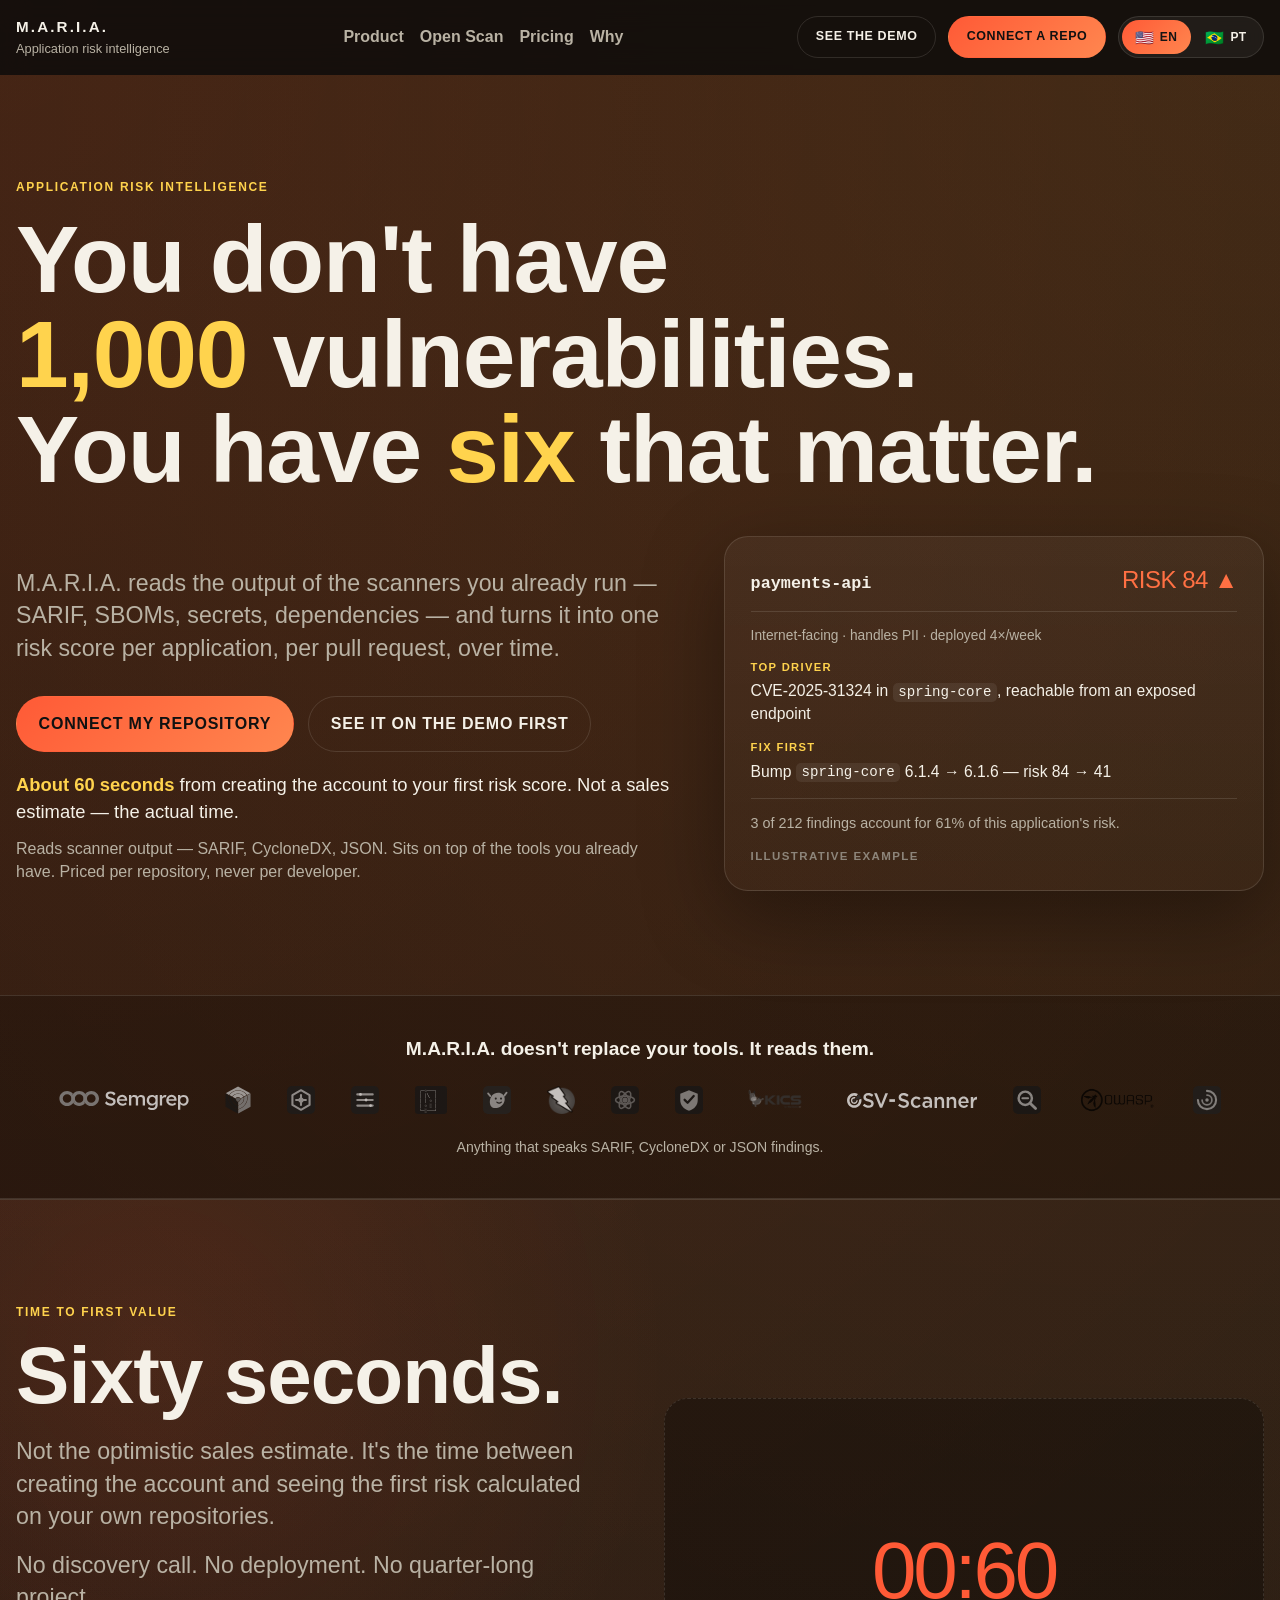
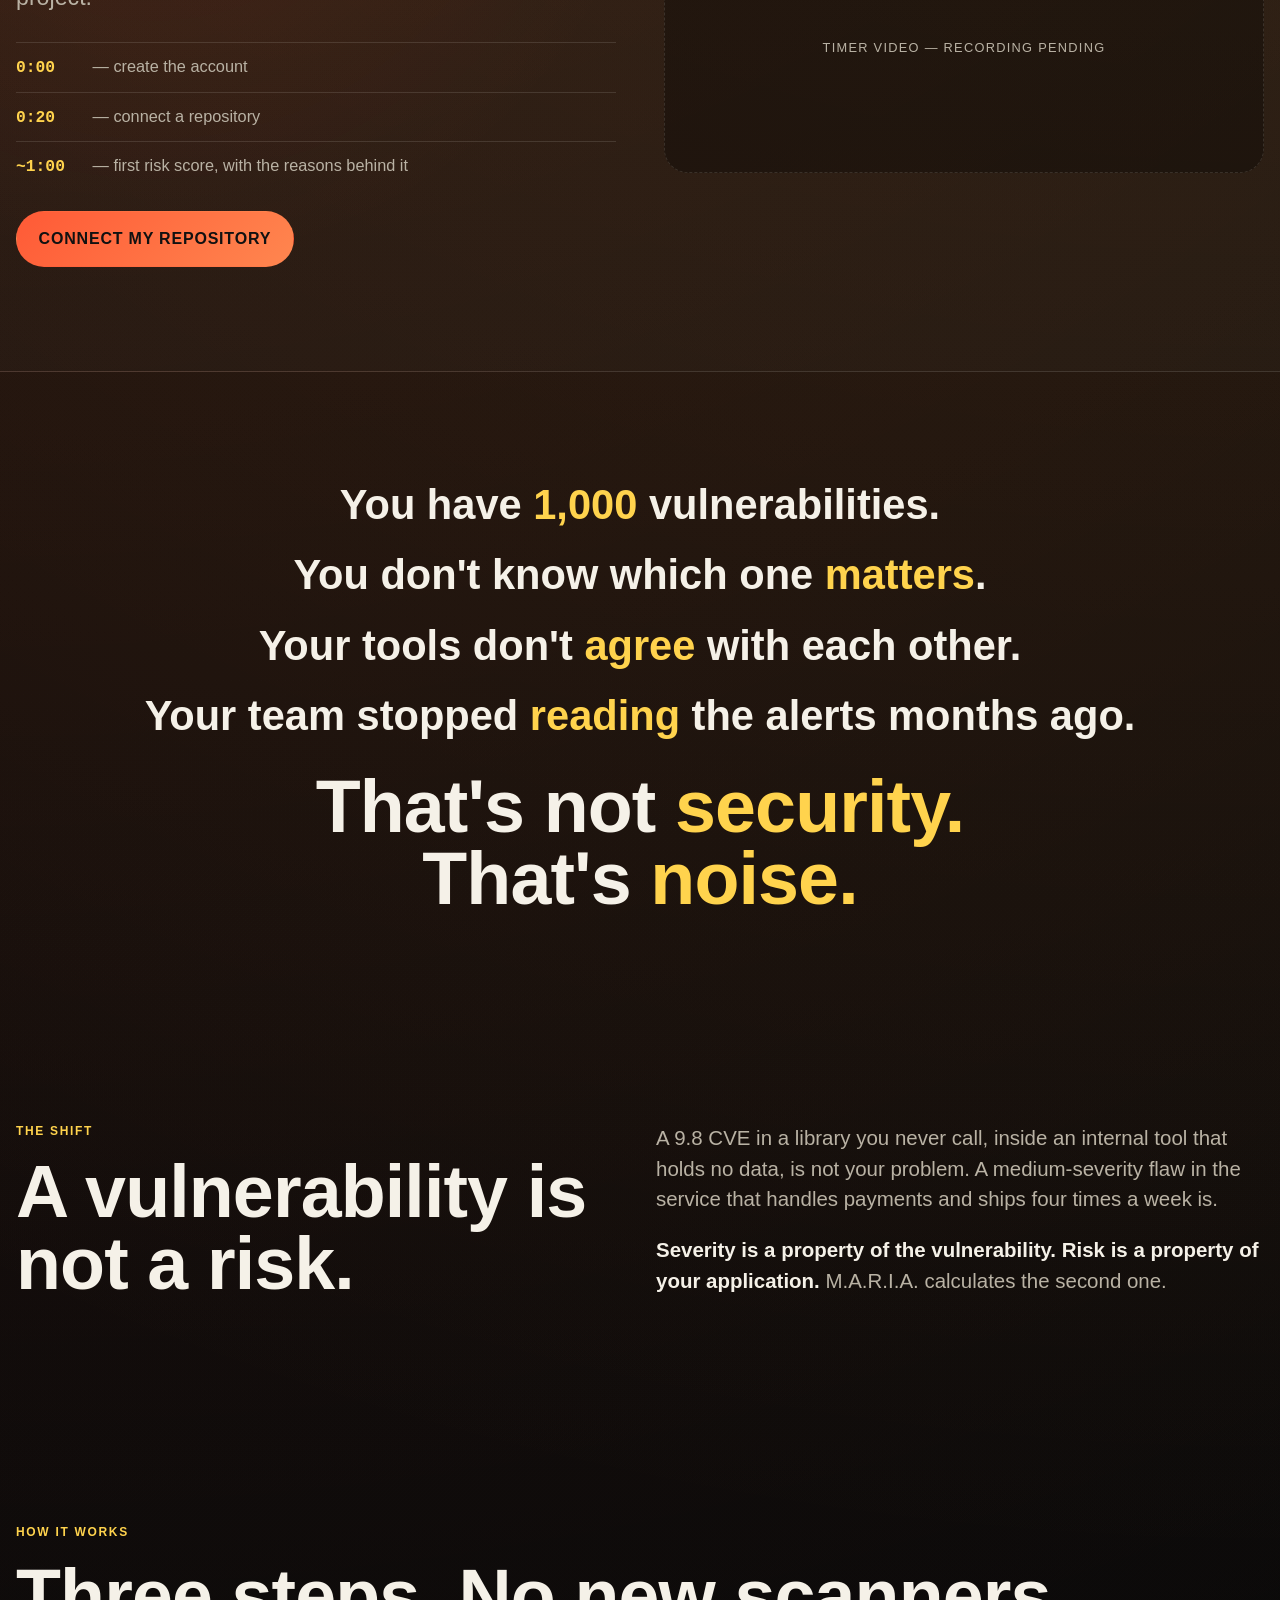
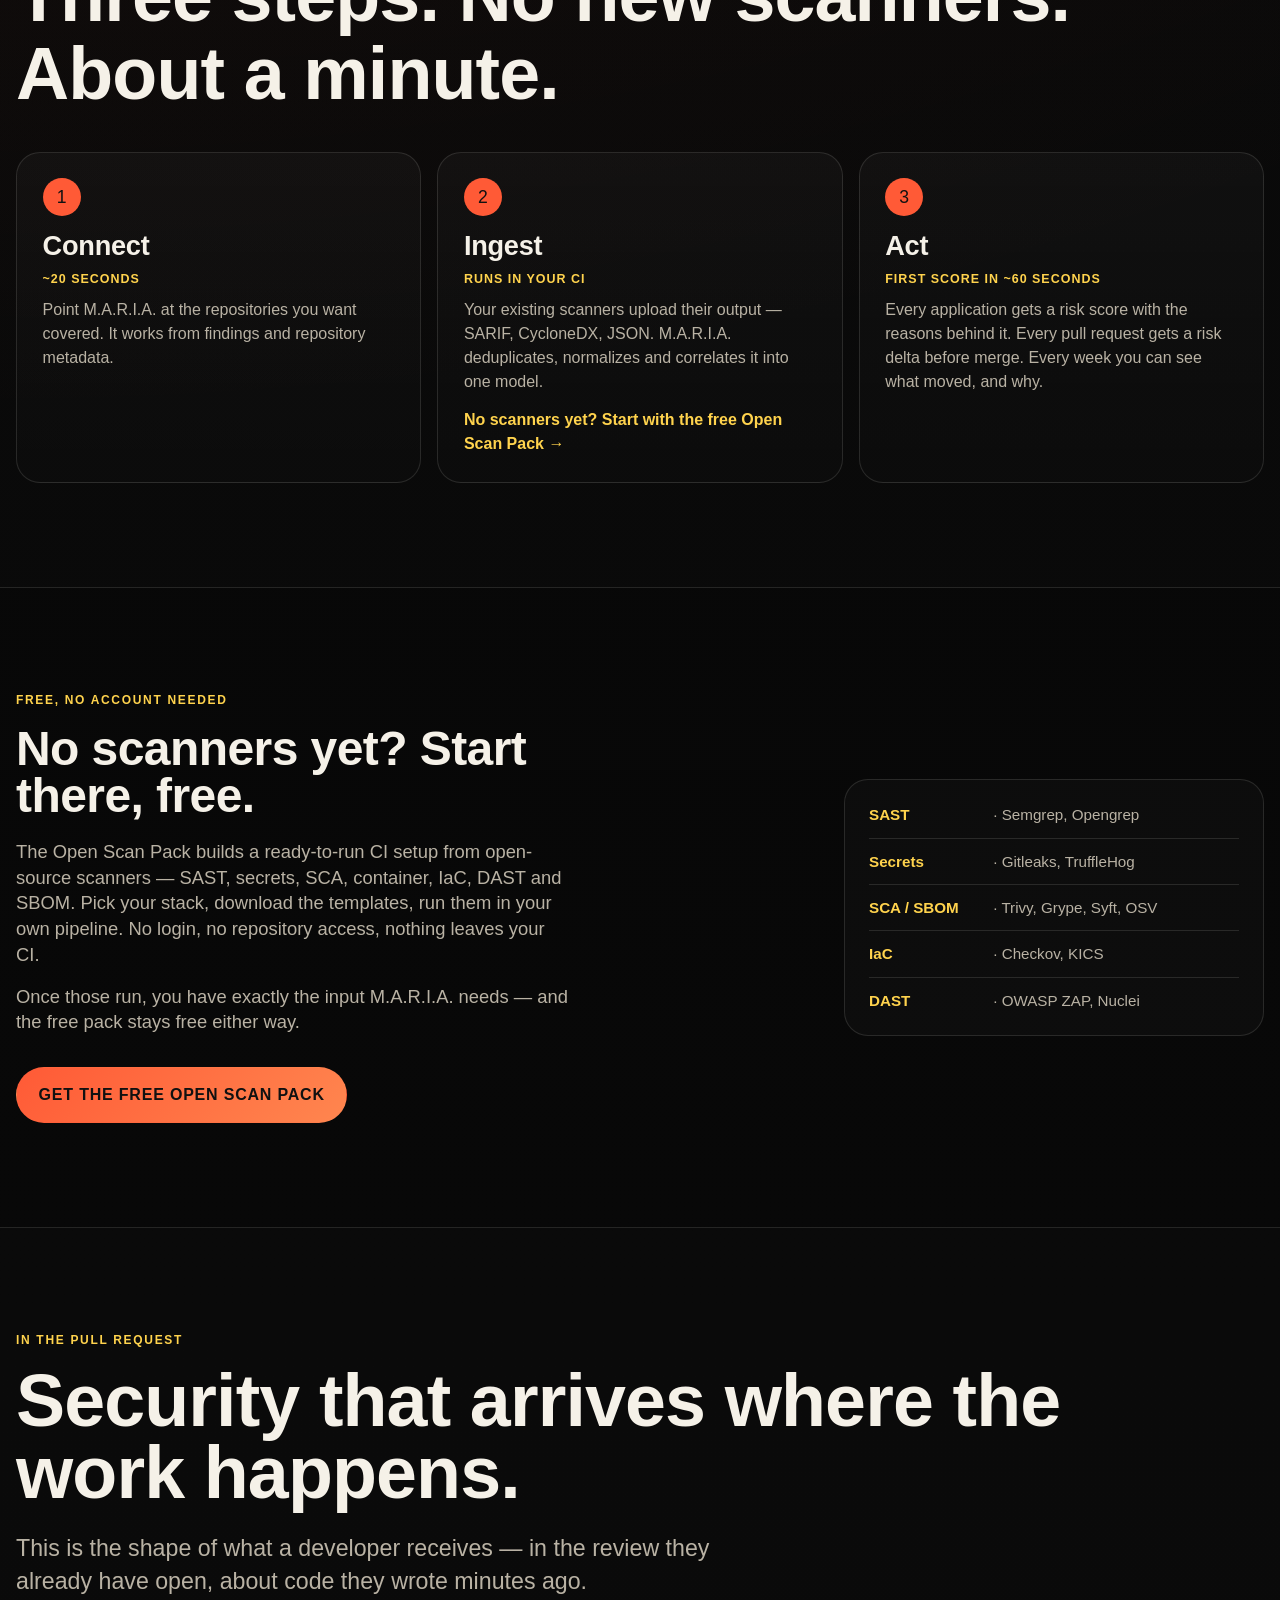
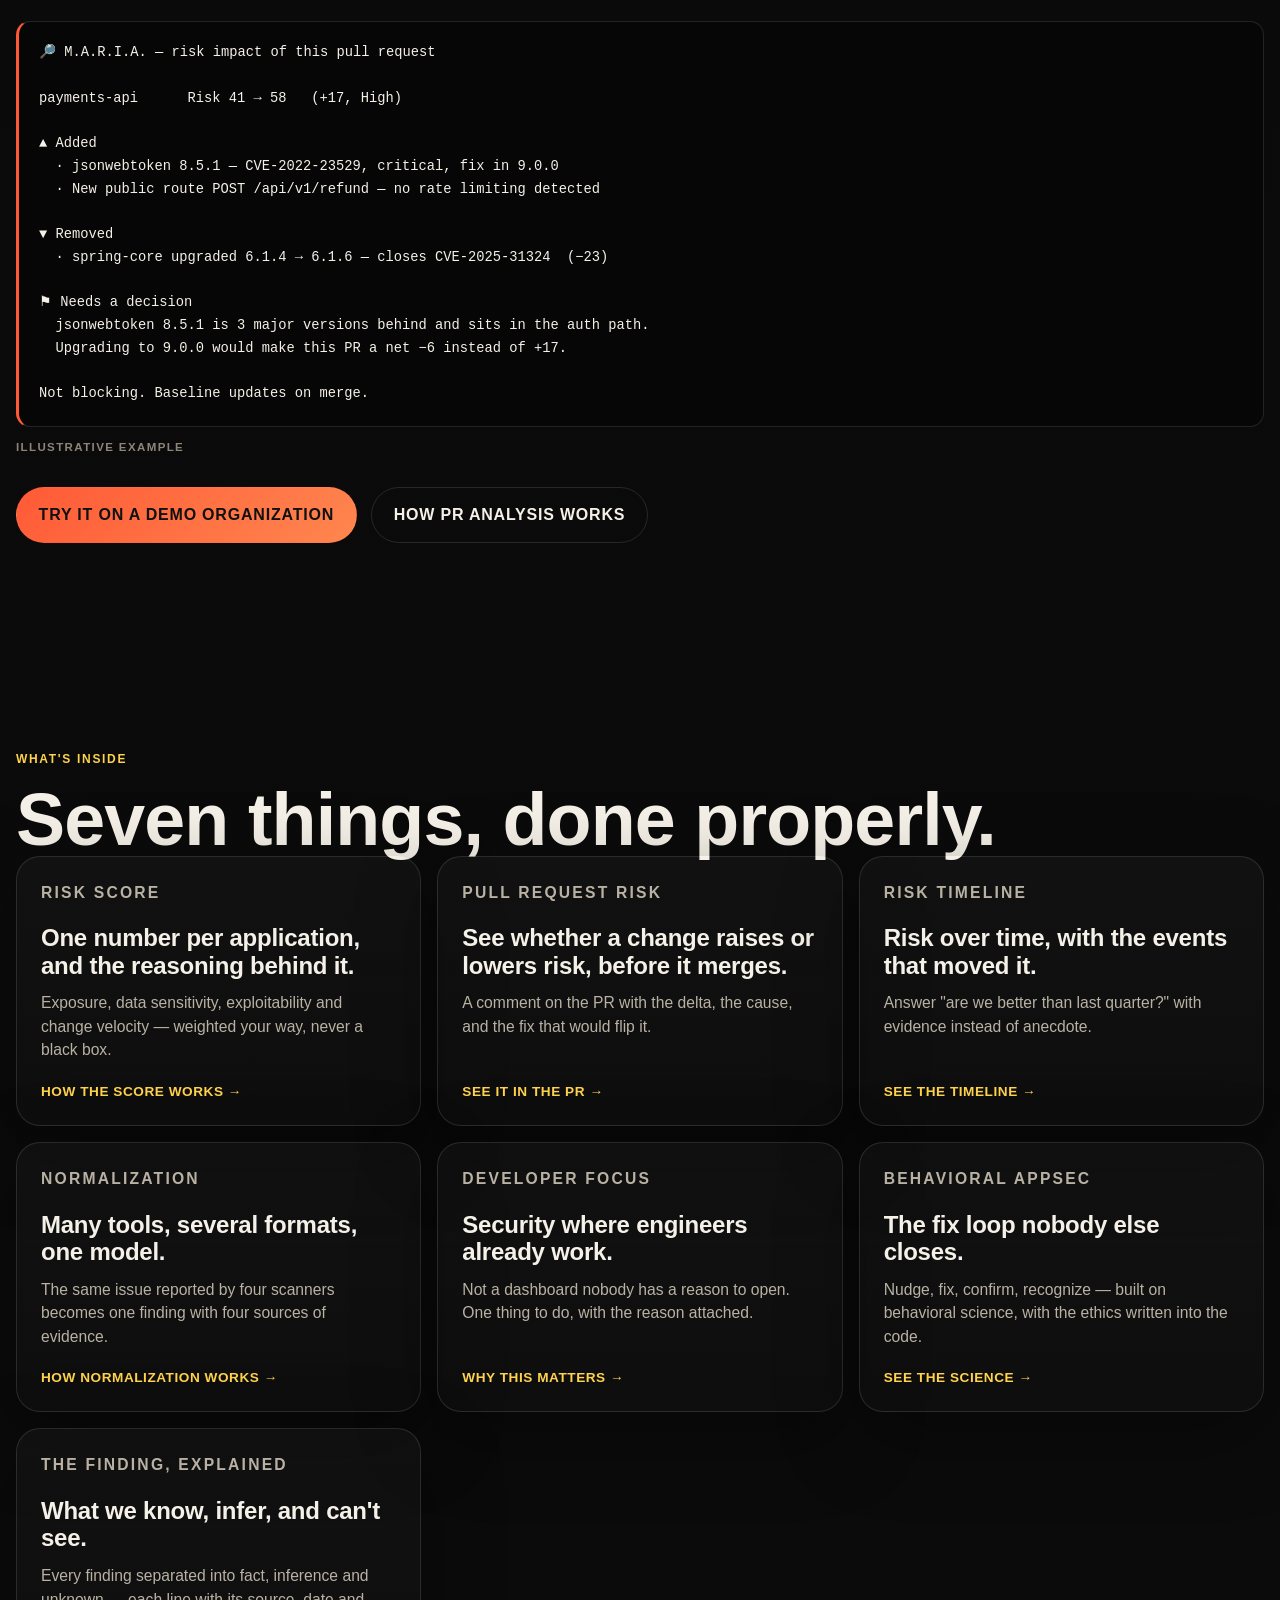
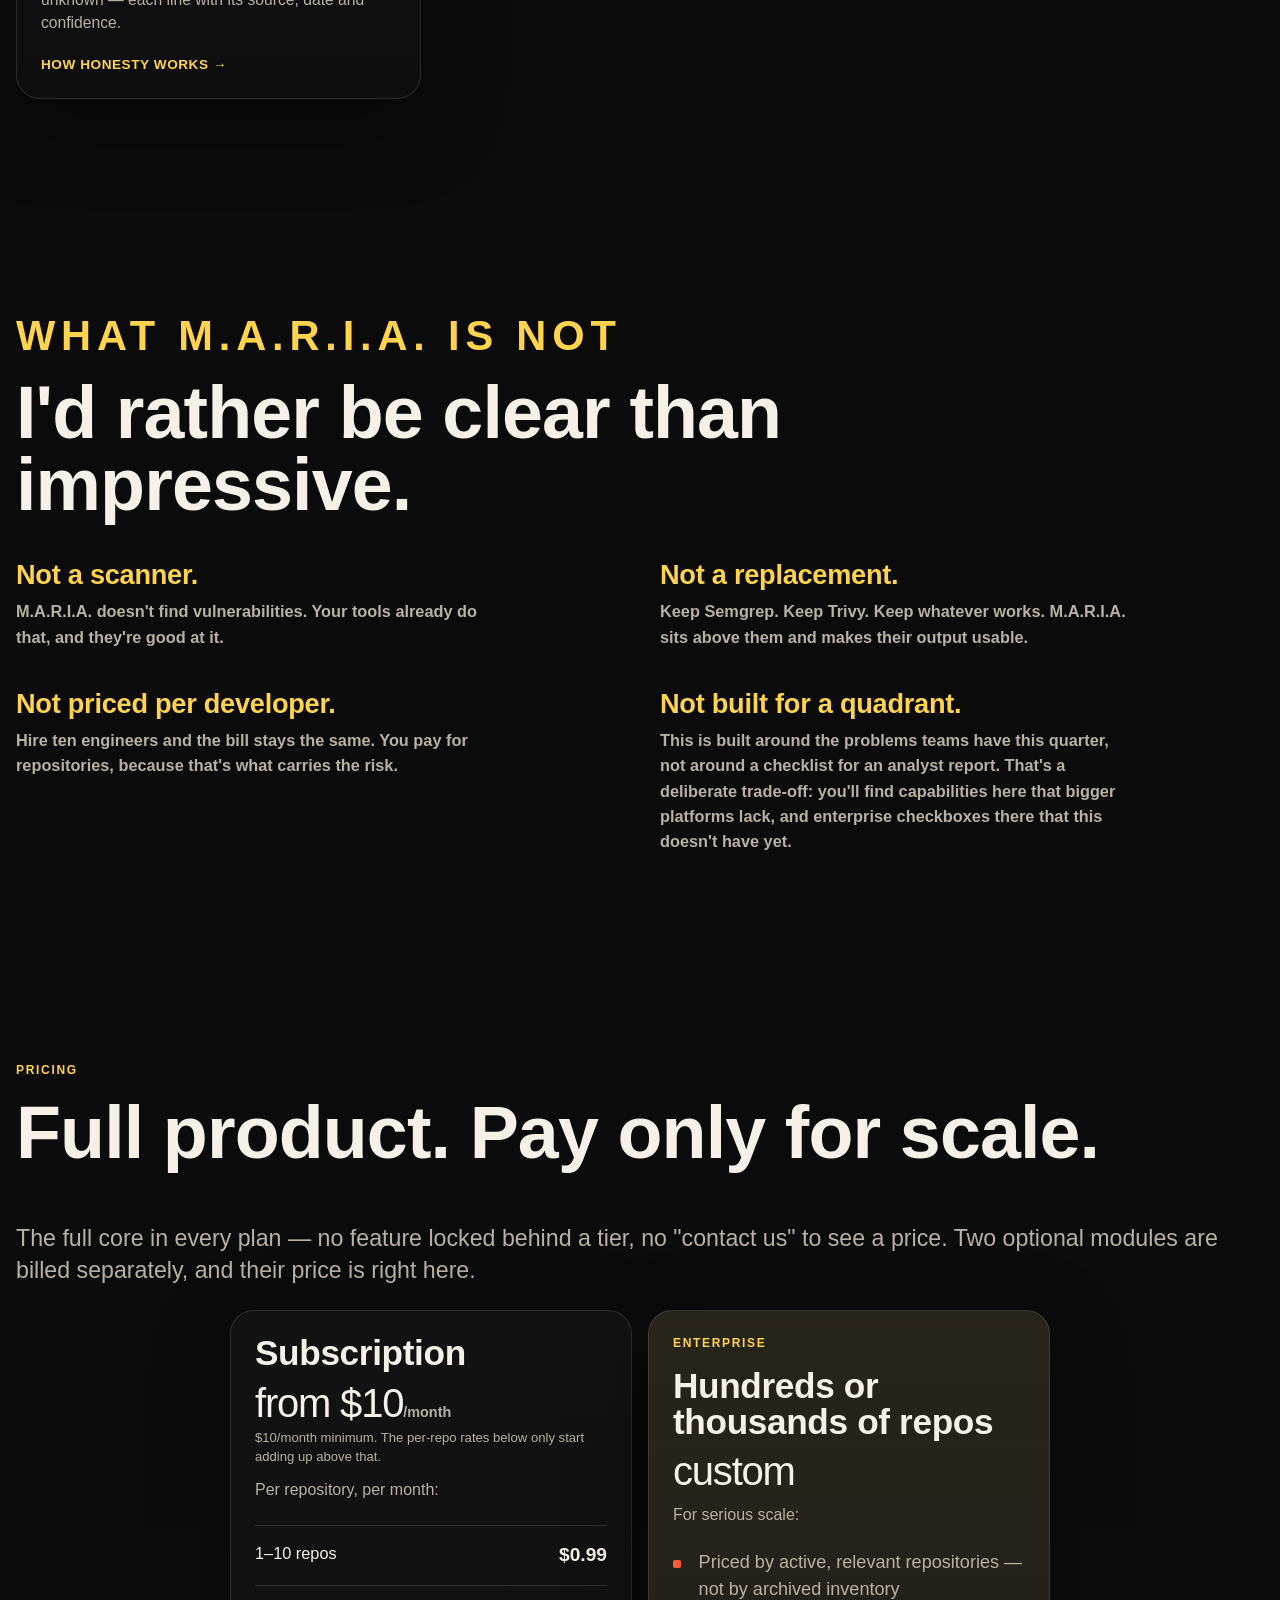
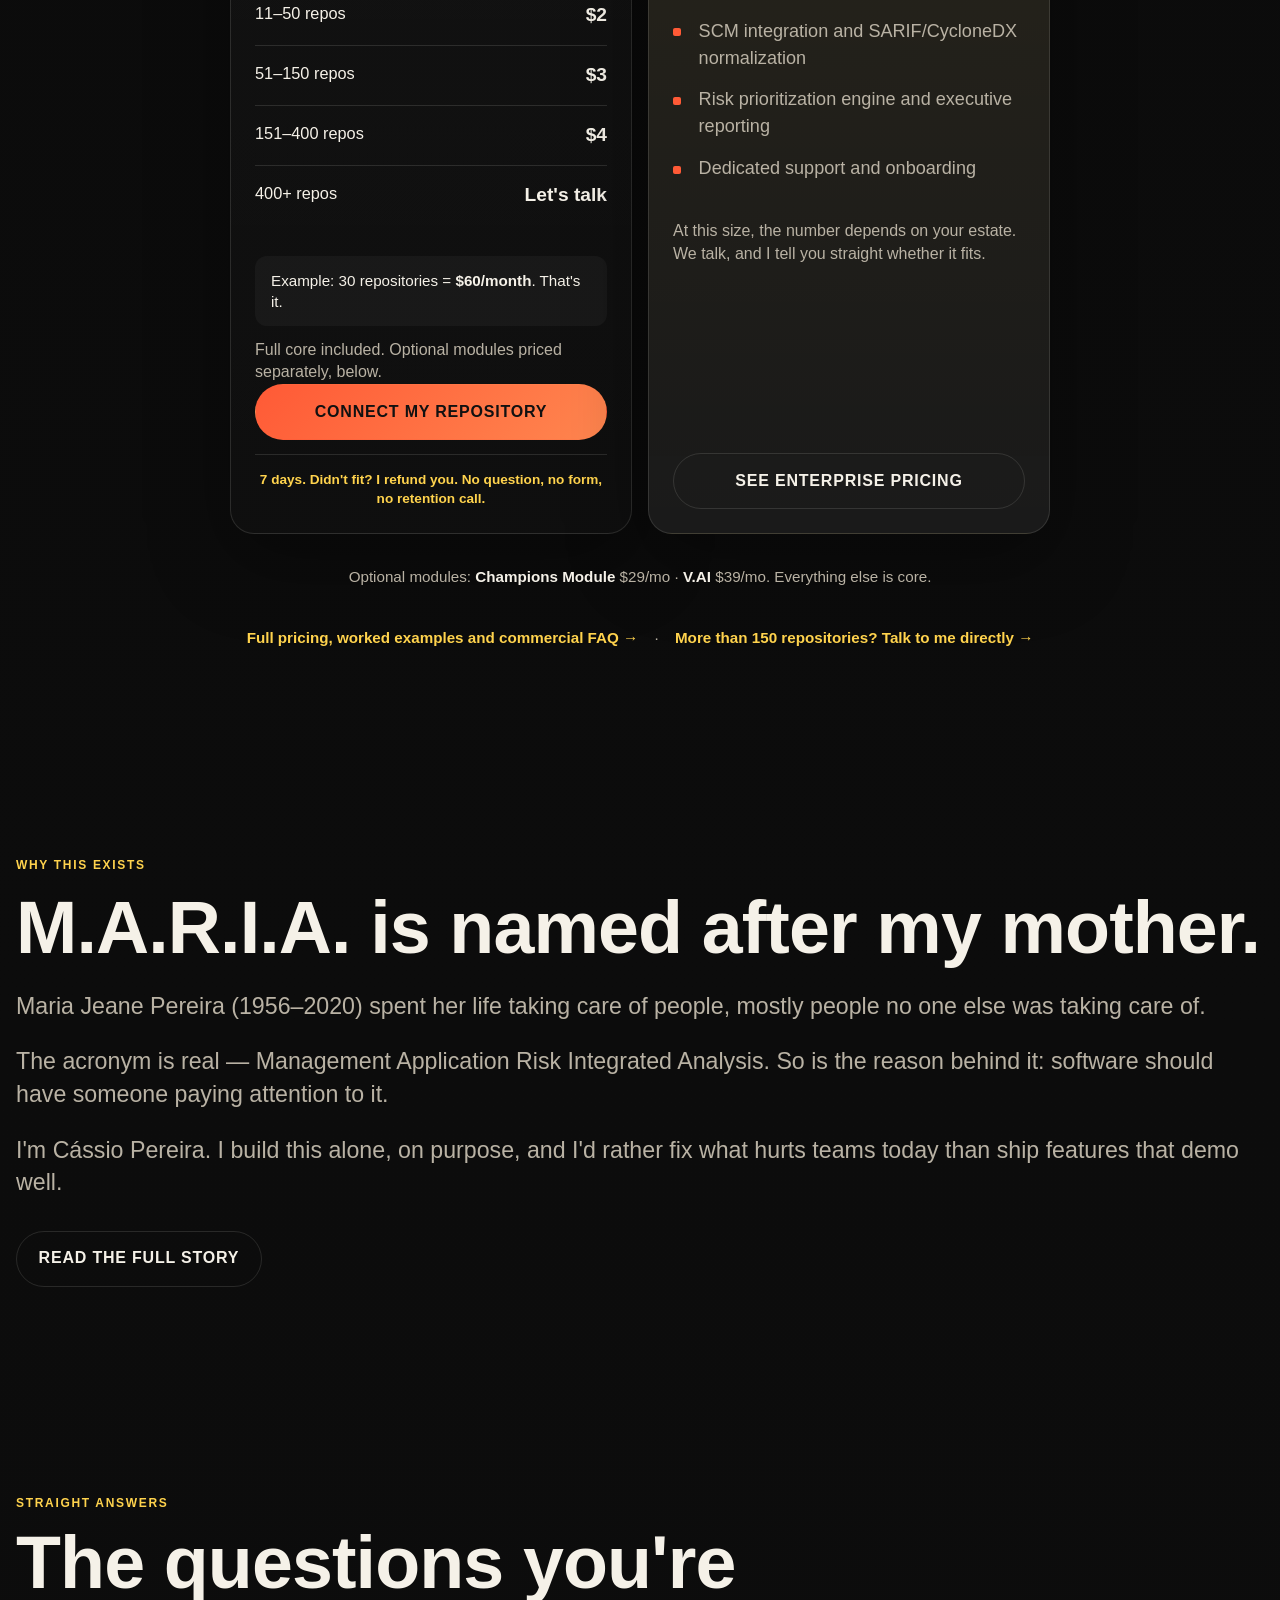
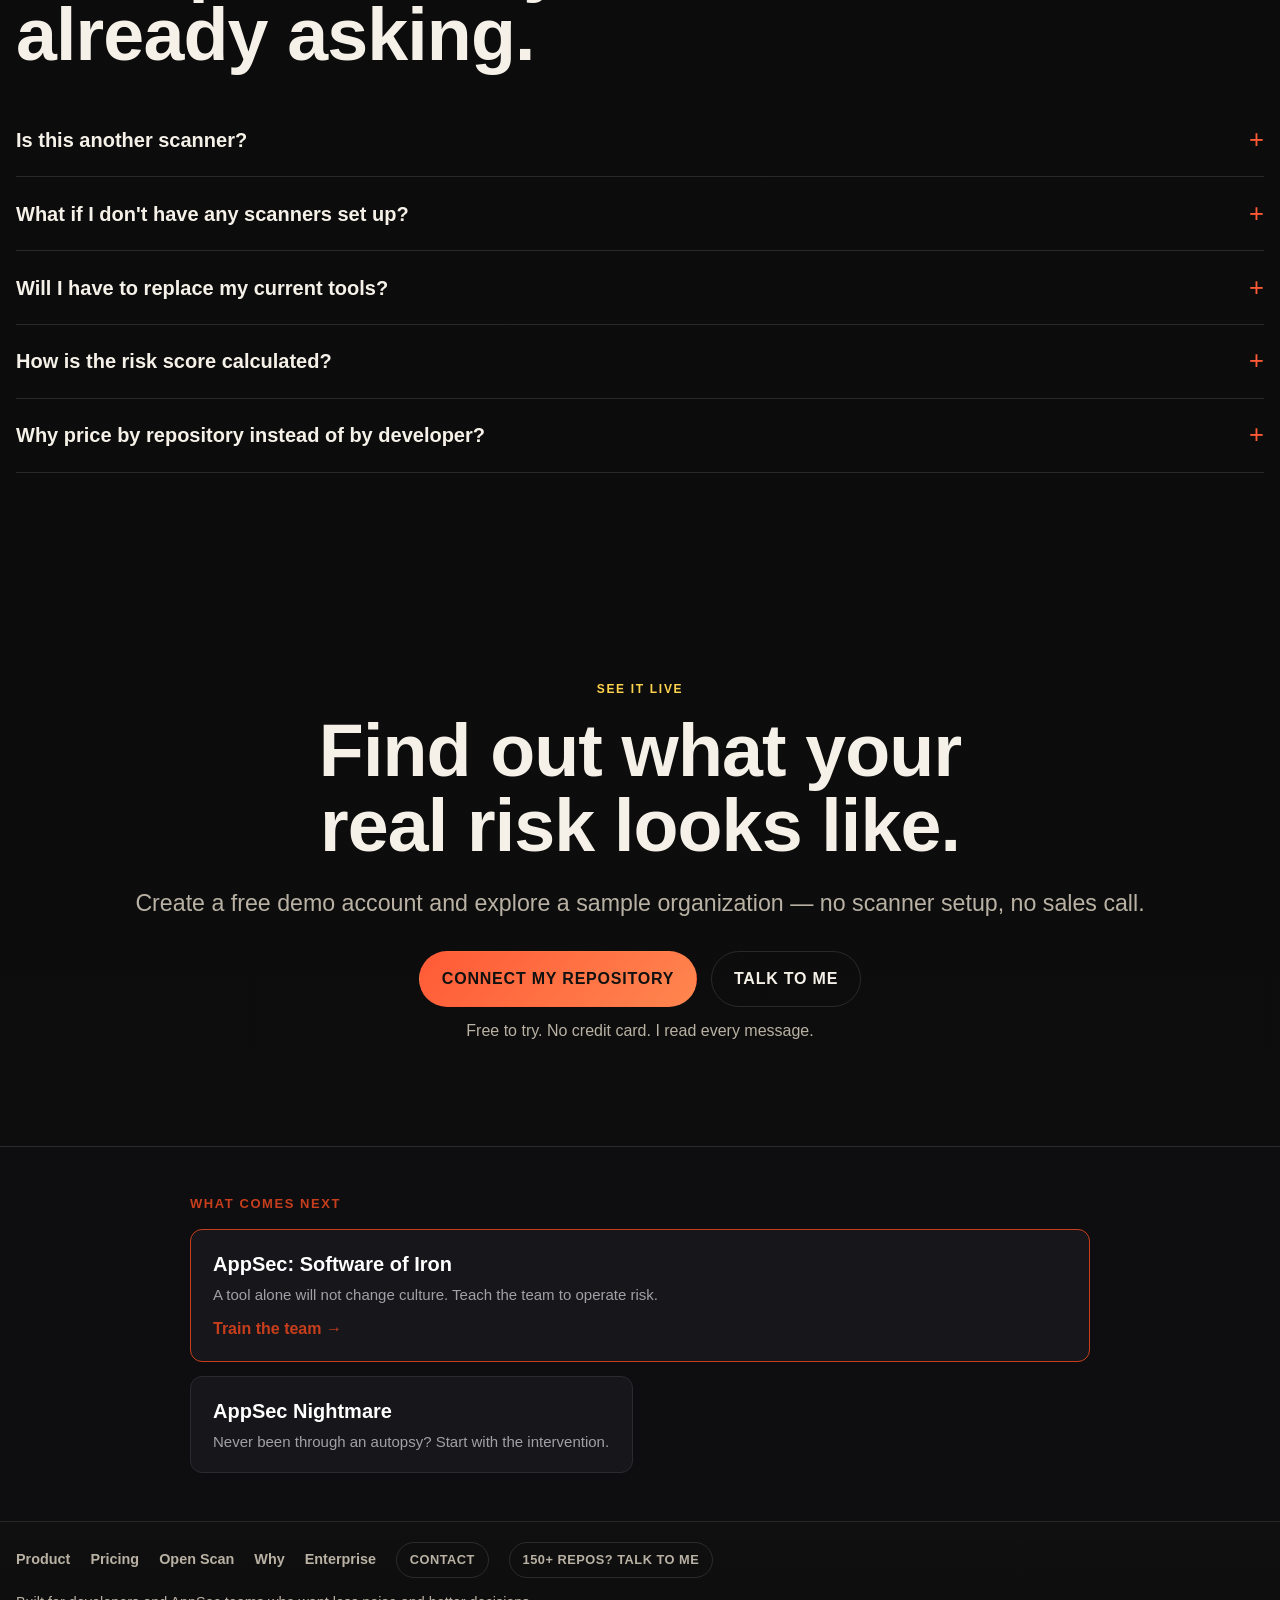
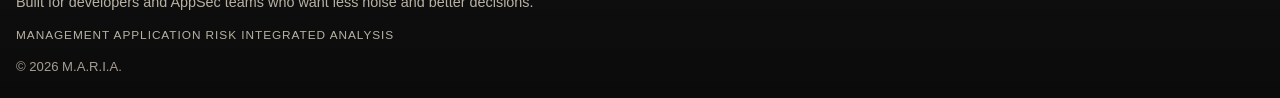
<file: index.html>
<!DOCTYPE html>
<html lang="en">
<head>
    <meta charset="UTF-8">
    <meta name="viewport" content="width=device-width, initial-scale=1.0">
    <title>M.A.R.I.A. | Application Risk Intelligence</title>
    <meta name="description" content="About 60 seconds from account to your first risk score. M.A.R.I.A. reads the scanners you already run and turns them into one risk score per application, per pull request, over time. From $10/month, priced per repository.">
    <meta name="robots" content="index, follow">
    <meta name="author" content="M.A.R.I.A.">
    <link rel="canonical" href="https://mariaappsec.com/">
    <meta property="og:type" content="website">
    <meta property="og:title" content="M.A.R.I.A. | From signup to your first risk score in 60 seconds">
    <meta property="og:description" content="Not a sales estimate — the actual time. Application risk intelligence on top of the security tools you already run. From $10/month, priced per repository, never per developer.">
    <meta property="og:url" content="https://mariaappsec.com/">
    <meta property="og:site_name" content="M.A.R.I.A.">
    <meta property="og:locale" content="en_US">
    <meta property="og:image" content="https://mariaappsec.com/img/maria.png">
    <meta name="twitter:card" content="summary_large_image">
    <meta name="twitter:title" content="M.A.R.I.A. | First risk score in 60 seconds">
    <meta name="twitter:description" content="Connect a repository, get one honest risk score per application. Built on the scanners you already run. From $10/month.">
    <meta name="twitter:image" content="https://mariaappsec.com/img/maria.png">
    <link rel="stylesheet" href="css/styles.css">
    <script>document.documentElement.classList.add('i18n-pending');</script>
    <script src="i18n/translations.js"></script>
    <script type="application/ld+json">
    {
      "@context": "https://schema.org",
      "@type": "SoftwareApplication",
      "name": "M.A.R.I.A.",
      "alternateName": "Management Application Risk Integrated Analysis",
      "applicationCategory": "SecurityApplication",
      "operatingSystem": "Web",
      "url": "https://mariaappsec.com/",
      "description": "Application risk intelligence. M.A.R.I.A. normalizes findings from existing security scanners, calculates an application risk score, shows risk impact per pull request, and tracks risk over time.",
      "offers": {
        "@type": "AggregateOffer",
        "priceCurrency": "USD",
        "lowPrice": "10",
        "highPrice": "249",
        "offerCount": "2",
        "url": "https://mariaappsec.com/pricing/"
      }
    }
    </script>
    <!-- Google tag (gtag.js) -->
    <script async src="https://www.googletagmanager.com/gtag/js?id=G-09VC70Q0TF"></script>
    <script>
        window.dataLayer = window.dataLayer || [];
        function gtag(){dataLayer.push(arguments);}
        gtag('js', new Date());
        gtag('config', 'G-09VC70Q0TF');
    </script>
  <!-- GA4 propriedade compartilhada cassiodeveloper.com.br (config adicional, reaproveita loader existente) -->
  <script>window.dataLayer=window.dataLayer||[];function gtag(){dataLayer.push(arguments);}gtag('config','G-NL5R9VPGV9');</script>
</head>
<body data-page="index">
    <a class="skip-link" href="#main" data-i18n="a11y.skip">Skip to content</a>

    <header class="site-header" id="home">
        <div class="container header-inner">
            <a class="brand" href="/" data-i18n-aria="nav.homeAria" aria-label="M.A.R.I.A. home">
                <span class="brand-mark">M.A.R.I.A.</span>
                <span class="brand-copy" data-i18n="brand.copy">Application risk intelligence</span>
            </a>
            <nav class="site-nav" aria-label="Primary">
                <a href="/product/" data-i18n="nav.product">Product</a>
                <a href="/openscan/" data-i18n="nav.openscan">Open Scan</a>
                <a href="/pricing/" data-i18n="nav.pricing">Pricing</a>
                <a href="/why/" data-i18n="nav.why">Why</a>
            </nav>
            <div class="header-actions">
                <a class="button button-secondary button-compact" href="https://demo.mariaappsec.com" target="_blank" rel="noreferrer" data-track-event="demo_click" data-track-location="nav_top" data-i18n="cta.demoShort">See the demo</a>
                <a class="button button-primary button-compact" href="https://demo.mariaappsec.com/auth/register" target="_blank" rel="noreferrer" data-track-event="demo_register_click" data-track-location="nav_top" data-i18n="cta.connectShort">Connect a repo</a>
                <div class="lang-toggle" role="group" aria-label="Language selector" data-active-lang="en-US">
                    <button type="button" data-lang="en-US" aria-pressed="true"><span class="lang-flag" aria-hidden="true">🇺🇸</span><span class="lang-label">EN</span></button>
                    <button type="button" data-lang="pt-BR" aria-pressed="false"><span class="lang-flag" aria-hidden="true">🇧🇷</span><span class="lang-label">PT</span></button>
                </div>
            </div>
        </div>
    </header>

    <main id="main">
        <section class="hero section">
            <div class="container hero-grid">
                <div class="hero-head">
                    <p class="eyebrow" data-i18n="hero.eyebrow">Application Risk Intelligence</p>
                    <h1 data-i18n="hero.h1">You don't have <span class="text-highlight">1,000</span> vulnerabilities.<br />You have <span class="text-highlight">six</span> that matter.</h1>
                </div>
                <div class="hero-copy">
                    <p class="hero-subtitle" data-i18n="hero.sub">M.A.R.I.A. reads the output of the scanners you already run &mdash; SARIF, SBOMs, secrets, dependencies &mdash; and turns it into one risk score per application, per pull request, over time.</p>
                    <div class="hero-actions">
                        <a class="button button-primary" href="https://demo.mariaappsec.com/auth/register" target="_blank" rel="noreferrer" data-track-event="demo_register_click" data-track-location="hero_primary" data-i18n="cta.connect">Connect my repository</a>
                        <a class="button button-secondary" href="https://demo.mariaappsec.com" target="_blank" rel="noreferrer" data-track-event="demo_click" data-track-location="hero_secondary" data-i18n="cta.demo">See it on the demo first</a>
                    </div>
                    <p class="hero-timer" data-i18n="hero.timer"><strong>About 60 seconds</strong> from creating the account to your first risk score. Not a sales estimate &mdash; the actual time.</p>
                    <p class="hero-trust" data-i18n="hero.trust">Reads scanner output &mdash; SARIF, CycloneDX, JSON. Sits on top of the tools you already have. Priced per repository, never per developer.</p>
                </div>
                <div class="hero-panel" aria-label="Example application risk view">
                    <div class="evidence-card">
                        <div class="evidence-head">
                            <span class="evidence-app">payments-api</span>
                            <span class="evidence-score high">RISK 84 <span aria-hidden="true">&#9650;</span></span>
                        </div>
                        <p class="evidence-context" data-i18n="hero.card.context">Internet-facing &middot; handles PII &middot; deployed 4&times;/week</p>
                        <dl class="evidence-facts">
                            <div>
                                <dt data-i18n="hero.card.driverLabel">Top driver</dt>
                                <dd data-i18n="hero.card.driverValue">CVE-2025-31324 in <code>spring-core</code>, reachable from an exposed endpoint</dd>
                            </div>
                            <div>
                                <dt data-i18n="hero.card.fixLabel">Fix first</dt>
                                <dd data-i18n="hero.card.fixValue">Bump <code>spring-core</code> 6.1.4 &rarr; 6.1.6 &mdash; risk 84 &rarr; 41</dd>
                            </div>
                        </dl>
                        <p class="evidence-footnote" data-i18n="hero.card.footnote">3 of 212 findings account for 61% of this application's risk.</p>
                        <p class="evidence-tag" data-i18n="common.illustrative">Illustrative example</p>
                    </div>
                </div>
            </div>
        </section>

        <section class="integrations section-tight">
            <div class="container">
                <p class="integrations-title" data-i18n="integrations.title">M.A.R.I.A. doesn't replace your tools. It reads them.</p>
                <ul class="integrations-strip">
                    <li><img src="img/integrations/semgrep.svg" alt="Semgrep" loading="lazy" width="120" height="32"></li>
                    <li><img src="img/integrations/trivy.svg" alt="Trivy" loading="lazy" width="120" height="32"></li>
                    <li><img src="img/integrations/grype.svg" alt="Grype" loading="lazy" width="120" height="32"></li>
                    <li><img src="img/integrations/syft.svg" alt="Syft" loading="lazy" width="120" height="32"></li>
                    <li><img src="img/integrations/gitleaks.svg" alt="Gitleaks" loading="lazy" width="120" height="32"></li>
                    <li><img src="img/integrations/trufflehog.svg" alt="TruffleHog" loading="lazy" width="120" height="32"></li>
                    <li><img src="img/integrations/owasp-zap.png" alt="OWASP ZAP" loading="lazy" width="120" height="32"></li>
                    <li><img src="img/integrations/nuclei.svg" alt="Nuclei" loading="lazy" width="120" height="32"></li>
                    <li><img src="img/integrations/checkov.svg" alt="Checkov" loading="lazy" width="120" height="32"></li>
                    <li><img src="img/integrations/kics.png" alt="KICS" loading="lazy" width="120" height="32"></li>
                    <li><img src="img/integrations/osv-scanner.svg" alt="OSV-Scanner" loading="lazy" width="120" height="32"></li>
                    <li><img src="img/integrations/opengrep.svg" alt="Opengrep" loading="lazy" width="120" height="32"></li>
                    <li><img src="img/integrations/dependency-check.png" alt="OWASP Dependency-Check" loading="lazy" width="120" height="32"></li>
                    <li><img src="img/integrations/cyclonedx.svg" alt="CycloneDX" loading="lazy" width="120" height="32"></li>
                </ul>
                <p class="integrations-note" data-i18n="integrations.note">Anything that speaks SARIF, CycloneDX or JSON findings.</p>
            </div>
        </section>

        <section class="section sixty-section" id="sixty-seconds">
            <div class="container sixty-grid">
                <div class="sixty-copy">
                    <p class="eyebrow" data-i18n="sixty.eyebrow">TIME TO FIRST VALUE</p>
                    <h2 data-i18n="sixty.h2">Sixty seconds.</h2>
                    <p class="section-copy" data-i18n="sixty.p1">Not the optimistic sales estimate. It's the time between creating the account and seeing the first risk calculated on your own repositories.</p>
                    <p class="section-copy" data-i18n="sixty.p2">No discovery call. No deployment. No quarter-long project.</p>
                    <ul class="sixty-list">
                        <li data-i18n="sixty.item1"><strong>0:00</strong> &mdash; create the account</li>
                        <li data-i18n="sixty.item2"><strong>0:20</strong> &mdash; connect a repository</li>
                        <li data-i18n="sixty.item3"><strong>~1:00</strong> &mdash; first risk score, with the reasons behind it</li>
                    </ul>
                    <div class="section-actions">
                        <a class="button button-primary" href="https://demo.mariaappsec.com/auth/register" target="_blank" rel="noreferrer" data-track-event="demo_register_click" data-track-location="sixty_block" data-i18n="cta.connect">Connect my repository</a>
                    </div>
                </div>
                <!-- TODO(cassio): substituir pelo vídeo do cronômetro quando gravado.
                     Sugestão: <video> com poster, muted, playsinline, controls, preload="none"
                     para não pesar no LCP. O placeholder abaixo mantém o layout. -->
                <figure class="sixty-media" aria-label="Timer video placeholder">
                    <div class="sixty-placeholder">
                        <span class="sixty-clock" aria-hidden="true">00:60</span>
                        <p data-i18n="sixty.videoNote">Timer video &mdash; recording pending</p>
                    </div>
                </figure>
            </div>
        </section>

        <section class="pain section">
            <div class="container narrow">
                <p data-i18n="pain.line1">You have <span class="text-highlight">1,000</span> vulnerabilities.</p>
                <p data-i18n="pain.line2">You don't know which one <span class="text-highlight">matters</span>.</p>
                <p data-i18n="pain.line3">Your tools don't <span class="text-highlight">agree</span> with each other.</p>
                <p data-i18n="pain.line4">Your team stopped <span class="text-highlight">reading</span> the alerts months ago.</p>
                <h2 data-i18n="pain.h2">That's not <span class="text-highlight">security.</span><br />That's <span class="text-highlight">noise.</span></h2>
            </div>
        </section>

        <section class="solution section">
            <div class="container split">
                <div>
                    <p class="eyebrow" data-i18n="shift.eyebrow">THE SHIFT</p>
                    <h2 data-i18n="shift.h2">A vulnerability is not a risk.</h2>
                </div>
                <div class="shift-copy">
                    <p class="section-copy" data-i18n="shift.p1">A 9.8 CVE in a library you never call, inside an internal tool that holds no data, is not your problem. A medium-severity flaw in the service that handles payments and ships four times a week is.</p>
                    <p class="section-copy" data-i18n="shift.p2"><strong>Severity is a property of the vulnerability. Risk is a property of your application.</strong> M.A.R.I.A. calculates the second one.</p>
                </div>
            </div>
        </section>

        <section class="flow section">
            <div class="container">
                <p class="eyebrow" data-i18n="how.eyebrow">HOW IT WORKS</p>
                <h2 data-i18n="how.h2">Three steps. No new scanners. About a minute.</h2>
                <ol class="step-list">
                    <li>
                        <span class="step-number" aria-hidden="true">1</span>
                        <h3 data-i18n="how.step1.title">Connect</h3>
                        <p class="step-time" data-i18n="how.step1.time">~20 seconds</p>
                        <p data-i18n="how.step1.body">Point M.A.R.I.A. at the repositories you want covered. It works from findings and repository metadata.</p>
                    </li>
                    <li>
                        <span class="step-number" aria-hidden="true">2</span>
                        <h3 data-i18n="how.step2.title">Ingest</h3>
                        <p class="step-time" data-i18n="how.step2.time">Runs in your CI</p>
                        <p data-i18n="how.step2.body">Your existing scanners upload their output &mdash; SARIF, CycloneDX, JSON. M.A.R.I.A. deduplicates, normalizes and correlates it into one model.</p>
                        <p class="step-aside"><a href="/openscan/" data-track-event="openscan_click" data-track-location="how_step2" data-i18n="how.step2.link">No scanners yet? Start with the free Open Scan Pack &rarr;</a></p>
                    </li>
                    <li>
                        <span class="step-number" aria-hidden="true">3</span>
                        <h3 data-i18n="how.step3.title">Act</h3>
                        <p class="step-time" data-i18n="how.step3.time">First score in ~60 seconds</p>
                        <p data-i18n="how.step3.body">Every application gets a risk score with the reasons behind it. Every pull request gets a risk delta before merge. Every week you can see what moved, and why.</p>
                    </li>
                </ol>
            </div>
        </section>

        <section class="section openscan-promo">
            <div class="container openscan-promo-grid">
                <div>
                    <p class="eyebrow" data-i18n="osp.eyebrow">FREE, NO ACCOUNT NEEDED</p>
                    <h2 data-i18n="osp.h2">No scanners yet? Start there, free.</h2>
                    <p class="section-copy" data-i18n="osp.body">The Open Scan Pack builds a ready-to-run CI setup from open-source scanners &mdash; SAST, secrets, SCA, container, IaC, DAST and SBOM. Pick your stack, download the templates, run them in your own pipeline. No login, no repository access, nothing leaves your CI.</p>
                    <p class="section-copy" data-i18n="osp.bridge">Once those run, you have exactly the input M.A.R.I.A. needs &mdash; and the free pack stays free either way.</p>
                    <div class="section-actions">
                        <a class="button button-primary" href="/openscan/" data-track-event="openscan_click" data-track-location="home_promo" data-i18n="cta.openscan">Get the free Open Scan Pack</a>
                    </div>
                </div>
                <ul class="openscan-promo-list">
                    <li data-i18n="osp.item1"><strong>SAST</strong> &middot; Semgrep, Opengrep</li>
                    <li data-i18n="osp.item2"><strong>Secrets</strong> &middot; Gitleaks, TruffleHog</li>
                    <li data-i18n="osp.item3"><strong>SCA / SBOM</strong> &middot; Trivy, Grype, Syft, OSV</li>
                    <li data-i18n="osp.item4"><strong>IaC</strong> &middot; Checkov, KICS</li>
                    <li data-i18n="osp.item5"><strong>DAST</strong> &middot; OWASP ZAP, Nuclei</li>
                </ul>
            </div>
        </section>

        <section class="evidence section">
            <div class="container">
                <p class="eyebrow" data-i18n="evidence.eyebrow">IN THE PULL REQUEST</p>
                <h2 data-i18n="evidence.h2">Security that arrives where the work happens.</h2>
                <p class="section-copy" data-i18n="evidence.sub">This is the shape of what a developer receives &mdash; in the review they already have open, about code they wrote minutes ago.</p>
                <pre class="code-block" aria-label="Example pull request comment"><code>🔎 M.A.R.I.A. — risk impact of this pull request

payments-api      Risk 41 → 58   (+17, High)

▲ Added
  · jsonwebtoken 8.5.1 — CVE-2022-23529, critical, fix in 9.0.0
  · New public route POST /api/v1/refund — no rate limiting detected

▼ Removed
  · spring-core upgraded 6.1.4 → 6.1.6 — closes CVE-2025-31324  (−23)

⚑ Needs a decision
  jsonwebtoken 8.5.1 is 3 major versions behind and sits in the auth path.
  Upgrading to 9.0.0 would make this PR a net −6 instead of +17.

Not blocking. Baseline updates on merge.</code></pre>
                <p class="evidence-tag" data-i18n="common.illustrative">Illustrative example</p>
                <div class="section-actions">
                    <a class="button button-primary" href="https://demo.mariaappsec.com" target="_blank" rel="noreferrer" data-track-event="demo_click" data-track-location="evidence_section" data-i18n="cta.demoTry">Try it on a demo organization</a>
                    <a class="button button-secondary" href="/product/pull-request-risk/" data-i18n="evidence.link">How PR analysis works</a>
                </div>
            </div>
        </section>

        <section class="value section">
            <div class="container">
                <p class="eyebrow" data-i18n="features.eyebrow">WHAT'S INSIDE</p>
                <h2 data-i18n="features.h2">Seven things, done properly.</h2>
                <div class="card-grid">
                    <article class="value-card">
                        <p class="card-kicker">Risk Score</p>
                        <h3 data-i18n="features.score.title">One number per application, and the reasoning behind it.</h3>
                        <p data-i18n="features.score.body">Exposure, data sensitivity, exploitability and change velocity &mdash; weighted your way, never a black box.</p>
                        <a href="/product/risk-score/" class="card-link" data-i18n="features.score.link">How the score works &rarr;</a>
                    </article>
                    <article class="value-card">
                        <p class="card-kicker">Pull Request Risk</p>
                        <h3 data-i18n="features.pr.title">See whether a change raises or lowers risk, before it merges.</h3>
                        <p data-i18n="features.pr.body">A comment on the PR with the delta, the cause, and the fix that would flip it.</p>
                        <a href="/product/pull-request-risk/" class="card-link" data-i18n="features.pr.link">See it in the PR &rarr;</a>
                    </article>
                    <article class="value-card">
                        <p class="card-kicker">Risk Timeline</p>
                        <h3 data-i18n="features.timeline.title">Risk over time, with the events that moved it.</h3>
                        <p data-i18n="features.timeline.body">Answer "are we better than last quarter?" with evidence instead of anecdote.</p>
                        <a href="/product/risk-timeline/" class="card-link" data-i18n="features.timeline.link">See the timeline &rarr;</a>
                    </article>
                    <article class="value-card">
                        <p class="card-kicker">Normalization</p>
                        <h3 data-i18n="features.norm.title">Many tools, several formats, one model.</h3>
                        <p data-i18n="features.norm.body">The same issue reported by four scanners becomes one finding with four sources of evidence.</p>
                        <a href="/product/normalization/" class="card-link" data-i18n="features.norm.link">How normalization works &rarr;</a>
                    </article>
                    <article class="value-card">
                        <p class="card-kicker">Developer Focus</p>
                        <h3 data-i18n="features.dev.title">Security where engineers already work.</h3>
                        <p data-i18n="features.dev.body">Not a dashboard nobody has a reason to open. One thing to do, with the reason attached.</p>
                        <a href="/product/for-developers/" class="card-link" data-i18n="features.dev.link">Why this matters &rarr;</a>
                    </article>
                    <article class="value-card">
                        <p class="card-kicker">Behavioral AppSec</p>
                        <h3 data-i18n="features.champ.title">The fix loop nobody else closes.</h3>
                        <p data-i18n="features.champ.body">Nudge, fix, confirm, recognize &mdash; built on behavioral science, with the ethics written into the code.</p>
                        <a href="/product/security-champions/" class="card-link" data-i18n="features.champ.link">See the science &rarr;</a>
                    </article>
                    <article class="value-card">
                        <p class="card-kicker">The Finding, Explained</p>
                        <h3 data-i18n="features.fd.title">What we know, infer, and can't see.</h3>
                        <p data-i18n="features.fd.body">Every finding separated into fact, inference and unknown &mdash; each line with its source, date and confidence.</p>
                        <a href="/product/finding-detail/" class="card-link" data-i18n="features.fd.link">How honesty works &rarr;</a>
                    </article>
                </div>
            </div>
        </section>

        <section class="difference section">
            <div class="container">
                <p class="eyebrow" data-i18n="diff.eyebrow">WHAT M.A.R.I.A. IS NOT</p>
                <h2 data-i18n="diff.h2">I'd rather be clear than impressive.</h2>
                <div class="not-grid">
                    <article>
                        <h3 data-i18n="diff.scanner.title">Not a scanner.</h3>
                        <p data-i18n="diff.scanner.body">M.A.R.I.A. doesn't find vulnerabilities. Your tools already do that, and they're good at it.</p>
                    </article>
                    <article>
                        <h3 data-i18n="diff.replace.title">Not a replacement.</h3>
                        <p data-i18n="diff.replace.body">Keep Semgrep. Keep Trivy. Keep whatever works. M.A.R.I.A. sits above them and makes their output usable.</p>
                    </article>
                    <article>
                        <h3 data-i18n="diff.seat.title">Not priced per developer.</h3>
                        <p data-i18n="diff.seat.body">Hire ten engineers and the bill stays the same. You pay for repositories, because that's what carries the risk.</p>
                    </article>
                    <article>
                        <h3 data-i18n="diff.quadrant.title">Not built for a quadrant.</h3>
                        <p data-i18n="diff.quadrant.body">This is built around the problems teams have this quarter, not around a checklist for an analyst report. That's a deliberate trade-off: you'll find capabilities here that bigger platforms lack, and enterprise checkboxes there that this doesn't have yet.</p>
                    </article>
                </div>
            </div>
        </section>

        <section class="pricing section" id="pricing">
            <div class="container">
                <p class="eyebrow" data-i18n="pricing.eyebrow">PRICING</p>
                <h2 data-i18n="pricing.h2">Full product. Pay only for scale.</h2>
                <p class="section-copy" data-i18n="pricing.sub">The full core in every plan &mdash; no feature locked behind a tier, no "contact us" to see a price. Two optional modules are billed separately, and their price is right here.</p>
                <div class="pricing-grid is-two">
                    <article class="pricing-card">
                        <h3 data-i18n="pricing.monthly.title">Subscription</h3>
                        <p class="pricing-headline" data-i18n="pricing.monthly.headline">from $10<span>/month</span></p>
                        <p class="pricing-min" data-i18n="pricing.monthly.min">$10/month minimum. The per-repo rates below only start adding up above that.</p>
                        <p class="pricing-note" data-i18n="pricing.monthly.unit">Per repository, per month:</p>
                        <div class="pricing-table">
                            <div class="pricing-row"><span>1&ndash;10 <span data-i18n="pricing.repos">repos</span></span><strong>$0.99</strong></div>
                            <div class="pricing-row"><span>11&ndash;50 <span data-i18n="pricing.repos">repos</span></span><strong>$2</strong></div>
                            <div class="pricing-row"><span>51&ndash;150 <span data-i18n="pricing.repos">repos</span></span><strong>$3</strong></div>
                            <div class="pricing-row"><span>151&ndash;400 <span data-i18n="pricing.repos">repos</span></span><strong>$4</strong></div>
                            <div class="pricing-row"><span>400+ <span data-i18n="pricing.repos">repos</span></span><strong data-i18n="pricing.talk">Let's talk</strong></div>
                        </div>
                        <p class="pricing-example" data-i18n="pricing.monthly.example">Example: 30 repositories = <strong>$60/month</strong>. That's it.</p>
                        <p class="pricing-support" data-i18n="pricing.allIncluded">Full core included. Optional modules priced separately, below.</p>
                        <a class="button button-primary button-block" href="https://demo.mariaappsec.com/auth/register" target="_blank" rel="noreferrer" data-track-event="demo_register_click" data-track-location="pricing_monthly" data-i18n="cta.connect">Connect my repository</a>
                        <p class="pricing-guarantee" data-i18n="pricing.guarantee">7 days. Didn't fit? I refund you. No question, no form, no retention call.</p>
                    </article>
                    <article class="pricing-card pricing-card-alt">
                        <p class="card-kicker" data-i18n="pricing.ent.kicker">ENTERPRISE</p>
                        <h3 data-i18n="pricing.ent.title">Hundreds or thousands of repos</h3>
                        <p class="pricing-headline" data-i18n="pricing.ent.headline">custom</p>
                        <p class="pricing-note" data-i18n="pricing.ent.unit">For serious scale:</p>
                        <ul class="feature-list">
                            <li data-i18n="pricing.ent.item1">Priced by active, relevant repositories &mdash; not by archived inventory</li>
                            <li data-i18n="pricing.ent.item2">SCM integration and SARIF/CycloneDX normalization</li>
                            <li data-i18n="pricing.ent.item3">Risk prioritization engine and executive reporting</li>
                            <li data-i18n="pricing.ent.item4">Dedicated support and onboarding</li>
                        </ul>
                        <p class="pricing-support" data-i18n="pricing.ent.body">At this size, the number depends on your estate. We talk, and I tell you straight whether it fits.</p>
                        <a class="button button-secondary button-block" href="/enterprise/" data-track-event="enterprise_pricing_click" data-track-location="pricing_enterprise" data-i18n="cta.seeEnterprise">See enterprise pricing</a>
                    </article>
                </div>
                <p class="pricing-addon-line" data-i18n="pricing.addons.landingLine">Optional modules: <strong>Champions Module</strong> $29/mo &middot; <strong>V.AI</strong> $39/mo. Everything else is core.</p>
                <p class="pricing-footer-link">
                    <a href="/pricing/" data-i18n="pricing.fullLink">Full pricing, worked examples and commercial FAQ &rarr;</a>
                    <span aria-hidden="true">&middot;</span>
                    <a href="mailto:contact@mariaappsec.com?subject=M.A.R.I.A.%20-%20150%2B%20repos" data-track-event="big_estate_click" data-track-location="pricing_tertiary" data-i18n="cta.bigEstate">More than 150 repositories? Talk to me directly &rarr;</a>
                </p>
            </div>
        </section>

        <section class="story section">
            <div class="container narrow">
                <p class="eyebrow" data-i18n="story.eyebrow">WHY THIS EXISTS</p>
                <h2 data-i18n="story.h2">M.A.R.I.A. is named after my mother.</h2>
                <p class="section-copy" data-i18n="story.p1">Maria Jeane Pereira (1956&ndash;2020) spent her life taking care of people, mostly people no one else was taking care of.</p>
                <p class="section-copy" data-i18n="story.p2">The acronym is real &mdash; Management Application Risk Integrated Analysis. So is the reason behind it: software should have someone paying attention to it.</p>
                <p class="section-copy" data-i18n="story.p3">I'm Cássio Pereira. I build this alone, on purpose, and I'd rather fix what hurts teams today than ship features that demo well.</p>
                <div class="section-actions">
                    <a class="button button-secondary" href="/why/" data-track-event="story_click" data-track-location="story_section" data-i18n="story.link">Read the full story</a>
                </div>
            </div>
        </section>

        <section class="faq section">
            <div class="container narrow">
                <p class="eyebrow" data-i18n="faq.eyebrow">STRAIGHT ANSWERS</p>
                <h2 data-i18n="faq.h2">The questions you're already asking.</h2>

                <details class="faq-item">
                    <summary data-i18n="faq.q1">Is this another scanner?</summary>
                    <p data-i18n="faq.a1">No. M.A.R.I.A. doesn't scan anything. It consumes what your scanners produce &mdash; SARIF, CycloneDX, JSON findings &mdash; and turns it into risk you can act on. If your scanners are working, M.A.R.I.A. makes them useful. If you have none yet, start with the free Open Scan Pack.</p>
                </details>

                <details class="faq-item">
                    <summary data-i18n="faq.q2">What if I don't have any scanners set up?</summary>
                    <p data-i18n="faq.a2">Use the <a href="/openscan/">free Open Scan Pack</a>: pick a stack of open-source scanners, download ready-made CI templates, and run them in your own pipeline. No login, no repository access, nothing leaves your CI. Once those run, you have the input M.A.R.I.A. needs.</p>
                </details>

                <details class="faq-item">
                    <summary data-i18n="faq.q3">Will I have to replace my current tools?</summary>
                    <p data-i18n="faq.a3">No, and you shouldn't. M.A.R.I.A. is only useful because your scanners already work. It sits above them, removes the duplicates, and puts the remaining findings in order of what actually matters.</p>
                </details>

                <details class="faq-item">
                    <summary data-i18n="faq.q4">How is the risk score calculated?</summary>
                    <p data-i18n="faq.a4">From the properties of the application, not just the severity of the finding: exposure, data sensitivity, exploitability, reachability, how often the code changes, and the findings themselves. Every score opens up to show the factors that produced it, and the weights are yours to change &mdash; a fintech and an internal tools team don't share a risk model. <a href="/product/risk-score/">See how the score works &rarr;</a></p>
                </details>

                <details class="faq-item">
                    <summary data-i18n="faq.q5">Why price by repository instead of by developer?</summary>
                    <p data-i18n="faq.a5">Because charging per developer punishes you for growing the team, and your risk doesn't scale with headcount &mdash; it scales with the code you own. Ten engineers on twelve repositories carry roughly the same application risk as three engineers on twelve repositories.</p>
                </details>

                <!--
                TODO(cassio): estas perguntas são as que mais bloqueiam conversão, mas as
                respostas dependem de fatos do produto que eu não posso inventar.
                Preencha e descomente. Marcação e i18n já estão prontos.

                <details class="faq-item">
                    <summary data-i18n="faq.q6">Do you read my source code?</summary>
                    <p data-i18n="faq.a6">[resposta real: o que é enviado, o que é armazenado, o que nunca sai do CI]</p>
                </details>

                <details class="faq-item">
                    <summary data-i18n="faq.q7">Which platforms do you support?</summary>
                    <p data-i18n="faq.a7">[GitHub / GitLab / Azure DevOps / Bitbucket — apenas os que realmente funcionam hoje]</p>
                </details>

                <details class="faq-item">
                    <summary data-i18n="faq.q8">How long does setup take?</summary>
                    <p data-i18n="faq.a8">[tempo real para conectar e para o primeiro score]</p>
                </details>

                <details class="faq-item">
                    <summary data-i18n="faq.q9">You're one person. What happens if you stop?</summary>
                    <p data-i18n="faq.a9">[a resposta honesta: export de dados a qualquer momento, o que acontece com lifetime, etc.]</p>
                </details>
                -->
            </div>
        </section>

        <section class="final-cta section" id="join">
            <div class="container narrow center">
                <p class="eyebrow" data-i18n="join.eyebrow">SEE IT LIVE</p>
                <h2 data-i18n="join.h2">Find out what your real risk looks like.</h2>
                <p class="section-copy" data-i18n="join.sub">Create a free demo account and explore a sample organization &mdash; no scanner setup, no sales call.</p>
                <div class="section-actions">
                    <a class="button button-primary" href="https://demo.mariaappsec.com/auth/register" target="_blank" rel="noreferrer" data-track-event="demo_register_click" data-track-location="final_cta" data-i18n="cta.connect">Connect my repository</a>
                    <a class="button button-secondary" href="mailto:contact@mariaappsec.com?subject=M.A.R.I.A." data-track-event="contact_click" data-track-location="final_cta" data-i18n="cta.talk">Talk to me</a>
                </div>
                <p class="form-note" data-i18n="join.note">Free to try. No credit card. I read every message.</p>
            </div>
        </section>
    </main>

    <section class="ladder-next" aria-label="next">
  <div class="ladder-next__inner">
    <p class="ladder-next__kicker" data-pt="Próximo passo" data-en="What comes next">What comes next</p>
    <div class="ladder-next__cards">
      <a class="ladder-next__card ladder-next__card--primary" href="https://cassiodeveloper.com.br/IronSoftware/" data-ladder-from="recorrencia" data-ladder-to="capacitacao">
        <span class="ladder-next__title" data-pt="AppSec: Software de Ferro" data-en="AppSec: Software of Iron">AppSec: Software of Iron</span>
        <span class="ladder-next__reason" data-pt="Ferramenta sozinha não muda cultura. Ensine o time a operar o risco." data-en="A tool alone will not change culture. Teach the team to operate risk.">A tool alone will not change culture. Teach the team to operate risk.</span>
        <span class="ladder-next__go" data-pt="Capacitar o time →" data-en="Train the team →">Train the team →</span>
      </a>
      <a class="ladder-next__card" href="https://cassiodeveloper.com.br/appsec-nightmare/" data-ladder-from="recorrencia" data-ladder-to="intervencao">
        <span class="ladder-next__title" data-pt="AppSec Nightmare" data-en="AppSec Nightmare">AppSec Nightmare</span>
        <span class="ladder-next__reason" data-pt="Nunca passou por uma autópsia? Comece pela intervenção." data-en="Never been through an autopsy? Start with the intervention.">Never been through an autopsy? Start with the intervention.</span>
      </a>
    </div>
  </div>
</section>

<style>
  .ladder-next{--ln-bg:#0e0e10;--ln-card:#17171b;--ln-line:#2a2a30;--ln-fg:#fff;--ln-muted:#a0a0a8;--ln-accent:#C73E1D;
    background:var(--ln-bg);color:var(--ln-fg);padding:48px 20px;border-top:1px solid var(--ln-line);font-family:inherit}
  .ladder-next__inner{max-width:900px;margin:0 auto}
  .ladder-next__kicker{font-size:13px;letter-spacing:.12em;text-transform:uppercase;color:var(--ln-accent);margin:0 0 16px;font-weight:700}
  .ladder-next__cards{display:grid;grid-template-columns:1fr;gap:14px}
  @media(min-width:720px){.ladder-next__cards{grid-template-columns:1fr 1fr}.ladder-next__card--primary{grid-column:1/-1}}
  .ladder-next__card{display:flex;flex-direction:column;gap:6px;padding:20px 22px;background:var(--ln-card);
    border:1px solid var(--ln-line);border-radius:12px;text-decoration:none;color:var(--ln-fg);transition:border-color .2s,transform .2s}
  .ladder-next__card:hover{border-color:var(--ln-accent);transform:translateY(-2px)}
  .ladder-next__card--primary{border-color:var(--ln-accent)}
  .ladder-next__title{font-size:20px;font-weight:700}
  .ladder-next__reason{font-size:15px;color:var(--ln-muted);line-height:1.45}
  .ladder-next__go{margin-top:6px;font-weight:700;color:var(--ln-accent)}
</style>

<script>
(function(){
  var root=document.documentElement;
  function apply(){var pt=(root.getAttribute('lang')||'').toLowerCase().indexOf('pt')===0;
    document.querySelectorAll('.ladder-next [data-pt][data-en]').forEach(function(el){el.textContent=pt?el.getAttribute('data-pt'):el.getAttribute('data-en');});}
  apply();
  try{new MutationObserver(apply).observe(root,{attributes:true,attributeFilter:['lang']});}catch(e){}
  document.addEventListener('click',function(e){var a=e.target.closest&&e.target.closest('.ladder-next__card');if(!a||!window.gtag)return;
    gtag('event','ladder_click',{from_step:a.getAttribute('data-ladder-from'),to_step:a.getAttribute('data-ladder-to'),link_url:a.href,source_page:location.pathname});});
})();
</script>

<footer class="site-footer">
        <div class="container footer-inner">
            <nav class="footer-nav" aria-label="Footer">
                <a href="/product/" data-i18n="nav.product">Product</a>
                <a href="/pricing/" data-i18n="nav.pricing">Pricing</a>
                <a href="/openscan/" data-i18n="nav.openscan">Open Scan</a>
                <a href="/why/" data-i18n="nav.why">Why</a>
                <a href="/enterprise/" data-i18n="nav.enterprise">Enterprise</a>
                <a href="mailto:contact@mariaappsec.com" class="footer-link" data-i18n="nav.contact">Contact</a>
                <a href="mailto:contact@mariaappsec.com?subject=M.A.R.I.A.%20-%20150%2B%20repos" class="footer-link" data-track-event="big_estate_click" data-track-location="footer_tertiary" data-i18n="cta.bigEstateShort">150+ repos? Talk to me</a>
            </nav>
            <p class="footer-copy" data-i18n="footer.copy">Built for developers and AppSec teams who want less noise and better decisions.</p>
            <p class="footer-note">Management Application Risk Integrated Analysis</p>
            <p>&copy; 2026 M.A.R.I.A.</p>
        </div>
    </footer>

    <script src="js/script.js"></script>
</body>
</html>
</file>
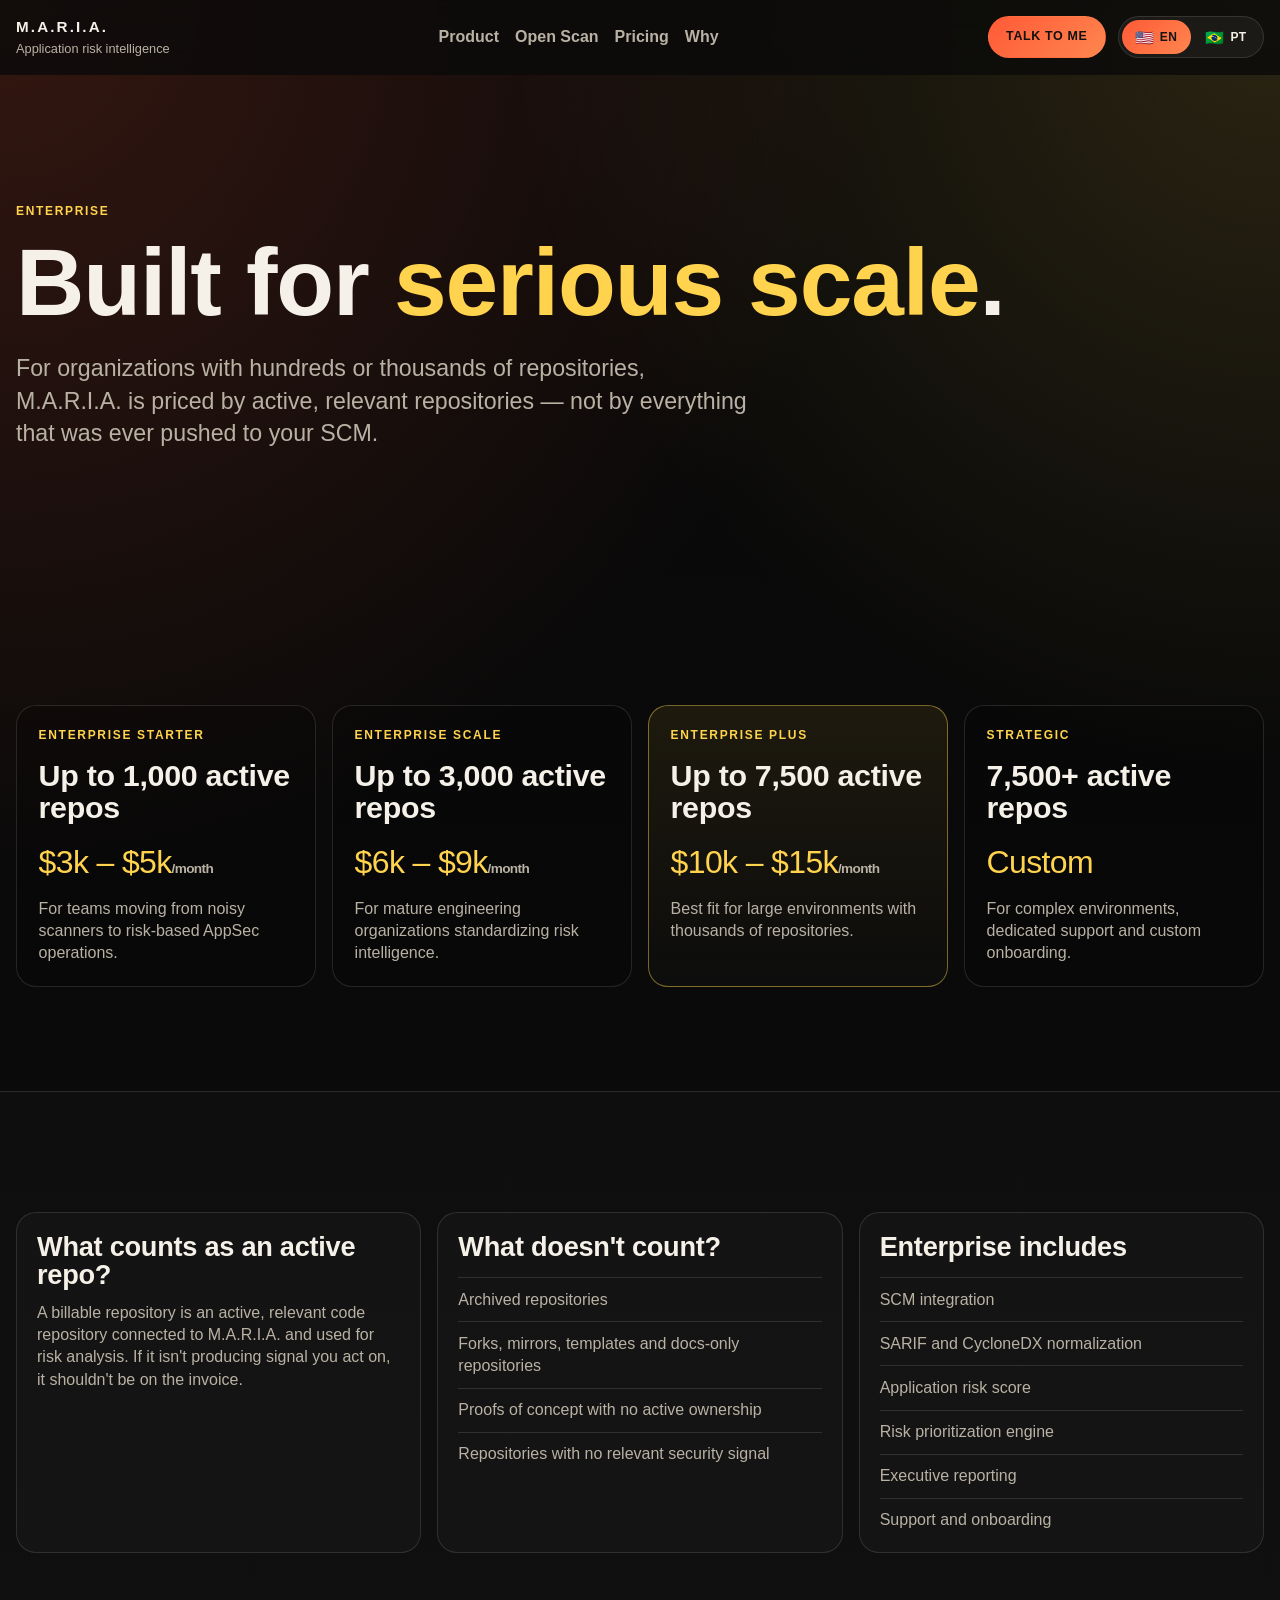
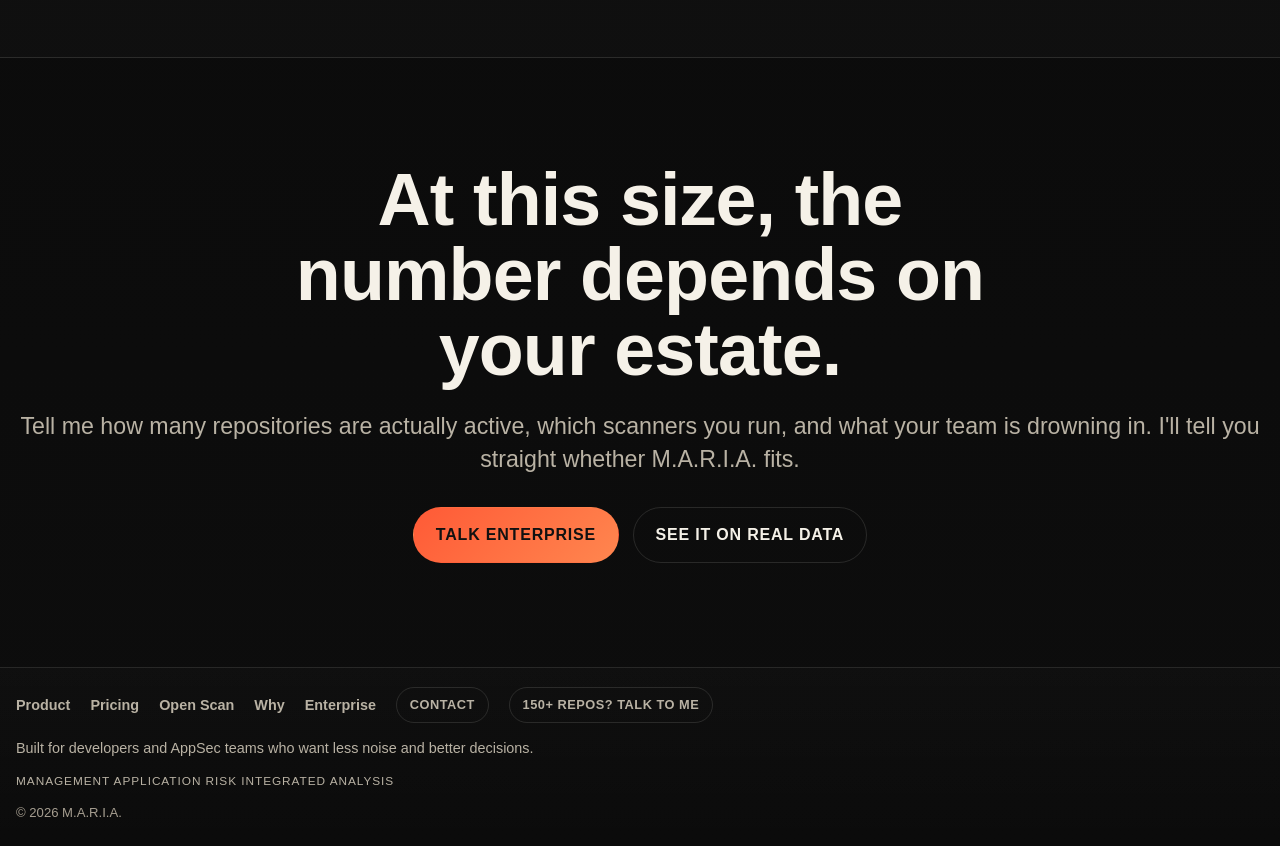
<file: enterprise/index.html>
<!DOCTYPE html>
<html lang="en">
<head>
    <meta charset="UTF-8">
    <meta name="viewport" content="width=device-width, initial-scale=1.0">
    <title>Enterprise — risk intelligence at thousands of repositories | M.A.R.I.A.</title>
    <meta name="description" content="For organizations with hundreds or thousands of repositories. Priced by active, relevant repositories — not by archived inventory. See what counts and what doesn't.">
    <meta name="robots" content="index, follow">
    <link rel="canonical" href="https://mariaappsec.com/enterprise/">
    <meta property="og:type" content="website">
    <meta property="og:title" content="Enterprise | M.A.R.I.A.">
    <meta property="og:description" content="Priced by active, relevant repositories — not by digital graveyard inventory.">
    <meta property="og:url" content="https://mariaappsec.com/enterprise/">
    <meta property="og:site_name" content="M.A.R.I.A.">
    <meta property="og:image" content="https://mariaappsec.com/img/maria.png">
    <meta name="twitter:card" content="summary_large_image">
    <meta name="twitter:title" content="Enterprise | M.A.R.I.A.">
    <meta name="twitter:description" content="Risk intelligence at thousands of repositories.">
    <meta name="twitter:image" content="https://mariaappsec.com/img/maria.png">
    <link rel="stylesheet" href="../css/styles.css">
    <script>document.documentElement.classList.add('i18n-pending');</script>
    <script src="../i18n/translations.js"></script>
    <!-- Google tag (gtag.js) -->
    <script async src="https://www.googletagmanager.com/gtag/js?id=G-09VC70Q0TF"></script>
    <script>
        window.dataLayer = window.dataLayer || [];
        function gtag(){dataLayer.push(arguments);}
        gtag('js', new Date());
        gtag('config', 'G-09VC70Q0TF');
    </script>
</head>
<body data-page="enterprise">
    <a class="skip-link" href="#main" data-i18n="a11y.skip">Skip to content</a>

    <header class="site-header">
        <div class="container header-inner">
            <a class="brand" href="/" data-i18n-aria="nav.homeAria" aria-label="M.A.R.I.A. home">
                <span class="brand-mark">M.A.R.I.A.</span>
                <span class="brand-copy" data-i18n="brand.copy">Application risk intelligence</span>
            </a>
            <nav class="site-nav" aria-label="Primary">
                <a href="/product/" data-i18n="nav.product">Product</a>
                <a href="/openscan/" data-i18n="nav.openscan">Open Scan</a>
                <a href="/pricing/" data-i18n="nav.pricing">Pricing</a>
                <a href="/why/" data-i18n="nav.why">Why</a>
            </nav>
            <div class="header-actions">
                <a class="button button-primary button-compact" href="mailto:contact@mariaappsec.com?subject=M.A.R.I.A.%20Enterprise" data-track-event="enterprise_contact_click" data-track-location="nav_top" data-i18n="cta.talk">Talk to me</a>
                <div class="lang-toggle" role="group" aria-label="Language selector" data-active-lang="en-US">
                    <button type="button" data-lang="en-US" aria-pressed="true"><span class="lang-flag" aria-hidden="true">🇺🇸</span><span class="lang-label">EN</span></button>
                    <button type="button" data-lang="pt-BR" aria-pressed="false"><span class="lang-flag" aria-hidden="true">🇧🇷</span><span class="lang-label">PT</span></button>
                </div>
            </div>
        </div>
    </header>

    <main id="main">
        <section class="page-hero section">
            <div class="container narrow">
                <p class="eyebrow" data-i18n="enterprise.eyebrow">ENTERPRISE</p>
                <h1 data-i18n="enterprise.h1">Built for <span class="text-highlight">serious scale</span>.</h1>
                <p class="section-copy" data-i18n="enterprise.sub">For organizations with hundreds or thousands of repositories, M.A.R.I.A. is priced by active, relevant repositories &mdash; not by everything that was ever pushed to your SCM.</p>
            </div>
        </section>

        <section class="section">
            <div class="container">
                <div class="enterprise-grid">
                    <article class="enterprise-card">
                        <p class="card-kicker">Enterprise Starter</p>
                        <h3 data-i18n="enterprise.tier1.title">Up to 1,000 active repos</h3>
                        <p class="enterprise-price">$3k &ndash; $5k<span>/month</span></p>
                        <p class="pricing-support" data-i18n="enterprise.tier1.body">For teams moving from noisy scanners to risk-based AppSec operations.</p>
                    </article>
                    <article class="enterprise-card">
                        <p class="card-kicker">Enterprise Scale</p>
                        <h3 data-i18n="enterprise.tier2.title">Up to 3,000 active repos</h3>
                        <p class="enterprise-price">$6k &ndash; $9k<span>/month</span></p>
                        <p class="pricing-support" data-i18n="enterprise.tier2.body">For mature engineering organizations standardizing risk intelligence.</p>
                    </article>
                    <article class="enterprise-card enterprise-card-featured">
                        <p class="card-kicker">Enterprise Plus</p>
                        <h3 data-i18n="enterprise.tier3.title">Up to 7,500 active repos</h3>
                        <p class="enterprise-price">$10k &ndash; $15k<span>/month</span></p>
                        <p class="pricing-support" data-i18n="enterprise.tier3.body">Best fit for large environments with thousands of repositories.</p>
                    </article>
                    <article class="enterprise-card">
                        <p class="card-kicker">Strategic</p>
                        <h3 data-i18n="enterprise.tier4.title">7,500+ active repos</h3>
                        <p class="enterprise-price" data-i18n="enterprise.custom">Custom</p>
                        <p class="pricing-support" data-i18n="enterprise.tier4.body">For complex environments, dedicated support and custom onboarding.</p>
                    </article>
                </div>
            </div>
        </section>

        <section class="section alt-band">
            <div class="container">
                <div class="enterprise-detail">
                    <div>
                        <h3 data-i18n="enterprise.countsH3">What counts as an active repo?</h3>
                        <p class="pricing-support" data-i18n="enterprise.countsBody">A billable repository is an active, relevant code repository connected to M.A.R.I.A. and used for risk analysis. If it isn't producing signal you act on, it shouldn't be on the invoice.</p>
                    </div>
                    <div>
                        <h3 data-i18n="enterprise.notCountsH3">What doesn't count?</h3>
                        <ul class="enterprise-list">
                            <li data-i18n="enterprise.not1">Archived repositories</li>
                            <li data-i18n="enterprise.not2">Forks, mirrors, templates and docs-only repositories</li>
                            <li data-i18n="enterprise.not3">Proofs of concept with no active ownership</li>
                            <li data-i18n="enterprise.not4">Repositories with no relevant security signal</li>
                        </ul>
                    </div>
                    <div>
                        <h3 data-i18n="enterprise.includesH3">Enterprise includes</h3>
                        <ul class="enterprise-list">
                            <li data-i18n="enterprise.inc1">SCM integration</li>
                            <li data-i18n="enterprise.inc2">SARIF and CycloneDX normalization</li>
                            <li data-i18n="enterprise.inc3">Application risk score</li>
                            <li data-i18n="enterprise.inc4">Risk prioritization engine</li>
                            <li data-i18n="enterprise.inc5">Executive reporting</li>
                            <li data-i18n="enterprise.inc6">Support and onboarding</li>
                            <!-- TODO(cassio): SSO e audit logs estavam listados na landing antiga.
                                 Só reative estes itens quando existirem de fato. -->
                        </ul>
                    </div>
                </div>
            </div>
        </section>

        <section class="final-cta section">
            <div class="container narrow center">
                <h2 data-i18n="enterprise.ctaH2">At this size, the number depends on your estate.</h2>
                <p class="section-copy" data-i18n="enterprise.ctaSub">Tell me how many repositories are actually active, which scanners you run, and what your team is drowning in. I'll tell you straight whether M.A.R.I.A. fits.</p>
                <div class="section-actions">
                    <a class="button button-primary" href="mailto:contact@mariaappsec.com?subject=M.A.R.I.A.%20Enterprise%20Pricing" data-track-event="enterprise_contact_click" data-track-location="enterprise_cta" data-i18n="cta.talkEnterprise">Talk enterprise</a>
                    <a class="button button-secondary" href="https://demo.mariaappsec.com" target="_blank" rel="noreferrer" data-track-event="demo_click" data-track-location="enterprise_cta" data-i18n="cta.demo">See it on real data</a>
                </div>
            </div>
        </section>
    </main>

    <footer class="site-footer">
        <div class="container footer-inner">
            <nav class="footer-nav" aria-label="Footer">
                <a href="/product/" data-i18n="nav.product">Product</a>
                <a href="/pricing/" data-i18n="nav.pricing">Pricing</a>
                <a href="/openscan/" data-i18n="nav.openscan">Open Scan</a>
                <a href="/why/" data-i18n="nav.why">Why</a>
                <a href="/enterprise/" data-i18n="nav.enterprise">Enterprise</a>
                <a href="mailto:contact@mariaappsec.com" class="footer-link" data-i18n="nav.contact">Contact</a>
                <a href="mailto:contact@mariaappsec.com?subject=M.A.R.I.A.%20-%20150%2B%20repos" class="footer-link" data-track-event="big_estate_click" data-track-location="footer_tertiary" data-i18n="cta.bigEstateShort">150+ repos? Talk to me</a>
            </nav>
            <p class="footer-copy" data-i18n="footer.copy">Built for developers and AppSec teams who want less noise and better decisions.</p>
            <p class="footer-note">Management Application Risk Integrated Analysis</p>
            <p>&copy; 2026 M.A.R.I.A.</p>
        </div>
    </footer>

    <script src="../js/script.js"></script>
</body>
</html>
</file>
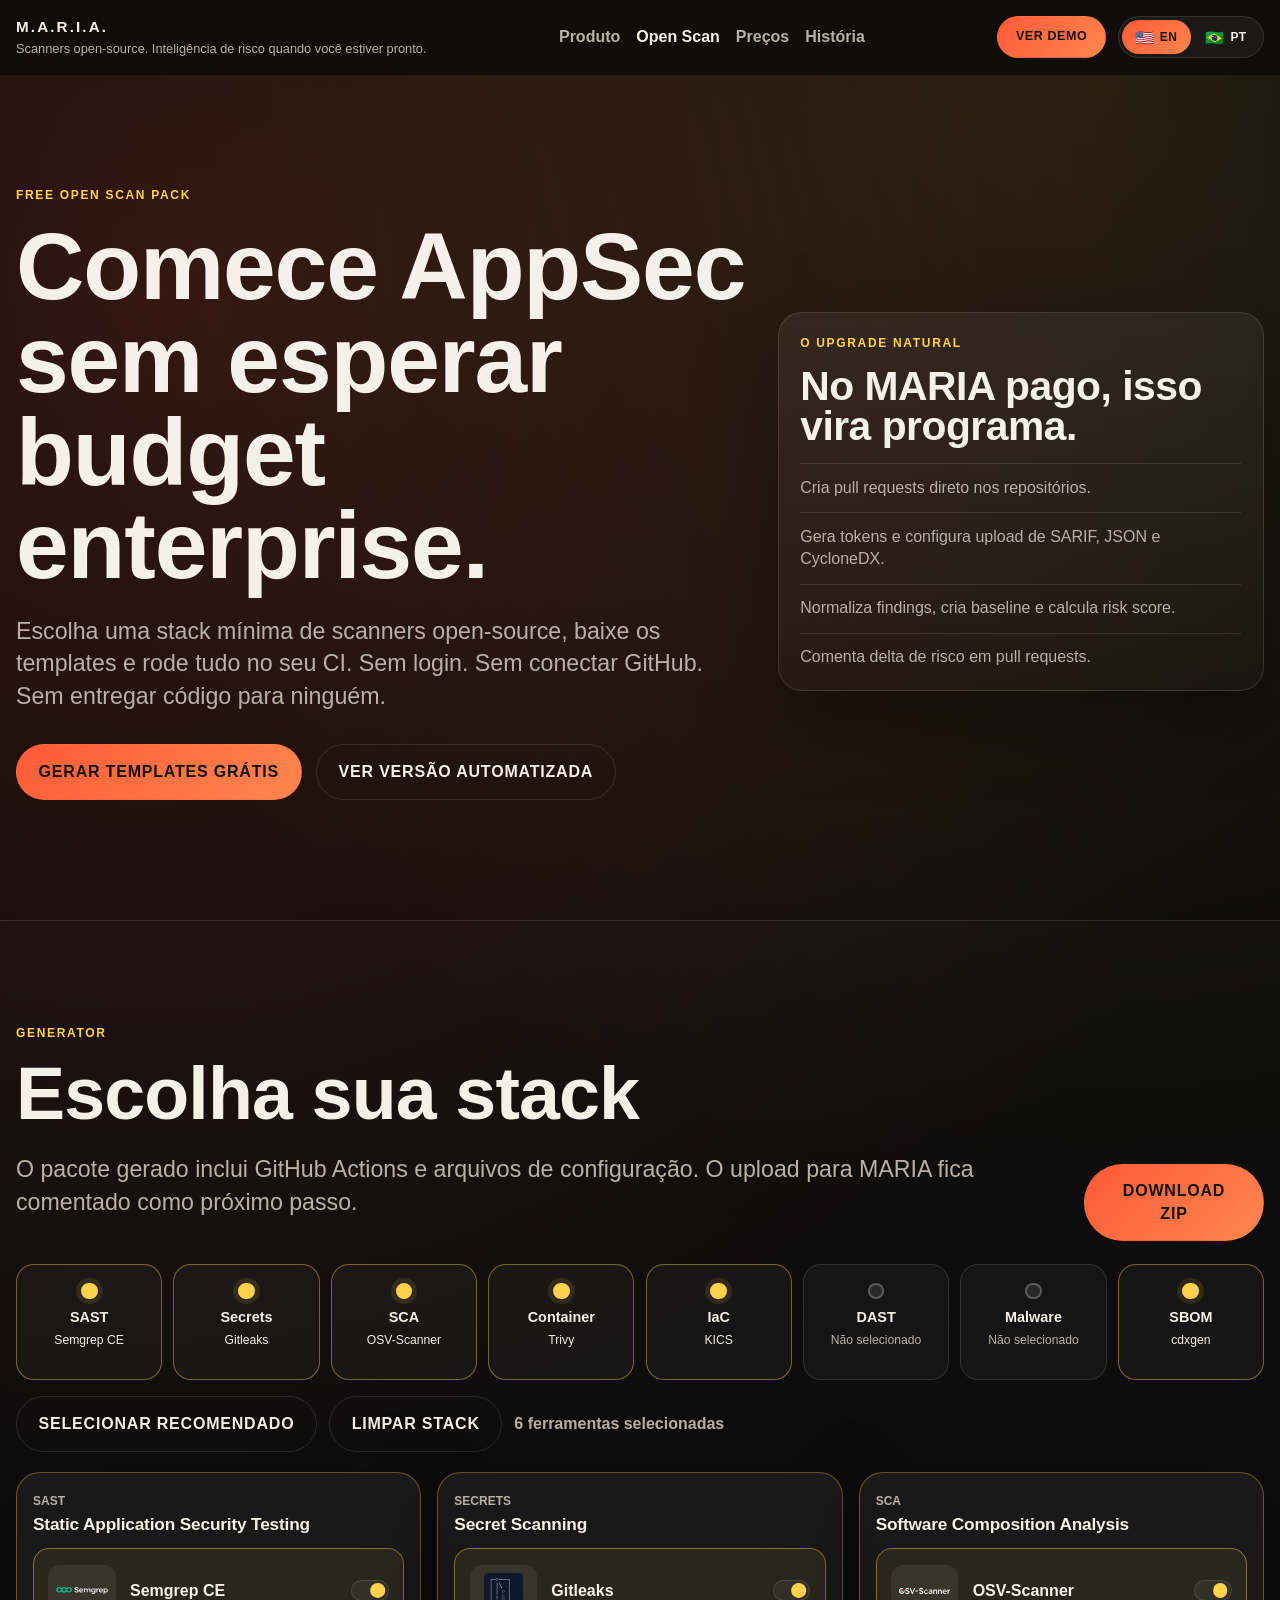
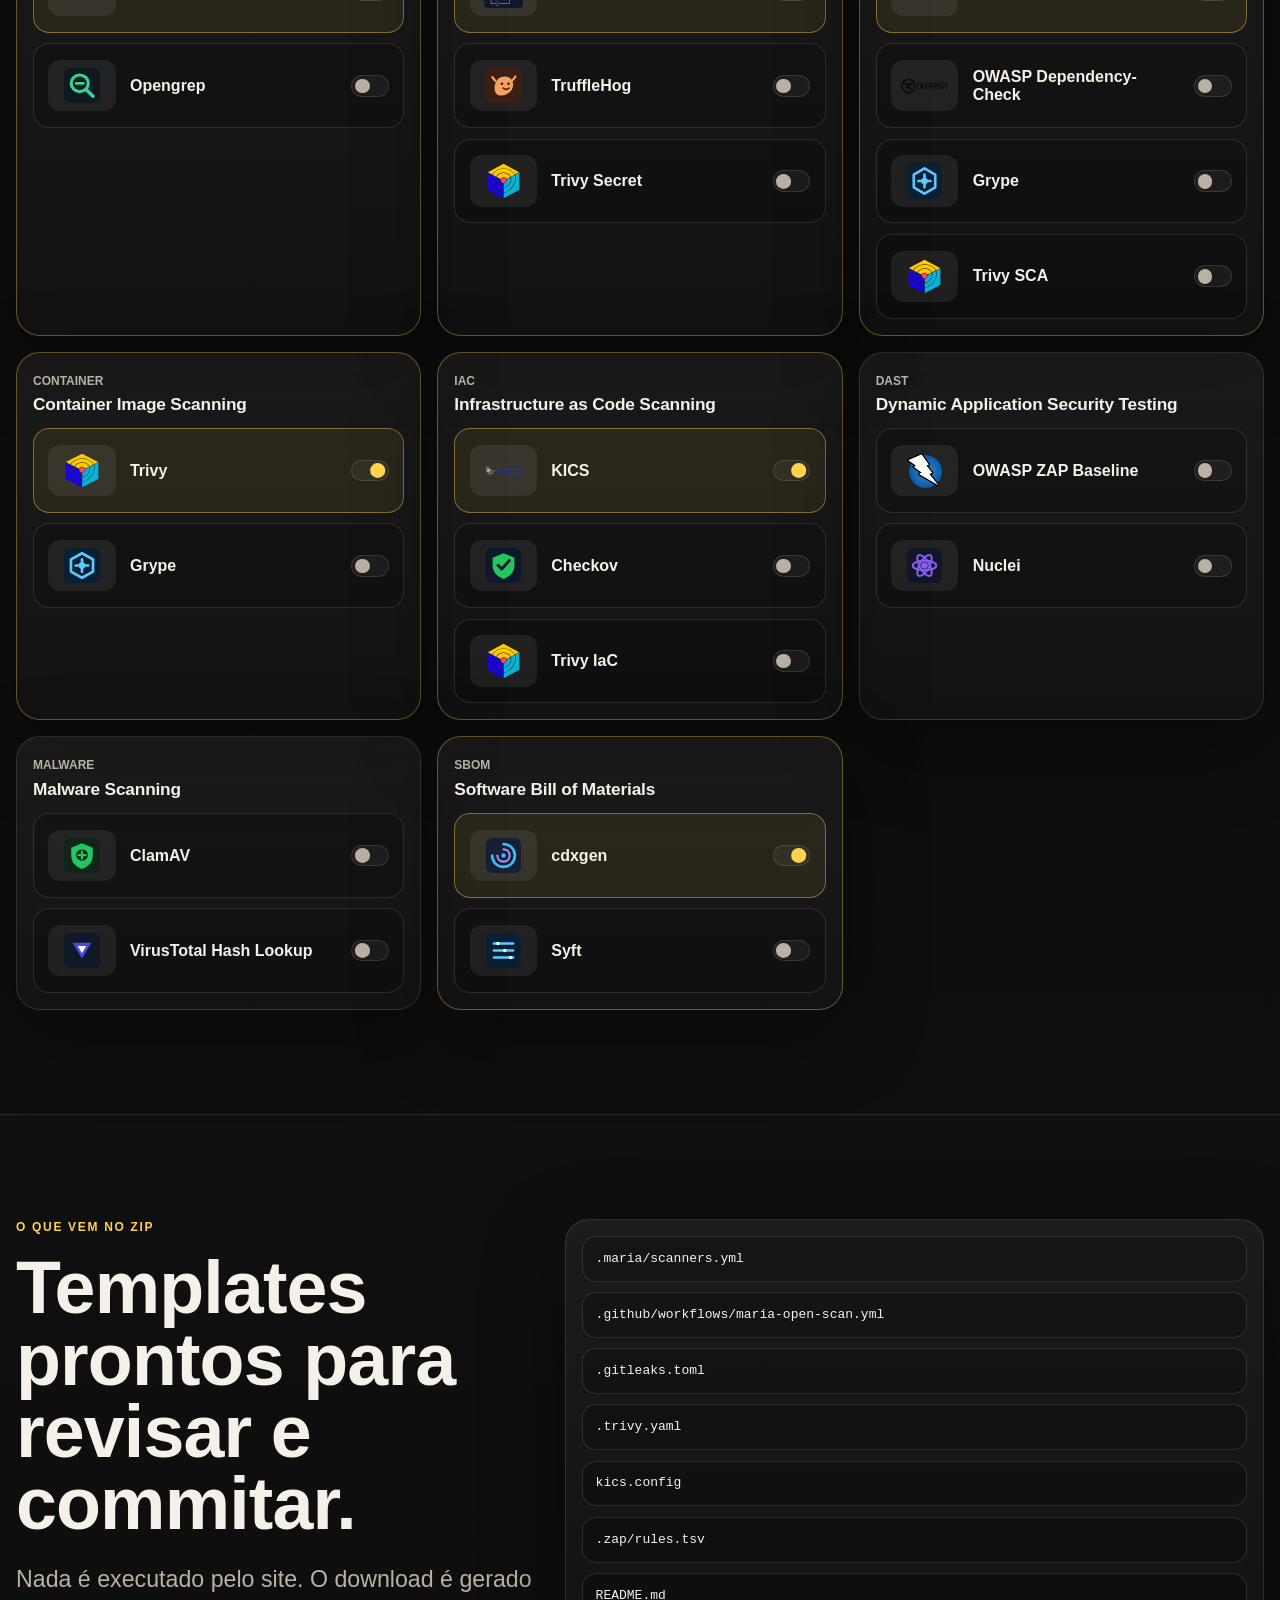
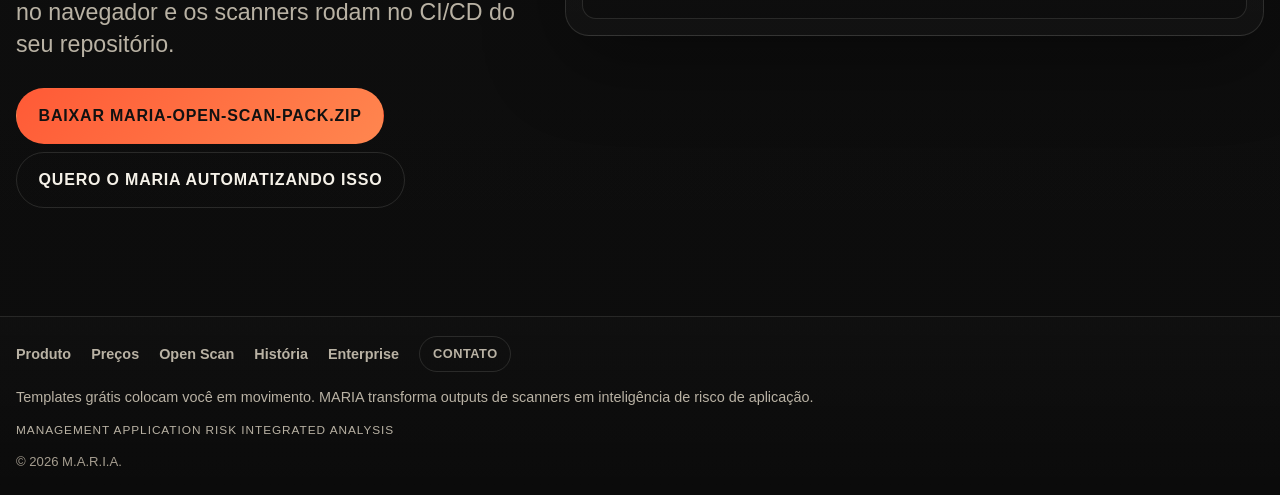
<file: openscan/index.html>
<!DOCTYPE html>
<html lang="pt-BR">
<head>
    <meta charset="UTF-8">
    <meta name="viewport" content="width=device-width, initial-scale=1.0">
    <title>MARIA Open Scan Pack Generator | Templates AppSec gratuitos</title>
    <meta name="description" content="Gere gratuitamente templates de CI com scanners open-source para SAST, Secrets, SCA, Container, IaC, DAST, Malware e SBOM. Sem login e sem conectar seu repositório.">
    <meta name="robots" content="index, follow">
    <meta name="author" content="M.A.R.I.A.">
    <link rel="canonical" href="https://mariaappsec.com/openscan/">
    <meta property="og:type" content="website">
    <meta property="og:title" content="MARIA Open Scan Pack Generator">
    <meta property="og:description" content="Escolha sua stack AppSec open-source e baixe templates de CI prontos para rodar.">
    <meta property="og:url" content="https://mariaappsec.com/openscan/">
    <meta property="og:site_name" content="M.A.R.I.A.">
    <meta property="og:locale" content="pt_BR">
    <meta property="og:image" content="https://mariaappsec.com/img/maria.png">
    <meta name="twitter:card" content="summary_large_image">
    <meta name="twitter:title" content="MARIA Open Scan Pack Generator">
    <meta name="twitter:description" content="Templates AppSec gratuitos com scanners open-source.">
    <meta name="twitter:image" content="https://mariaappsec.com/img/maria.png">
    <link rel="stylesheet" href="../css/styles.css">
    <!-- Needed for the shared language toggle to wire itself up. This page's own
         copy is translated by js/openscan.js, which reacts to the same click. -->
    <script src="../i18n/translations.js"></script>
    <script async src="https://www.googletagmanager.com/gtag/js?id=G-09VC70Q0TF"></script>
    <script>
        window.dataLayer = window.dataLayer || [];
        function gtag(){dataLayer.push(arguments);}
        gtag('js', new Date());
        gtag('config', 'G-09VC70Q0TF');
    </script>
  <!-- GA4 propriedade compartilhada cassiodeveloper.com.br (config adicional, reaproveita loader existente) -->
  <script>window.dataLayer=window.dataLayer||[];function gtag(){dataLayer.push(arguments);}gtag('config','G-NL5R9VPGV9');</script>
</head>
<body class="openscan-page" data-page="openscan">
    <a class="skip-link" href="#main">Pular para o conteúdo</a>

    <header class="site-header" id="top">
        <div class="container header-inner">
            <a class="brand" href="/" aria-label="M.A.R.I.A. home">
                <span class="brand-mark">M.A.R.I.A.</span>
                <span class="brand-copy">Scanners open-source. Inteligência de risco quando você quiser.</span>
            </a>
            <nav class="site-nav" aria-label="Primary">
                <a href="/product/">Produto</a>
                <a href="/openscan/" class="is-current">Open Scan</a>
                <a href="/pricing/">Preços</a>
                <a href="/why/">História</a>
            </nav>
            <div class="header-actions">
                <a class="button button-primary button-compact" href="https://demo.mariaappsec.com" target="_blank" rel="noreferrer" data-track-event="demo_click" data-track-location="openscan_nav">Ver demo</a>
                <div class="lang-toggle" role="group" aria-label="Language selector" data-active-lang="pt-BR">
                    <button type="button" data-lang="en-US" aria-pressed="false"><span class="lang-flag" aria-hidden="true">🇺🇸</span><span class="lang-label">EN</span></button>
                    <button type="button" data-lang="pt-BR" aria-pressed="true"><span class="lang-flag" aria-hidden="true">🇧🇷</span><span class="lang-label">PT</span></button>
                </div>
            </div>
        </div>
    </header>

    <main id="main">
        <section class="openscan-hero section">
            <div class="container openscan-hero-grid">
                <div class="openscan-hero-copy">
                    <p class="eyebrow">FREE OPEN SCAN PACK</p>
                    <h1>Comece AppSec sem esperar budget enterprise.</h1>
                    <p class="hero-subtitle">Escolha uma stack mínima de scanners open-source, baixe os templates e rode tudo no seu CI. Sem login. Sem conectar GitHub. Sem entregar código para ninguém.</p>
                    <div class="hero-actions">
                        <a class="button button-primary" href="#generator" data-track-event="openscan_start" data-track-location="openscan_hero">Gerar templates grátis</a>
                        <a class="button button-secondary" href="https://demo.mariaappsec.com" target="_blank" rel="noreferrer" data-track-event="demo_click" data-track-location="openscan_hero">Ver versão automatizada</a>
                    </div>
                </div>
                <aside class="openscan-upgrade-card" aria-label="Paid MARIA automation">
                    <p class="card-kicker">O upgrade natural</p>
                    <h2>No MARIA pago, isso vira programa.</h2>
                    <ul>
                        <li>Cria pull requests direto nos repositórios.</li>
                        <li>Gera tokens e configura upload de SARIF, JSON e CycloneDX.</li>
                        <li>Normaliza findings, cria baseline e calcula risk score.</li>
                        <li>Comenta delta de risco em pull requests.</li>
                    </ul>
                </aside>
            </div>
        </section>

        <section class="section openscan-generator-section" id="generator">
            <div class="container">
                <div class="openscan-section-header">
                    <div>
                        <p class="eyebrow">GENERATOR</p>
                        <h2>Escolha sua stack</h2>
                        <p class="section-copy">O pacote gerado inclui GitHub Actions e arquivos de configuração. O upload para MARIA fica comentado como próximo passo.</p>
                    </div>
                    <button class="button button-primary openscan-download-button" type="button" id="downloadPackTop" data-openscan-download>Download ZIP</button>
                </div>

                <div class="openscan-flow" id="scanFlow" aria-label="Open Scan Pack coverage flow"></div>
                <div class="openscan-toolbar">
                    <button type="button" class="button button-secondary" id="selectRecommended">Selecionar recomendado</button>
                    <button type="button" class="button button-secondary" id="clearStack">Limpar stack</button>
                    <span id="selectedSummary">0 ferramentas selecionadas</span>
                </div>
                <div class="openscan-stack-grid" id="stackGrid"></div>
            </div>
        </section>

        <section class="section openscan-preview-section">
            <div class="container openscan-preview-grid">
                <div>
                    <p class="eyebrow">O QUE VEM NO ZIP</p>
                    <h2>Templates prontos para revisar e commitar.</h2>
                    <p class="section-copy">Nada é executado pelo site. O download é gerado no navegador e os scanners rodam no CI/CD do seu repositório.</p>
                    <button class="button button-primary openscan-download-button" type="button" id="downloadPackBottom" data-openscan-download>Baixar maria-open-scan-pack.zip</button>
                    <a class="button button-secondary" href="https://demo.mariaappsec.com" target="_blank" rel="noreferrer" data-track-event="demo_click" data-track-location="openscan_bottom">Quero o MARIA automatizando isso</a>
                </div>
                <div class="openscan-file-list" id="fileList" aria-label="Generated files"></div>
            </div>
        </section>

        <!-- Revelado por js/openscan.js apos o download comecar. Nunca no load, nunca pop-up. -->
        <section class="section openscan-after" id="openscanAfter" hidden>
            <div class="container openscan-after-grid">
                <div class="openscan-after-main">
                    <p class="eyebrow" id="afterEyebrow">PACK BAIXADO</p>
                    <h2 id="afterTitle">Agora instale. Leva menos de um minuto.</h2>
                    <ol class="openscan-steps" id="afterSteps"></ol>
                </div>

                <aside class="openscan-optin" aria-labelledby="optinTitle">
                    <h3 id="optinTitle">Quer saber quando eu atualizar isso?</h3>
                    <p id="optinBody">Os scanners mudam de versão, quebram flag e mudam formato de saída. Quando eu atualizar os templates, eu te aviso. Sem sequência de vendas.</p>

                    <!-- Mailchimp: audiencia 17db7a9dc3 (us4). Honeypot = b_<u>_<id>, precisa ficar vazio. -->
                    <form class="openscan-form" id="optinForm"
                          data-mc-action="https://about.us4.list-manage.com/subscribe/post?u=968adfbf049f7a350d19507dd&amp;id=17db7a9dc3"
                          method="post" novalidate>
                        <label class="sr-only" for="optinEmail" id="optinEmailLabel">E-mail</label>
                        <input type="email" id="optinEmail" name="EMAIL" required autocomplete="email" placeholder="voce@empresa.com">

                        <label class="openscan-consent">
                            <input type="checkbox" id="optinConsent" name="CONSENT" required value="1">
                            <span id="optinConsentText">Pode me mandar atualizações dos templates e conteúdo de AppSec.</span>
                        </label>

                        <div style="position:absolute;left:-5000px" aria-hidden="true"><input type="text" name="b_968adfbf049f7a350d19507dd_17db7a9dc3" tabindex="-1" value=""></div>

                        <button type="submit" class="button button-primary button-block" id="optinSubmit">Me avisa quando atualizar</button>
                        <p class="openscan-form-note" id="optinNote" role="status" aria-live="polite"></p>
                    </form>
                </aside>
            </div>

            <div class="container">
                <div class="openscan-ladder" id="afterLadder">
                    <p class="eyebrow" id="ladderEyebrow">PRÓXIMO DEGRAU</p>
                    <ul class="openscan-ladder-list" id="ladderList"></ul>
                    <p class="openscan-ladder-cta">
                        <a class="button button-secondary" href="https://calendar.app.google/BJYeQfjmCdEQNSfe6" target="_blank" rel="noreferrer" data-track-event="book_click" data-track-location="openscan_after" id="ladderBook">Falar comigo</a>
                    </p>
                </div>
            </div>
        </section>
    </main>

    <footer class="site-footer">
        <div class="container footer-inner">
            <nav class="footer-nav" aria-label="Footer">
                <a href="/product/">Produto</a>
                <a href="/pricing/">Preços</a>
                <a href="/openscan/">Open Scan</a>
                <a href="/why/">História</a>
                <a href="/enterprise/">Enterprise</a>
                <a href="mailto:contact@mariaappsec.com" class="footer-link">Contato</a>
            </nav>
            <p class="footer-copy">Os templates gratuitos são o começo. M.A.R.I.A. transforma a saída dos scanners em inteligência de risco.</p>
            <p class="footer-note">Management Application Risk Integrated Analysis</p>
            <p>&copy; 2026 M.A.R.I.A.</p>
        </div>
    </footer>

    <script src="../js/script.js"></script>
    <script src="../js/openscan.js"></script>
</body>
</html>
</file>
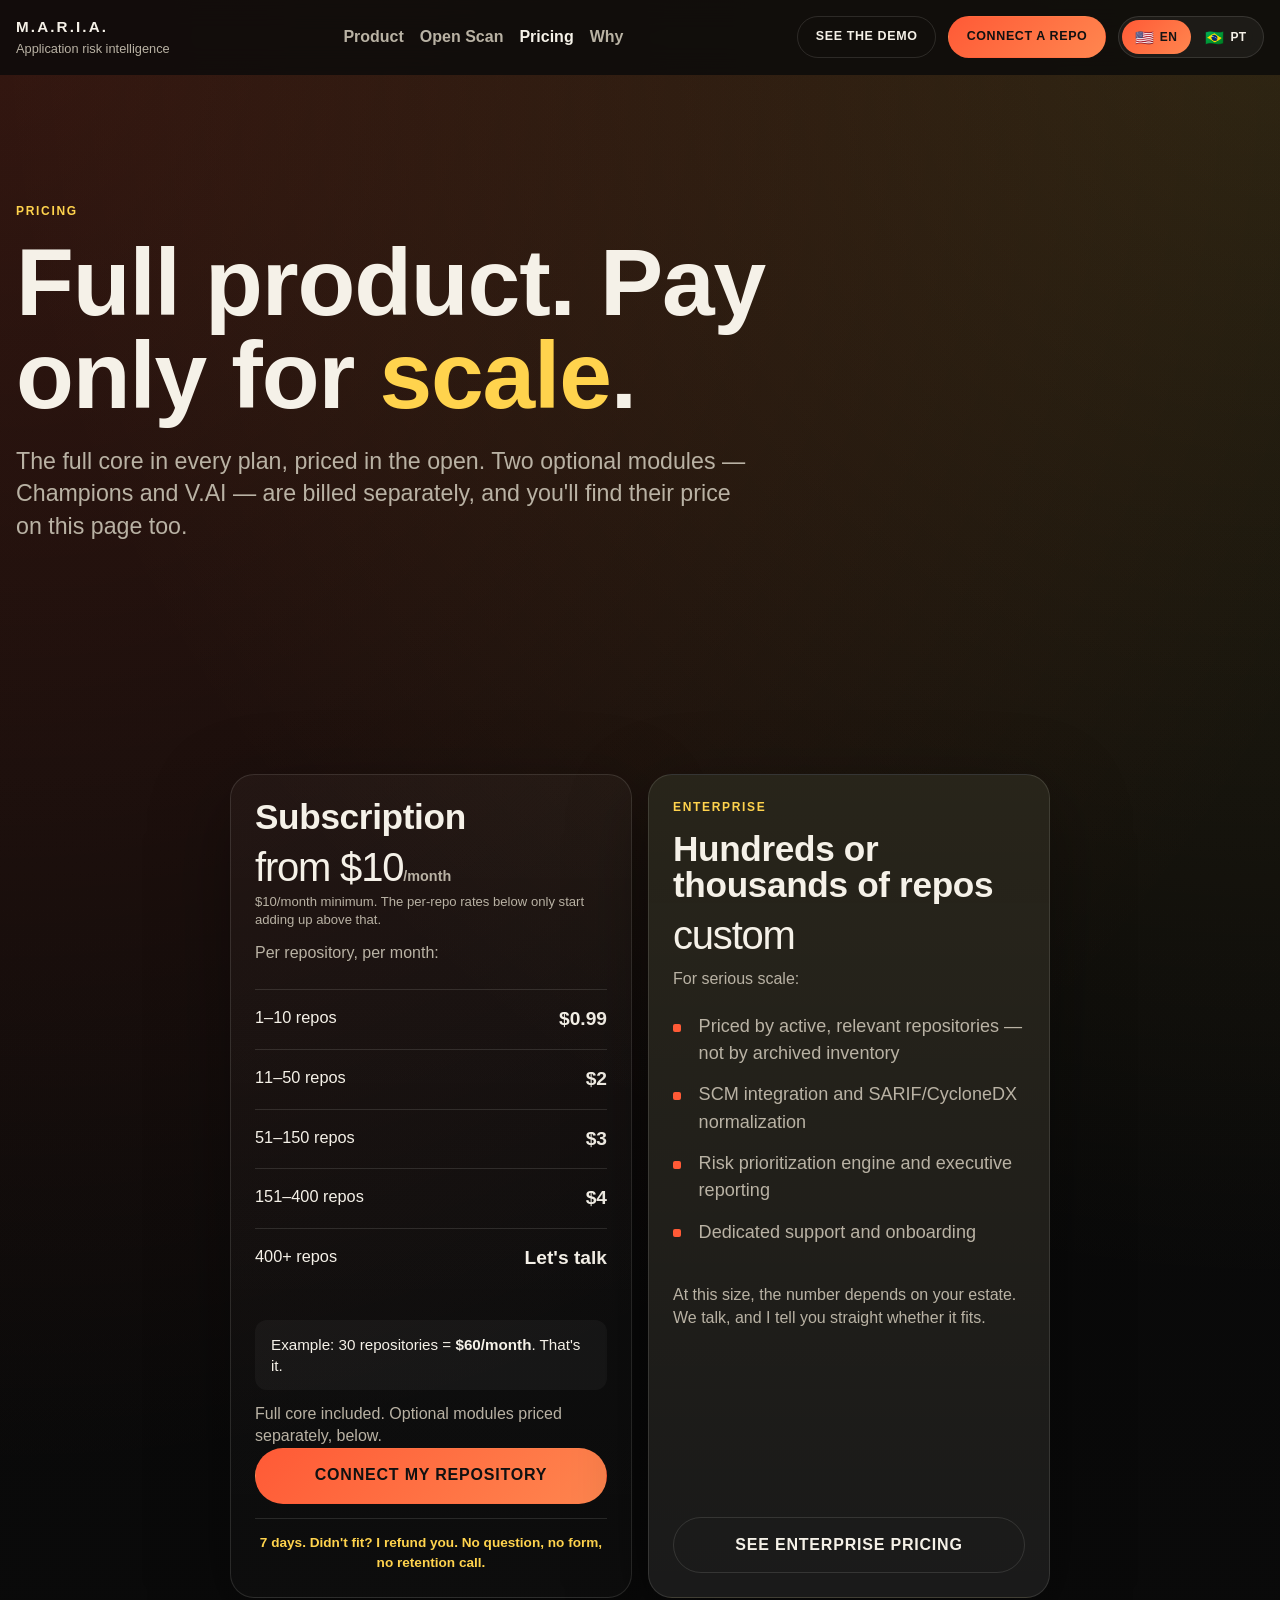
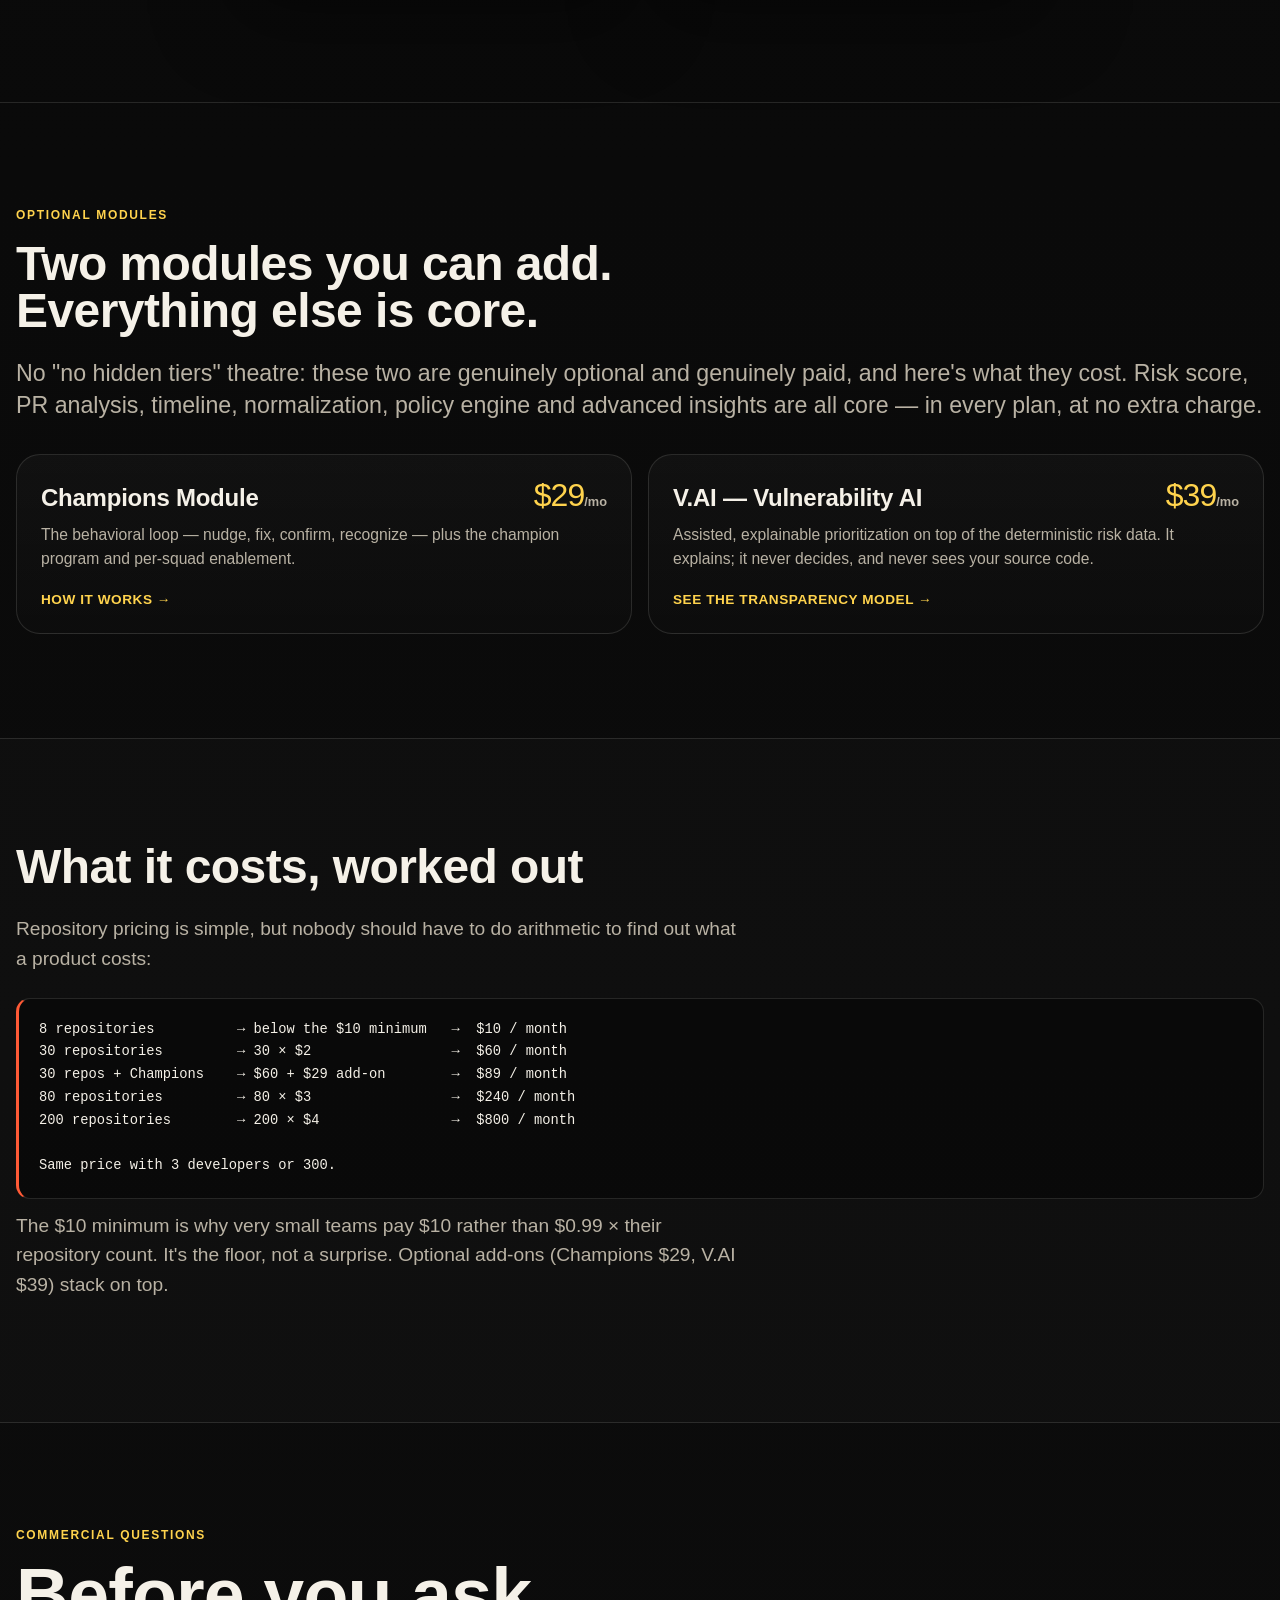
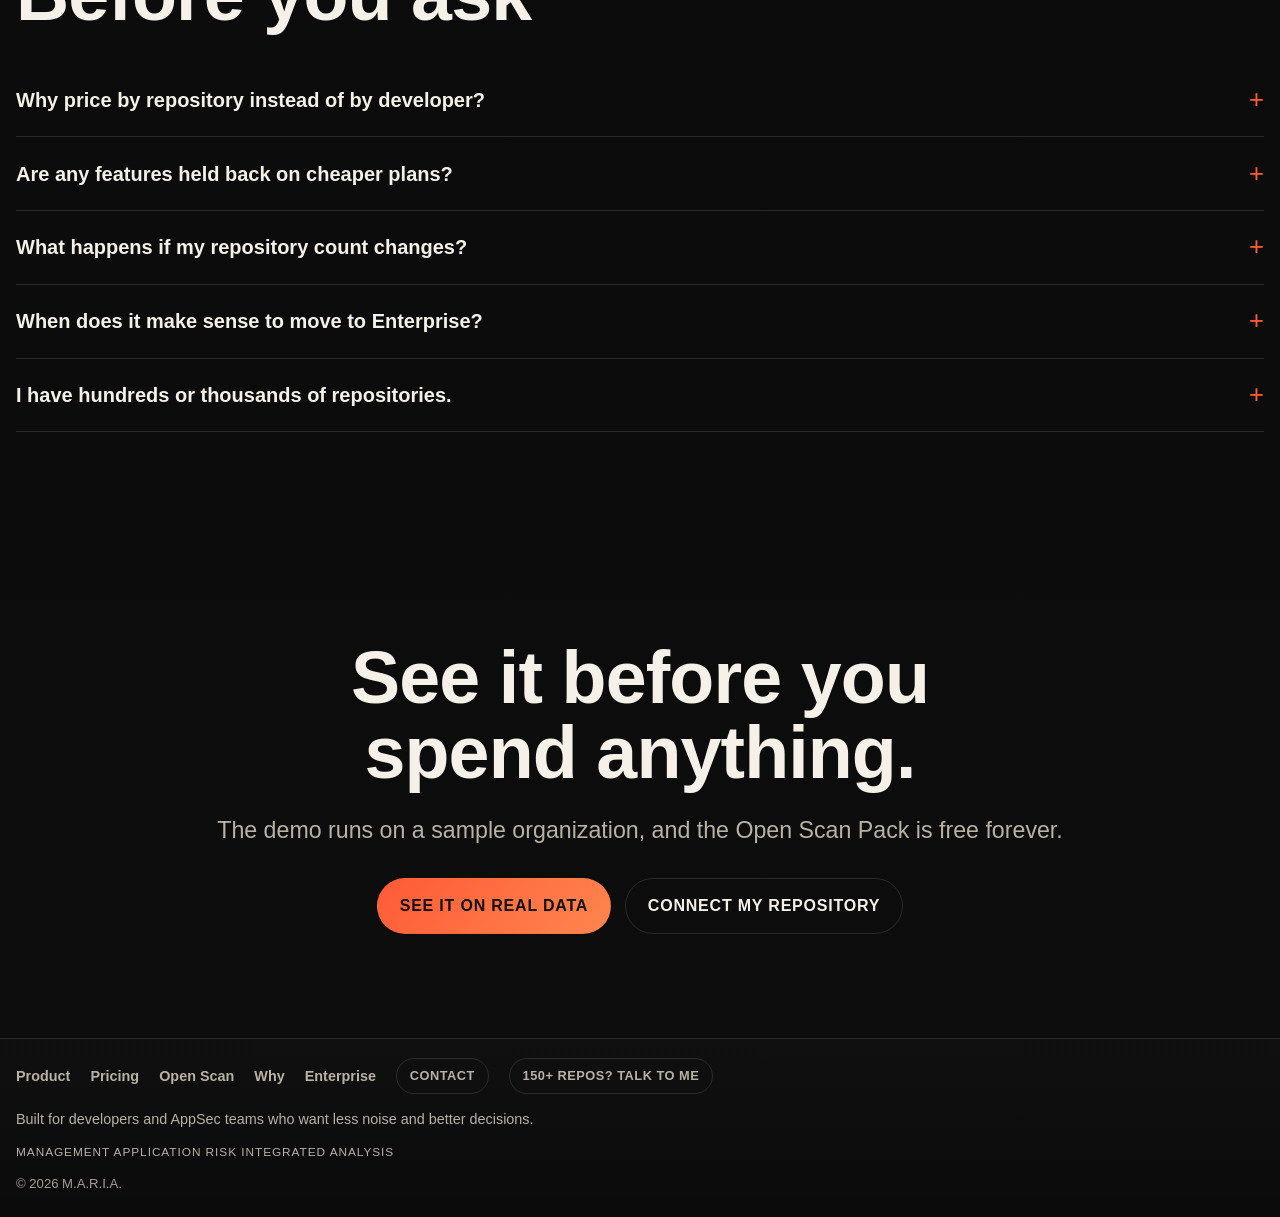
<file: pricing/index.html>
<!DOCTYPE html>
<html lang="en">
<head>
    <meta charset="UTF-8">
    <meta name="viewport" content="width=device-width, initial-scale=1.0">
    <title>Pricing — priced per repository, never per developer | M.A.R.I.A.</title>
    <meta name="description" content="M.A.R.I.A. pricing in the open: subscription priced per repository, plus two optional paid modules (Champions $29/mo, V.AI $39/mo) and Enterprise for large estates. No per-seat pricing, no contact form to see a price.">
    <meta name="robots" content="index, follow">
    <link rel="canonical" href="https://mariaappsec.com/pricing/">
    <meta property="og:type" content="website">
    <meta property="og:title" content="Pricing | M.A.R.I.A.">
    <meta property="og:description" content="Full product. Pay only for scale. Priced per repository, never per developer.">
    <meta property="og:url" content="https://mariaappsec.com/pricing/">
    <meta property="og:site_name" content="M.A.R.I.A.">
    <meta property="og:image" content="https://mariaappsec.com/img/maria.png">
    <meta name="twitter:card" content="summary_large_image">
    <meta name="twitter:title" content="Pricing | M.A.R.I.A.">
    <meta name="twitter:description" content="Priced per repository, never per developer.">
    <meta name="twitter:image" content="https://mariaappsec.com/img/maria.png">
    <link rel="stylesheet" href="../css/styles.css">
    <script>document.documentElement.classList.add('i18n-pending');</script>
    <script src="../i18n/translations.js"></script>
    <!-- Google tag (gtag.js) -->
    <script async src="https://www.googletagmanager.com/gtag/js?id=G-09VC70Q0TF"></script>
    <script>
        window.dataLayer = window.dataLayer || [];
        function gtag(){dataLayer.push(arguments);}
        gtag('js', new Date());
        gtag('config', 'G-09VC70Q0TF');
    </script>
</head>
<body data-page="pricing">
    <a class="skip-link" href="#main" data-i18n="a11y.skip">Skip to content</a>

    <header class="site-header">
        <div class="container header-inner">
            <a class="brand" href="/" data-i18n-aria="nav.homeAria" aria-label="M.A.R.I.A. home">
                <span class="brand-mark">M.A.R.I.A.</span>
                <span class="brand-copy" data-i18n="brand.copy">Application risk intelligence</span>
            </a>
            <nav class="site-nav" aria-label="Primary">
                <a href="/product/" data-i18n="nav.product">Product</a>
                <a href="/openscan/" data-i18n="nav.openscan">Open Scan</a>
                <a href="/pricing/" class="is-current" data-i18n="nav.pricing">Pricing</a>
                <a href="/why/" data-i18n="nav.why">Why</a>
            </nav>
            <div class="header-actions">
                <a class="button button-secondary button-compact" href="https://demo.mariaappsec.com" target="_blank" rel="noreferrer" data-track-event="demo_click" data-track-location="nav_top" data-i18n="cta.demoShort">See the demo</a>
                <a class="button button-primary button-compact" href="https://demo.mariaappsec.com/auth/register" target="_blank" rel="noreferrer" data-track-event="demo_register_click" data-track-location="nav_top" data-i18n="cta.connectShort">Connect a repo</a>
                <div class="lang-toggle" role="group" aria-label="Language selector" data-active-lang="en-US">
                    <button type="button" data-lang="en-US" aria-pressed="true"><span class="lang-flag" aria-hidden="true">🇺🇸</span><span class="lang-label">EN</span></button>
                    <button type="button" data-lang="pt-BR" aria-pressed="false"><span class="lang-flag" aria-hidden="true">🇧🇷</span><span class="lang-label">PT</span></button>
                </div>
            </div>
        </div>
    </header>

    <main id="main">
        <section class="page-hero section">
            <div class="container narrow">
                <p class="eyebrow" data-i18n="pricing.eyebrow">PRICING</p>
                <h1 data-i18n="pricingPage.h1">Full product. Pay only for <span class="text-highlight">scale</span>.</h1>
                <p class="section-copy" data-i18n="pricingPage.sub">The full core in every plan, priced in the open. Two optional modules &mdash; Champions and V.AI &mdash; are billed separately, and you'll find their price on this page too.</p>
            </div>
        </section>

        <section class="pricing section">
            <div class="container">
                <div class="pricing-grid is-two">
                    <article class="pricing-card">
                        <h3 data-i18n="pricing.monthly.title">Subscription</h3>
                        <p class="pricing-headline" data-i18n="pricing.monthly.headline">from $10<span>/month</span></p>
                        <p class="pricing-min" data-i18n="pricing.monthly.min">$10/month minimum. The per-repo rates below only start adding up above that.</p>
                        <p class="pricing-note" data-i18n="pricing.monthly.unit">Per repository, per month:</p>
                        <div class="pricing-table">
                            <div class="pricing-row"><span>1&ndash;10 <span data-i18n="pricing.repos">repos</span></span><strong>$0.99</strong></div>
                            <div class="pricing-row"><span>11&ndash;50 <span data-i18n="pricing.repos">repos</span></span><strong>$2</strong></div>
                            <div class="pricing-row"><span>51&ndash;150 <span data-i18n="pricing.repos">repos</span></span><strong>$3</strong></div>
                            <div class="pricing-row"><span>151&ndash;400 <span data-i18n="pricing.repos">repos</span></span><strong>$4</strong></div>
                            <div class="pricing-row"><span>400+ <span data-i18n="pricing.repos">repos</span></span><strong data-i18n="pricing.talk">Let's talk</strong></div>
                        </div>
                        <p class="pricing-example" data-i18n="pricing.monthly.example">Example: 30 repositories = <strong>$60/month</strong>. That's it.</p>
                        <p class="pricing-support" data-i18n="pricing.allIncluded">Full core included. Optional modules priced separately, below.</p>
                        <a class="button button-primary button-block" href="https://demo.mariaappsec.com/auth/register" target="_blank" rel="noreferrer" data-track-event="demo_register_click" data-track-location="pricing_page_monthly" data-i18n="cta.connect">Connect my repository</a>
                        <p class="pricing-guarantee" data-i18n="pricing.guarantee">7 days. Didn't fit? I refund you. No question, no form, no retention call.</p>
                    </article>

                    <article class="pricing-card pricing-card-alt">
                        <p class="card-kicker" data-i18n="pricing.ent.kicker">ENTERPRISE</p>
                        <h3 data-i18n="pricing.ent.title">Hundreds or thousands of repos</h3>
                        <p class="pricing-headline" data-i18n="pricing.ent.headline">custom</p>
                        <p class="pricing-note" data-i18n="pricing.ent.unit">For serious scale:</p>
                        <ul class="feature-list">
                            <li data-i18n="pricing.ent.item1">Priced by active, relevant repositories &mdash; not by archived inventory</li>
                            <li data-i18n="pricing.ent.item2">SCM integration and SARIF/CycloneDX normalization</li>
                            <li data-i18n="pricing.ent.item3">Risk prioritization engine and executive reporting</li>
                            <li data-i18n="pricing.ent.item4">Dedicated support and onboarding</li>
                        </ul>
                        <p class="pricing-support" data-i18n="pricing.ent.body">At this size, the number depends on your estate. We talk, and I tell you straight whether it fits.</p>
                        <a class="button button-secondary button-block" href="/enterprise/" data-track-event="enterprise_pricing_click" data-track-location="pricing_page_enterprise" data-i18n="cta.seeEnterprise">See enterprise pricing</a>
                    </article>
                </div>
            </div>
        </section>

        <section class="section addons-section">
            <div class="container narrow">
                <p class="eyebrow" data-i18n="pricing.addons.eyebrow">OPTIONAL MODULES</p>
                <h2 data-i18n="pricing.addons.h2">Two modules you can add. Everything else is core.</h2>
                <p class="section-copy" data-i18n="pricing.addons.sub">No "no hidden tiers" theatre: these two are genuinely optional and genuinely paid, and here's what they cost. Risk score, PR analysis, timeline, normalization, policy engine and advanced insights are all core &mdash; in every plan, at no extra charge.</p>
                <div class="addon-grid">
                    <article class="addon-card">
                        <div class="addon-head">
                            <h3 data-i18n="pricing.addons.champions.name">Champions Module</h3>
                            <span class="addon-price">$29<span data-i18n="pricing.addons.perMonth">/mo</span></span>
                        </div>
                        <p data-i18n="pricing.addons.champions.desc">The behavioral loop &mdash; nudge, fix, confirm, recognize &mdash; plus the champion program and per-squad enablement.</p>
                        <a href="/product/security-champions/" class="card-link" data-i18n="pricing.addons.champions.link">How it works &rarr;</a>
                    </article>
                    <article class="addon-card">
                        <div class="addon-head">
                            <h3 data-i18n="pricing.addons.vai.name">V.AI &mdash; Vulnerability AI</h3>
                            <span class="addon-price">$39<span data-i18n="pricing.addons.perMonth">/mo</span></span>
                        </div>
                        <p data-i18n="pricing.addons.vai.desc">Assisted, explainable prioritization on top of the deterministic risk data. It explains; it never decides, and never sees your source code.</p>
                        <a href="/product/finding-detail/" class="card-link" data-i18n="pricing.addons.vai.link">See the transparency model &rarr;</a>
                    </article>
                </div>
            </div>
        </section>

        <section class="section prose-section alt-band">
            <div class="container narrow">
                <h2 data-i18n="pricingPage.mathH2">What it costs, worked out</h2>
                <p data-i18n="pricingPage.mathIntro">Repository pricing is simple, but nobody should have to do arithmetic to find out what a product costs:</p>
                <pre class="code-block" aria-label="Worked pricing examples"><code>8 repositories          → below the $10 minimum   →  $10 / month
30 repositories         → 30 × $2                 →  $60 / month
30 repos + Champions    → $60 + $29 add-on        →  $89 / month
80 repositories         → 80 × $3                 →  $240 / month
200 repositories        → 200 × $4                →  $800 / month

Same price with 3 developers or 300.</code></pre>
                <p data-i18n="pricingPage.mathNote">The $10 minimum is why very small teams pay $10 rather than $0.99 &times; their repository count. It's the floor, not a surprise. Optional add-ons (Champions $29, V.AI $39) stack on top.</p>
            </div>
        </section>

        <section class="faq section">
            <div class="container narrow">
                <p class="eyebrow" data-i18n="pricingPage.faqEyebrow">COMMERCIAL QUESTIONS</p>
                <h2 data-i18n="pricingPage.faqH2">Before you ask</h2>

                <details class="faq-item">
                    <summary data-i18n="pricingPage.q1">Why price by repository instead of by developer?</summary>
                    <p data-i18n="pricingPage.a1">Because charging per developer punishes you for growing the team, and your risk doesn't scale with headcount &mdash; it scales with the code you own. Ten engineers on twelve repositories carry roughly the same application risk as three engineers on the same twelve.</p>
                </details>

                <details class="faq-item">
                    <summary data-i18n="pricingPage.q2">Are any features held back on cheaper plans?</summary>
                    <p data-i18n="pricingPage.a2">No &mdash; every plan is the full core: risk score, pull request analysis, timeline and normalization are all there. The subscription price changes with how many repositories you connect. The only thing that adds to it is an optional module (Champions or V.AI), and only if you choose one.</p>
                </details>

                <details class="faq-item">
                    <summary data-i18n="pricingPage.q3">What happens if my repository count changes?</summary>
                    <p data-i18n="pricingPage.a3">The tier follows the repositories you have connected: add repositories and you move up a tier, disconnect them and you move back down. No annual contract, no penalty &mdash; you pay for what you're actually analyzing.</p>
                </details>

                <details class="faq-item">
                    <summary data-i18n="pricingPage.q4">When does it make sense to move to Enterprise?</summary>
                    <p data-i18n="pricingPage.a4">When you have hundreds or thousands of repositories and per-repository list pricing stops being the right conversation &mdash; then pricing moves to active, relevant repositories, with SSO, dedicated support and onboarding. <a href="/enterprise/">See how enterprise works &rarr;</a></p>
                </details>

                <details class="faq-item">
                    <summary data-i18n="pricingPage.q5">I have hundreds or thousands of repositories.</summary>
                    <p data-i18n="pricingPage.a5">Then per-repository list pricing stops being the right conversation. <a href="/enterprise/">See how enterprise scale works &rarr;</a></p>
                </details>

                <!--
                TODO(cassio): perguntas comerciais que dependem de decisão sua.
                Preencha e descomente.

                <details class="faq-item">
                    <summary data-i18n="pricingPage.q6">Is there a free trial?</summary>
                    <p data-i18n="pricingPage.a6">[período, limites, se pede cartão]</p>
                </details>

                <details class="faq-item">
                    <summary data-i18n="pricingPage.q7">How do I pay, and can I get an invoice?</summary>
                    <p data-i18n="pricingPage.a7">[meios de pagamento, moeda, nota fiscal/invoice, impostos]</p>
                </details>

                <details class="faq-item">
                    <summary data-i18n="pricingPage.q8">What is the refund policy?</summary>
                    <p data-i18n="pricingPage.a8">[política de reembolso da assinatura]</p>
                </details>
                -->
            </div>
        </section>

        <section class="final-cta section">
            <div class="container narrow center">
                <h2 data-i18n="pricingPage.ctaH2">See it before you spend anything.</h2>
                <p class="section-copy" data-i18n="pricingPage.ctaSub">The demo runs on a sample organization, and the Open Scan Pack is free forever.</p>
                <div class="section-actions">
                    <a class="button button-primary" href="https://demo.mariaappsec.com" target="_blank" rel="noreferrer" data-track-event="demo_click" data-track-location="pricing_page_cta" data-i18n="cta.demo">See it on real data</a>
                    <a class="button button-secondary" href="https://demo.mariaappsec.com/auth/register" target="_blank" rel="noreferrer" data-track-event="demo_register_click" data-track-location="pricing_page_cta" data-i18n="cta.connect">Connect my repository</a>
                </div>
            </div>
        </section>
    </main>

    <footer class="site-footer">
        <div class="container footer-inner">
            <nav class="footer-nav" aria-label="Footer">
                <a href="/product/" data-i18n="nav.product">Product</a>
                <a href="/pricing/" data-i18n="nav.pricing">Pricing</a>
                <a href="/openscan/" data-i18n="nav.openscan">Open Scan</a>
                <a href="/why/" data-i18n="nav.why">Why</a>
                <a href="/enterprise/" data-i18n="nav.enterprise">Enterprise</a>
                <a href="mailto:contact@mariaappsec.com" class="footer-link" data-i18n="nav.contact">Contact</a>
                <a href="mailto:contact@mariaappsec.com?subject=M.A.R.I.A.%20-%20150%2B%20repos" class="footer-link" data-track-event="big_estate_click" data-track-location="footer_tertiary" data-i18n="cta.bigEstateShort">150+ repos? Talk to me</a>
            </nav>
            <p class="footer-copy" data-i18n="footer.copy">Built for developers and AppSec teams who want less noise and better decisions.</p>
            <p class="footer-note">Management Application Risk Integrated Analysis</p>
            <p>&copy; 2026 M.A.R.I.A.</p>
        </div>
    </footer>

    <script src="../js/script.js"></script>
</body>
</html>
</file>
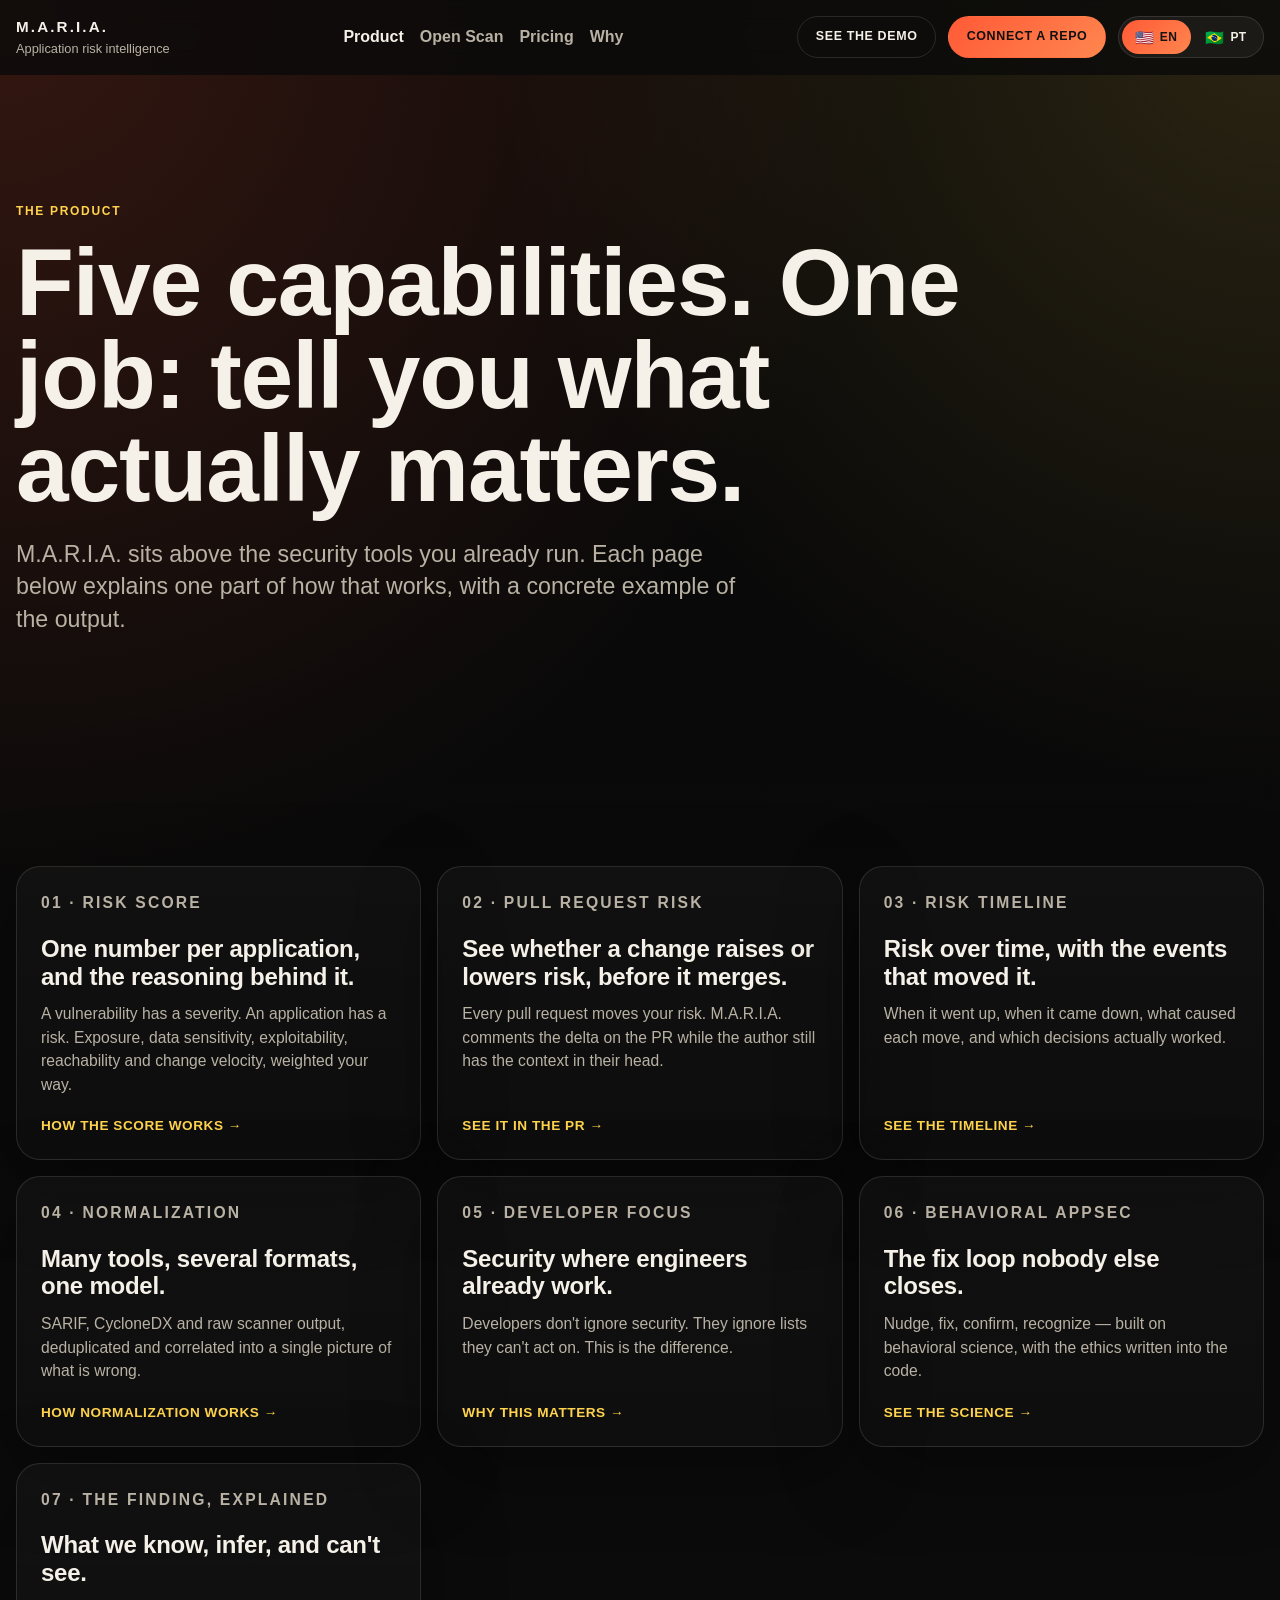
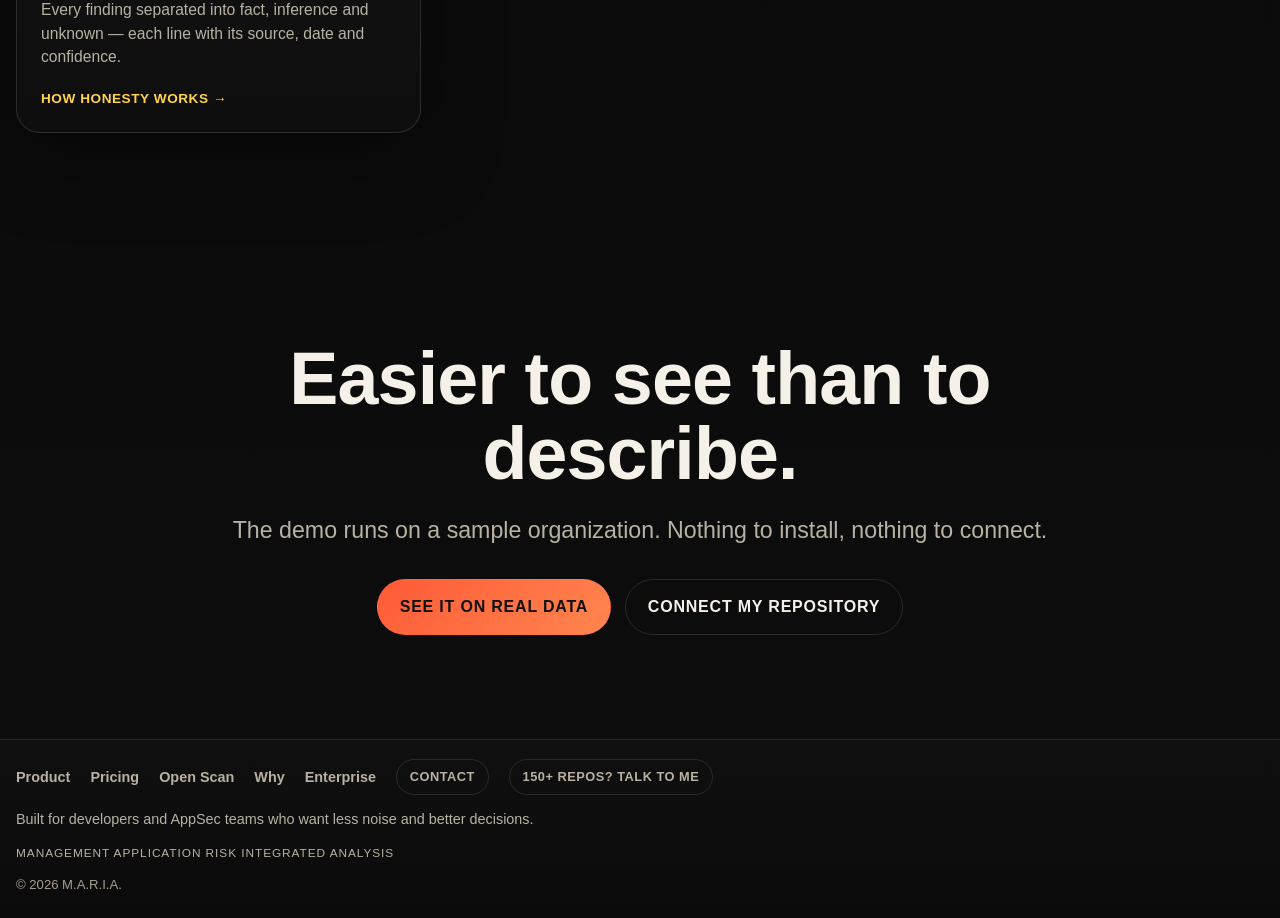
<file: product/index.html>
<!DOCTYPE html>
<html lang="en">
<head>
    <meta charset="UTF-8">
    <meta name="viewport" content="width=device-width, initial-scale=1.0">
    <title>Product | M.A.R.I.A. Application Risk Intelligence</title>
    <meta name="description" content="Application risk score, pull request risk analysis, risk timeline, findings normalization and developer-focused AppSec. What M.A.R.I.A. does, in detail.">
    <meta name="robots" content="index, follow">
    <link rel="canonical" href="https://mariaappsec.com/product/">
    <meta property="og:type" content="website">
    <meta property="og:title" content="Product | M.A.R.I.A.">
    <meta property="og:description" content="Five capabilities: risk score, pull request risk, risk timeline, findings normalization, developer-focused AppSec.">
    <meta property="og:url" content="https://mariaappsec.com/product/">
    <meta property="og:site_name" content="M.A.R.I.A.">
    <meta property="og:image" content="https://mariaappsec.com/img/maria.png">
    <meta name="twitter:card" content="summary_large_image">
    <meta name="twitter:title" content="Product | M.A.R.I.A.">
    <meta name="twitter:description" content="What M.A.R.I.A. actually does, capability by capability.">
    <meta name="twitter:image" content="https://mariaappsec.com/img/maria.png">
    <link rel="stylesheet" href="../css/styles.css">
    <script>document.documentElement.classList.add('i18n-pending');</script>
    <script src="../i18n/translations.js"></script>
    <!-- Google tag (gtag.js) -->
    <script async src="https://www.googletagmanager.com/gtag/js?id=G-09VC70Q0TF"></script>
    <script>
        window.dataLayer = window.dataLayer || [];
        function gtag(){dataLayer.push(arguments);}
        gtag('js', new Date());
        gtag('config', 'G-09VC70Q0TF');
    </script>
</head>
<body data-page="product">
    <a class="skip-link" href="#main" data-i18n="a11y.skip">Skip to content</a>

    <header class="site-header">
        <div class="container header-inner">
            <a class="brand" href="/" data-i18n-aria="nav.homeAria" aria-label="M.A.R.I.A. home">
                <span class="brand-mark">M.A.R.I.A.</span>
                <span class="brand-copy" data-i18n="brand.copy">Application risk intelligence</span>
            </a>
            <nav class="site-nav" aria-label="Primary">
                <a href="/product/" class="is-current" data-i18n="nav.product">Product</a>
                <a href="/openscan/" data-i18n="nav.openscan">Open Scan</a>
                <a href="/pricing/" data-i18n="nav.pricing">Pricing</a>
                <a href="/why/" data-i18n="nav.why">Why</a>
            </nav>
            <div class="header-actions">
                <a class="button button-secondary button-compact" href="https://demo.mariaappsec.com" target="_blank" rel="noreferrer" data-track-event="demo_click" data-track-location="nav_top" data-i18n="cta.demoShort">See the demo</a>
                <a class="button button-primary button-compact" href="https://demo.mariaappsec.com/auth/register" target="_blank" rel="noreferrer" data-track-event="demo_register_click" data-track-location="nav_top" data-i18n="cta.connectShort">Connect a repo</a>
                <div class="lang-toggle" role="group" aria-label="Language selector" data-active-lang="en-US">
                    <button type="button" data-lang="en-US" aria-pressed="true"><span class="lang-flag" aria-hidden="true">🇺🇸</span><span class="lang-label">EN</span></button>
                    <button type="button" data-lang="pt-BR" aria-pressed="false"><span class="lang-flag" aria-hidden="true">🇧🇷</span><span class="lang-label">PT</span></button>
                </div>
            </div>
        </div>
    </header>

    <main id="main">
        <section class="page-hero section">
            <div class="container narrow">
                <p class="eyebrow" data-i18n="product.eyebrow">THE PRODUCT</p>
                <h1 data-i18n="product.h1">Five capabilities. One job: tell you what actually matters.</h1>
                <p class="section-copy" data-i18n="product.sub">M.A.R.I.A. sits above the security tools you already run. Each page below explains one part of how that works, with a concrete example of the output.</p>
            </div>
        </section>

        <section class="section">
            <div class="container">
                <div class="card-grid">
                    <article class="value-card">
                        <p class="card-kicker">01 &middot; Risk Score</p>
                        <h3 data-i18n="features.score.title">One number per application, and the reasoning behind it.</h3>
                        <p data-i18n="product.score.body">A vulnerability has a severity. An application has a risk. Exposure, data sensitivity, exploitability, reachability and change velocity, weighted your way.</p>
                        <a href="/product/risk-score/" class="card-link" data-i18n="features.score.link">How the score works &rarr;</a>
                    </article>
                    <article class="value-card">
                        <p class="card-kicker">02 &middot; Pull Request Risk</p>
                        <h3 data-i18n="features.pr.title">See whether a change raises or lowers risk, before it merges.</h3>
                        <p data-i18n="product.pr.body">Every pull request moves your risk. M.A.R.I.A. comments the delta on the PR while the author still has the context in their head.</p>
                        <a href="/product/pull-request-risk/" class="card-link" data-i18n="features.pr.link">See it in the PR &rarr;</a>
                    </article>
                    <article class="value-card">
                        <p class="card-kicker">03 &middot; Risk Timeline</p>
                        <h3 data-i18n="features.timeline.title">Risk over time, with the events that moved it.</h3>
                        <p data-i18n="product.timeline.body">When it went up, when it came down, what caused each move, and which decisions actually worked.</p>
                        <a href="/product/risk-timeline/" class="card-link" data-i18n="features.timeline.link">See the timeline &rarr;</a>
                    </article>
                    <article class="value-card">
                        <p class="card-kicker">04 &middot; Normalization</p>
                        <h3 data-i18n="features.norm.title">Many tools, several formats, one model.</h3>
                        <p data-i18n="product.norm.body">SARIF, CycloneDX and raw scanner output, deduplicated and correlated into a single picture of what is wrong.</p>
                        <a href="/product/normalization/" class="card-link" data-i18n="features.norm.link">How normalization works &rarr;</a>
                    </article>
                    <article class="value-card">
                        <p class="card-kicker">05 &middot; Developer Focus</p>
                        <h3 data-i18n="features.dev.title">Security where engineers already work.</h3>
                        <p data-i18n="product.dev.body">Developers don't ignore security. They ignore lists they can't act on. This is the difference.</p>
                        <a href="/product/for-developers/" class="card-link" data-i18n="features.dev.link">Why this matters &rarr;</a>
                    </article>
                    <article class="value-card">
                        <p class="card-kicker">06 &middot; Behavioral AppSec</p>
                        <h3 data-i18n="features.champ.title">The fix loop nobody else closes.</h3>
                        <p data-i18n="product.champ.body">Nudge, fix, confirm, recognize &mdash; built on behavioral science, with the ethics written into the code.</p>
                        <a href="/product/security-champions/" class="card-link" data-i18n="features.champ.link">See the science &rarr;</a>
                    </article>
                    <article class="value-card">
                        <p class="card-kicker">07 &middot; The Finding, Explained</p>
                        <h3 data-i18n="features.fd.title">What we know, infer, and can't see.</h3>
                        <p data-i18n="product.fd.body">Every finding separated into fact, inference and unknown &mdash; each line with its source, date and confidence.</p>
                        <a href="/product/finding-detail/" class="card-link" data-i18n="features.fd.link">How honesty works &rarr;</a>
                    </article>
                </div>
            </div>
        </section>

        <section class="final-cta section">
            <div class="container narrow center">
                <h2 data-i18n="product.ctaH2">Easier to see than to describe.</h2>
                <p class="section-copy" data-i18n="product.ctaSub">The demo runs on a sample organization. Nothing to install, nothing to connect.</p>
                <div class="section-actions">
                    <a class="button button-primary" href="https://demo.mariaappsec.com" target="_blank" rel="noreferrer" data-track-event="demo_click" data-track-location="product_index_cta" data-i18n="cta.demo">See it on real data</a>
                    <a class="button button-secondary" href="https://demo.mariaappsec.com/auth/register" target="_blank" rel="noreferrer" data-track-event="demo_register_click" data-track-location="product_index_cta" data-i18n="cta.connect">Connect my repository</a>
                </div>
            </div>
        </section>
    </main>

    <footer class="site-footer">
        <div class="container footer-inner">
            <nav class="footer-nav" aria-label="Footer">
                <a href="/product/" data-i18n="nav.product">Product</a>
                <a href="/pricing/" data-i18n="nav.pricing">Pricing</a>
                <a href="/openscan/" data-i18n="nav.openscan">Open Scan</a>
                <a href="/why/" data-i18n="nav.why">Why</a>
                <a href="/enterprise/" data-i18n="nav.enterprise">Enterprise</a>
                <a href="mailto:contact@mariaappsec.com" class="footer-link" data-i18n="nav.contact">Contact</a>
                <a href="mailto:contact@mariaappsec.com?subject=M.A.R.I.A.%20-%20150%2B%20repos" class="footer-link" data-track-event="big_estate_click" data-track-location="footer_tertiary" data-i18n="cta.bigEstateShort">150+ repos? Talk to me</a>
            </nav>
            <p class="footer-copy" data-i18n="footer.copy">Built for developers and AppSec teams who want less noise and better decisions.</p>
            <p class="footer-note">Management Application Risk Integrated Analysis</p>
            <p>&copy; 2026 M.A.R.I.A.</p>
        </div>
    </footer>

    <script src="../js/script.js"></script>
</body>
</html>
</file>
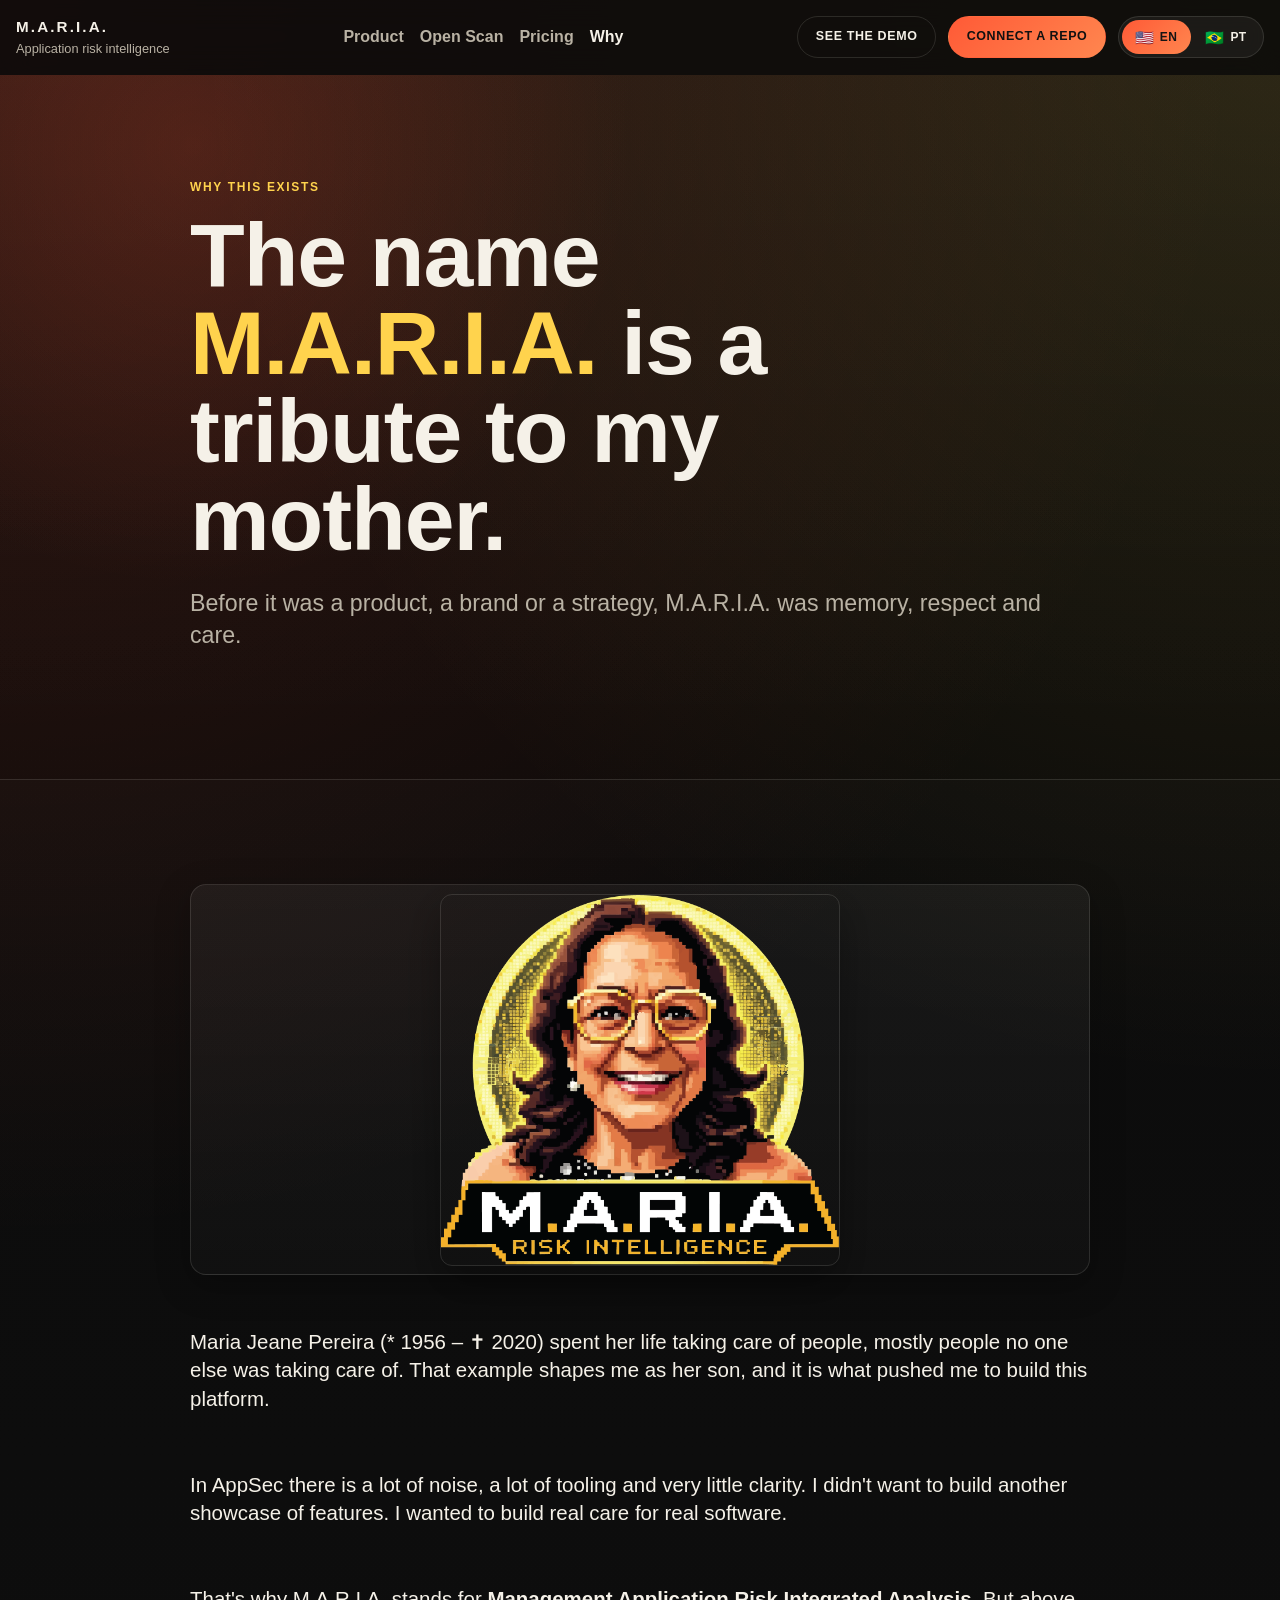
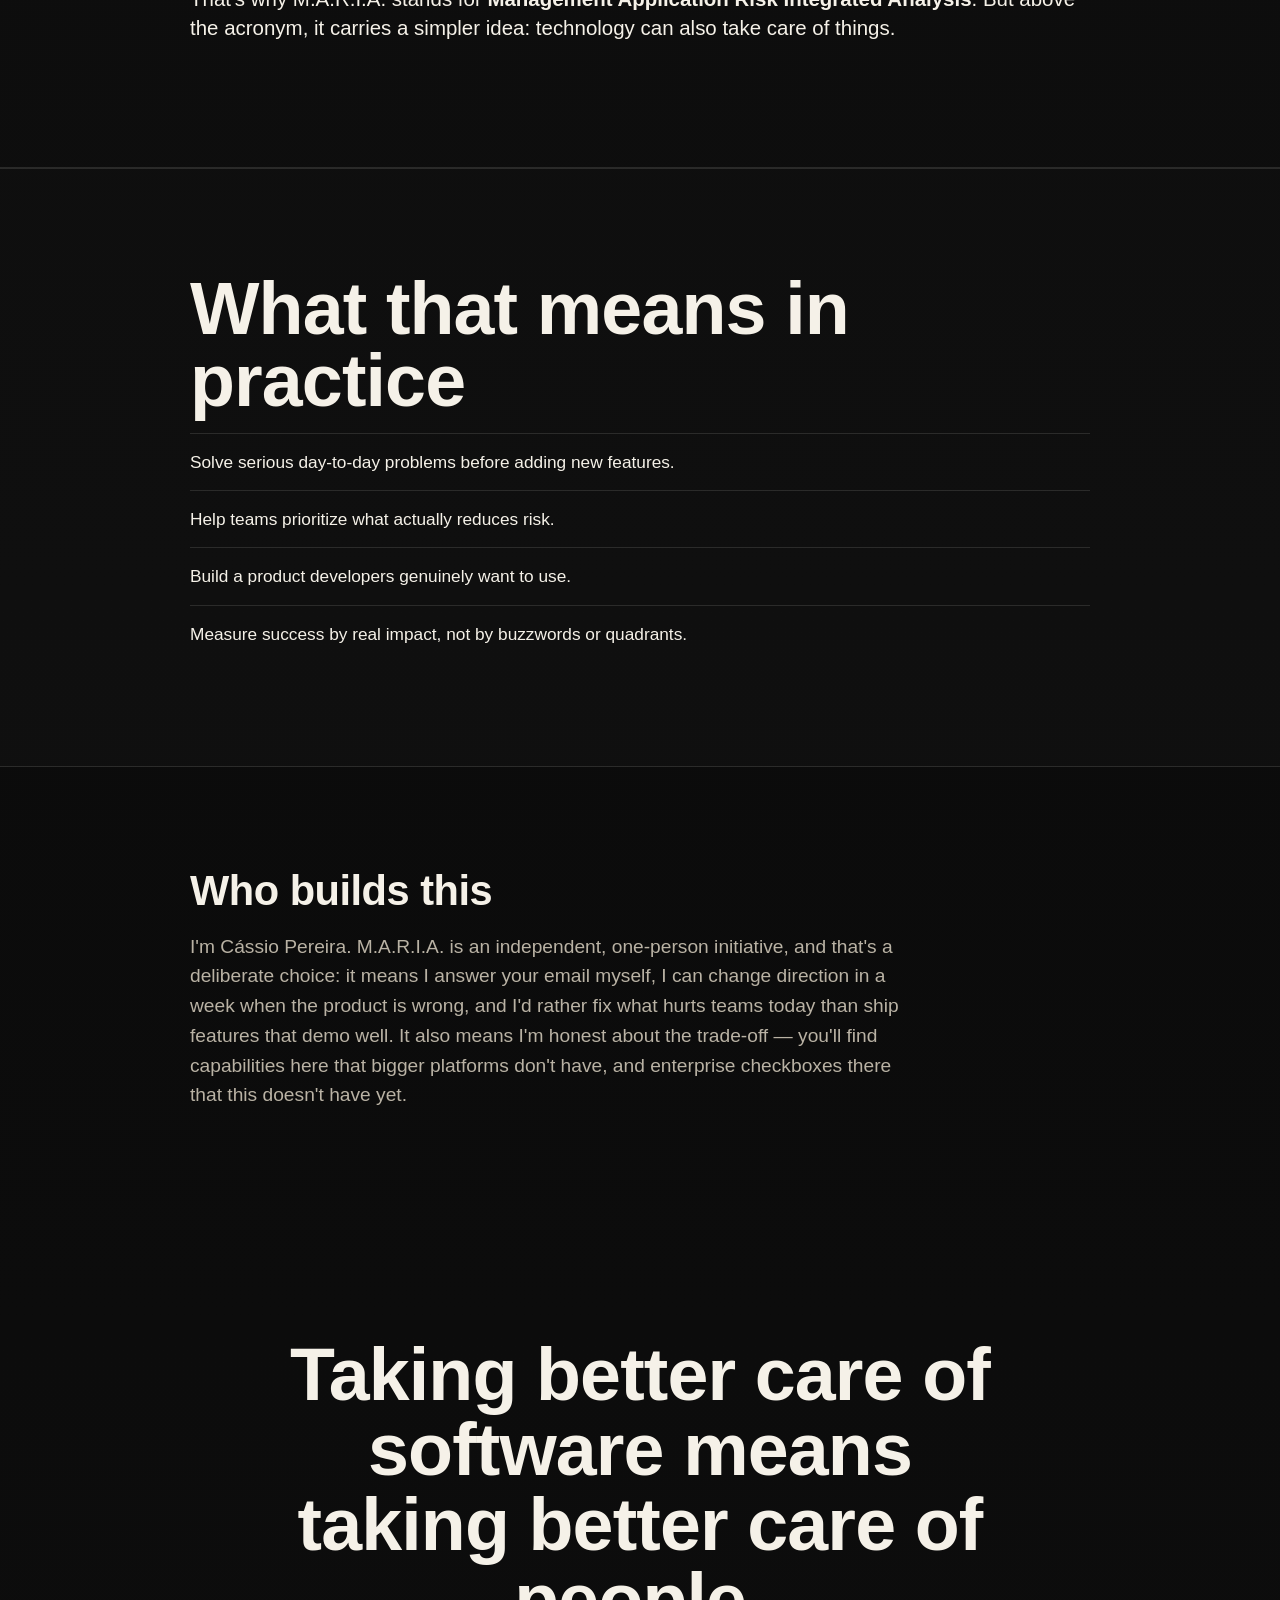
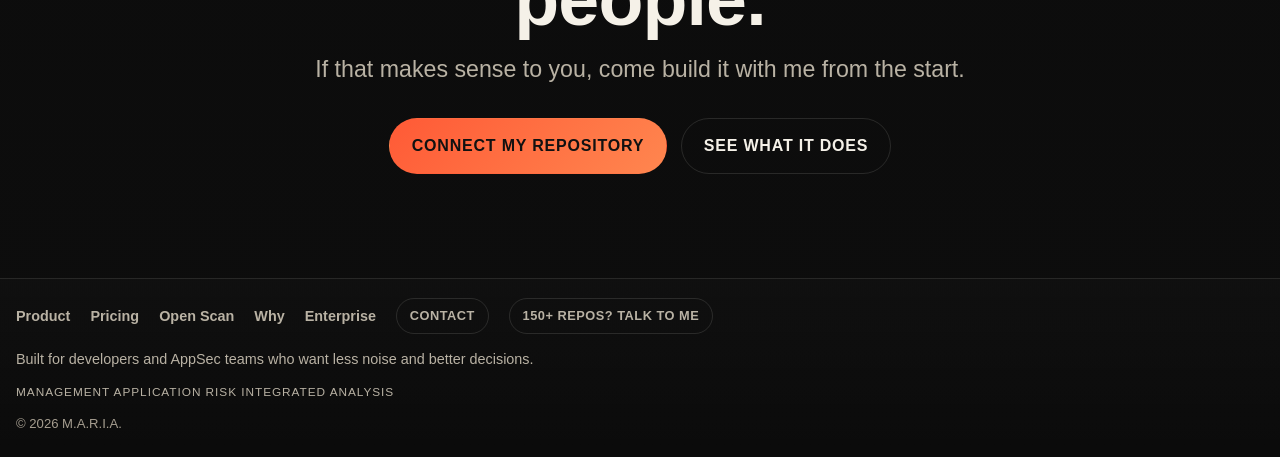
<file: why/index.html>
<!DOCTYPE html>
<html lang="en">
<head>
    <meta charset="UTF-8">
    <meta name="viewport" content="width=device-width, initial-scale=1.0">
    <title>Why M.A.R.I.A. | The story behind the name</title>
    <meta name="description" content="The story behind the name M.A.R.I.A.: a tribute to Maria Jeane Pereira, and what caring for software actually means in an AppSec product.">
    <meta name="robots" content="index, follow">
    <link rel="canonical" href="https://mariaappsec.com/why/">
    <meta property="og:type" content="article">
    <meta property="og:title" content="Why M.A.R.I.A.">
    <meta property="og:description" content="This platform started as a tribute and a commitment: to take better care of software, and of the people behind it.">
    <meta property="og:url" content="https://mariaappsec.com/why/">
    <meta property="og:site_name" content="M.A.R.I.A.">
    <meta property="og:image" content="https://mariaappsec.com/img/maria.png">
    <meta name="twitter:card" content="summary_large_image">
    <meta name="twitter:title" content="Why M.A.R.I.A.">
    <meta name="twitter:description" content="The story behind the name, and the commitment behind the platform.">
    <meta name="twitter:image" content="https://mariaappsec.com/img/maria.png">
    <link rel="stylesheet" href="../css/styles.css">
    <script>document.documentElement.classList.add('i18n-pending');</script>
    <script src="../i18n/translations.js"></script>
    <!-- Google tag (gtag.js) -->
    <script async src="https://www.googletagmanager.com/gtag/js?id=G-09VC70Q0TF"></script>
    <script>
        window.dataLayer = window.dataLayer || [];
        function gtag(){dataLayer.push(arguments);}
        gtag('js', new Date());
        gtag('config', 'G-09VC70Q0TF');
    </script>
</head>
<body class="why-page" data-page="why">
    <a class="skip-link" href="#main" data-i18n="a11y.skip">Skip to content</a>

    <header class="site-header" id="top">
        <div class="container header-inner">
            <a class="brand" href="/" data-i18n-aria="nav.homeAria" aria-label="M.A.R.I.A. home">
                <span class="brand-mark">M.A.R.I.A.</span>
                <span class="brand-copy" data-i18n="brand.copy">Application risk intelligence</span>
            </a>
            <nav class="site-nav" aria-label="Primary">
                <a href="/product/" data-i18n="nav.product">Product</a>
                <a href="/openscan/" data-i18n="nav.openscan">Open Scan</a>
                <a href="/pricing/" data-i18n="nav.pricing">Pricing</a>
                <a href="/why/" class="is-current" data-i18n="nav.why">Why</a>
            </nav>
            <div class="header-actions">
                <a class="button button-secondary button-compact" href="https://demo.mariaappsec.com" target="_blank" rel="noreferrer" data-track-event="demo_click" data-track-location="nav_top" data-i18n="cta.demoShort">See the demo</a>
                <a class="button button-primary button-compact" href="https://demo.mariaappsec.com/auth/register" target="_blank" rel="noreferrer" data-track-event="demo_register_click" data-track-location="nav_top" data-i18n="cta.connectShort">Connect a repo</a>
                <div class="lang-toggle" role="group" aria-label="Language selector" data-active-lang="en-US">
                    <button type="button" data-lang="en-US" aria-pressed="true"><span class="lang-flag" aria-hidden="true">🇺🇸</span><span class="lang-label">EN</span></button>
                    <button type="button" data-lang="pt-BR" aria-pressed="false"><span class="lang-flag" aria-hidden="true">🇧🇷</span><span class="lang-label">PT</span></button>
                </div>
            </div>
        </div>
    </header>

    <main id="main">
        <section class="section why-hero">
            <div class="container narrow">
                <p class="eyebrow" data-i18n="why.eyebrow">WHY THIS EXISTS</p>
                <h1 data-i18n="why.h1">The name <span class="text-highlight">M.A.R.I.A.</span> is a tribute to my mother.</h1>
                <p class="section-copy" data-i18n="why.sub">Before it was a product, a brand or a strategy, M.A.R.I.A. was memory, respect and care.</p>
            </div>
        </section>

        <section class="section why-story-block">
            <div class="container narrow why-content">
                <figure class="why-memory-photo">
                    <img src="../img/maria.png" alt="Maria Jeane Pereira" loading="lazy" />
                </figure>
                <p data-i18n="why.p1">Maria Jeane Pereira (<time datetime="1956">&ast; 1956</time> &ndash; <time datetime="2020">&#10013; 2020</time>) spent her life taking care of people, mostly people no one else was taking care of. That example shapes me as her son, and it is what pushed me to build this platform.</p>
                <p data-i18n="why.p2">In AppSec there is a lot of noise, a lot of tooling and very little clarity. I didn't want to build another showcase of features. I wanted to build real care for real software.</p>
                <p data-i18n="why.p3">That's why M.A.R.I.A. stands for <strong>Management Application Risk Integrated Analysis</strong>. But above the acronym, it carries a simpler idea: technology can also take care of things.</p>
            </div>
        </section>

        <section class="section why-principles alt-band">
            <div class="container narrow">
                <h2 data-i18n="why.principlesH2">What that means in practice</h2>
                <ul class="bullet-list why-list">
                    <li data-i18n="why.principle1">Solve serious day-to-day problems before adding new features.</li>
                    <li data-i18n="why.principle2">Help teams prioritize what actually reduces risk.</li>
                    <li data-i18n="why.principle3">Build a product developers genuinely want to use.</li>
                    <li data-i18n="why.principle4">Measure success by real impact, not by buzzwords or quadrants.</li>
                </ul>
            </div>
        </section>

        <section class="section why-founder">
            <div class="container narrow">
                <h2 data-i18n="why.founderH2">Who builds this</h2>
                <p data-i18n="why.founderBody">I'm Cássio Pereira. M.A.R.I.A. is an independent, one-person initiative, and that's a deliberate choice: it means I answer your email myself, I can change direction in a week when the product is wrong, and I'd rather fix what hurts teams today than ship features that demo well. It also means I'm honest about the trade-off &mdash; you'll find capabilities here that bigger platforms don't have, and enterprise checkboxes there that this doesn't have yet.</p>
                <!-- TODO(cassio): o link "Meet the founder" apontava para https://cassiodevelo.com.br,
                     que parece truncado. Confirme a URL correta e reative o botão abaixo.
                <p><a class="button button-secondary" href="https://SUA-URL-AQUI" target="_blank" rel="noreferrer" data-i18n="why.founderLink">More about me</a></p>
                -->
            </div>
        </section>

        <section class="section why-cta final-cta">
            <div class="container narrow center">
                <h2 data-i18n="why.ctaH2">Taking better care of software means taking better care of people.</h2>
                <p class="section-copy" data-i18n="why.ctaSub">If that makes sense to you, come build it with me from the start.</p>
                <div class="section-actions">
                    <a class="button button-primary" href="https://demo.mariaappsec.com/auth/register" target="_blank" rel="noreferrer" data-track-event="demo_register_click" data-track-location="why_cta" data-i18n="cta.connect">Connect my repository</a>
                    <a class="button button-secondary" href="/product/" data-i18n="why.productLink">See what it does</a>
                </div>
            </div>
        </section>
    </main>

    <footer class="site-footer">
        <div class="container footer-inner">
            <nav class="footer-nav" aria-label="Footer">
                <a href="/product/" data-i18n="nav.product">Product</a>
                <a href="/pricing/" data-i18n="nav.pricing">Pricing</a>
                <a href="/openscan/" data-i18n="nav.openscan">Open Scan</a>
                <a href="/why/" data-i18n="nav.why">Why</a>
                <a href="/enterprise/" data-i18n="nav.enterprise">Enterprise</a>
                <a href="mailto:contact@mariaappsec.com" class="footer-link" data-i18n="nav.contact">Contact</a>
                <a href="mailto:contact@mariaappsec.com?subject=M.A.R.I.A.%20-%20150%2B%20repos" class="footer-link" data-track-event="big_estate_click" data-track-location="footer_tertiary" data-i18n="cta.bigEstateShort">150+ repos? Talk to me</a>
            </nav>
            <p class="footer-copy" data-i18n="footer.copy">Built for developers and AppSec teams who want less noise and better decisions.</p>
            <p class="footer-note">Management Application Risk Integrated Analysis</p>
            <p>&copy; 2026 M.A.R.I.A.</p>
        </div>
    </footer>

    <script src="../js/script.js"></script>
</body>
</html>
</file>
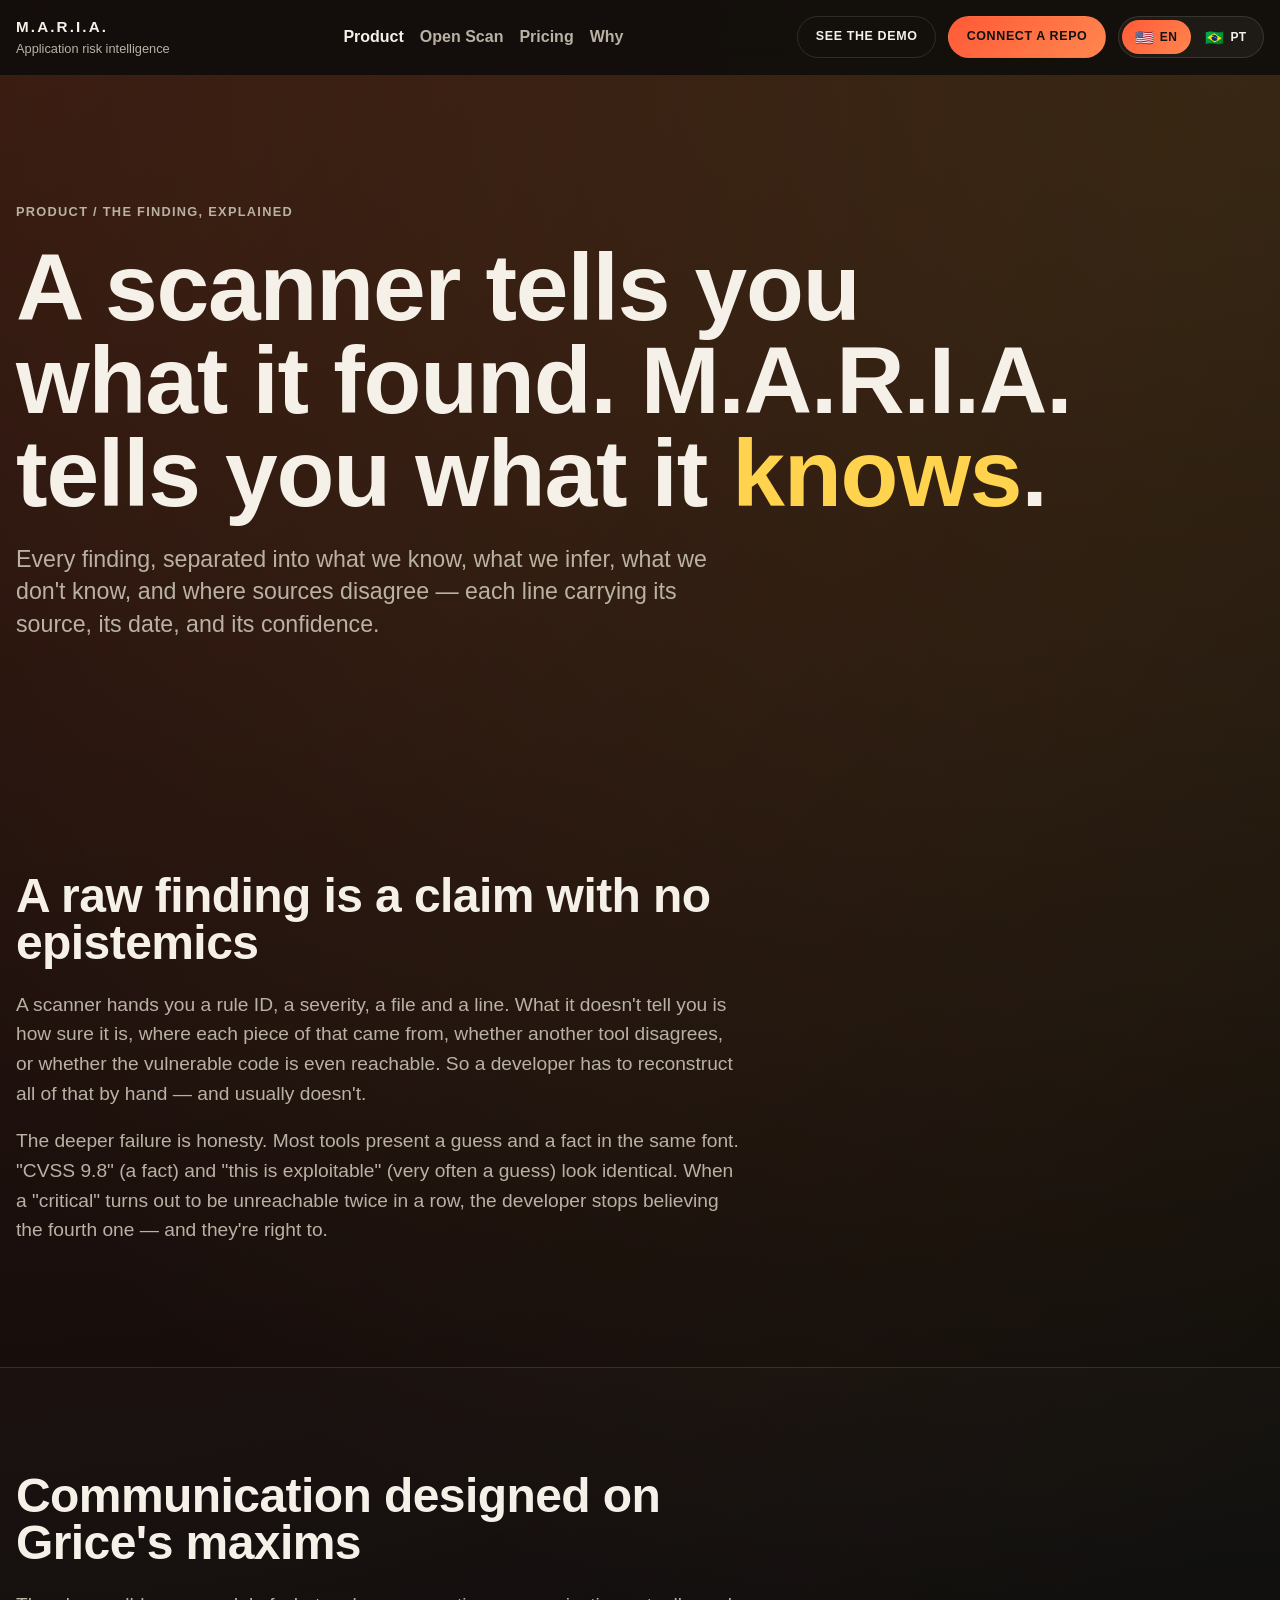
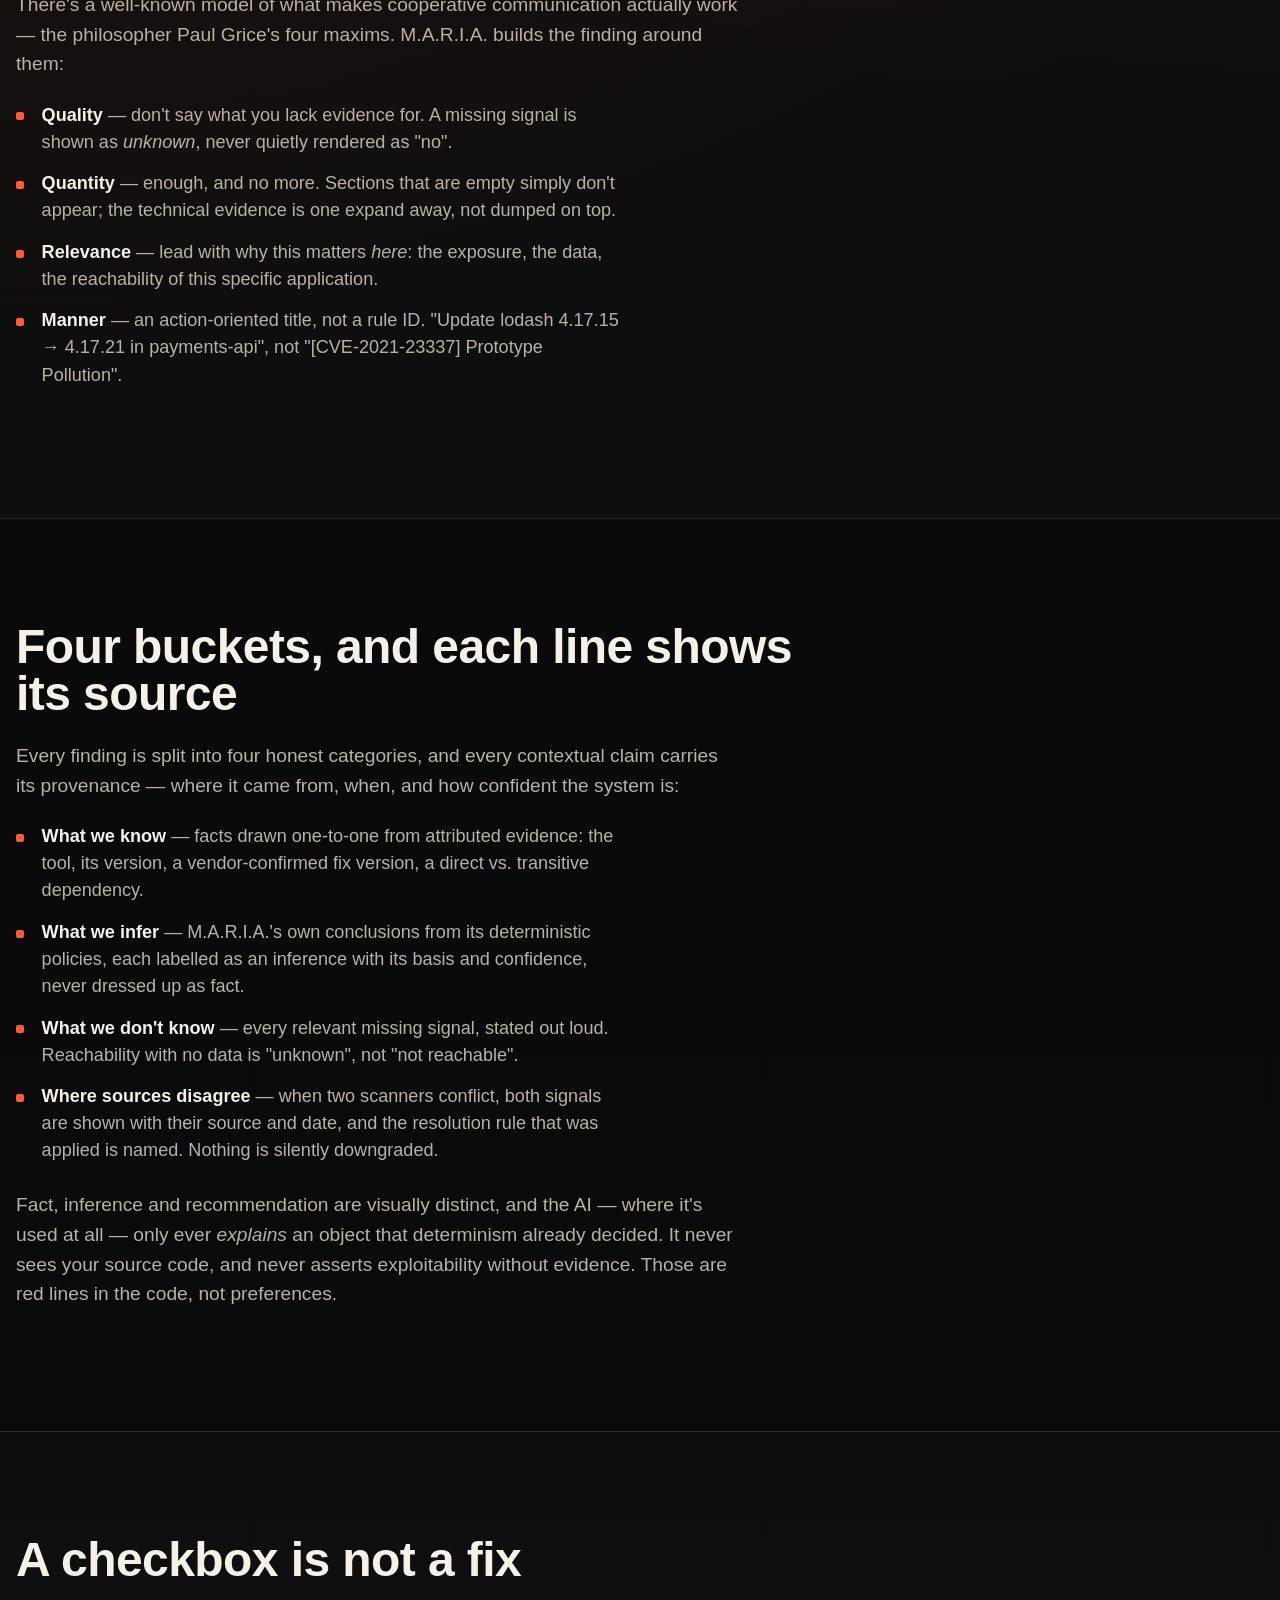
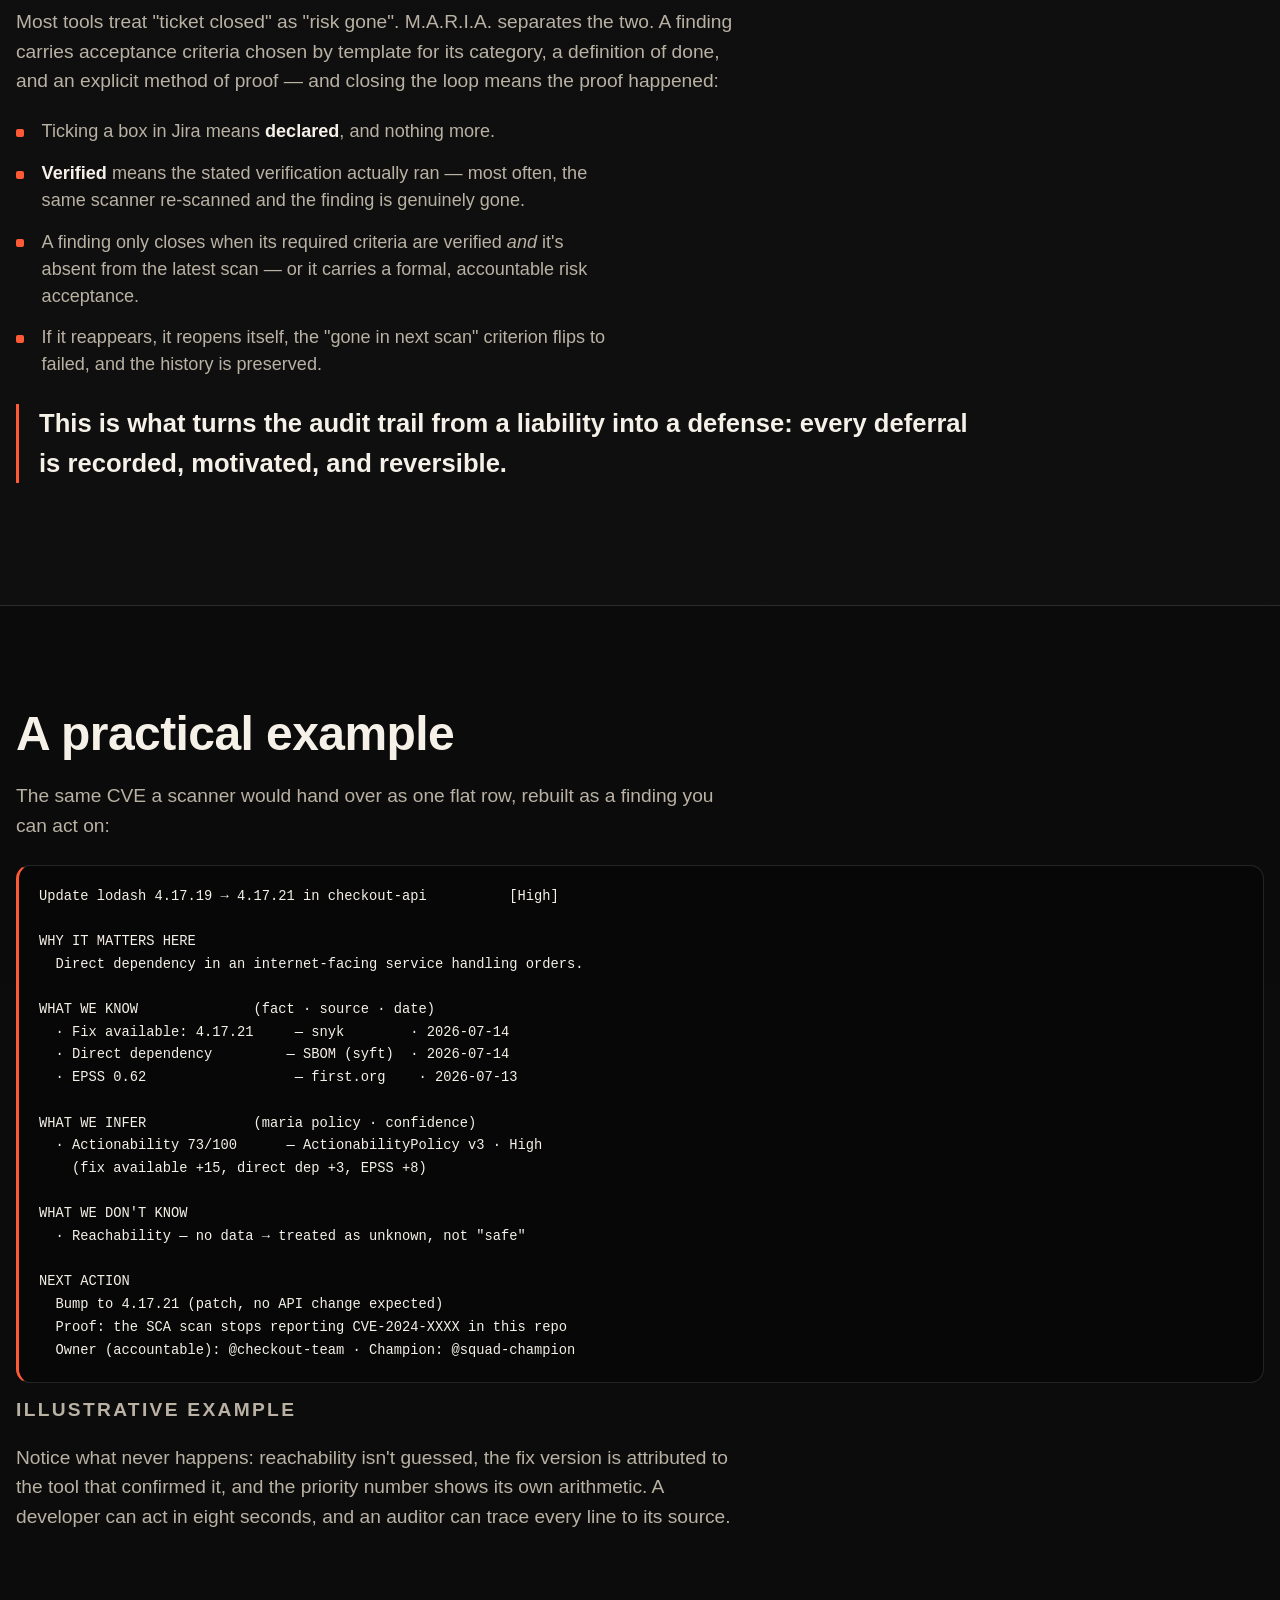
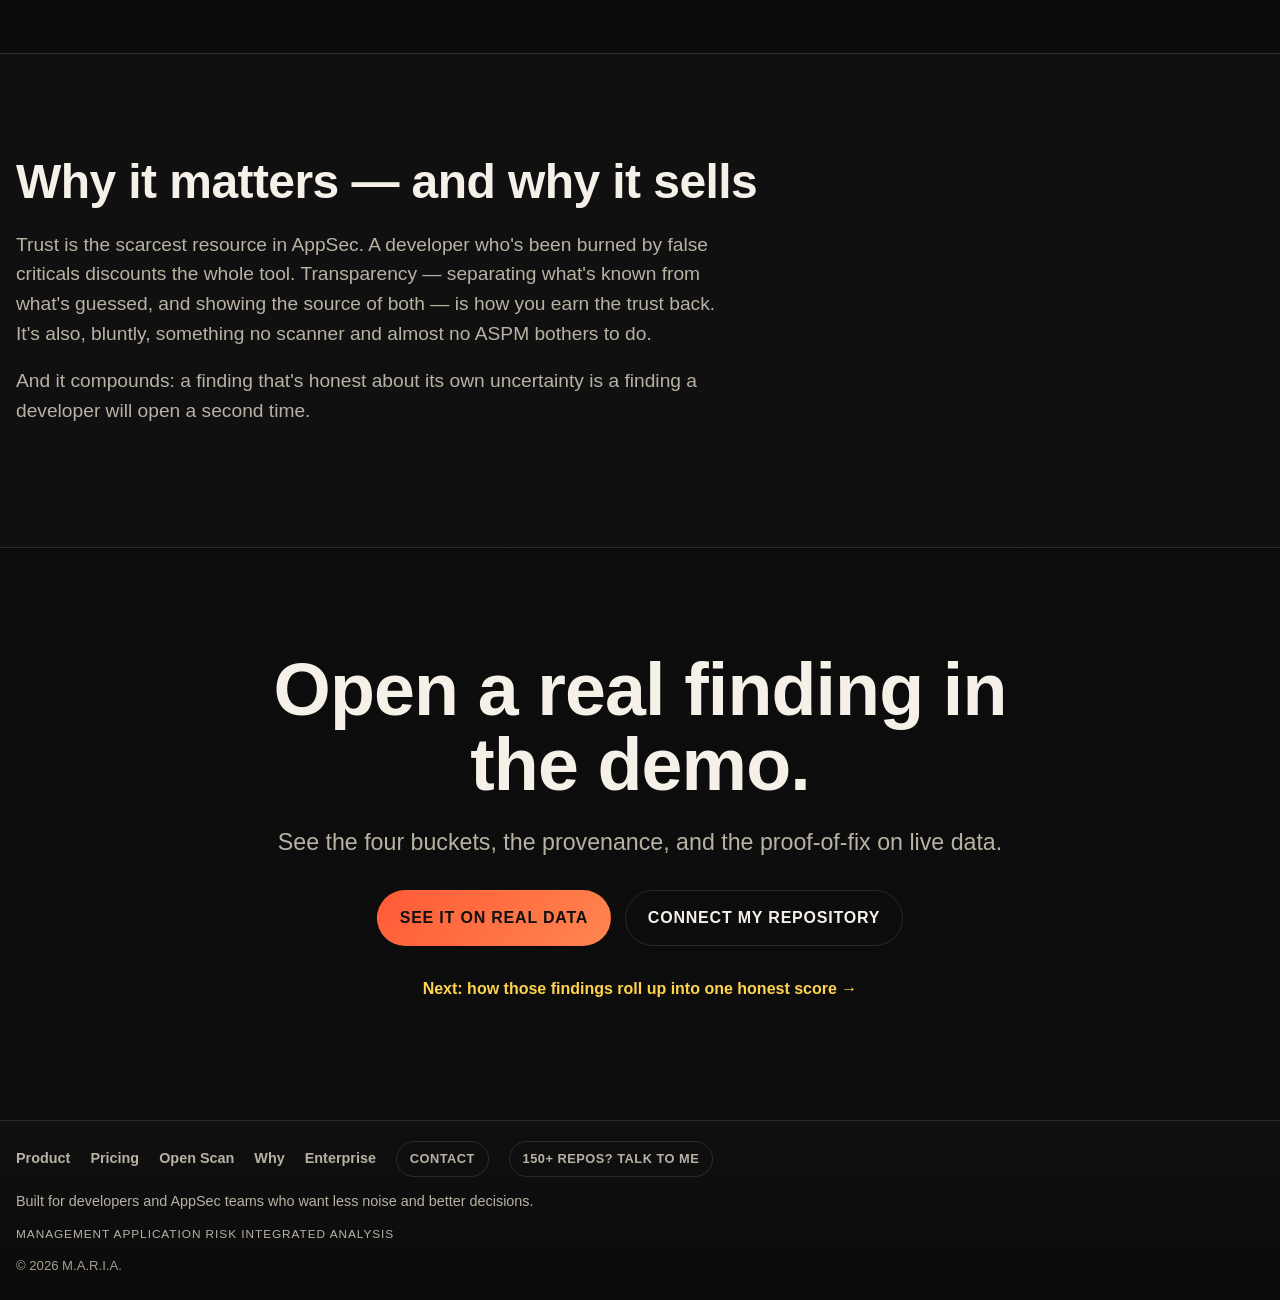
<file: product/finding-detail/index.html>
<!DOCTYPE html>
<html lang="en">
<head>
    <meta charset="UTF-8">
    <meta name="viewport" content="width=device-width, initial-scale=1.0">
    <title>The finding, explained — what we know, infer, and can't see | M.A.R.I.A.</title>
    <meta name="description" content="A scanner tells you what it found. M.A.R.I.A. tells you what it knows, what it's inferring, what it can't see, and where sources disagree — each line with its source, date and confidence.">
    <meta name="robots" content="index, follow">
    <link rel="canonical" href="https://mariaappsec.com/product/finding-detail/">
    <meta property="og:type" content="article">
    <meta property="og:title" content="The finding, explained | M.A.R.I.A.">
    <meta property="og:description" content="Know, infer, don't-know, and disagree — separated, sourced, and honest. Communication designed on Grice's maxims.">
    <meta property="og:url" content="https://mariaappsec.com/product/finding-detail/">
    <meta property="og:site_name" content="M.A.R.I.A.">
    <meta property="og:image" content="https://mariaappsec.com/img/maria.png">
    <meta name="twitter:card" content="summary_large_image">
    <meta name="twitter:title" content="The finding, explained | M.A.R.I.A.">
    <meta name="twitter:description" content="What we know, what we infer, what we can't see — each line sourced.">
    <meta name="twitter:image" content="https://mariaappsec.com/img/maria.png">
    <link rel="stylesheet" href="../../css/styles.css">
    <script>document.documentElement.classList.add('i18n-pending');</script>
    <script src="../../i18n/translations.js"></script>
    <!-- Google tag (gtag.js) -->
    <script async src="https://www.googletagmanager.com/gtag/js?id=G-09VC70Q0TF"></script>
    <script>
        window.dataLayer = window.dataLayer || [];
        function gtag(){dataLayer.push(arguments);}
        gtag('js', new Date());
        gtag('config', 'G-09VC70Q0TF');
    </script>
</head>
<body data-page="findingDetail">
    <a class="skip-link" href="#main" data-i18n="a11y.skip">Skip to content</a>

    <header class="site-header">
        <div class="container header-inner">
            <a class="brand" href="/" data-i18n-aria="nav.homeAria" aria-label="M.A.R.I.A. home">
                <span class="brand-mark">M.A.R.I.A.</span>
                <span class="brand-copy" data-i18n="brand.copy">Application risk intelligence</span>
            </a>
            <nav class="site-nav" aria-label="Primary">
                <a href="/product/" class="is-current" data-i18n="nav.product">Product</a>
                <a href="/openscan/" data-i18n="nav.openscan">Open Scan</a>
                <a href="/pricing/" data-i18n="nav.pricing">Pricing</a>
                <a href="/why/" data-i18n="nav.why">Why</a>
            </nav>
            <div class="header-actions">
                <a class="button button-secondary button-compact" href="https://demo.mariaappsec.com" target="_blank" rel="noreferrer" data-track-event="demo_click" data-track-location="nav_top" data-i18n="cta.demoShort">See the demo</a>
                <a class="button button-primary button-compact" href="https://demo.mariaappsec.com/auth/register" target="_blank" rel="noreferrer" data-track-event="demo_register_click" data-track-location="nav_top" data-i18n="cta.connectShort">Connect a repo</a>
                <div class="lang-toggle" role="group" aria-label="Language selector" data-active-lang="en-US">
                    <button type="button" data-lang="en-US" aria-pressed="true"><span class="lang-flag" aria-hidden="true">🇺🇸</span><span class="lang-label">EN</span></button>
                    <button type="button" data-lang="pt-BR" aria-pressed="false"><span class="lang-flag" aria-hidden="true">🇧🇷</span><span class="lang-label">PT</span></button>
                </div>
            </div>
        </div>
    </header>

    <main id="main">
        <section class="page-hero section">
            <div class="container narrow">
                <p class="breadcrumb"><a href="/product/" data-i18n="nav.product">Product</a> <span aria-hidden="true">/</span> <span data-i18n="fd.crumb">The finding, explained</span></p>
                <h1 data-i18n="fd.h1">A scanner tells you what it found. M.A.R.I.A. tells you what it <span class="text-highlight">knows</span>.</h1>
                <p class="section-copy" data-i18n="fd.sub">Every finding, separated into what we know, what we infer, what we don't know, and where sources disagree &mdash; each line carrying its source, its date, and its confidence.</p>
            </div>
        </section>

        <section class="section prose-section">
            <div class="container narrow">
                <h2 data-i18n="fd.problemH2">A raw finding is a claim with no epistemics</h2>
                <p data-i18n="fd.problem1">A scanner hands you a rule ID, a severity, a file and a line. What it doesn't tell you is how sure it is, where each piece of that came from, whether another tool disagrees, or whether the vulnerable code is even reachable. So a developer has to reconstruct all of that by hand &mdash; and usually doesn't.</p>
                <p data-i18n="fd.problem2">The deeper failure is honesty. Most tools present a guess and a fact in the same font. "CVSS 9.8" (a fact) and "this is exploitable" (very often a guess) look identical. When a "critical" turns out to be unreachable twice in a row, the developer stops believing the fourth one &mdash; and they're right to.</p>
            </div>
        </section>

        <section class="section prose-section alt-band">
            <div class="container narrow">
                <h2 data-i18n="fd.solutionH2">Communication designed on Grice's maxims</h2>
                <p data-i18n="fd.solution1">There's a well-known model of what makes cooperative communication actually work &mdash; the philosopher Paul Grice's four maxims. M.A.R.I.A. builds the finding around them:</p>
                <ul class="feature-list">
                    <li data-i18n="fd.solution2"><strong>Quality</strong> &mdash; don't say what you lack evidence for. A missing signal is shown as <em>unknown</em>, never quietly rendered as "no".</li>
                    <li data-i18n="fd.solution3"><strong>Quantity</strong> &mdash; enough, and no more. Sections that are empty simply don't appear; the technical evidence is one expand away, not dumped on top.</li>
                    <li data-i18n="fd.solution4"><strong>Relevance</strong> &mdash; lead with why this matters <em>here</em>: the exposure, the data, the reachability of this specific application.</li>
                    <li data-i18n="fd.solution5"><strong>Manner</strong> &mdash; an action-oriented title, not a rule ID. "Update lodash 4.17.15 &rarr; 4.17.21 in payments-api", not "[CVE-2021-23337] Prototype Pollution".</li>
                </ul>
            </div>
        </section>

        <section class="section prose-section">
            <div class="container narrow">
                <h2 data-i18n="fd.fourH2">Four buckets, and each line shows its source</h2>
                <p data-i18n="fd.four1">Every finding is split into four honest categories, and every contextual claim carries its provenance &mdash; where it came from, when, and how confident the system is:</p>
                <ul class="feature-list">
                    <li data-i18n="fd.four2"><strong>What we know</strong> &mdash; facts drawn one-to-one from attributed evidence: the tool, its version, a vendor-confirmed fix version, a direct vs. transitive dependency.</li>
                    <li data-i18n="fd.four3"><strong>What we infer</strong> &mdash; M.A.R.I.A.'s own conclusions from its deterministic policies, each labelled as an inference with its basis and confidence, never dressed up as fact.</li>
                    <li data-i18n="fd.four4"><strong>What we don't know</strong> &mdash; every relevant missing signal, stated out loud. Reachability with no data is "unknown", not "not reachable".</li>
                    <li data-i18n="fd.four5"><strong>Where sources disagree</strong> &mdash; when two scanners conflict, both signals are shown with their source and date, and the resolution rule that was applied is named. Nothing is silently downgraded.</li>
                </ul>
                <p data-i18n="fd.four6">Fact, inference and recommendation are visually distinct, and the AI &mdash; where it's used at all &mdash; only ever <em>explains</em> an object that determinism already decided. It never sees your source code, and never asserts exploitability without evidence. Those are red lines in the code, not preferences.</p>
            </div>
        </section>

        <section class="section prose-section alt-band">
            <div class="container narrow">
                <h2 data-i18n="fd.doneH2">A checkbox is not a fix</h2>
                <p data-i18n="fd.done1">Most tools treat "ticket closed" as "risk gone". M.A.R.I.A. separates the two. A finding carries acceptance criteria chosen by template for its category, a definition of done, and an explicit method of proof &mdash; and closing the loop means the proof happened:</p>
                <ul class="feature-list">
                    <li data-i18n="fd.done2">Ticking a box in Jira means <strong>declared</strong>, and nothing more.</li>
                    <li data-i18n="fd.done3"><strong>Verified</strong> means the stated verification actually ran &mdash; most often, the same scanner re-scanned and the finding is genuinely gone.</li>
                    <li data-i18n="fd.done4">A finding only closes when its required criteria are verified <em>and</em> it's absent from the latest scan &mdash; or it carries a formal, accountable risk acceptance.</li>
                    <li data-i18n="fd.done5">If it reappears, it reopens itself, the "gone in next scan" criterion flips to failed, and the history is preserved.</li>
                </ul>
                <p class="pull-quote" data-i18n="fd.done6">This is what turns the audit trail from a liability into a defense: every deferral is recorded, motivated, and reversible.</p>
            </div>
        </section>

        <section class="section prose-section">
            <div class="container narrow">
                <h2 data-i18n="fd.exampleH2">A practical example</h2>
                <p data-i18n="fd.exampleIntro">The same CVE a scanner would hand over as one flat row, rebuilt as a finding you can act on:</p>
                <pre class="code-block" aria-label="Example of an explained finding"><code>Update lodash 4.17.19 → 4.17.21 in checkout-api          [High]

WHY IT MATTERS HERE
  Direct dependency in an internet-facing service handling orders.

WHAT WE KNOW              (fact · source · date)
  · Fix available: 4.17.21     — snyk        · 2026-07-14
  · Direct dependency         — SBOM (syft)  · 2026-07-14
  · EPSS 0.62                  — first.org    · 2026-07-13

WHAT WE INFER             (maria policy · confidence)
  · Actionability 73/100      — ActionabilityPolicy v3 · High
    (fix available +15, direct dep +3, EPSS +8)

WHAT WE DON'T KNOW
  · Reachability — no data → treated as unknown, not "safe"

NEXT ACTION
  Bump to 4.17.21 (patch, no API change expected)
  Proof: the SCA scan stops reporting CVE-2024-XXXX in this repo
  Owner (accountable): @checkout-team · Champion: @squad-champion</code></pre>
                <p class="evidence-tag" data-i18n="common.illustrative">Illustrative example</p>
                <p data-i18n="fd.exampleOutro">Notice what never happens: reachability isn't guessed, the fix version is attributed to the tool that confirmed it, and the priority number shows its own arithmetic. A developer can act in eight seconds, and an auditor can trace every line to its source.</p>
            </div>
        </section>

        <section class="section prose-section alt-band">
            <div class="container narrow">
                <h2 data-i18n="fd.whyH2">Why it matters &mdash; and why it sells</h2>
                <p data-i18n="fd.why1">Trust is the scarcest resource in AppSec. A developer who's been burned by false criticals discounts the whole tool. Transparency &mdash; separating what's known from what's guessed, and showing the source of both &mdash; is how you earn the trust back. It's also, bluntly, something no scanner and almost no ASPM bothers to do.</p>
                <p data-i18n="fd.why2">And it compounds: a finding that's honest about its own uncertainty is a finding a developer will open a second time.</p>
            </div>
        </section>

        <section class="final-cta section">
            <div class="container narrow center">
                <h2 data-i18n="fd.ctaH2">Open a real finding in the demo.</h2>
                <p class="section-copy" data-i18n="fd.ctaSub">See the four buckets, the provenance, and the proof-of-fix on live data.</p>
                <div class="section-actions">
                    <a class="button button-primary" href="https://demo.mariaappsec.com" target="_blank" rel="noreferrer" data-track-event="demo_click" data-track-location="finding_detail_cta" data-i18n="cta.demo">See it on real data</a>
                    <a class="button button-secondary" href="https://demo.mariaappsec.com/auth/register" target="_blank" rel="noreferrer" data-track-event="demo_register_click" data-track-location="finding_detail_cta" data-i18n="cta.connect">Connect my repository</a>
                </div>
                <p class="next-link"><a href="/product/risk-score/" data-i18n="fd.next">Next: how those findings roll up into one honest score &rarr;</a></p>
            </div>
        </section>
    </main>

    <footer class="site-footer">
        <div class="container footer-inner">
            <nav class="footer-nav" aria-label="Footer">
                <a href="/product/" data-i18n="nav.product">Product</a>
                <a href="/pricing/" data-i18n="nav.pricing">Pricing</a>
                <a href="/openscan/" data-i18n="nav.openscan">Open Scan</a>
                <a href="/why/" data-i18n="nav.why">Why</a>
                <a href="/enterprise/" data-i18n="nav.enterprise">Enterprise</a>
                <a href="mailto:contact@mariaappsec.com" class="footer-link" data-i18n="nav.contact">Contact</a>
                <a href="mailto:contact@mariaappsec.com?subject=M.A.R.I.A.%20-%20150%2B%20repos" class="footer-link" data-track-event="big_estate_click" data-track-location="footer_tertiary" data-i18n="cta.bigEstateShort">150+ repos? Talk to me</a>
            </nav>
            <p class="footer-copy" data-i18n="footer.copy">Built for developers and AppSec teams who want less noise and better decisions.</p>
            <p class="footer-note">Management Application Risk Integrated Analysis</p>
            <p>&copy; 2026 M.A.R.I.A.</p>
        </div>
    </footer>

    <script src="../../js/script.js"></script>
</body>
</html>
</file>
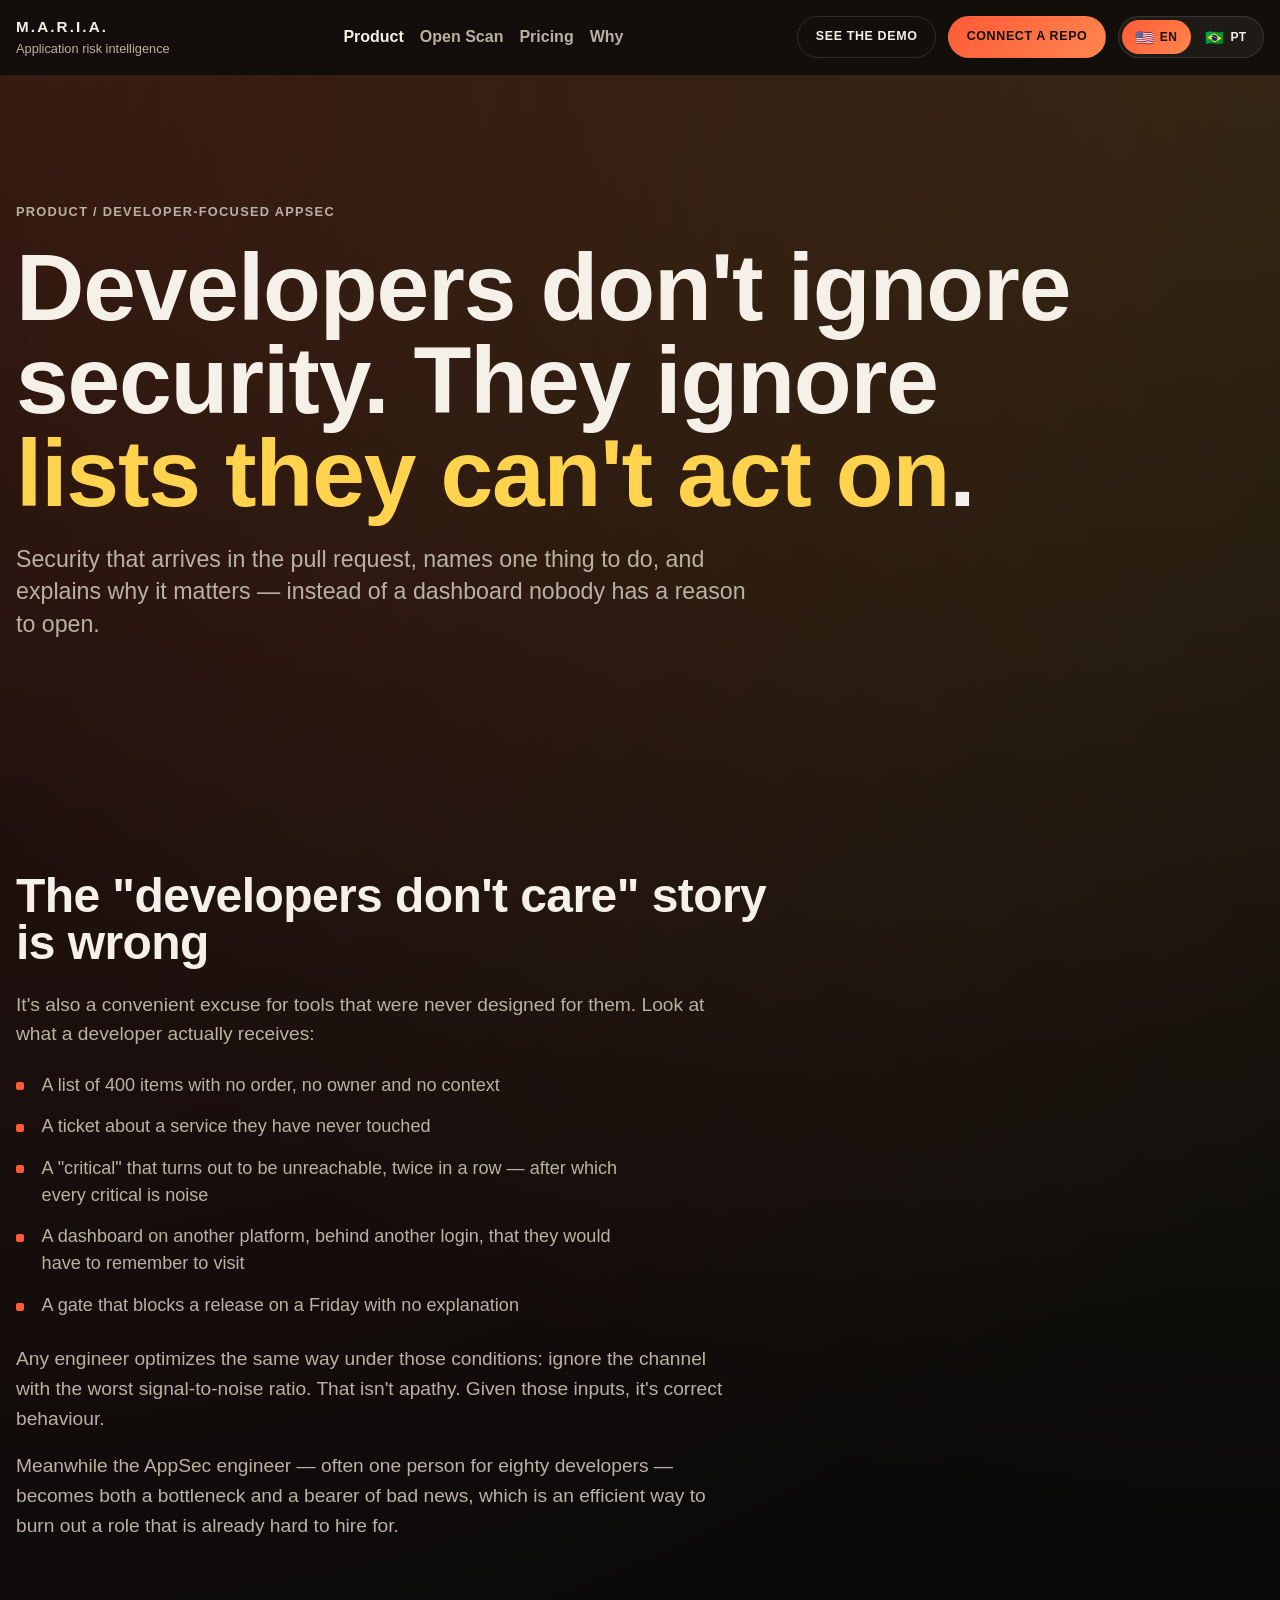
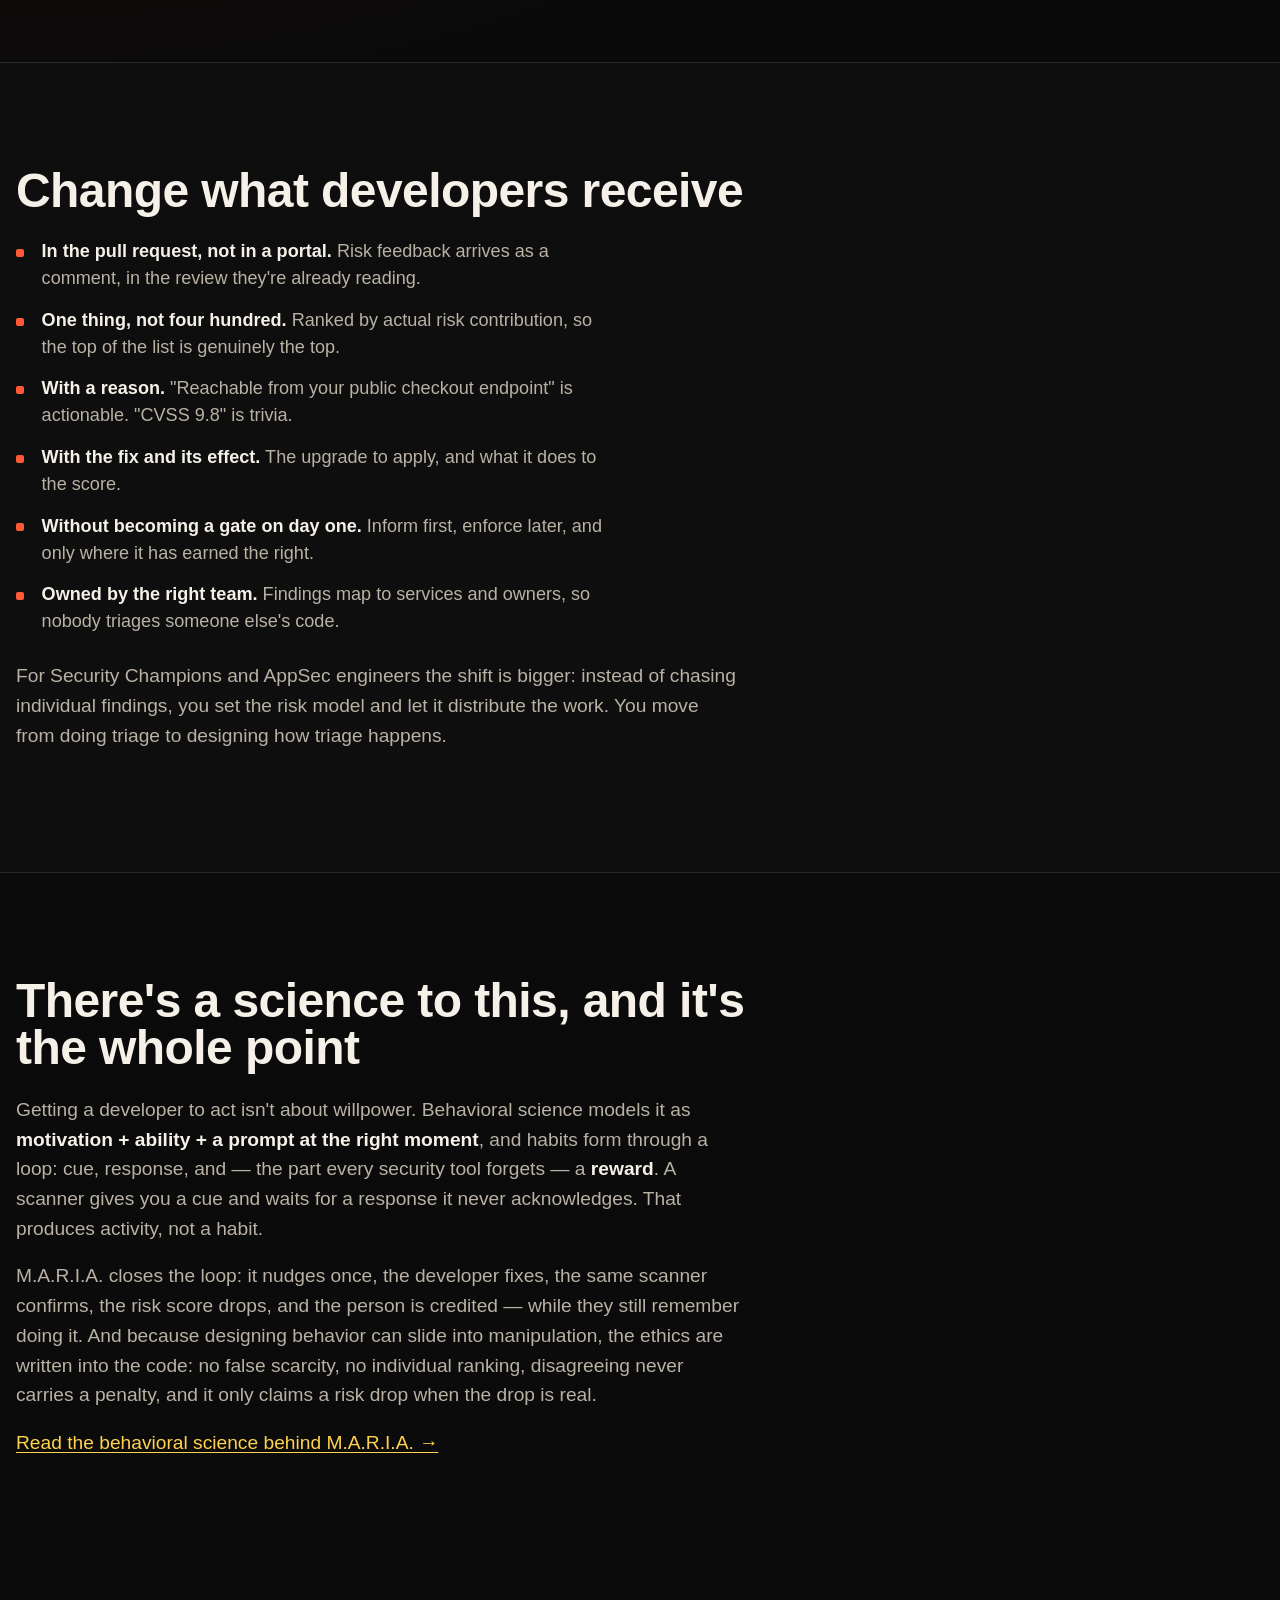
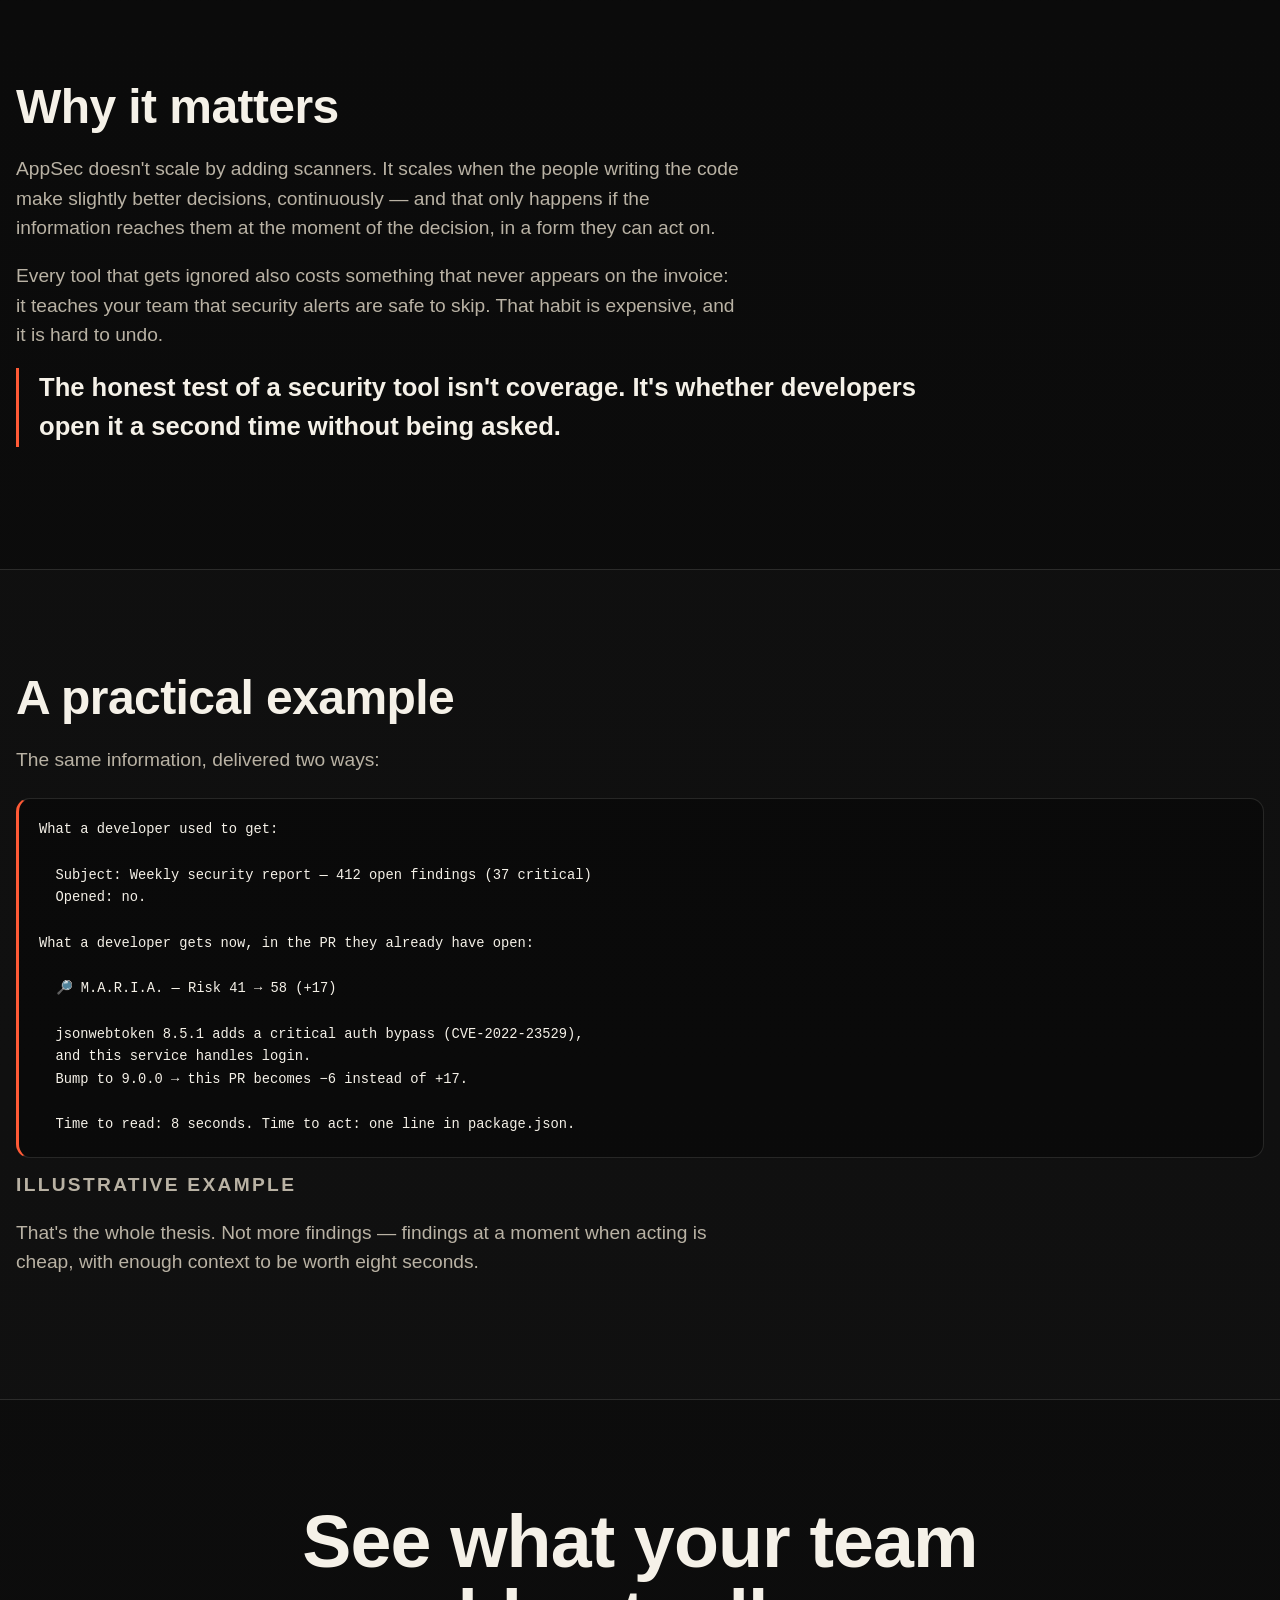
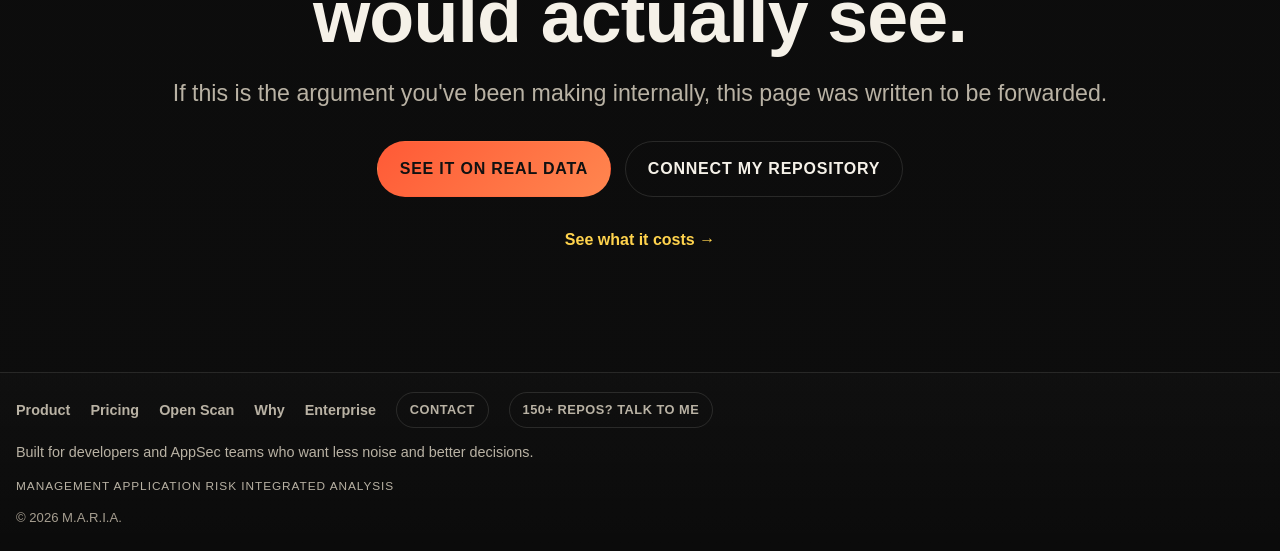
<file: product/for-developers/index.html>
<!DOCTYPE html>
<html lang="en">
<head>
    <meta charset="UTF-8">
    <meta name="viewport" content="width=device-width, initial-scale=1.0">
    <title>Developer-Focused AppSec — security that fits engineering | M.A.R.I.A.</title>
    <meta name="description" content="Developers don't ignore security. They ignore lists they can't act on. M.A.R.I.A. delivers risk where engineers already work, with a reason and a next step attached.">
    <meta name="robots" content="index, follow">
    <link rel="canonical" href="https://mariaappsec.com/product/for-developers/">
    <meta property="og:type" content="article">
    <meta property="og:title" content="Developer-Focused AppSec | M.A.R.I.A.">
    <meta property="og:description" content="Developers don't ignore security. They ignore lists they can't act on.">
    <meta property="og:url" content="https://mariaappsec.com/product/for-developers/">
    <meta property="og:site_name" content="M.A.R.I.A.">
    <meta property="og:image" content="https://mariaappsec.com/img/maria.png">
    <meta name="twitter:card" content="summary_large_image">
    <meta name="twitter:title" content="Developer-Focused AppSec | M.A.R.I.A.">
    <meta name="twitter:description" content="Security where engineers already work, with a reason attached.">
    <meta name="twitter:image" content="https://mariaappsec.com/img/maria.png">
    <link rel="stylesheet" href="../../css/styles.css">
    <script>document.documentElement.classList.add('i18n-pending');</script>
    <script src="../../i18n/translations.js"></script>
    <!-- Google tag (gtag.js) -->
    <script async src="https://www.googletagmanager.com/gtag/js?id=G-09VC70Q0TF"></script>
    <script>
        window.dataLayer = window.dataLayer || [];
        function gtag(){dataLayer.push(arguments);}
        gtag('js', new Date());
        gtag('config', 'G-09VC70Q0TF');
    </script>
</head>
<body data-page="forDevelopers">
    <a class="skip-link" href="#main" data-i18n="a11y.skip">Skip to content</a>

    <header class="site-header">
        <div class="container header-inner">
            <a class="brand" href="/" data-i18n-aria="nav.homeAria" aria-label="M.A.R.I.A. home">
                <span class="brand-mark">M.A.R.I.A.</span>
                <span class="brand-copy" data-i18n="brand.copy">Application risk intelligence</span>
            </a>
            <nav class="site-nav" aria-label="Primary">
                <a href="/product/" class="is-current" data-i18n="nav.product">Product</a>
                <a href="/openscan/" data-i18n="nav.openscan">Open Scan</a>
                <a href="/pricing/" data-i18n="nav.pricing">Pricing</a>
                <a href="/why/" data-i18n="nav.why">Why</a>
            </nav>
            <div class="header-actions">
                <a class="button button-secondary button-compact" href="https://demo.mariaappsec.com" target="_blank" rel="noreferrer" data-track-event="demo_click" data-track-location="nav_top" data-i18n="cta.demoShort">See the demo</a>
                <a class="button button-primary button-compact" href="https://demo.mariaappsec.com/auth/register" target="_blank" rel="noreferrer" data-track-event="demo_register_click" data-track-location="nav_top" data-i18n="cta.connectShort">Connect a repo</a>
                <div class="lang-toggle" role="group" aria-label="Language selector" data-active-lang="en-US">
                    <button type="button" data-lang="en-US" aria-pressed="true"><span class="lang-flag" aria-hidden="true">🇺🇸</span><span class="lang-label">EN</span></button>
                    <button type="button" data-lang="pt-BR" aria-pressed="false"><span class="lang-flag" aria-hidden="true">🇧🇷</span><span class="lang-label">PT</span></button>
                </div>
            </div>
        </div>
    </header>

    <main id="main">
        <section class="page-hero section">
            <div class="container narrow">
                <p class="breadcrumb"><a href="/product/" data-i18n="nav.product">Product</a> <span aria-hidden="true">/</span> <span data-i18n="dev.crumb">Developer-Focused AppSec</span></p>
                <h1 data-i18n="dev.h1">Developers don't ignore security. They ignore <span class="text-highlight">lists they can't act on</span>.</h1>
                <p class="section-copy" data-i18n="dev.sub">Security that arrives in the pull request, names one thing to do, and explains why it matters &mdash; instead of a dashboard nobody has a reason to open.</p>
            </div>
        </section>

        <section class="section prose-section">
            <div class="container narrow">
                <h2 data-i18n="dev.problemH2">The "developers don't care" story is wrong</h2>
                <p data-i18n="dev.problem1">It's also a convenient excuse for tools that were never designed for them. Look at what a developer actually receives:</p>
                <ul class="feature-list">
                    <li data-i18n="dev.problem2">A list of 400 items with no order, no owner and no context</li>
                    <li data-i18n="dev.problem3">A ticket about a service they have never touched</li>
                    <li data-i18n="dev.problem4">A "critical" that turns out to be unreachable, twice in a row &mdash; after which every critical is noise</li>
                    <li data-i18n="dev.problem5">A dashboard on another platform, behind another login, that they would have to remember to visit</li>
                    <li data-i18n="dev.problem6">A gate that blocks a release on a Friday with no explanation</li>
                </ul>
                <p data-i18n="dev.problem7">Any engineer optimizes the same way under those conditions: ignore the channel with the worst signal-to-noise ratio. That isn't apathy. Given those inputs, it's correct behaviour.</p>
                <p data-i18n="dev.problem8">Meanwhile the AppSec engineer &mdash; often one person for eighty developers &mdash; becomes both a bottleneck and a bearer of bad news, which is an efficient way to burn out a role that is already hard to hire for.</p>
            </div>
        </section>

        <section class="section prose-section alt-band">
            <div class="container narrow">
                <h2 data-i18n="dev.solutionH2">Change what developers receive</h2>
                <ul class="feature-list">
                    <li data-i18n="dev.solution1"><strong>In the pull request, not in a portal.</strong> Risk feedback arrives as a comment, in the review they're already reading.</li>
                    <li data-i18n="dev.solution2"><strong>One thing, not four hundred.</strong> Ranked by actual risk contribution, so the top of the list is genuinely the top.</li>
                    <li data-i18n="dev.solution3"><strong>With a reason.</strong> "Reachable from your public checkout endpoint" is actionable. "CVSS 9.8" is trivia.</li>
                    <li data-i18n="dev.solution4"><strong>With the fix and its effect.</strong> The upgrade to apply, and what it does to the score.</li>
                    <li data-i18n="dev.solution5"><strong>Without becoming a gate on day one.</strong> Inform first, enforce later, and only where it has earned the right.</li>
                    <li data-i18n="dev.solution6"><strong>Owned by the right team.</strong> Findings map to services and owners, so nobody triages someone else's code.</li>
                </ul>
                <p data-i18n="dev.solution7">For Security Champions and AppSec engineers the shift is bigger: instead of chasing individual findings, you set the risk model and let it distribute the work. You move from doing triage to designing how triage happens.</p>
            </div>
        </section>

        <section class="section prose-section">
            <div class="container narrow">
                <h2 data-i18n="dev.sciH2">There's a science to this, and it's the whole point</h2>
                <p data-i18n="dev.sci1">Getting a developer to act isn't about willpower. Behavioral science models it as <strong>motivation + ability + a prompt at the right moment</strong>, and habits form through a loop: cue, response, and &mdash; the part every security tool forgets &mdash; a <strong>reward</strong>. A scanner gives you a cue and waits for a response it never acknowledges. That produces activity, not a habit.</p>
                <p data-i18n="dev.sci2">M.A.R.I.A. closes the loop: it nudges once, the developer fixes, the same scanner confirms, the risk score drops, and the person is credited &mdash; while they still remember doing it. And because designing behavior can slide into manipulation, the ethics are written into the code: no false scarcity, no individual ranking, disagreeing never carries a penalty, and it only claims a risk drop when the drop is real.</p>
                <p><a href="/product/security-champions/" data-i18n="dev.sciLink">Read the behavioral science behind M.A.R.I.A. &rarr;</a></p>
            </div>
        </section>

        <section class="section prose-section">
            <div class="container narrow">
                <h2 data-i18n="dev.whyH2">Why it matters</h2>
                <p data-i18n="dev.why1">AppSec doesn't scale by adding scanners. It scales when the people writing the code make slightly better decisions, continuously &mdash; and that only happens if the information reaches them at the moment of the decision, in a form they can act on.</p>
                <p data-i18n="dev.why2">Every tool that gets ignored also costs something that never appears on the invoice: it teaches your team that security alerts are safe to skip. That habit is expensive, and it is hard to undo.</p>
                <p class="pull-quote" data-i18n="dev.why3">The honest test of a security tool isn't coverage. It's whether developers open it a second time without being asked.</p>
            </div>
        </section>

        <section class="section prose-section alt-band">
            <div class="container narrow">
                <h2 data-i18n="dev.exampleH2">A practical example</h2>
                <p data-i18n="dev.exampleIntro">The same information, delivered two ways:</p>
                <pre class="code-block" aria-label="Example comparing a weekly report with a pull request comment"><code>What a developer used to get:

  Subject: Weekly security report — 412 open findings (37 critical)
  Opened: no.

What a developer gets now, in the PR they already have open:

  🔎 M.A.R.I.A. — Risk 41 → 58 (+17)

  jsonwebtoken 8.5.1 adds a critical auth bypass (CVE-2022-23529),
  and this service handles login.
  Bump to 9.0.0 → this PR becomes −6 instead of +17.

  Time to read: 8 seconds. Time to act: one line in package.json.</code></pre>
                <p class="evidence-tag" data-i18n="common.illustrative">Illustrative example</p>
                <p data-i18n="dev.exampleOutro">That's the whole thesis. Not more findings &mdash; findings at a moment when acting is cheap, with enough context to be worth eight seconds.</p>
            </div>
        </section>

        <section class="final-cta section">
            <div class="container narrow center">
                <h2 data-i18n="dev.ctaH2">See what your team would actually see.</h2>
                <p class="section-copy" data-i18n="dev.ctaSub">If this is the argument you've been making internally, this page was written to be forwarded.</p>
                <div class="section-actions">
                    <a class="button button-primary" href="https://demo.mariaappsec.com" target="_blank" rel="noreferrer" data-track-event="demo_click" data-track-location="for_devs_cta" data-i18n="cta.demo">See it on real data</a>
                    <a class="button button-secondary" href="https://demo.mariaappsec.com/auth/register" target="_blank" rel="noreferrer" data-track-event="demo_register_click" data-track-location="for_devs_cta" data-i18n="cta.connect">Connect my repository</a>
                </div>
                <p class="next-link"><a href="/pricing/" data-i18n="dev.next">See what it costs &rarr;</a></p>
            </div>
        </section>
    </main>

    <footer class="site-footer">
        <div class="container footer-inner">
            <nav class="footer-nav" aria-label="Footer">
                <a href="/product/" data-i18n="nav.product">Product</a>
                <a href="/pricing/" data-i18n="nav.pricing">Pricing</a>
                <a href="/openscan/" data-i18n="nav.openscan">Open Scan</a>
                <a href="/why/" data-i18n="nav.why">Why</a>
                <a href="/enterprise/" data-i18n="nav.enterprise">Enterprise</a>
                <a href="mailto:contact@mariaappsec.com" class="footer-link" data-i18n="nav.contact">Contact</a>
                <a href="mailto:contact@mariaappsec.com?subject=M.A.R.I.A.%20-%20150%2B%20repos" class="footer-link" data-track-event="big_estate_click" data-track-location="footer_tertiary" data-i18n="cta.bigEstateShort">150+ repos? Talk to me</a>
            </nav>
            <p class="footer-copy" data-i18n="footer.copy">Built for developers and AppSec teams who want less noise and better decisions.</p>
            <p class="footer-note">Management Application Risk Integrated Analysis</p>
            <p>&copy; 2026 M.A.R.I.A.</p>
        </div>
    </footer>

    <script src="../../js/script.js"></script>
</body>
</html>
</file>
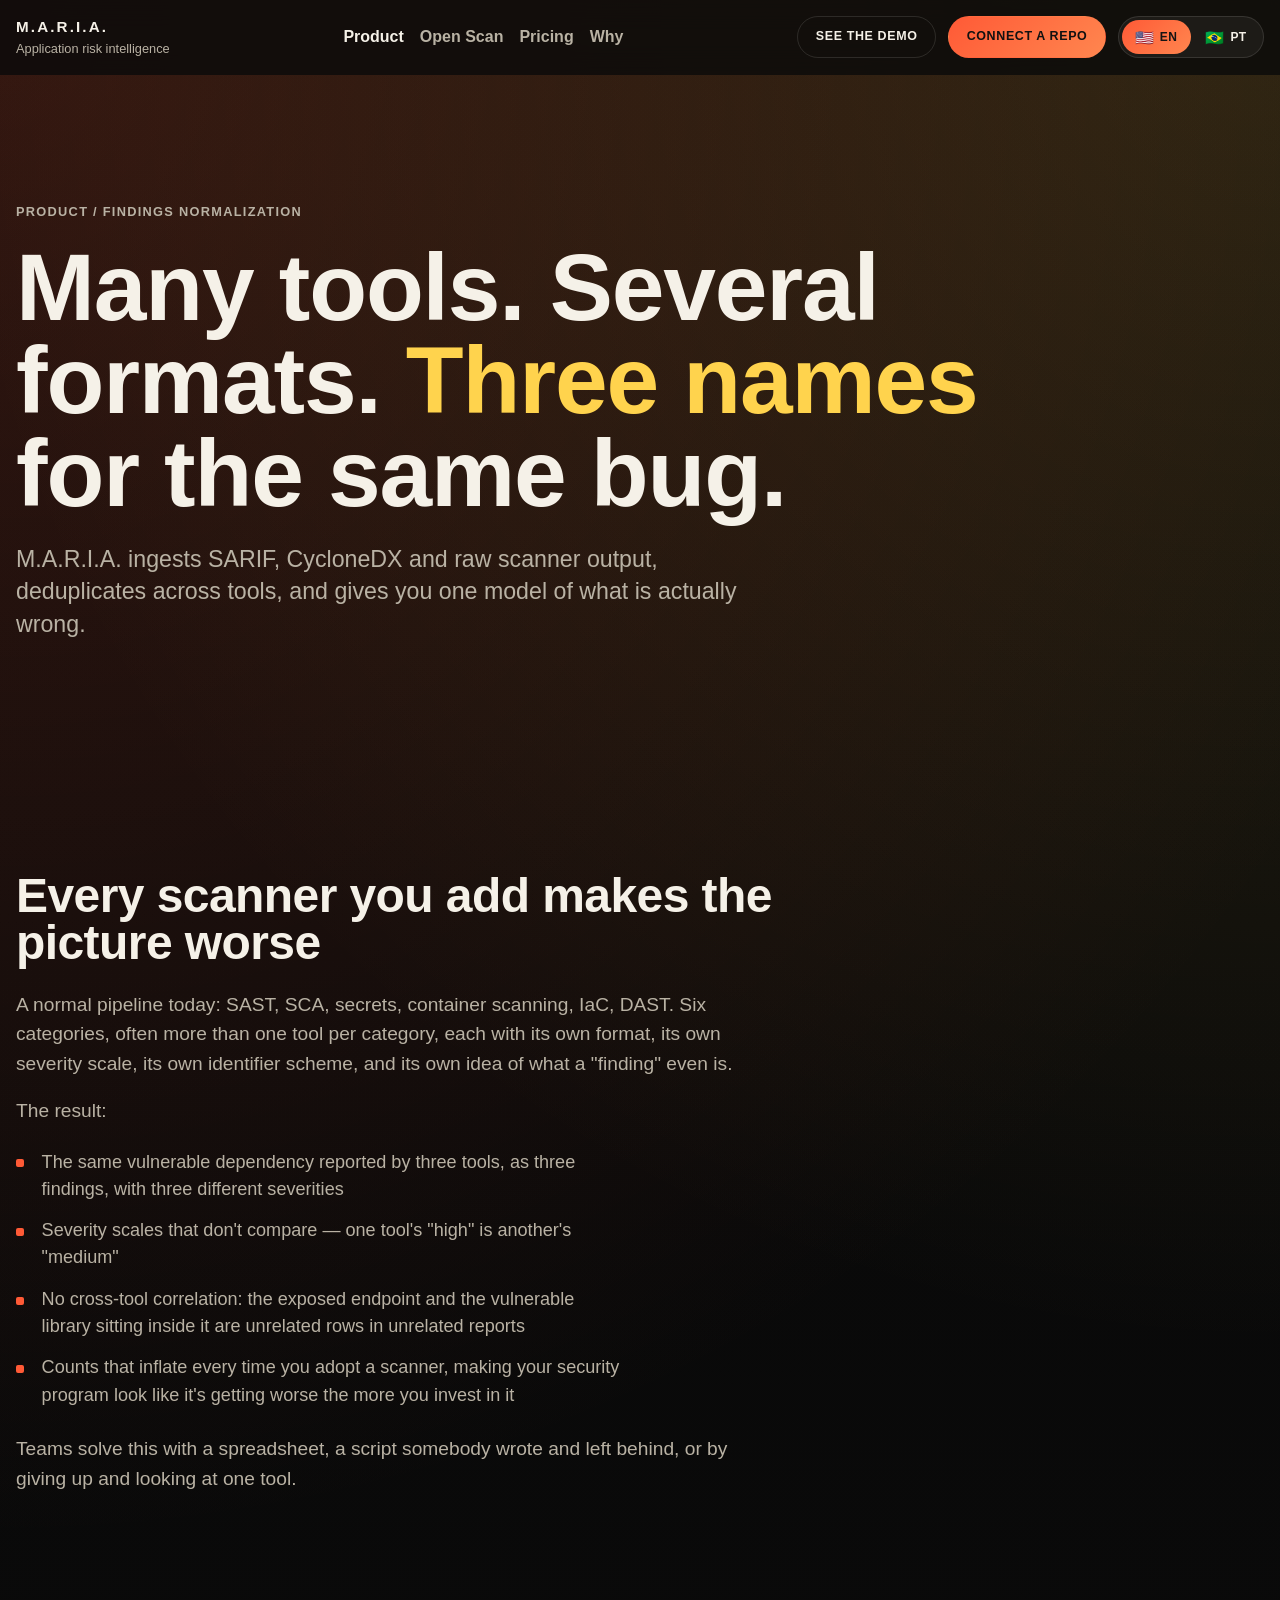
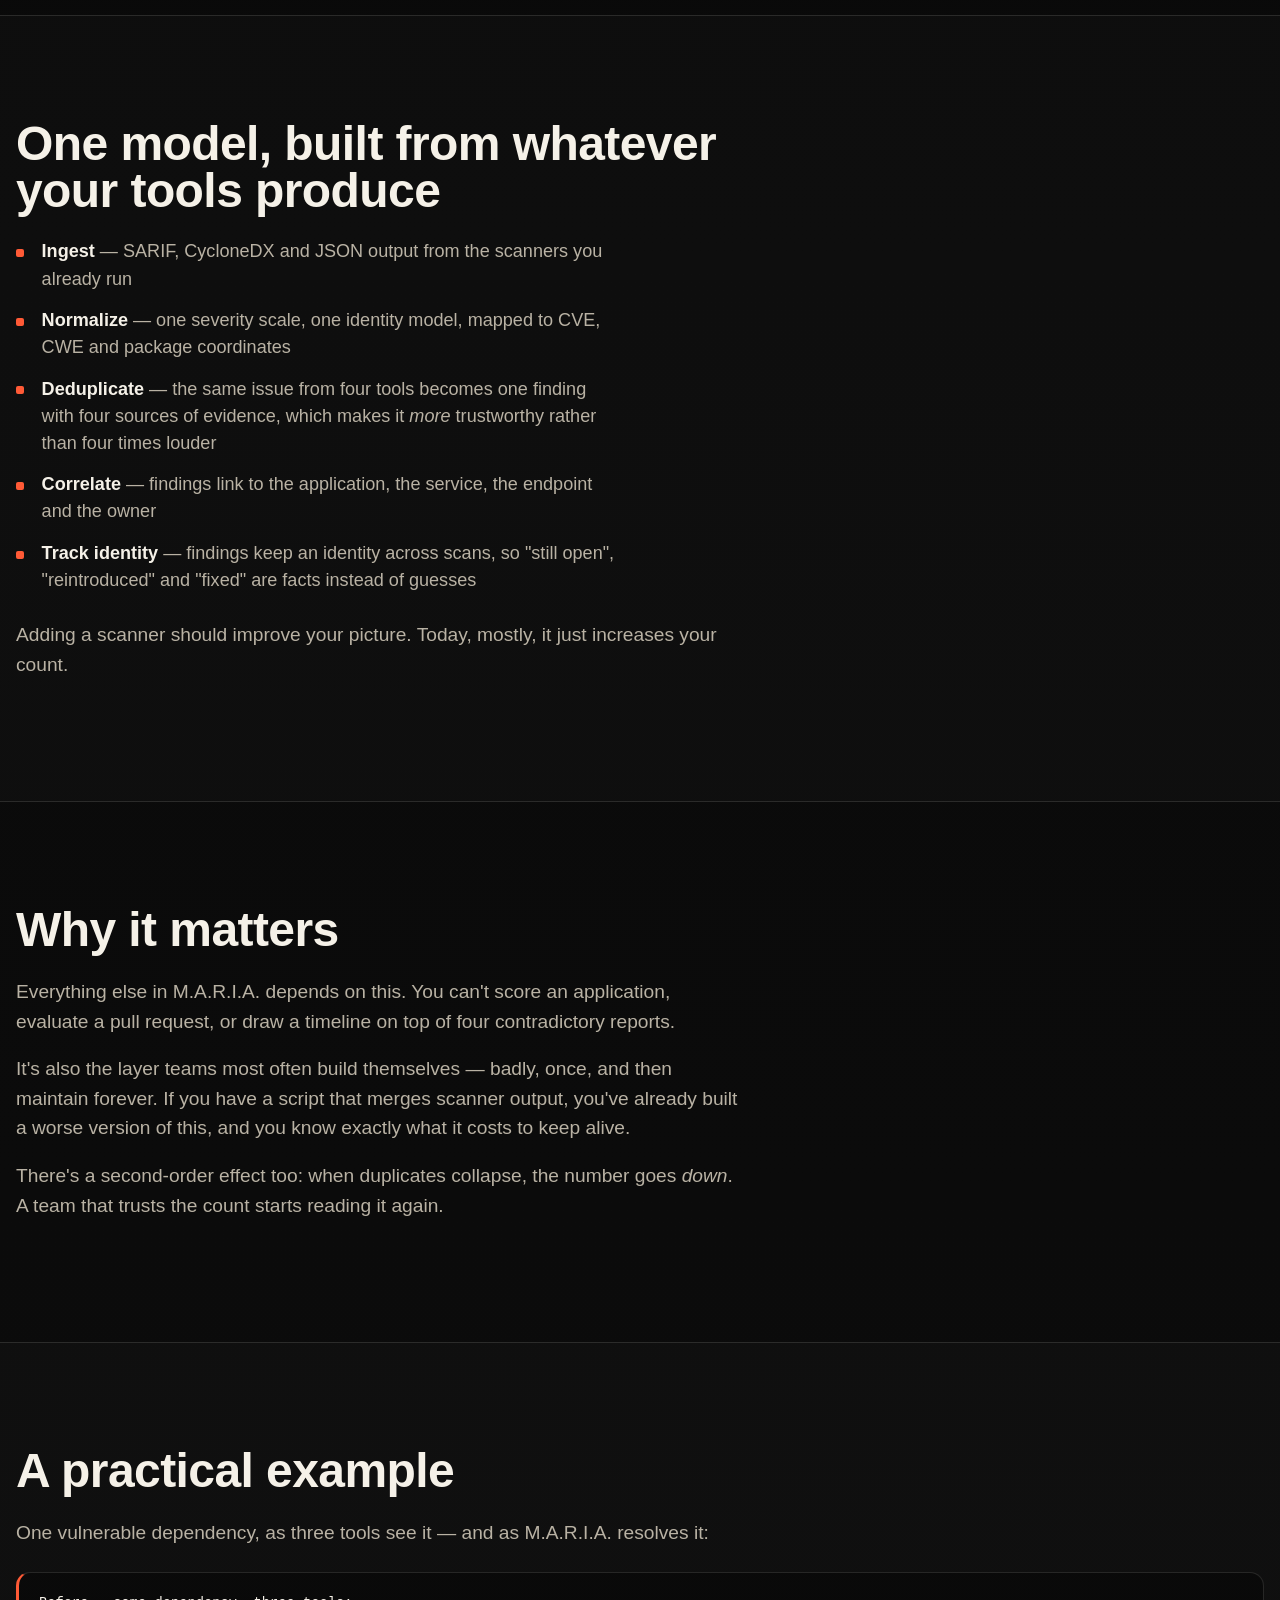
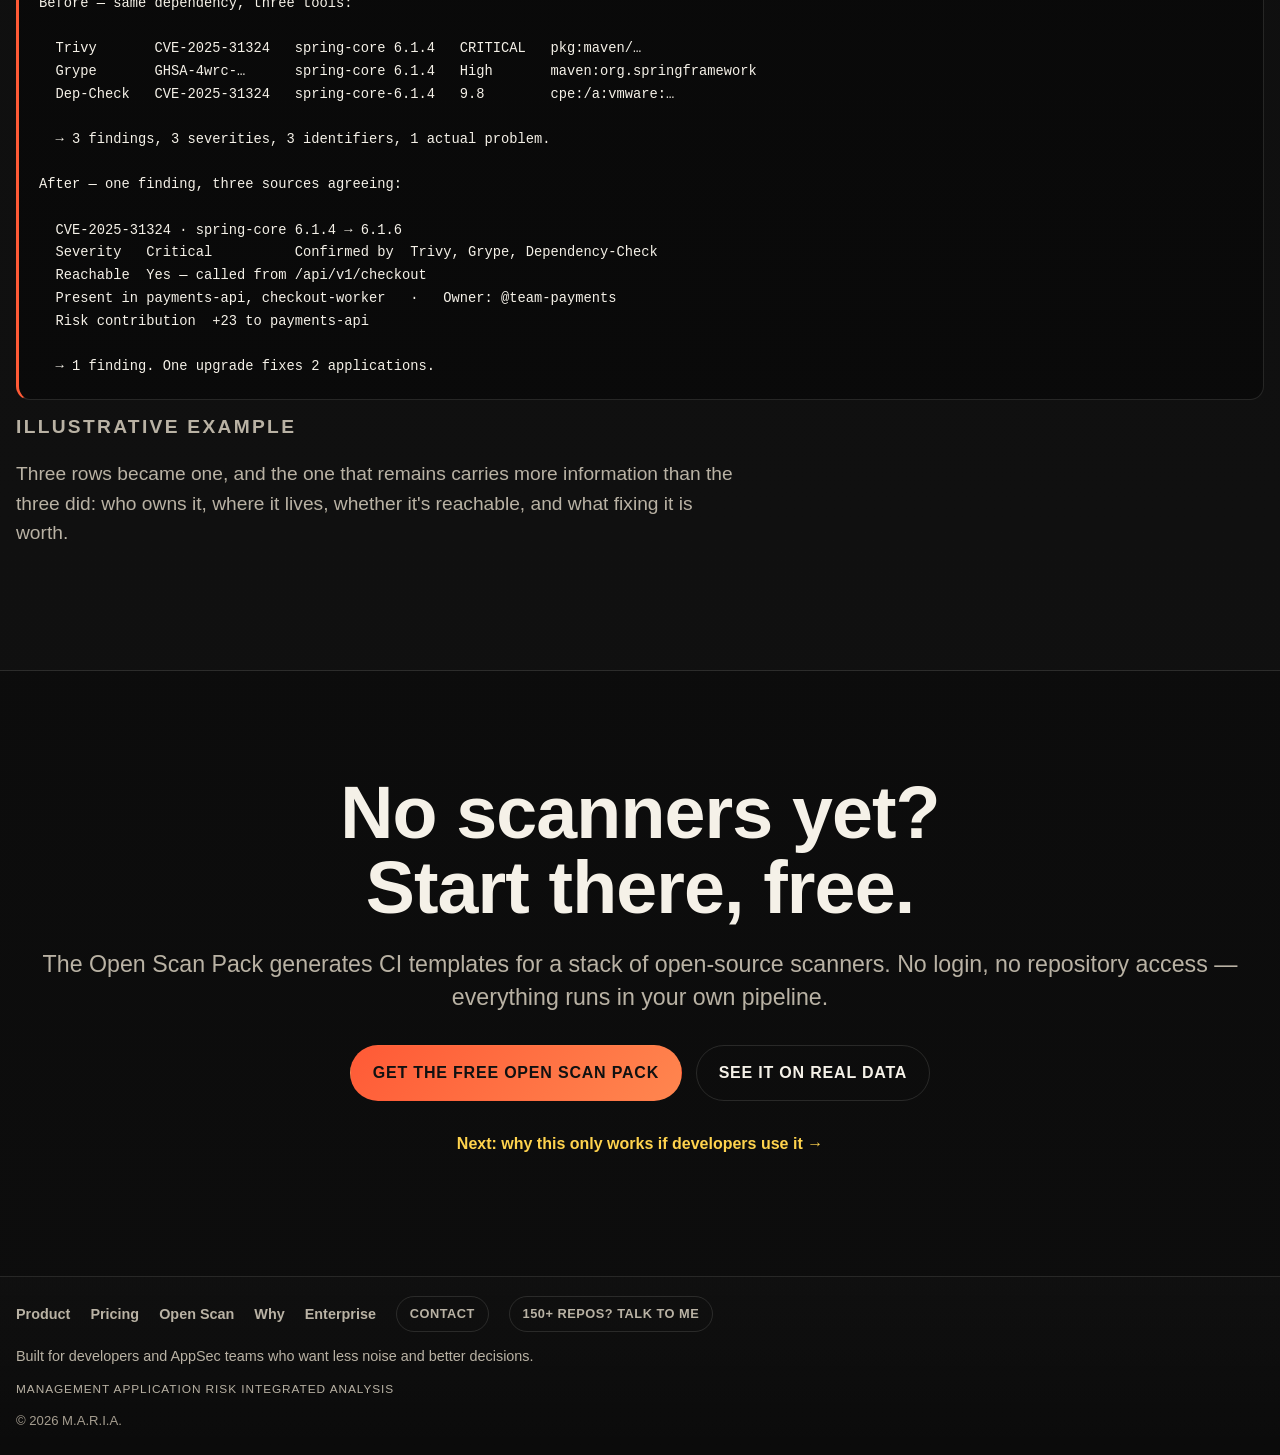
<file: product/normalization/index.html>
<!DOCTYPE html>
<html lang="en">
<head>
    <meta charset="UTF-8">
    <meta name="viewport" content="width=device-width, initial-scale=1.0">
    <title>Findings Normalization — SARIF, CycloneDX and scanner output, unified | M.A.R.I.A.</title>
    <meta name="description" content="Many tools, several formats, three names for the same bug. M.A.R.I.A. normalizes SARIF, CycloneDX and scanner findings into one model and collapses the duplicates.">
    <meta name="robots" content="index, follow">
    <link rel="canonical" href="https://mariaappsec.com/product/normalization/">
    <meta property="og:type" content="article">
    <meta property="og:title" content="Findings Normalization | M.A.R.I.A.">
    <meta property="og:description" content="Many tools, several formats, one model. Duplicates collapsed, findings correlated.">
    <meta property="og:url" content="https://mariaappsec.com/product/normalization/">
    <meta property="og:site_name" content="M.A.R.I.A.">
    <meta property="og:image" content="https://mariaappsec.com/img/maria.png">
    <meta name="twitter:card" content="summary_large_image">
    <meta name="twitter:title" content="Findings Normalization | M.A.R.I.A.">
    <meta name="twitter:description" content="Many tools, several formats, three names for the same bug.">
    <meta name="twitter:image" content="https://mariaappsec.com/img/maria.png">
    <link rel="stylesheet" href="../../css/styles.css">
    <script>document.documentElement.classList.add('i18n-pending');</script>
    <script src="../../i18n/translations.js"></script>
    <!-- Google tag (gtag.js) -->
    <script async src="https://www.googletagmanager.com/gtag/js?id=G-09VC70Q0TF"></script>
    <script>
        window.dataLayer = window.dataLayer || [];
        function gtag(){dataLayer.push(arguments);}
        gtag('js', new Date());
        gtag('config', 'G-09VC70Q0TF');
    </script>
</head>
<body data-page="normalization">
    <a class="skip-link" href="#main" data-i18n="a11y.skip">Skip to content</a>

    <header class="site-header">
        <div class="container header-inner">
            <a class="brand" href="/" data-i18n-aria="nav.homeAria" aria-label="M.A.R.I.A. home">
                <span class="brand-mark">M.A.R.I.A.</span>
                <span class="brand-copy" data-i18n="brand.copy">Application risk intelligence</span>
            </a>
            <nav class="site-nav" aria-label="Primary">
                <a href="/product/" class="is-current" data-i18n="nav.product">Product</a>
                <a href="/openscan/" data-i18n="nav.openscan">Open Scan</a>
                <a href="/pricing/" data-i18n="nav.pricing">Pricing</a>
                <a href="/why/" data-i18n="nav.why">Why</a>
            </nav>
            <div class="header-actions">
                <a class="button button-secondary button-compact" href="https://demo.mariaappsec.com" target="_blank" rel="noreferrer" data-track-event="demo_click" data-track-location="nav_top" data-i18n="cta.demoShort">See the demo</a>
                <a class="button button-primary button-compact" href="https://demo.mariaappsec.com/auth/register" target="_blank" rel="noreferrer" data-track-event="demo_register_click" data-track-location="nav_top" data-i18n="cta.connectShort">Connect a repo</a>
                <div class="lang-toggle" role="group" aria-label="Language selector" data-active-lang="en-US">
                    <button type="button" data-lang="en-US" aria-pressed="true"><span class="lang-flag" aria-hidden="true">🇺🇸</span><span class="lang-label">EN</span></button>
                    <button type="button" data-lang="pt-BR" aria-pressed="false"><span class="lang-flag" aria-hidden="true">🇧🇷</span><span class="lang-label">PT</span></button>
                </div>
            </div>
        </div>
    </header>

    <main id="main">
        <section class="page-hero section">
            <div class="container narrow">
                <p class="breadcrumb"><a href="/product/" data-i18n="nav.product">Product</a> <span aria-hidden="true">/</span> <span data-i18n="norm.crumb">Findings Normalization</span></p>
                <h1 data-i18n="norm.h1">Many tools. Several formats. <span class="text-highlight">Three names</span> for the same bug.</h1>
                <p class="section-copy" data-i18n="norm.sub">M.A.R.I.A. ingests SARIF, CycloneDX and raw scanner output, deduplicates across tools, and gives you one model of what is actually wrong.</p>
            </div>
        </section>

        <section class="section prose-section">
            <div class="container narrow">
                <h2 data-i18n="norm.problemH2">Every scanner you add makes the picture worse</h2>
                <p data-i18n="norm.problem1">A normal pipeline today: SAST, SCA, secrets, container scanning, IaC, DAST. Six categories, often more than one tool per category, each with its own format, its own severity scale, its own identifier scheme, and its own idea of what a "finding" even is.</p>
                <p data-i18n="norm.problem2">The result:</p>
                <ul class="feature-list">
                    <li data-i18n="norm.problem3">The same vulnerable dependency reported by three tools, as three findings, with three different severities</li>
                    <li data-i18n="norm.problem4">Severity scales that don't compare &mdash; one tool's "high" is another's "medium"</li>
                    <li data-i18n="norm.problem5">No cross-tool correlation: the exposed endpoint and the vulnerable library sitting inside it are unrelated rows in unrelated reports</li>
                    <li data-i18n="norm.problem6">Counts that inflate every time you adopt a scanner, making your security program look like it's getting worse the more you invest in it</li>
                </ul>
                <p data-i18n="norm.problem7">Teams solve this with a spreadsheet, a script somebody wrote and left behind, or by giving up and looking at one tool.</p>
            </div>
        </section>

        <section class="section prose-section alt-band">
            <div class="container narrow">
                <h2 data-i18n="norm.solutionH2">One model, built from whatever your tools produce</h2>
                <ul class="feature-list">
                    <li data-i18n="norm.solution1"><strong>Ingest</strong> &mdash; SARIF, CycloneDX and JSON output from the scanners you already run</li>
                    <li data-i18n="norm.solution2"><strong>Normalize</strong> &mdash; one severity scale, one identity model, mapped to CVE, CWE and package coordinates</li>
                    <li data-i18n="norm.solution3"><strong>Deduplicate</strong> &mdash; the same issue from four tools becomes one finding with four sources of evidence, which makes it <em>more</em> trustworthy rather than four times louder</li>
                    <li data-i18n="norm.solution4"><strong>Correlate</strong> &mdash; findings link to the application, the service, the endpoint and the owner</li>
                    <li data-i18n="norm.solution5"><strong>Track identity</strong> &mdash; findings keep an identity across scans, so "still open", "reintroduced" and "fixed" are facts instead of guesses</li>
                </ul>
                <p data-i18n="norm.solution6">Adding a scanner should improve your picture. Today, mostly, it just increases your count.</p>
            </div>
        </section>

        <section class="section prose-section">
            <div class="container narrow">
                <h2 data-i18n="norm.whyH2">Why it matters</h2>
                <p data-i18n="norm.why1">Everything else in M.A.R.I.A. depends on this. You can't score an application, evaluate a pull request, or draw a timeline on top of four contradictory reports.</p>
                <p data-i18n="norm.why2">It's also the layer teams most often build themselves &mdash; badly, once, and then maintain forever. If you have a script that merges scanner output, you've already built a worse version of this, and you know exactly what it costs to keep alive.</p>
                <p data-i18n="norm.why3">There's a second-order effect too: when duplicates collapse, the number goes <em>down</em>. A team that trusts the count starts reading it again.</p>
            </div>
        </section>

        <section class="section prose-section alt-band">
            <div class="container narrow">
                <h2 data-i18n="norm.exampleH2">A practical example</h2>
                <p data-i18n="norm.exampleIntro">One vulnerable dependency, as three tools see it &mdash; and as M.A.R.I.A. resolves it:</p>
                <pre class="code-block" aria-label="Example of findings before and after normalization"><code>Before — same dependency, three tools:

  Trivy       CVE-2025-31324   spring-core 6.1.4   CRITICAL   pkg:maven/…
  Grype       GHSA-4wrc-…      spring-core 6.1.4   High       maven:org.springframework
  Dep-Check   CVE-2025-31324   spring-core-6.1.4   9.8        cpe:/a:vmware:…

  → 3 findings, 3 severities, 3 identifiers, 1 actual problem.

After — one finding, three sources agreeing:

  CVE-2025-31324 · spring-core 6.1.4 → 6.1.6
  Severity   Critical          Confirmed by  Trivy, Grype, Dependency-Check
  Reachable  Yes — called from /api/v1/checkout
  Present in payments-api, checkout-worker   ·   Owner: @team-payments
  Risk contribution  +23 to payments-api

  → 1 finding. One upgrade fixes 2 applications.</code></pre>
                <p class="evidence-tag" data-i18n="common.illustrative">Illustrative example</p>
                <p data-i18n="norm.exampleOutro">Three rows became one, and the one that remains carries more information than the three did: who owns it, where it lives, whether it's reachable, and what fixing it is worth.</p>
            </div>
        </section>

        <section class="final-cta section">
            <div class="container narrow center">
                <h2 data-i18n="norm.ctaH2">No scanners yet? Start there, free.</h2>
                <p class="section-copy" data-i18n="norm.ctaSub">The Open Scan Pack generates CI templates for a stack of open-source scanners. No login, no repository access &mdash; everything runs in your own pipeline.</p>
                <div class="section-actions">
                    <a class="button button-primary" href="/openscan/" data-track-event="openscan_click" data-track-location="normalization_cta" data-i18n="cta.openscan">Get the free Open Scan Pack</a>
                    <a class="button button-secondary" href="https://demo.mariaappsec.com" target="_blank" rel="noreferrer" data-track-event="demo_click" data-track-location="normalization_cta" data-i18n="cta.demo">See it on real data</a>
                </div>
                <p class="next-link"><a href="/product/for-developers/" data-i18n="norm.next">Next: why this only works if developers use it &rarr;</a></p>
            </div>
        </section>
    </main>

    <footer class="site-footer">
        <div class="container footer-inner">
            <nav class="footer-nav" aria-label="Footer">
                <a href="/product/" data-i18n="nav.product">Product</a>
                <a href="/pricing/" data-i18n="nav.pricing">Pricing</a>
                <a href="/openscan/" data-i18n="nav.openscan">Open Scan</a>
                <a href="/why/" data-i18n="nav.why">Why</a>
                <a href="/enterprise/" data-i18n="nav.enterprise">Enterprise</a>
                <a href="mailto:contact@mariaappsec.com" class="footer-link" data-i18n="nav.contact">Contact</a>
                <a href="mailto:contact@mariaappsec.com?subject=M.A.R.I.A.%20-%20150%2B%20repos" class="footer-link" data-track-event="big_estate_click" data-track-location="footer_tertiary" data-i18n="cta.bigEstateShort">150+ repos? Talk to me</a>
            </nav>
            <p class="footer-copy" data-i18n="footer.copy">Built for developers and AppSec teams who want less noise and better decisions.</p>
            <p class="footer-note">Management Application Risk Integrated Analysis</p>
            <p>&copy; 2026 M.A.R.I.A.</p>
        </div>
    </footer>

    <script src="../../js/script.js"></script>
</body>
</html>
</file>
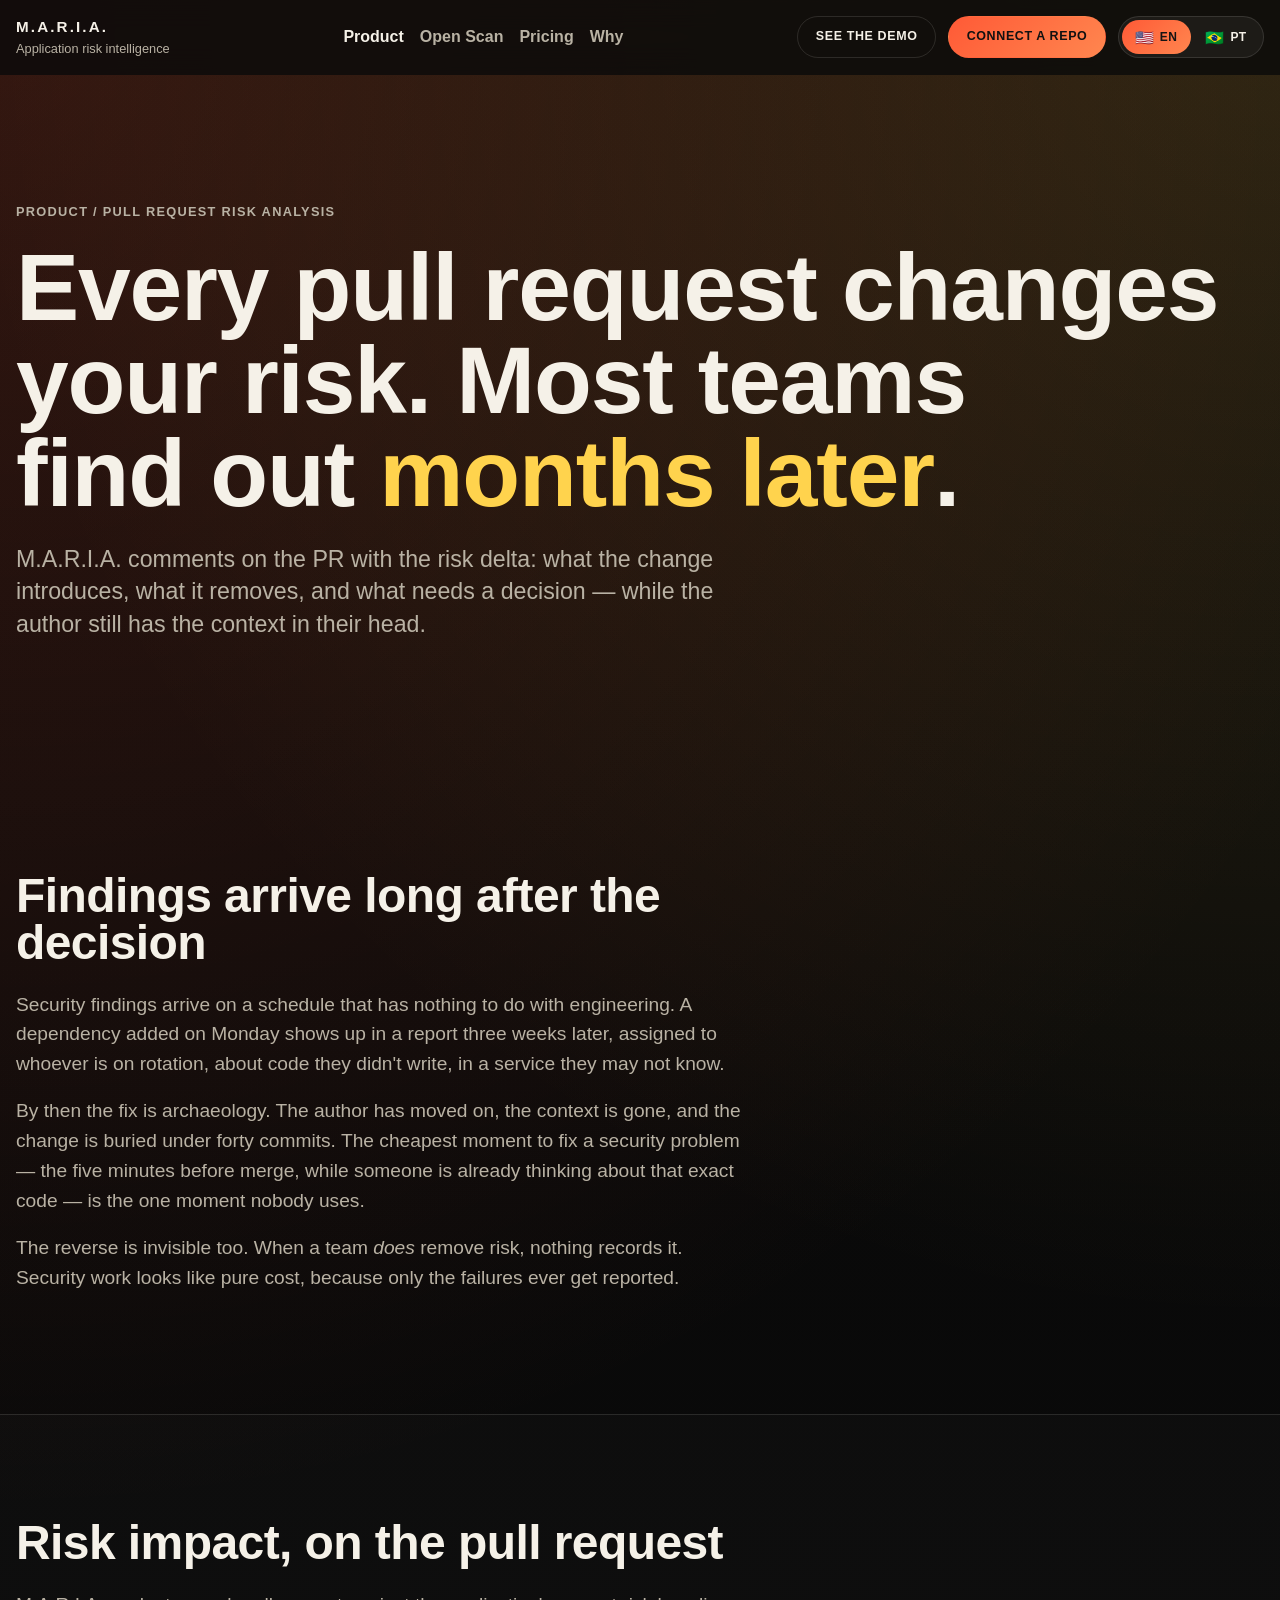
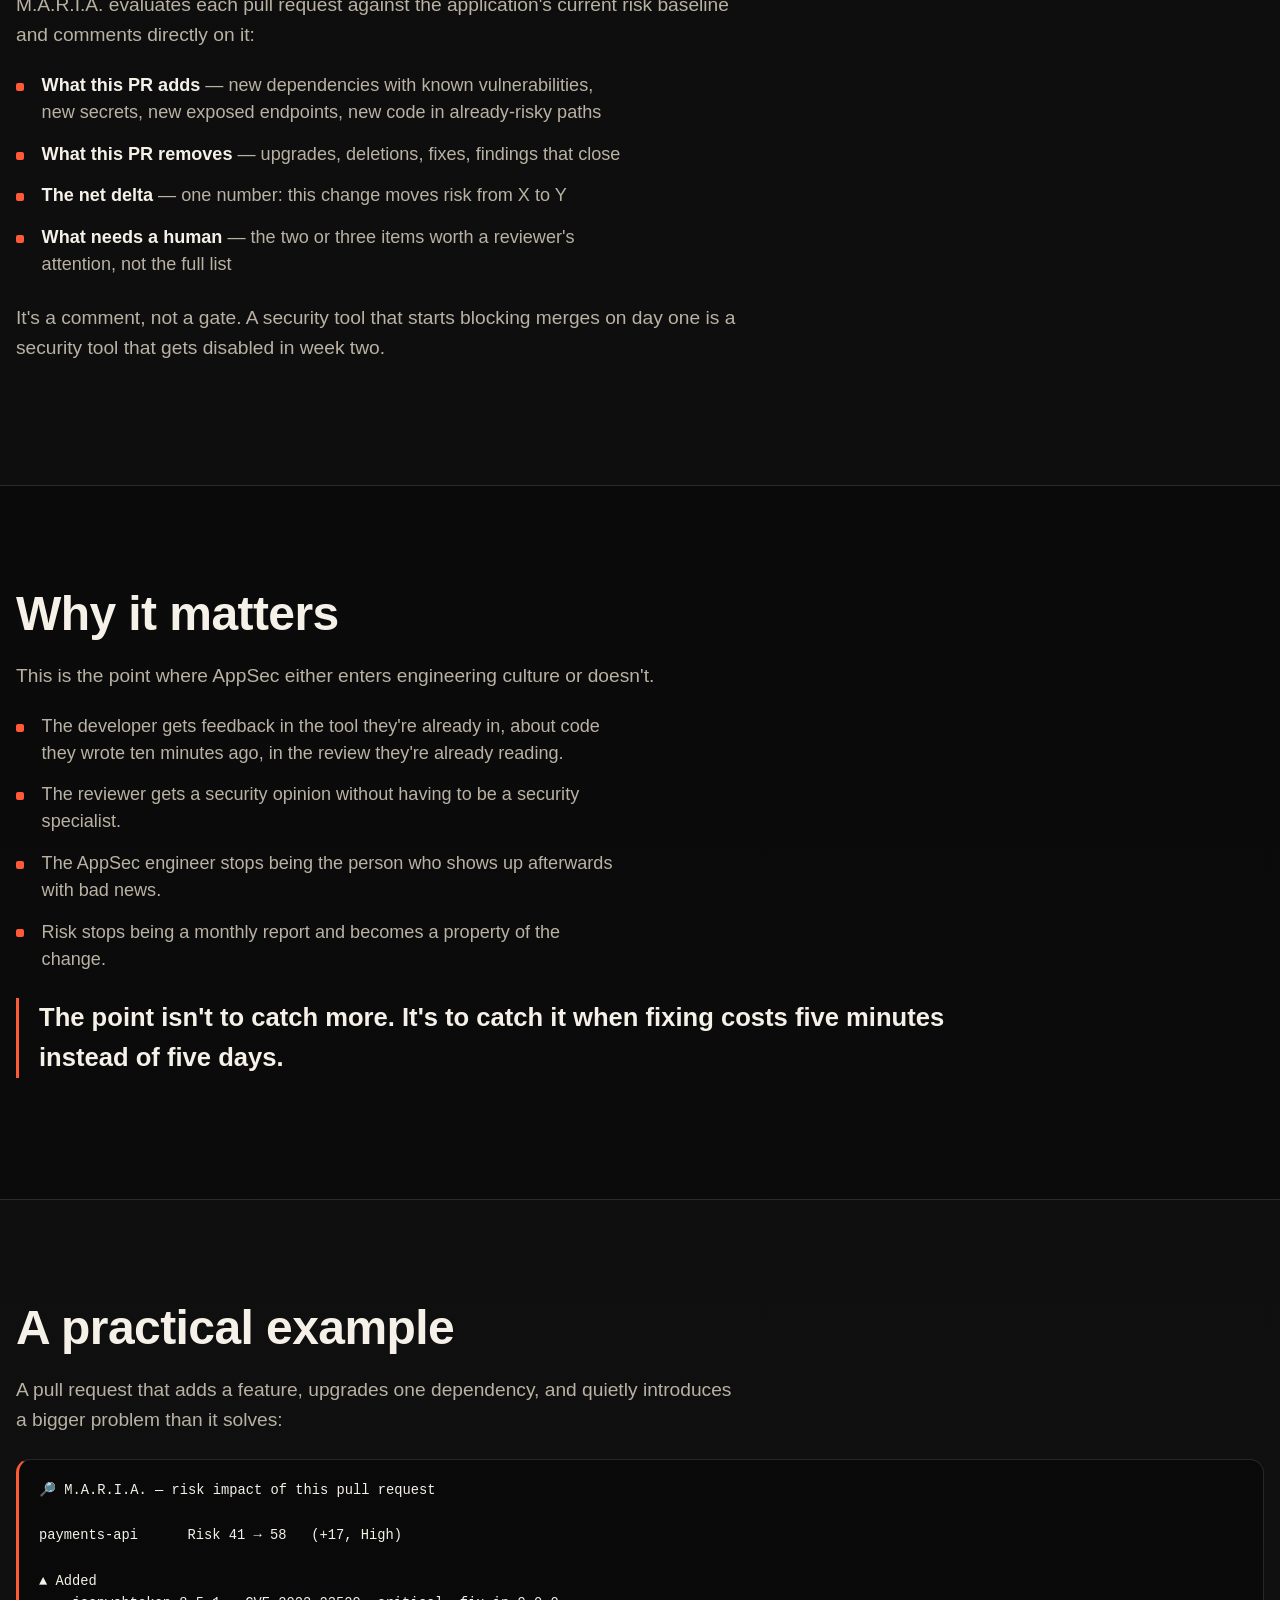
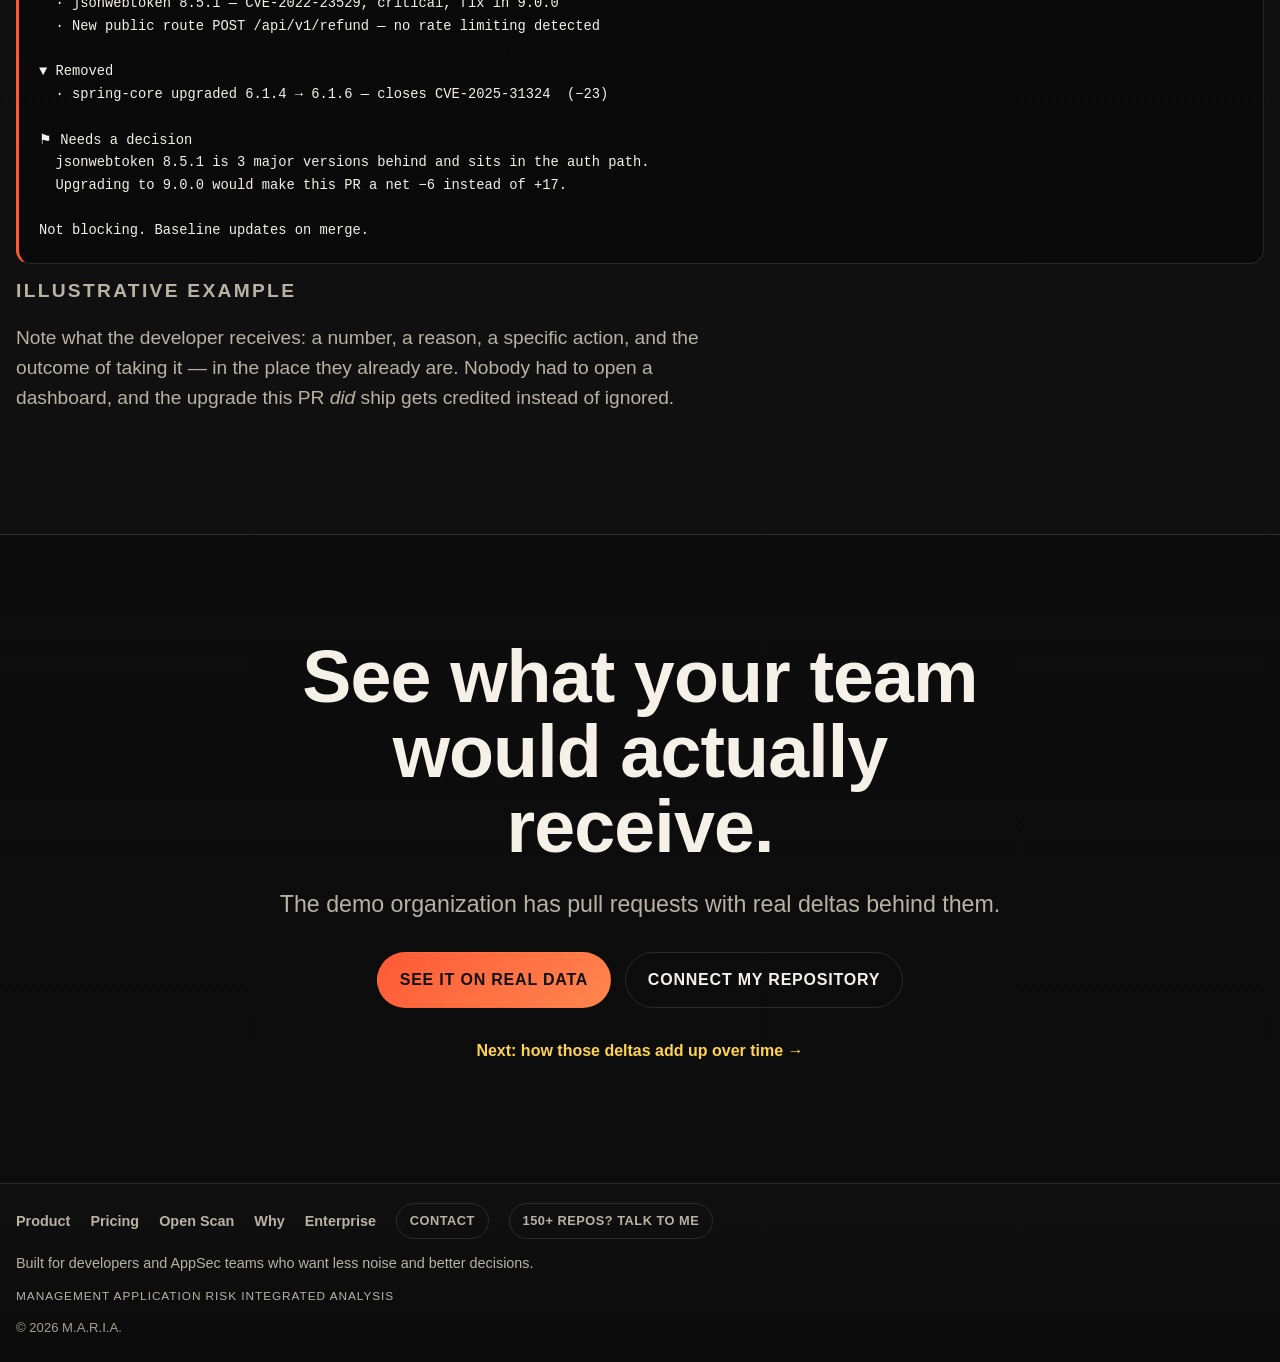
<file: product/pull-request-risk/index.html>
<!DOCTYPE html>
<html lang="en">
<head>
    <meta charset="UTF-8">
    <meta name="viewport" content="width=device-width, initial-scale=1.0">
    <title>Pull Request Risk Analysis — security impact before merge | M.A.R.I.A.</title>
    <meta name="description" content="Every pull request changes your risk. M.A.R.I.A. comments the delta on the PR — what the change adds, what it removes, and what needs a decision — before it merges.">
    <meta name="robots" content="index, follow">
    <link rel="canonical" href="https://mariaappsec.com/product/pull-request-risk/">
    <meta property="og:type" content="article">
    <meta property="og:title" content="Pull Request Risk Analysis | M.A.R.I.A.">
    <meta property="og:description" content="See the security impact of a change while the author still has the context in their head.">
    <meta property="og:url" content="https://mariaappsec.com/product/pull-request-risk/">
    <meta property="og:site_name" content="M.A.R.I.A.">
    <meta property="og:image" content="https://mariaappsec.com/img/maria.png">
    <meta name="twitter:card" content="summary_large_image">
    <meta name="twitter:title" content="Pull Request Risk Analysis | M.A.R.I.A.">
    <meta name="twitter:description" content="Every pull request changes your risk. Most teams find out months later.">
    <meta name="twitter:image" content="https://mariaappsec.com/img/maria.png">
    <link rel="stylesheet" href="../../css/styles.css">
    <script>document.documentElement.classList.add('i18n-pending');</script>
    <script src="../../i18n/translations.js"></script>
    <!-- Google tag (gtag.js) -->
    <script async src="https://www.googletagmanager.com/gtag/js?id=G-09VC70Q0TF"></script>
    <script>
        window.dataLayer = window.dataLayer || [];
        function gtag(){dataLayer.push(arguments);}
        gtag('js', new Date());
        gtag('config', 'G-09VC70Q0TF');
    </script>
</head>
<body data-page="prRisk">
    <a class="skip-link" href="#main" data-i18n="a11y.skip">Skip to content</a>

    <header class="site-header">
        <div class="container header-inner">
            <a class="brand" href="/" data-i18n-aria="nav.homeAria" aria-label="M.A.R.I.A. home">
                <span class="brand-mark">M.A.R.I.A.</span>
                <span class="brand-copy" data-i18n="brand.copy">Application risk intelligence</span>
            </a>
            <nav class="site-nav" aria-label="Primary">
                <a href="/product/" class="is-current" data-i18n="nav.product">Product</a>
                <a href="/openscan/" data-i18n="nav.openscan">Open Scan</a>
                <a href="/pricing/" data-i18n="nav.pricing">Pricing</a>
                <a href="/why/" data-i18n="nav.why">Why</a>
            </nav>
            <div class="header-actions">
                <a class="button button-secondary button-compact" href="https://demo.mariaappsec.com" target="_blank" rel="noreferrer" data-track-event="demo_click" data-track-location="nav_top" data-i18n="cta.demoShort">See the demo</a>
                <a class="button button-primary button-compact" href="https://demo.mariaappsec.com/auth/register" target="_blank" rel="noreferrer" data-track-event="demo_register_click" data-track-location="nav_top" data-i18n="cta.connectShort">Connect a repo</a>
                <div class="lang-toggle" role="group" aria-label="Language selector" data-active-lang="en-US">
                    <button type="button" data-lang="en-US" aria-pressed="true"><span class="lang-flag" aria-hidden="true">🇺🇸</span><span class="lang-label">EN</span></button>
                    <button type="button" data-lang="pt-BR" aria-pressed="false"><span class="lang-flag" aria-hidden="true">🇧🇷</span><span class="lang-label">PT</span></button>
                </div>
            </div>
        </div>
    </header>

    <main id="main">
        <section class="page-hero section">
            <div class="container narrow">
                <p class="breadcrumb"><a href="/product/" data-i18n="nav.product">Product</a> <span aria-hidden="true">/</span> <span data-i18n="pr.crumb">Pull Request Risk Analysis</span></p>
                <h1 data-i18n="pr.h1">Every pull request changes your risk. Most teams find out <span class="text-highlight">months later</span>.</h1>
                <p class="section-copy" data-i18n="pr.sub">M.A.R.I.A. comments on the PR with the risk delta: what the change introduces, what it removes, and what needs a decision &mdash; while the author still has the context in their head.</p>
            </div>
        </section>

        <section class="section prose-section">
            <div class="container narrow">
                <h2 data-i18n="pr.problemH2">Findings arrive long after the decision</h2>
                <p data-i18n="pr.problem1">Security findings arrive on a schedule that has nothing to do with engineering. A dependency added on Monday shows up in a report three weeks later, assigned to whoever is on rotation, about code they didn't write, in a service they may not know.</p>
                <p data-i18n="pr.problem2">By then the fix is archaeology. The author has moved on, the context is gone, and the change is buried under forty commits. The cheapest moment to fix a security problem &mdash; the five minutes before merge, while someone is already thinking about that exact code &mdash; is the one moment nobody uses.</p>
                <p data-i18n="pr.problem3">The reverse is invisible too. When a team <em>does</em> remove risk, nothing records it. Security work looks like pure cost, because only the failures ever get reported.</p>
            </div>
        </section>

        <section class="section prose-section alt-band">
            <div class="container narrow">
                <h2 data-i18n="pr.solutionH2">Risk impact, on the pull request</h2>
                <p data-i18n="pr.solution1">M.A.R.I.A. evaluates each pull request against the application's current risk baseline and comments directly on it:</p>
                <ul class="feature-list">
                    <li data-i18n="pr.solution2"><strong>What this PR adds</strong> &mdash; new dependencies with known vulnerabilities, new secrets, new exposed endpoints, new code in already-risky paths</li>
                    <li data-i18n="pr.solution3"><strong>What this PR removes</strong> &mdash; upgrades, deletions, fixes, findings that close</li>
                    <li data-i18n="pr.solution4"><strong>The net delta</strong> &mdash; one number: this change moves risk from X to Y</li>
                    <li data-i18n="pr.solution5"><strong>What needs a human</strong> &mdash; the two or three items worth a reviewer's attention, not the full list</li>
                </ul>
                <p data-i18n="pr.solution6">It's a comment, not a gate. A security tool that starts blocking merges on day one is a security tool that gets disabled in week two.</p>
            </div>
        </section>

        <section class="section prose-section">
            <div class="container narrow">
                <h2 data-i18n="pr.whyH2">Why it matters</h2>
                <p data-i18n="pr.why1">This is the point where AppSec either enters engineering culture or doesn't.</p>
                <ul class="feature-list">
                    <li data-i18n="pr.why2">The developer gets feedback in the tool they're already in, about code they wrote ten minutes ago, in the review they're already reading.</li>
                    <li data-i18n="pr.why3">The reviewer gets a security opinion without having to be a security specialist.</li>
                    <li data-i18n="pr.why4">The AppSec engineer stops being the person who shows up afterwards with bad news.</li>
                    <li data-i18n="pr.why5">Risk stops being a monthly report and becomes a property of the change.</li>
                </ul>
                <p class="pull-quote" data-i18n="pr.why6">The point isn't to catch more. It's to catch it when fixing costs five minutes instead of five days.</p>
            </div>
        </section>

        <section class="section prose-section alt-band">
            <div class="container narrow">
                <h2 data-i18n="pr.exampleH2">A practical example</h2>
                <p data-i18n="pr.exampleIntro">A pull request that adds a feature, upgrades one dependency, and quietly introduces a bigger problem than it solves:</p>
                <pre class="code-block" aria-label="Example pull request comment"><code>🔎 M.A.R.I.A. — risk impact of this pull request

payments-api      Risk 41 → 58   (+17, High)

▲ Added
  · jsonwebtoken 8.5.1 — CVE-2022-23529, critical, fix in 9.0.0
  · New public route POST /api/v1/refund — no rate limiting detected

▼ Removed
  · spring-core upgraded 6.1.4 → 6.1.6 — closes CVE-2025-31324  (−23)

⚑ Needs a decision
  jsonwebtoken 8.5.1 is 3 major versions behind and sits in the auth path.
  Upgrading to 9.0.0 would make this PR a net −6 instead of +17.

Not blocking. Baseline updates on merge.</code></pre>
                <p class="evidence-tag" data-i18n="common.illustrative">Illustrative example</p>
                <p data-i18n="pr.exampleOutro">Note what the developer receives: a number, a reason, a specific action, and the outcome of taking it &mdash; in the place they already are. Nobody had to open a dashboard, and the upgrade this PR <em>did</em> ship gets credited instead of ignored.</p>
            </div>
        </section>

        <section class="final-cta section">
            <div class="container narrow center">
                <h2 data-i18n="pr.ctaH2">See what your team would actually receive.</h2>
                <p class="section-copy" data-i18n="pr.ctaSub">The demo organization has pull requests with real deltas behind them.</p>
                <div class="section-actions">
                    <a class="button button-primary" href="https://demo.mariaappsec.com" target="_blank" rel="noreferrer" data-track-event="demo_click" data-track-location="pr_risk_cta" data-i18n="cta.demo">See it on real data</a>
                    <a class="button button-secondary" href="https://demo.mariaappsec.com/auth/register" target="_blank" rel="noreferrer" data-track-event="demo_register_click" data-track-location="pr_risk_cta" data-i18n="cta.connect">Connect my repository</a>
                </div>
                <p class="next-link"><a href="/product/risk-timeline/" data-i18n="pr.next">Next: how those deltas add up over time &rarr;</a></p>
            </div>
        </section>
    </main>

    <footer class="site-footer">
        <div class="container footer-inner">
            <nav class="footer-nav" aria-label="Footer">
                <a href="/product/" data-i18n="nav.product">Product</a>
                <a href="/pricing/" data-i18n="nav.pricing">Pricing</a>
                <a href="/openscan/" data-i18n="nav.openscan">Open Scan</a>
                <a href="/why/" data-i18n="nav.why">Why</a>
                <a href="/enterprise/" data-i18n="nav.enterprise">Enterprise</a>
                <a href="mailto:contact@mariaappsec.com" class="footer-link" data-i18n="nav.contact">Contact</a>
                <a href="mailto:contact@mariaappsec.com?subject=M.A.R.I.A.%20-%20150%2B%20repos" class="footer-link" data-track-event="big_estate_click" data-track-location="footer_tertiary" data-i18n="cta.bigEstateShort">150+ repos? Talk to me</a>
            </nav>
            <p class="footer-copy" data-i18n="footer.copy">Built for developers and AppSec teams who want less noise and better decisions.</p>
            <p class="footer-note">Management Application Risk Integrated Analysis</p>
            <p>&copy; 2026 M.A.R.I.A.</p>
        </div>
    </footer>

    <script src="../../js/script.js"></script>
</body>
</html>
</file>
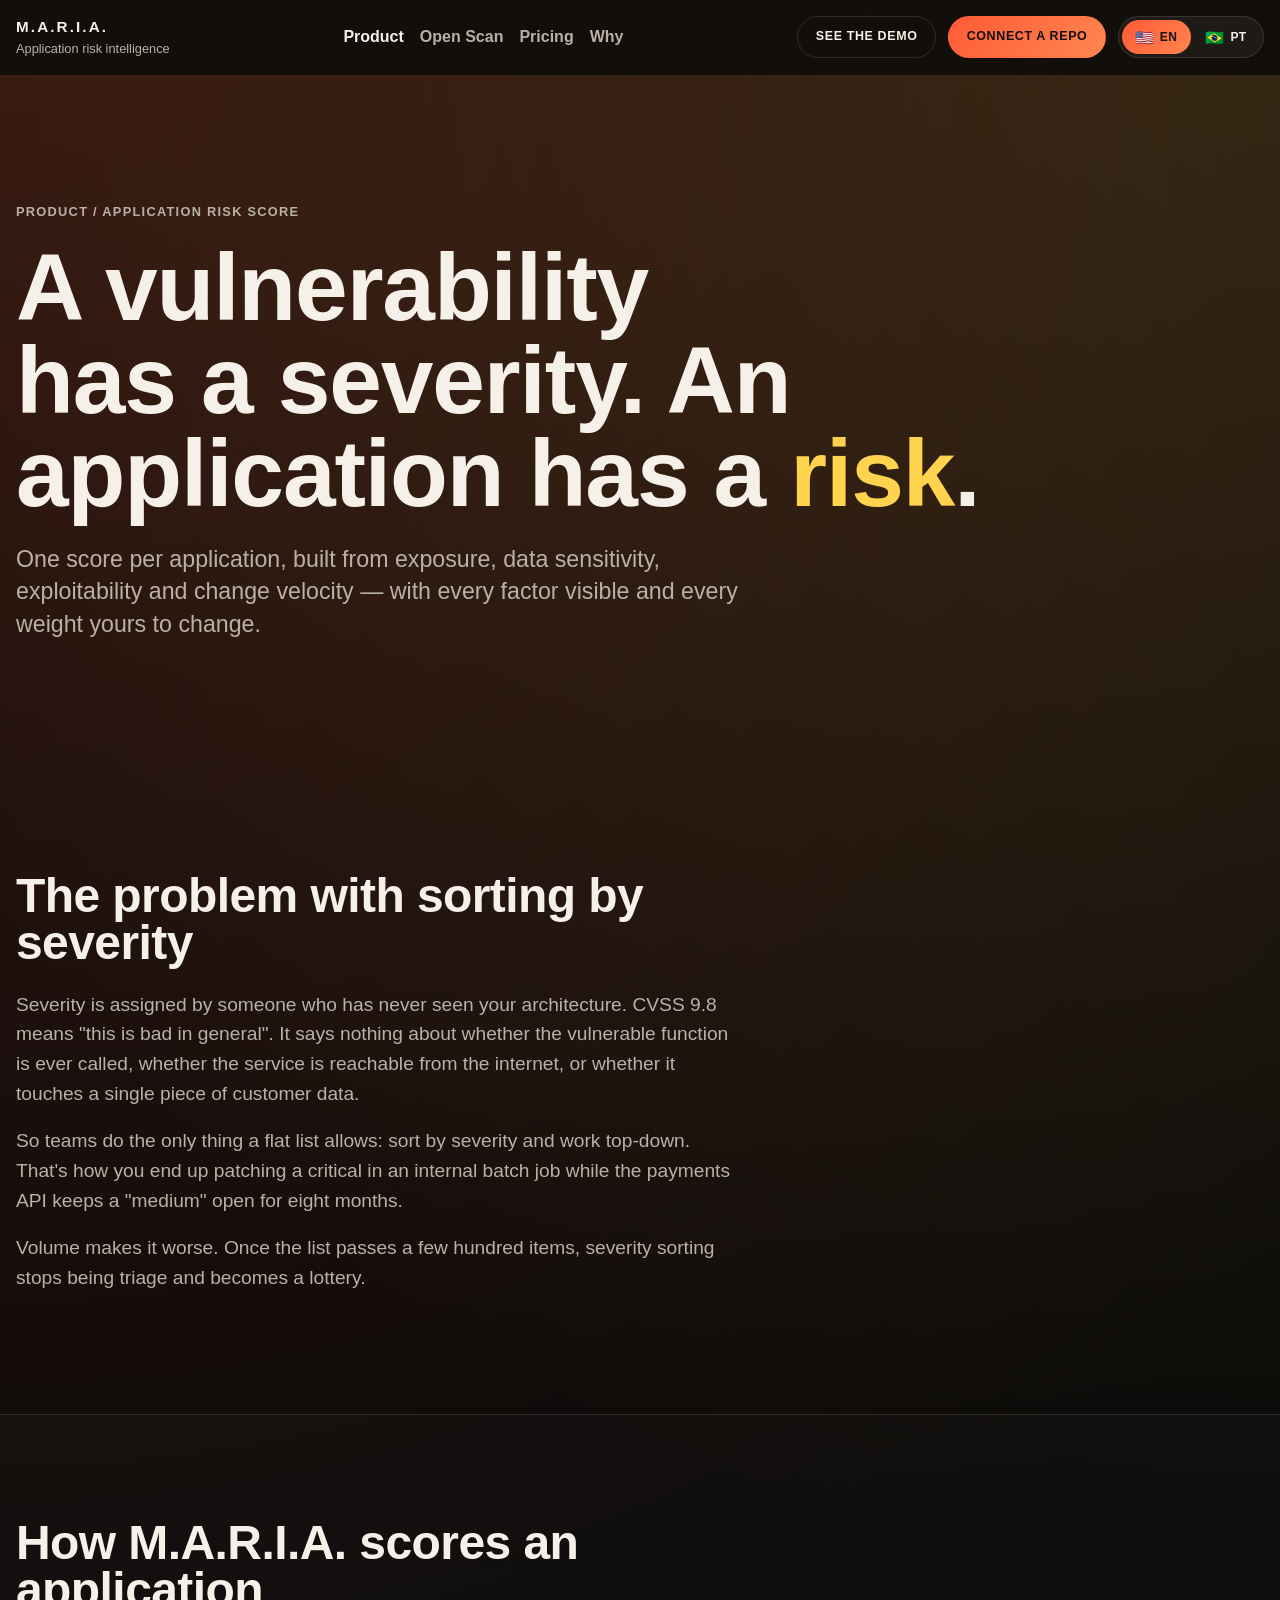
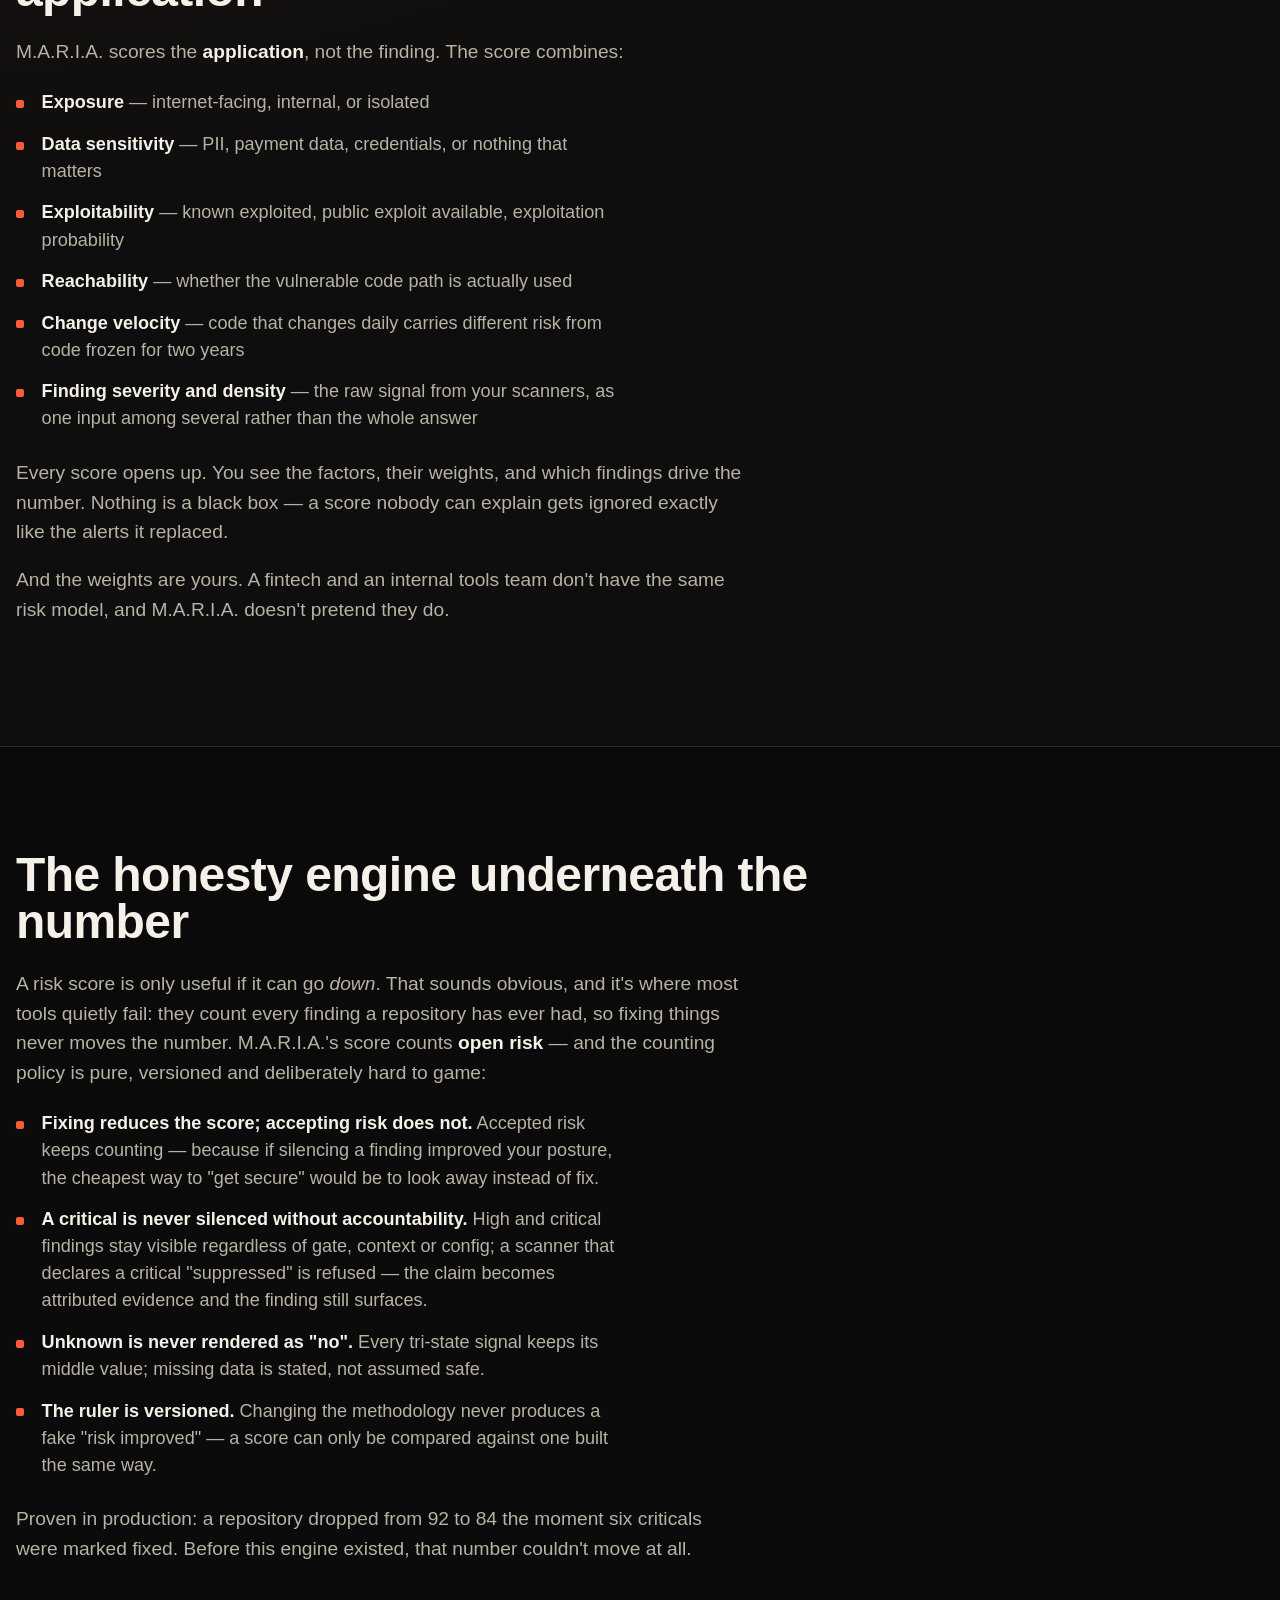
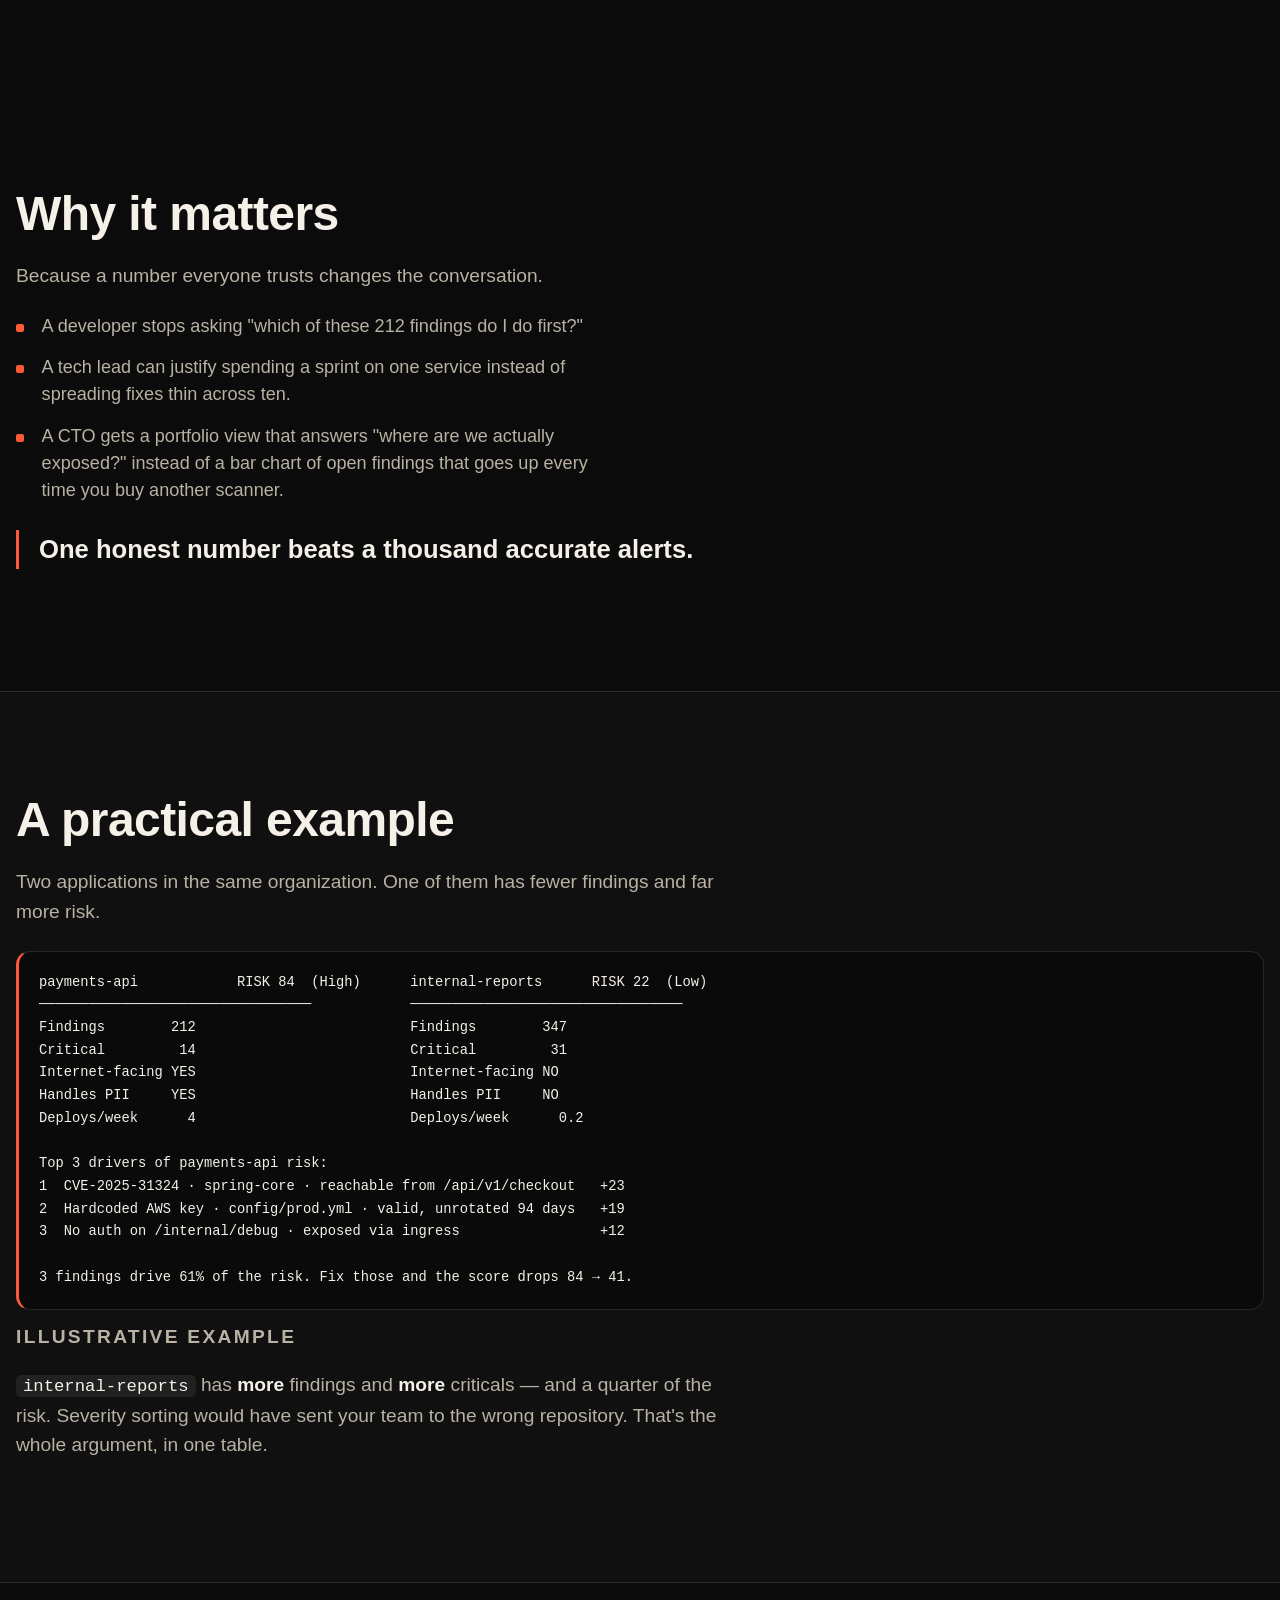
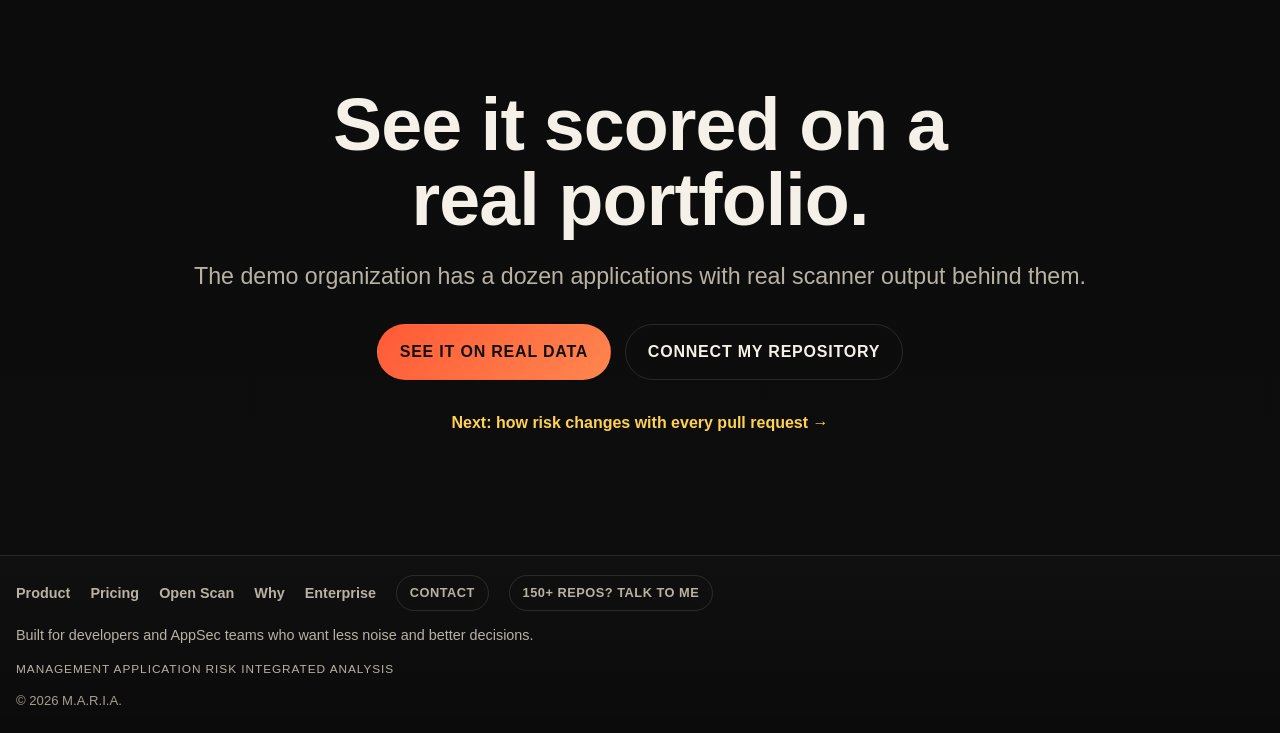
<file: product/risk-score/index.html>
<!DOCTYPE html>
<html lang="en">
<head>
    <meta charset="UTF-8">
    <meta name="viewport" content="width=device-width, initial-scale=1.0">
    <title>Application Risk Score — how M.A.R.I.A. scores your apps | M.A.R.I.A.</title>
    <meta name="description" content="A CVSS score describes a vulnerability. A risk score describes your application. See the factors behind M.A.R.I.A.'s application risk score, and how to tune them.">
    <meta name="robots" content="index, follow">
    <link rel="canonical" href="https://mariaappsec.com/product/risk-score/">
    <meta property="og:type" content="article">
    <meta property="og:title" content="Application Risk Score | M.A.R.I.A.">
    <meta property="og:description" content="A vulnerability has a severity. An application has a risk. Here is how that number is built.">
    <meta property="og:url" content="https://mariaappsec.com/product/risk-score/">
    <meta property="og:site_name" content="M.A.R.I.A.">
    <meta property="og:image" content="https://mariaappsec.com/img/maria.png">
    <meta name="twitter:card" content="summary_large_image">
    <meta name="twitter:title" content="Application Risk Score | M.A.R.I.A.">
    <meta name="twitter:description" content="A vulnerability has a severity. An application has a risk.">
    <meta name="twitter:image" content="https://mariaappsec.com/img/maria.png">
    <link rel="stylesheet" href="../../css/styles.css">
    <script>document.documentElement.classList.add('i18n-pending');</script>
    <script src="../../i18n/translations.js"></script>
    <!-- Google tag (gtag.js) -->
    <script async src="https://www.googletagmanager.com/gtag/js?id=G-09VC70Q0TF"></script>
    <script>
        window.dataLayer = window.dataLayer || [];
        function gtag(){dataLayer.push(arguments);}
        gtag('js', new Date());
        gtag('config', 'G-09VC70Q0TF');
    </script>
</head>
<body data-page="riskScore">
    <a class="skip-link" href="#main" data-i18n="a11y.skip">Skip to content</a>

    <header class="site-header">
        <div class="container header-inner">
            <a class="brand" href="/" data-i18n-aria="nav.homeAria" aria-label="M.A.R.I.A. home">
                <span class="brand-mark">M.A.R.I.A.</span>
                <span class="brand-copy" data-i18n="brand.copy">Application risk intelligence</span>
            </a>
            <nav class="site-nav" aria-label="Primary">
                <a href="/product/" class="is-current" data-i18n="nav.product">Product</a>
                <a href="/openscan/" data-i18n="nav.openscan">Open Scan</a>
                <a href="/pricing/" data-i18n="nav.pricing">Pricing</a>
                <a href="/why/" data-i18n="nav.why">Why</a>
            </nav>
            <div class="header-actions">
                <a class="button button-secondary button-compact" href="https://demo.mariaappsec.com" target="_blank" rel="noreferrer" data-track-event="demo_click" data-track-location="nav_top" data-i18n="cta.demoShort">See the demo</a>
                <a class="button button-primary button-compact" href="https://demo.mariaappsec.com/auth/register" target="_blank" rel="noreferrer" data-track-event="demo_register_click" data-track-location="nav_top" data-i18n="cta.connectShort">Connect a repo</a>
                <div class="lang-toggle" role="group" aria-label="Language selector" data-active-lang="en-US">
                    <button type="button" data-lang="en-US" aria-pressed="true"><span class="lang-flag" aria-hidden="true">🇺🇸</span><span class="lang-label">EN</span></button>
                    <button type="button" data-lang="pt-BR" aria-pressed="false"><span class="lang-flag" aria-hidden="true">🇧🇷</span><span class="lang-label">PT</span></button>
                </div>
            </div>
        </div>
    </header>

    <main id="main">
        <section class="page-hero section">
            <div class="container narrow">
                <p class="breadcrumb"><a href="/product/" data-i18n="nav.product">Product</a> <span aria-hidden="true">/</span> <span data-i18n="score.crumb">Application Risk Score</span></p>
                <h1 data-i18n="score.h1">A vulnerability has a severity. An application has a <span class="text-highlight">risk</span>.</h1>
                <p class="section-copy" data-i18n="score.sub">One score per application, built from exposure, data sensitivity, exploitability and change velocity &mdash; with every factor visible and every weight yours to change.</p>
            </div>
        </section>

        <section class="section prose-section">
            <div class="container narrow">
                <h2 data-i18n="score.problemH2">The problem with sorting by severity</h2>
                <p data-i18n="score.problem1">Severity is assigned by someone who has never seen your architecture. CVSS 9.8 means "this is bad in general". It says nothing about whether the vulnerable function is ever called, whether the service is reachable from the internet, or whether it touches a single piece of customer data.</p>
                <p data-i18n="score.problem2">So teams do the only thing a flat list allows: sort by severity and work top-down. That's how you end up patching a critical in an internal batch job while the payments API keeps a "medium" open for eight months.</p>
                <p data-i18n="score.problem3">Volume makes it worse. Once the list passes a few hundred items, severity sorting stops being triage and becomes a lottery.</p>
            </div>
        </section>

        <section class="section prose-section alt-band">
            <div class="container narrow">
                <h2 data-i18n="score.solutionH2">How M.A.R.I.A. scores an application</h2>
                <p data-i18n="score.solution1">M.A.R.I.A. scores the <strong>application</strong>, not the finding. The score combines:</p>
                <ul class="feature-list">
                    <li data-i18n="score.factor1"><strong>Exposure</strong> &mdash; internet-facing, internal, or isolated</li>
                    <li data-i18n="score.factor2"><strong>Data sensitivity</strong> &mdash; PII, payment data, credentials, or nothing that matters</li>
                    <li data-i18n="score.factor3"><strong>Exploitability</strong> &mdash; known exploited, public exploit available, exploitation probability</li>
                    <li data-i18n="score.factor4"><strong>Reachability</strong> &mdash; whether the vulnerable code path is actually used</li>
                    <li data-i18n="score.factor5"><strong>Change velocity</strong> &mdash; code that changes daily carries different risk from code frozen for two years</li>
                    <li data-i18n="score.factor6"><strong>Finding severity and density</strong> &mdash; the raw signal from your scanners, as one input among several rather than the whole answer</li>
                </ul>
                <p data-i18n="score.solution2">Every score opens up. You see the factors, their weights, and which findings drive the number. Nothing is a black box &mdash; a score nobody can explain gets ignored exactly like the alerts it replaced.</p>
                <p data-i18n="score.solution3">And the weights are yours. A fintech and an internal tools team don't have the same risk model, and M.A.R.I.A. doesn't pretend they do.</p>
            </div>
        </section>

        <section class="section prose-section">
            <div class="container narrow">
                <h2 data-i18n="score.honestH2">The honesty engine underneath the number</h2>
                <p data-i18n="score.honest1">A risk score is only useful if it can go <em>down</em>. That sounds obvious, and it's where most tools quietly fail: they count every finding a repository has ever had, so fixing things never moves the number. M.A.R.I.A.'s score counts <strong>open risk</strong> &mdash; and the counting policy is pure, versioned and deliberately hard to game:</p>
                <ul class="feature-list">
                    <li data-i18n="score.honest2"><strong>Fixing reduces the score; accepting risk does not.</strong> Accepted risk keeps counting &mdash; because if silencing a finding improved your posture, the cheapest way to "get secure" would be to look away instead of fix.</li>
                    <li data-i18n="score.honest3"><strong>A critical is never silenced without accountability.</strong> High and critical findings stay visible regardless of gate, context or config; a scanner that declares a critical "suppressed" is refused &mdash; the claim becomes attributed evidence and the finding still surfaces.</li>
                    <li data-i18n="score.honest4"><strong>Unknown is never rendered as "no".</strong> Every tri-state signal keeps its middle value; missing data is stated, not assumed safe.</li>
                    <li data-i18n="score.honest5"><strong>The ruler is versioned.</strong> Changing the methodology never produces a fake "risk improved" &mdash; a score can only be compared against one built the same way.</li>
                </ul>
                <p data-i18n="score.honest6">Proven in production: a repository dropped from 92 to 84 the moment six criticals were marked fixed. Before this engine existed, that number couldn't move at all.</p>
            </div>
        </section>

        <section class="section prose-section">
            <div class="container narrow">
                <h2 data-i18n="score.whyH2">Why it matters</h2>
                <p data-i18n="score.why1">Because a number everyone trusts changes the conversation.</p>
                <ul class="feature-list">
                    <li data-i18n="score.why2">A developer stops asking "which of these 212 findings do I do first?"</li>
                    <li data-i18n="score.why3">A tech lead can justify spending a sprint on one service instead of spreading fixes thin across ten.</li>
                    <li data-i18n="score.why4">A CTO gets a portfolio view that answers "where are we actually exposed?" instead of a bar chart of open findings that goes up every time you buy another scanner.</li>
                </ul>
                <p class="pull-quote" data-i18n="score.why5">One honest number beats a thousand accurate alerts.</p>
            </div>
        </section>

        <section class="section prose-section alt-band">
            <div class="container narrow">
                <h2 data-i18n="score.exampleH2">A practical example</h2>
                <p data-i18n="score.exampleIntro">Two applications in the same organization. One of them has fewer findings and far more risk.</p>
                <pre class="code-block" aria-label="Example comparison of two application risk scores"><code>payments-api            RISK 84  (High)      internal-reports      RISK 22  (Low)
─────────────────────────────────            ─────────────────────────────────
Findings        212                          Findings        347
Critical         14                          Critical         31
Internet-facing YES                          Internet-facing NO
Handles PII     YES                          Handles PII     NO
Deploys/week      4                          Deploys/week      0.2

Top 3 drivers of payments-api risk:
1  CVE-2025-31324 · spring-core · reachable from /api/v1/checkout   +23
2  Hardcoded AWS key · config/prod.yml · valid, unrotated 94 days   +19
3  No auth on /internal/debug · exposed via ingress                 +12

3 findings drive 61% of the risk. Fix those and the score drops 84 → 41.</code></pre>
                <p class="evidence-tag" data-i18n="common.illustrative">Illustrative example</p>
                <p data-i18n="score.exampleOutro"><code>internal-reports</code> has <strong>more</strong> findings and <strong>more</strong> criticals &mdash; and a quarter of the risk. Severity sorting would have sent your team to the wrong repository. That's the whole argument, in one table.</p>
            </div>
        </section>

        <section class="final-cta section">
            <div class="container narrow center">
                <h2 data-i18n="score.ctaH2">See it scored on a real portfolio.</h2>
                <p class="section-copy" data-i18n="score.ctaSub">The demo organization has a dozen applications with real scanner output behind them.</p>
                <div class="section-actions">
                    <a class="button button-primary" href="https://demo.mariaappsec.com" target="_blank" rel="noreferrer" data-track-event="demo_click" data-track-location="risk_score_cta" data-i18n="cta.demo">See it on real data</a>
                    <a class="button button-secondary" href="https://demo.mariaappsec.com/auth/register" target="_blank" rel="noreferrer" data-track-event="demo_register_click" data-track-location="risk_score_cta" data-i18n="cta.connect">Connect my repository</a>
                </div>
                <p class="next-link"><a href="/product/pull-request-risk/" data-i18n="score.next">Next: how risk changes with every pull request &rarr;</a></p>
            </div>
        </section>
    </main>

    <footer class="site-footer">
        <div class="container footer-inner">
            <nav class="footer-nav" aria-label="Footer">
                <a href="/product/" data-i18n="nav.product">Product</a>
                <a href="/pricing/" data-i18n="nav.pricing">Pricing</a>
                <a href="/openscan/" data-i18n="nav.openscan">Open Scan</a>
                <a href="/why/" data-i18n="nav.why">Why</a>
                <a href="/enterprise/" data-i18n="nav.enterprise">Enterprise</a>
                <a href="mailto:contact@mariaappsec.com" class="footer-link" data-i18n="nav.contact">Contact</a>
                <a href="mailto:contact@mariaappsec.com?subject=M.A.R.I.A.%20-%20150%2B%20repos" class="footer-link" data-track-event="big_estate_click" data-track-location="footer_tertiary" data-i18n="cta.bigEstateShort">150+ repos? Talk to me</a>
            </nav>
            <p class="footer-copy" data-i18n="footer.copy">Built for developers and AppSec teams who want less noise and better decisions.</p>
            <p class="footer-note">Management Application Risk Integrated Analysis</p>
            <p>&copy; 2026 M.A.R.I.A.</p>
        </div>
    </footer>

    <script src="../../js/script.js"></script>
</body>
</html>
</file>
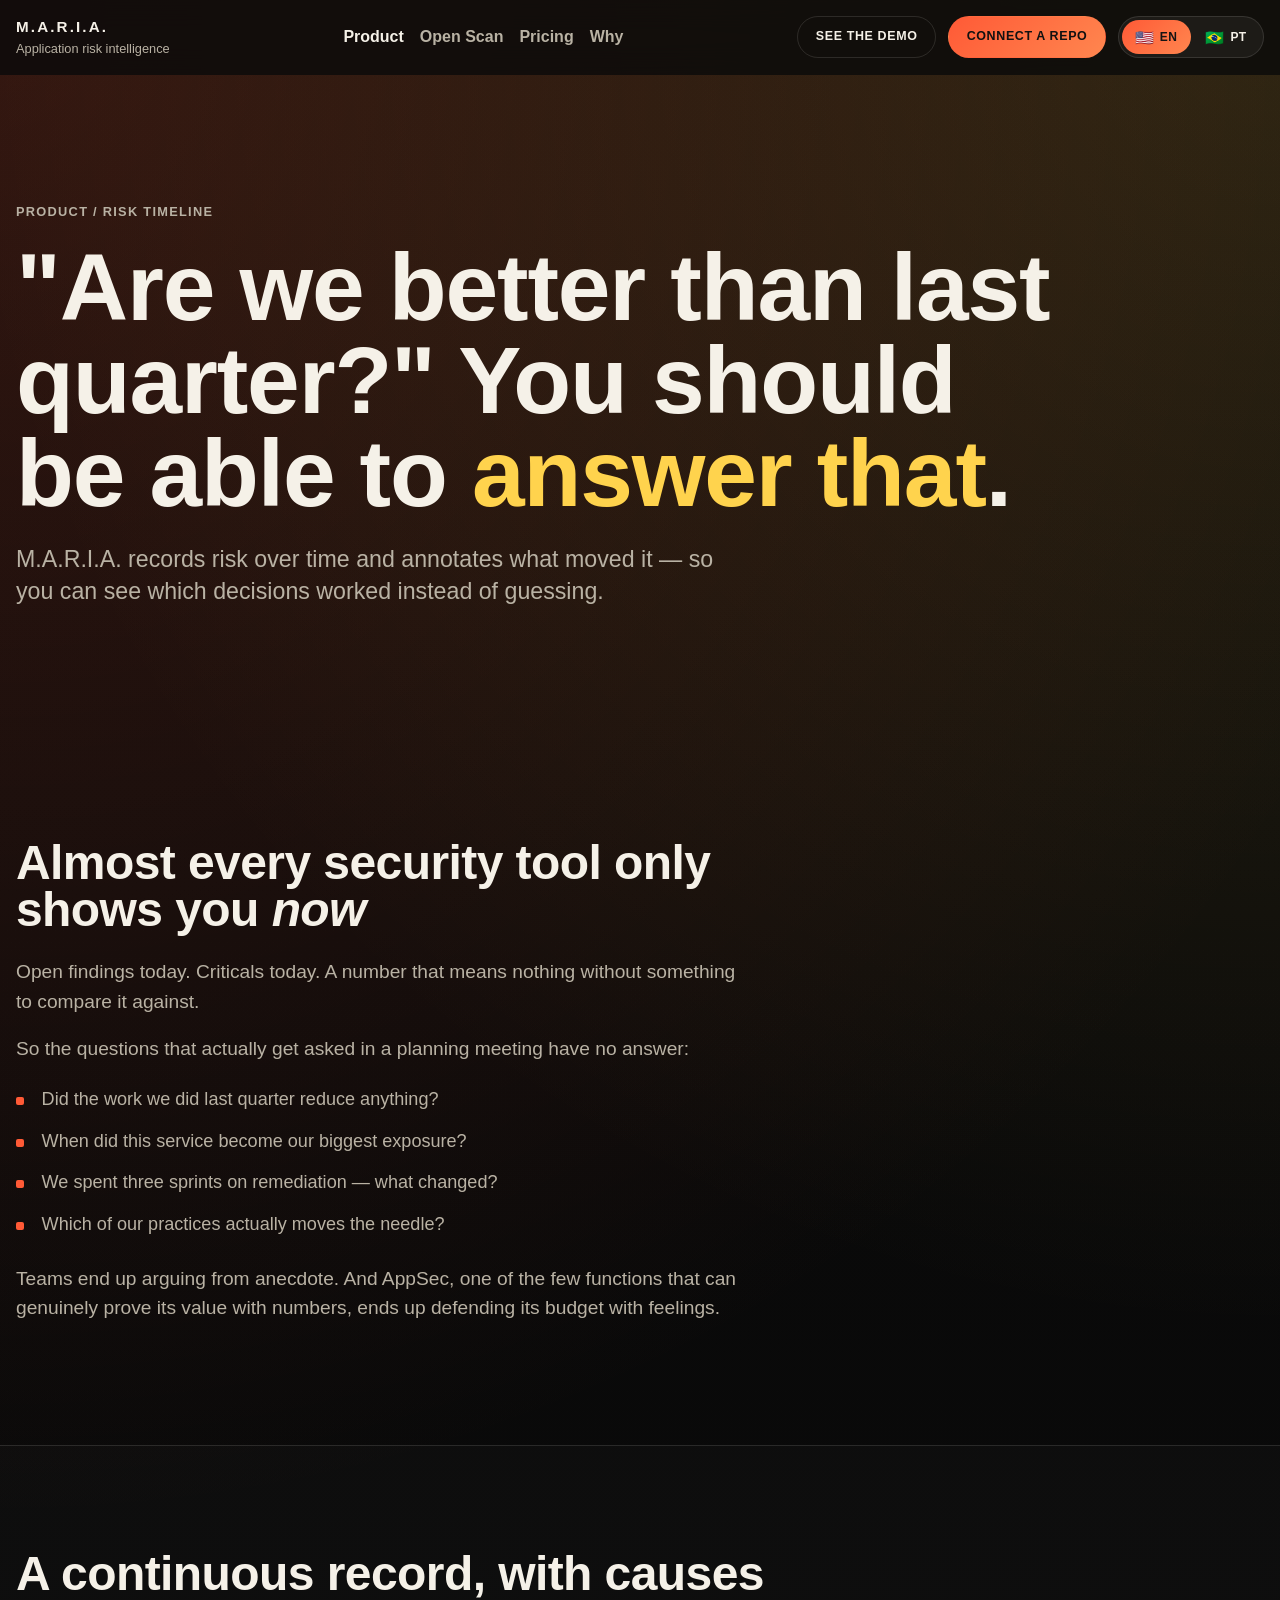
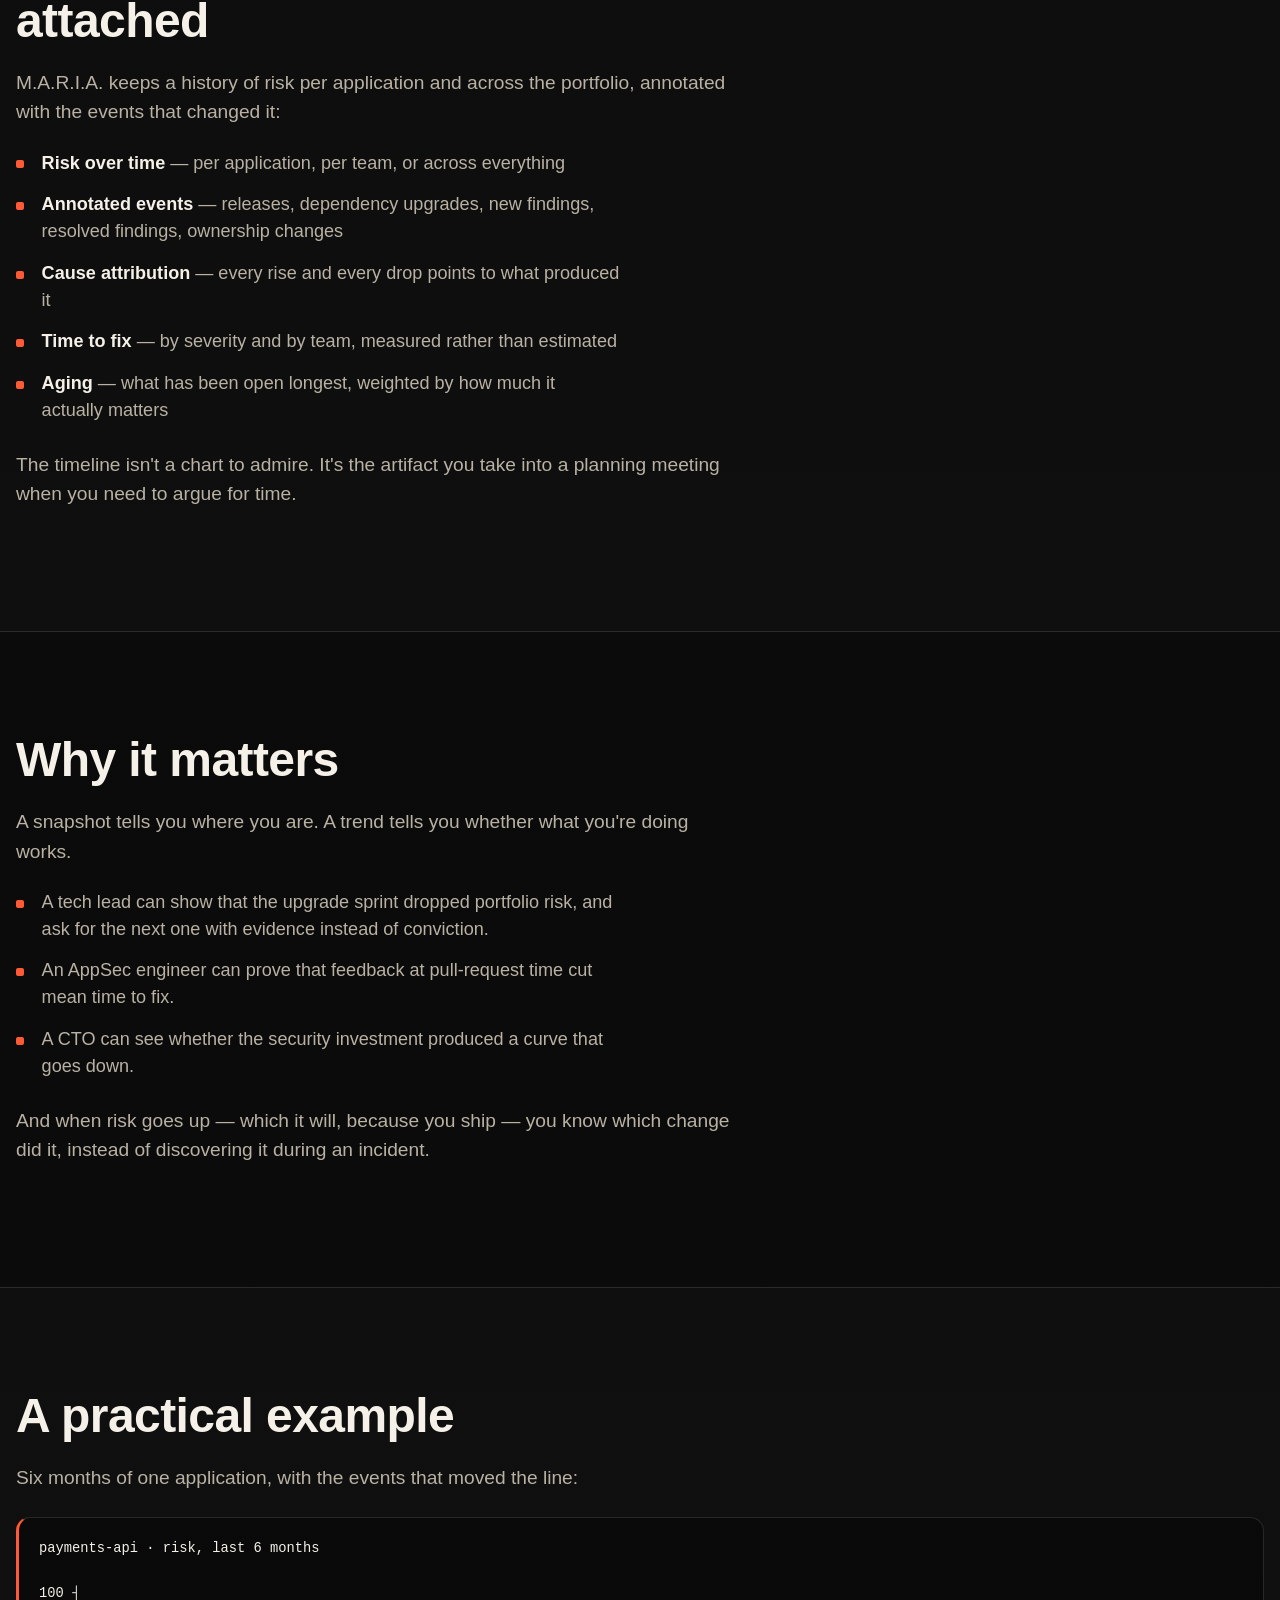
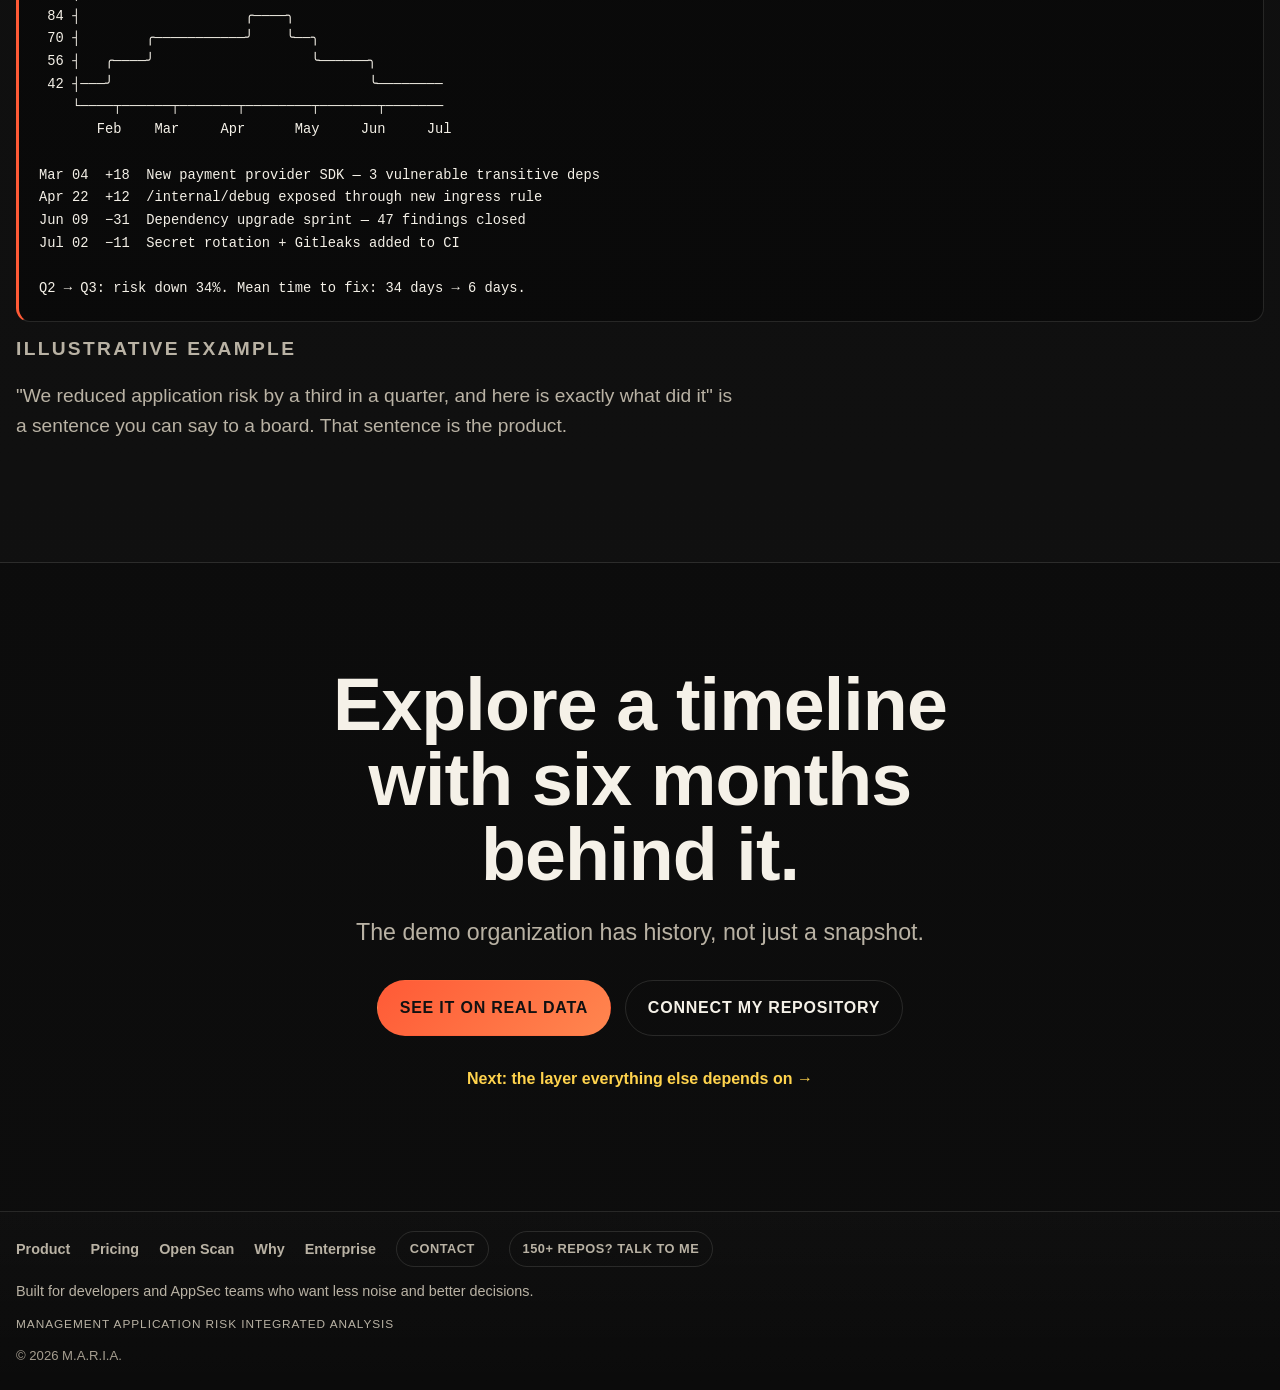
<file: product/risk-timeline/index.html>
<!DOCTYPE html>
<html lang="en">
<head>
    <meta charset="UTF-8">
    <meta name="viewport" content="width=device-width, initial-scale=1.0">
    <title>Risk Timeline — how your application risk changed, and why | M.A.R.I.A.</title>
    <meta name="description" content="See risk over time with the events that moved it: the release that raised it, the upgrade that dropped it, the finding that sat open for 90 days. Evidence instead of a snapshot.">
    <meta name="robots" content="index, follow">
    <link rel="canonical" href="https://mariaappsec.com/product/risk-timeline/">
    <meta property="og:type" content="article">
    <meta property="og:title" content="Risk Timeline | M.A.R.I.A.">
    <meta property="og:description" content="Are we better than last quarter? You should be able to answer that.">
    <meta property="og:url" content="https://mariaappsec.com/product/risk-timeline/">
    <meta property="og:site_name" content="M.A.R.I.A.">
    <meta property="og:image" content="https://mariaappsec.com/img/maria.png">
    <meta name="twitter:card" content="summary_large_image">
    <meta name="twitter:title" content="Risk Timeline | M.A.R.I.A.">
    <meta name="twitter:description" content="Risk over time, with the events that moved it.">
    <meta name="twitter:image" content="https://mariaappsec.com/img/maria.png">
    <link rel="stylesheet" href="../../css/styles.css">
    <script>document.documentElement.classList.add('i18n-pending');</script>
    <script src="../../i18n/translations.js"></script>
    <!-- Google tag (gtag.js) -->
    <script async src="https://www.googletagmanager.com/gtag/js?id=G-09VC70Q0TF"></script>
    <script>
        window.dataLayer = window.dataLayer || [];
        function gtag(){dataLayer.push(arguments);}
        gtag('js', new Date());
        gtag('config', 'G-09VC70Q0TF');
    </script>
</head>
<body data-page="timeline">
    <a class="skip-link" href="#main" data-i18n="a11y.skip">Skip to content</a>

    <header class="site-header">
        <div class="container header-inner">
            <a class="brand" href="/" data-i18n-aria="nav.homeAria" aria-label="M.A.R.I.A. home">
                <span class="brand-mark">M.A.R.I.A.</span>
                <span class="brand-copy" data-i18n="brand.copy">Application risk intelligence</span>
            </a>
            <nav class="site-nav" aria-label="Primary">
                <a href="/product/" class="is-current" data-i18n="nav.product">Product</a>
                <a href="/openscan/" data-i18n="nav.openscan">Open Scan</a>
                <a href="/pricing/" data-i18n="nav.pricing">Pricing</a>
                <a href="/why/" data-i18n="nav.why">Why</a>
            </nav>
            <div class="header-actions">
                <a class="button button-secondary button-compact" href="https://demo.mariaappsec.com" target="_blank" rel="noreferrer" data-track-event="demo_click" data-track-location="nav_top" data-i18n="cta.demoShort">See the demo</a>
                <a class="button button-primary button-compact" href="https://demo.mariaappsec.com/auth/register" target="_blank" rel="noreferrer" data-track-event="demo_register_click" data-track-location="nav_top" data-i18n="cta.connectShort">Connect a repo</a>
                <div class="lang-toggle" role="group" aria-label="Language selector" data-active-lang="en-US">
                    <button type="button" data-lang="en-US" aria-pressed="true"><span class="lang-flag" aria-hidden="true">🇺🇸</span><span class="lang-label">EN</span></button>
                    <button type="button" data-lang="pt-BR" aria-pressed="false"><span class="lang-flag" aria-hidden="true">🇧🇷</span><span class="lang-label">PT</span></button>
                </div>
            </div>
        </div>
    </header>

    <main id="main">
        <section class="page-hero section">
            <div class="container narrow">
                <p class="breadcrumb"><a href="/product/" data-i18n="nav.product">Product</a> <span aria-hidden="true">/</span> <span data-i18n="timeline.crumb">Risk Timeline</span></p>
                <h1 data-i18n="timeline.h1">"Are we better than last quarter?" You should be able to <span class="text-highlight">answer that</span>.</h1>
                <p class="section-copy" data-i18n="timeline.sub">M.A.R.I.A. records risk over time and annotates what moved it &mdash; so you can see which decisions worked instead of guessing.</p>
            </div>
        </section>

        <section class="section prose-section">
            <div class="container narrow">
                <h2 data-i18n="timeline.problemH2">Almost every security tool only shows you <em>now</em></h2>
                <p data-i18n="timeline.problem1">Open findings today. Criticals today. A number that means nothing without something to compare it against.</p>
                <p data-i18n="timeline.problem2">So the questions that actually get asked in a planning meeting have no answer:</p>
                <ul class="feature-list">
                    <li data-i18n="timeline.problem3">Did the work we did last quarter reduce anything?</li>
                    <li data-i18n="timeline.problem4">When did this service become our biggest exposure?</li>
                    <li data-i18n="timeline.problem5">We spent three sprints on remediation &mdash; what changed?</li>
                    <li data-i18n="timeline.problem6">Which of our practices actually moves the needle?</li>
                </ul>
                <p data-i18n="timeline.problem7">Teams end up arguing from anecdote. And AppSec, one of the few functions that can genuinely prove its value with numbers, ends up defending its budget with feelings.</p>
            </div>
        </section>

        <section class="section prose-section alt-band">
            <div class="container narrow">
                <h2 data-i18n="timeline.solutionH2">A continuous record, with causes attached</h2>
                <p data-i18n="timeline.solution1">M.A.R.I.A. keeps a history of risk per application and across the portfolio, annotated with the events that changed it:</p>
                <ul class="feature-list">
                    <li data-i18n="timeline.solution2"><strong>Risk over time</strong> &mdash; per application, per team, or across everything</li>
                    <li data-i18n="timeline.solution3"><strong>Annotated events</strong> &mdash; releases, dependency upgrades, new findings, resolved findings, ownership changes</li>
                    <li data-i18n="timeline.solution4"><strong>Cause attribution</strong> &mdash; every rise and every drop points to what produced it</li>
                    <li data-i18n="timeline.solution5"><strong>Time to fix</strong> &mdash; by severity and by team, measured rather than estimated</li>
                    <li data-i18n="timeline.solution6"><strong>Aging</strong> &mdash; what has been open longest, weighted by how much it actually matters</li>
                </ul>
                <p data-i18n="timeline.solution7">The timeline isn't a chart to admire. It's the artifact you take into a planning meeting when you need to argue for time.</p>
            </div>
        </section>

        <section class="section prose-section">
            <div class="container narrow">
                <h2 data-i18n="timeline.whyH2">Why it matters</h2>
                <p data-i18n="timeline.why1">A snapshot tells you where you are. A trend tells you whether what you're doing works.</p>
                <ul class="feature-list">
                    <li data-i18n="timeline.why2">A tech lead can show that the upgrade sprint dropped portfolio risk, and ask for the next one with evidence instead of conviction.</li>
                    <li data-i18n="timeline.why3">An AppSec engineer can prove that feedback at pull-request time cut mean time to fix.</li>
                    <li data-i18n="timeline.why4">A CTO can see whether the security investment produced a curve that goes down.</li>
                </ul>
                <p data-i18n="timeline.why5">And when risk goes up &mdash; which it will, because you ship &mdash; you know which change did it, instead of discovering it during an incident.</p>
            </div>
        </section>

        <section class="section prose-section alt-band">
            <div class="container narrow">
                <h2 data-i18n="timeline.exampleH2">A practical example</h2>
                <p data-i18n="timeline.exampleIntro">Six months of one application, with the events that moved the line:</p>
                <pre class="code-block" aria-label="Example risk timeline"><code>payments-api · risk, last 6 months

100 ┤
 84 ┤                    ╭────╮
 70 ┤        ╭───────────╯    ╰──╮
 56 ┤   ╭────╯                   ╰──────╮
 42 ┤───╯                               ╰────────
    └────┬──────┬───────┬────────┬───────┬───────
       Feb    Mar     Apr      May     Jun     Jul

Mar 04  +18  New payment provider SDK — 3 vulnerable transitive deps
Apr 22  +12  /internal/debug exposed through new ingress rule
Jun 09  −31  Dependency upgrade sprint — 47 findings closed
Jul 02  −11  Secret rotation + Gitleaks added to CI

Q2 → Q3: risk down 34%. Mean time to fix: 34 days → 6 days.</code></pre>
                <p class="evidence-tag" data-i18n="common.illustrative">Illustrative example</p>
                <p data-i18n="timeline.exampleOutro">"We reduced application risk by a third in a quarter, and here is exactly what did it" is a sentence you can say to a board. That sentence is the product.</p>
            </div>
        </section>

        <section class="final-cta section">
            <div class="container narrow center">
                <h2 data-i18n="timeline.ctaH2">Explore a timeline with six months behind it.</h2>
                <p class="section-copy" data-i18n="timeline.ctaSub">The demo organization has history, not just a snapshot.</p>
                <div class="section-actions">
                    <a class="button button-primary" href="https://demo.mariaappsec.com" target="_blank" rel="noreferrer" data-track-event="demo_click" data-track-location="timeline_cta" data-i18n="cta.demo">See it on real data</a>
                    <a class="button button-secondary" href="https://demo.mariaappsec.com/auth/register" target="_blank" rel="noreferrer" data-track-event="demo_register_click" data-track-location="timeline_cta" data-i18n="cta.connect">Connect my repository</a>
                </div>
                <p class="next-link"><a href="/product/normalization/" data-i18n="timeline.next">Next: the layer everything else depends on &rarr;</a></p>
            </div>
        </section>
    </main>

    <footer class="site-footer">
        <div class="container footer-inner">
            <nav class="footer-nav" aria-label="Footer">
                <a href="/product/" data-i18n="nav.product">Product</a>
                <a href="/pricing/" data-i18n="nav.pricing">Pricing</a>
                <a href="/openscan/" data-i18n="nav.openscan">Open Scan</a>
                <a href="/why/" data-i18n="nav.why">Why</a>
                <a href="/enterprise/" data-i18n="nav.enterprise">Enterprise</a>
                <a href="mailto:contact@mariaappsec.com" class="footer-link" data-i18n="nav.contact">Contact</a>
                <a href="mailto:contact@mariaappsec.com?subject=M.A.R.I.A.%20-%20150%2B%20repos" class="footer-link" data-track-event="big_estate_click" data-track-location="footer_tertiary" data-i18n="cta.bigEstateShort">150+ repos? Talk to me</a>
            </nav>
            <p class="footer-copy" data-i18n="footer.copy">Built for developers and AppSec teams who want less noise and better decisions.</p>
            <p class="footer-note">Management Application Risk Integrated Analysis</p>
            <p>&copy; 2026 M.A.R.I.A.</p>
        </div>
    </footer>

    <script src="../../js/script.js"></script>
</body>
</html>
</file>
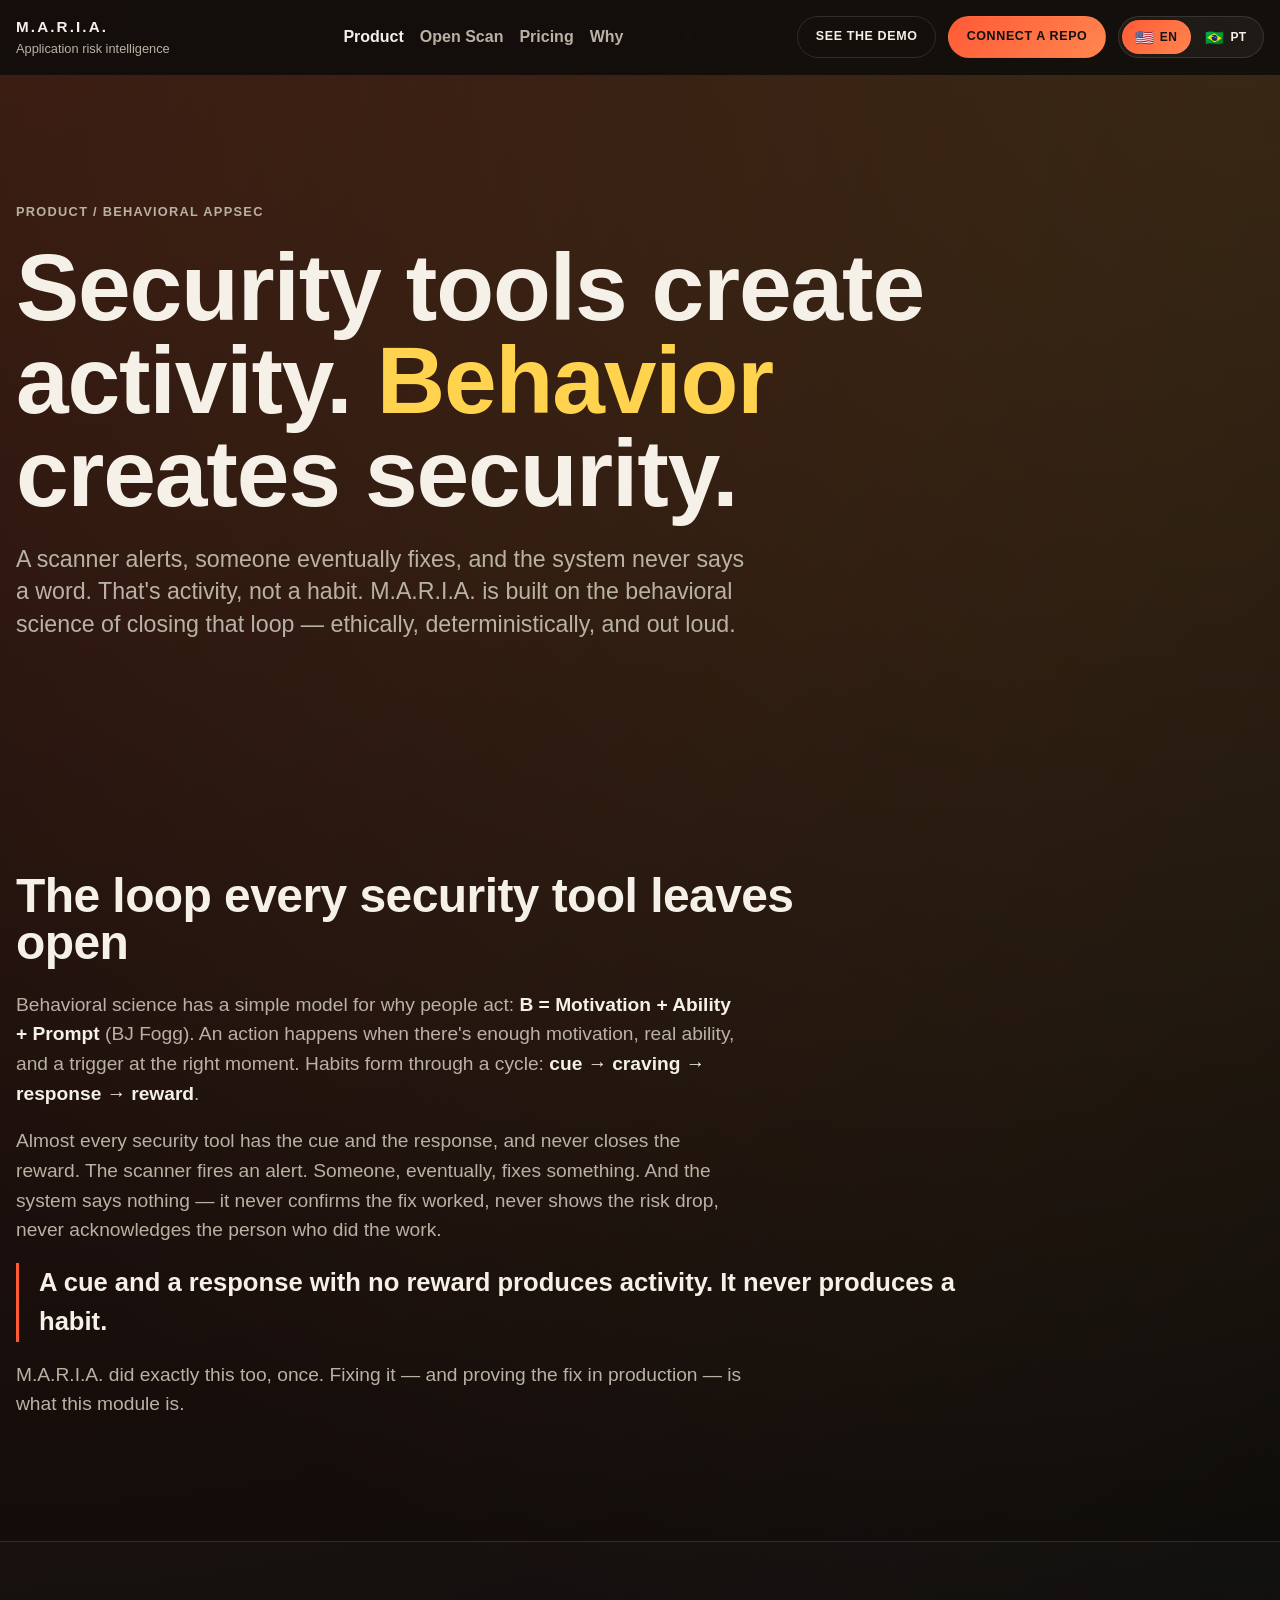
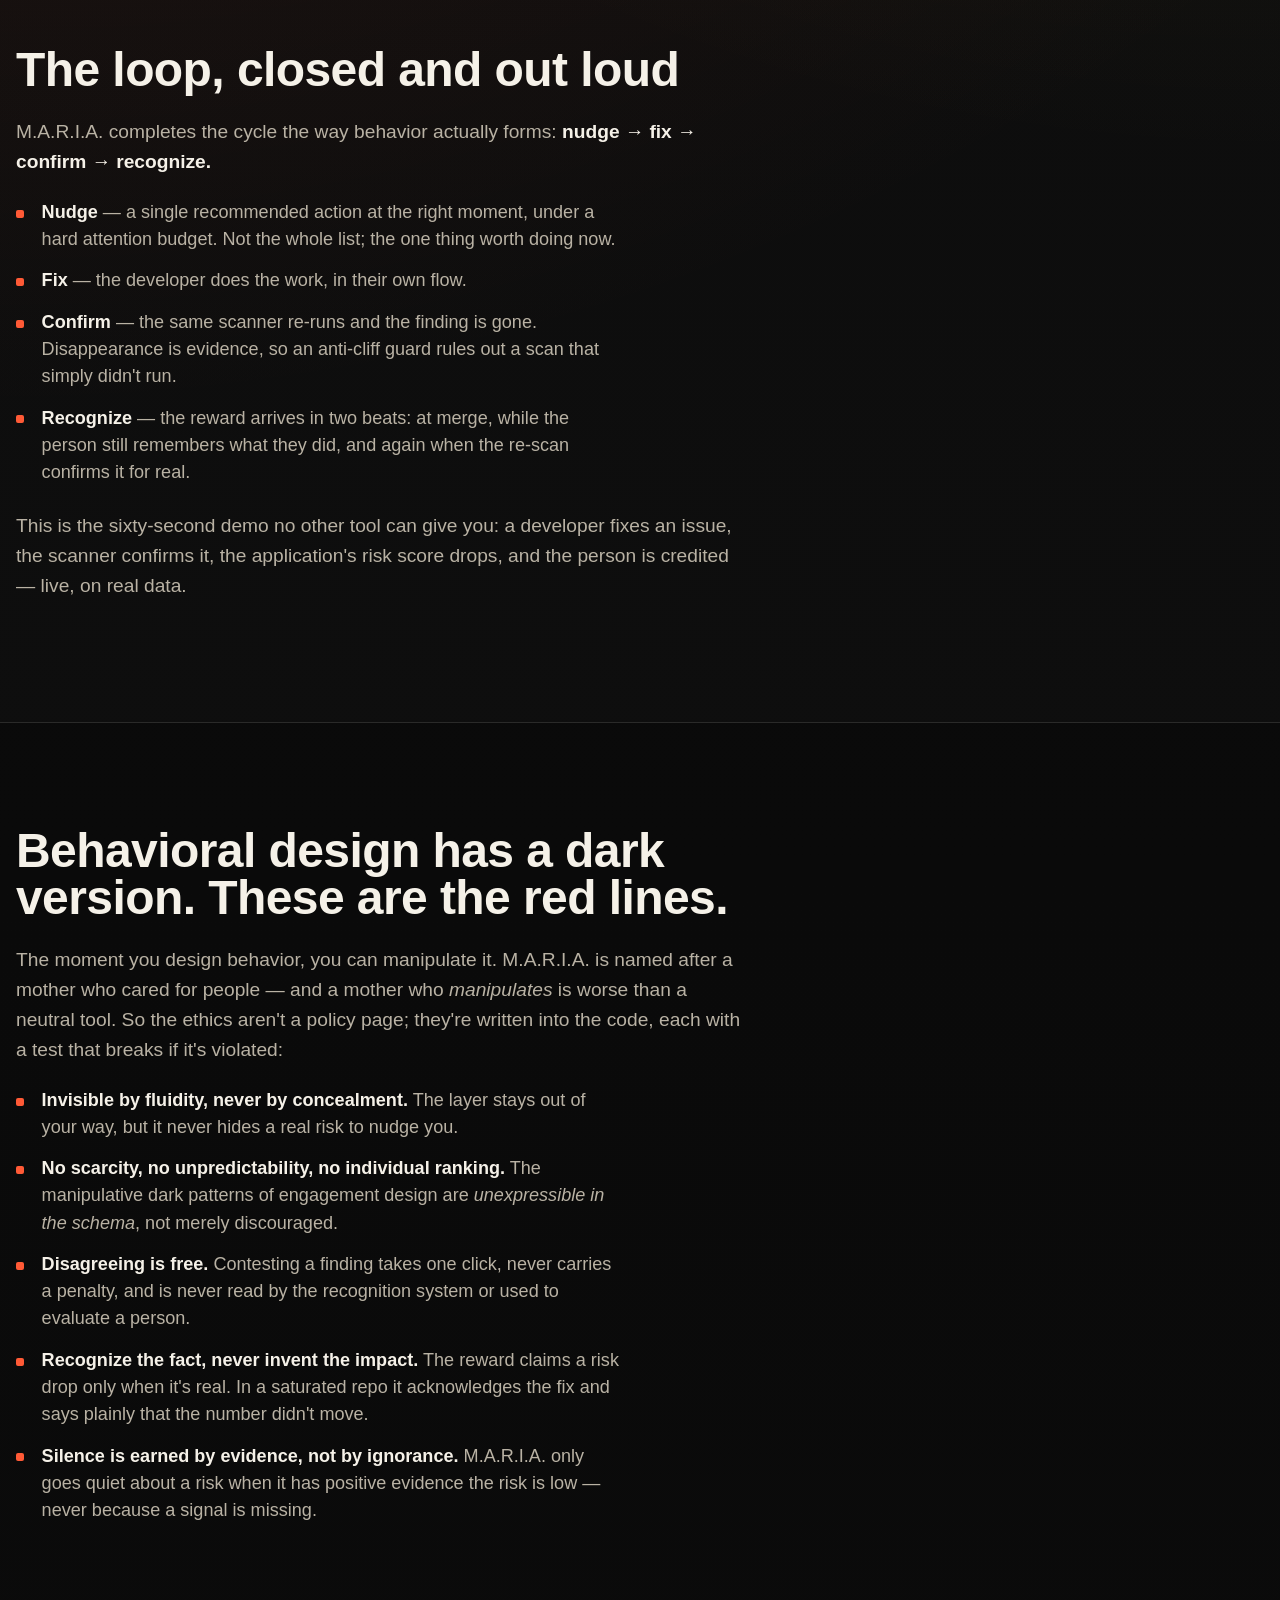
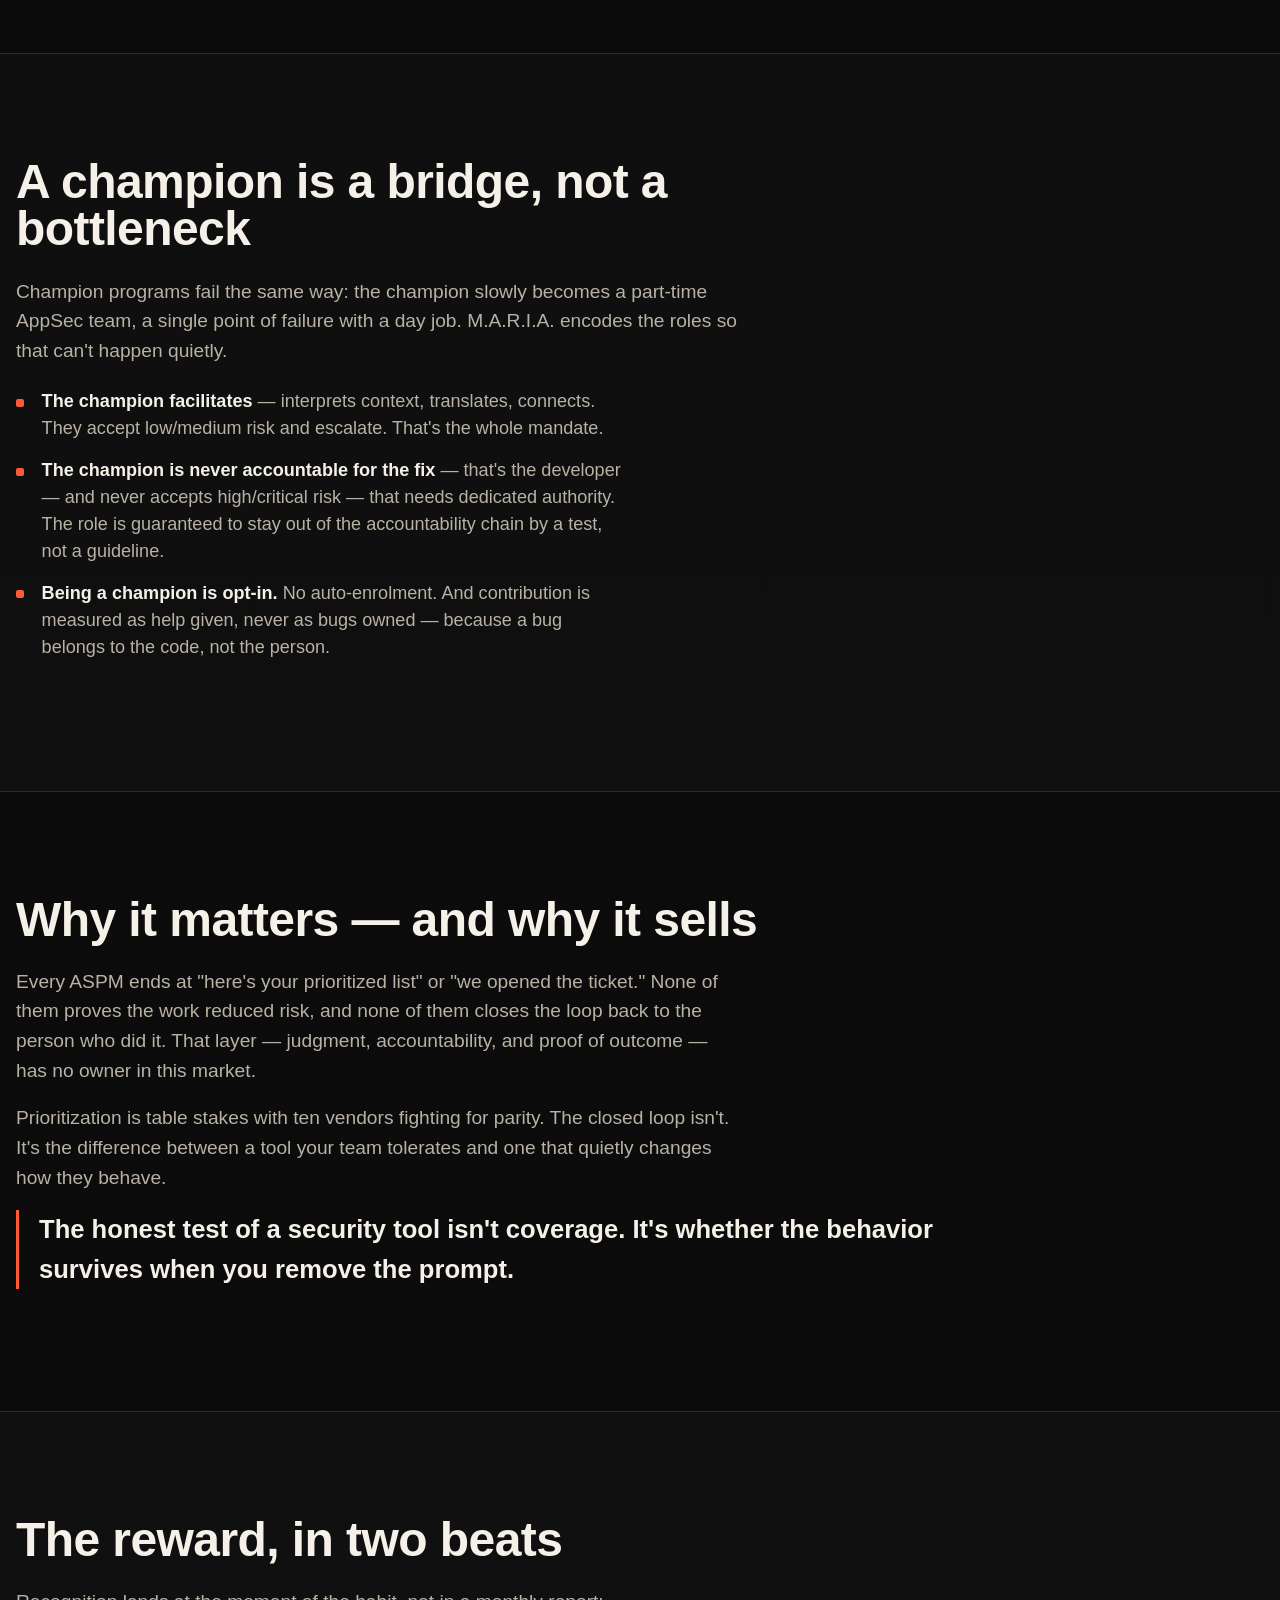
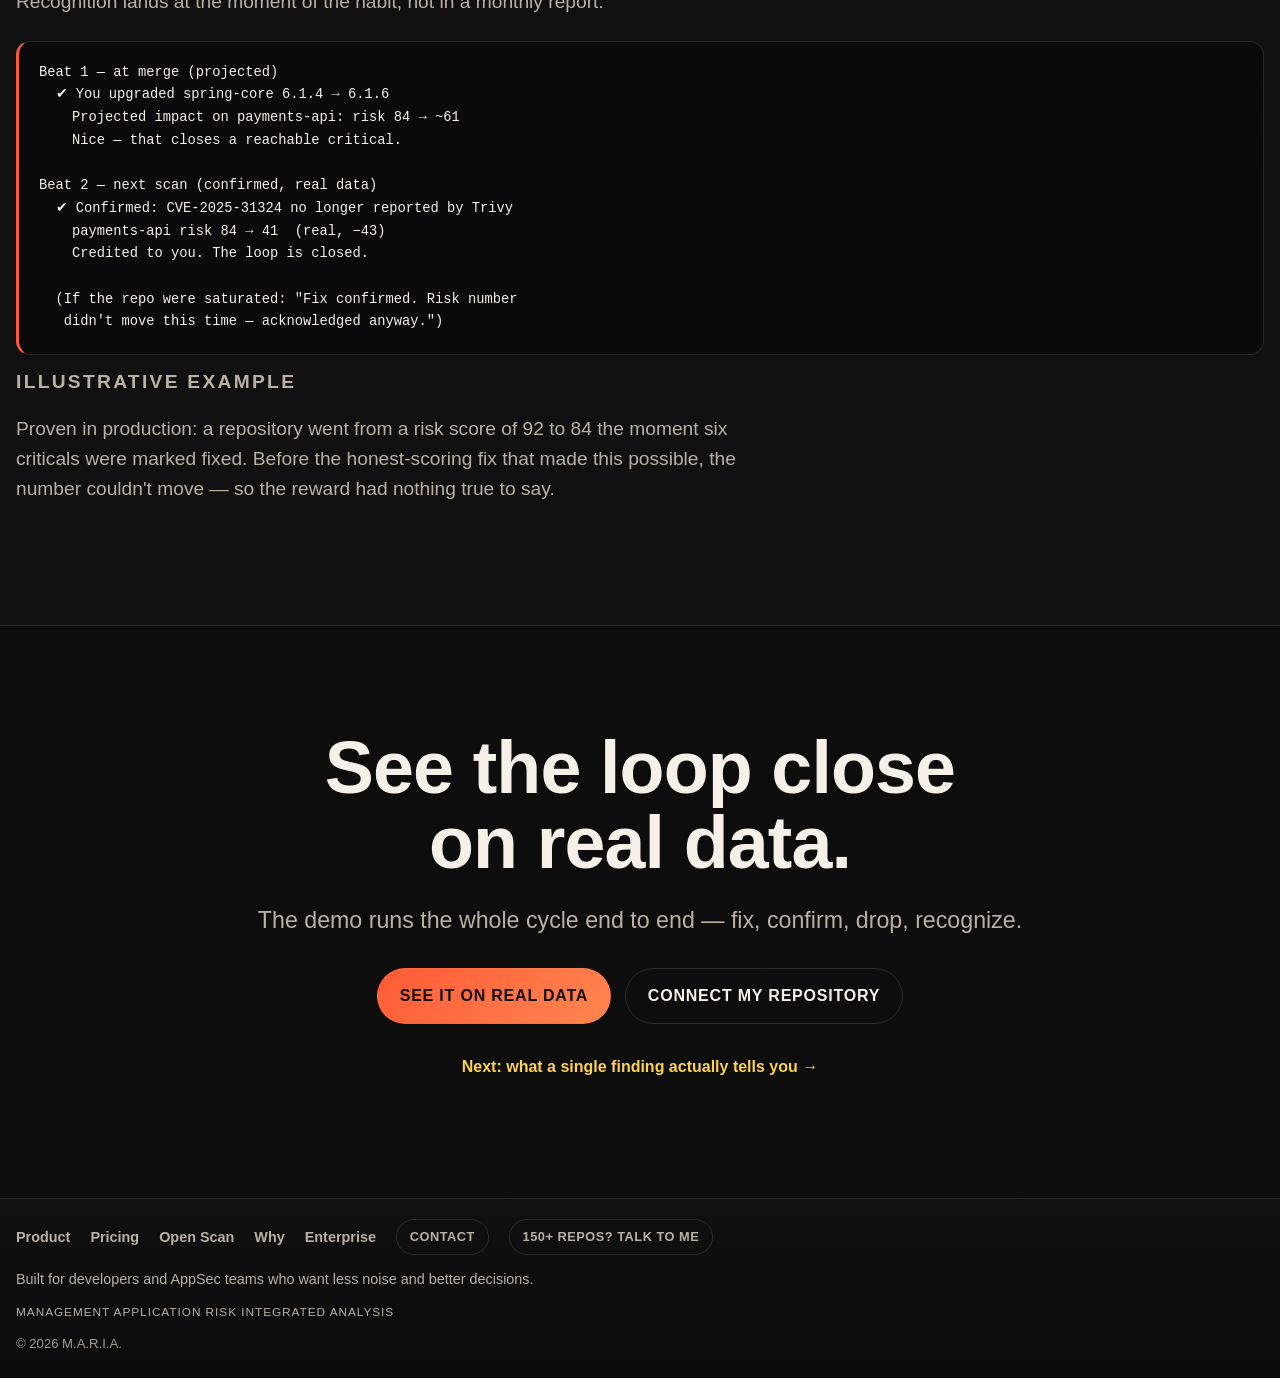
<file: product/security-champions/index.html>
<!DOCTYPE html>
<html lang="en">
<head>
    <meta charset="UTF-8">
    <meta name="viewport" content="width=device-width, initial-scale=1.0">
    <title>Behavioral AppSec — the fix loop nobody else closes | M.A.R.I.A.</title>
    <meta name="description" content="Security tools create activity. Behavior creates security. M.A.R.I.A. closes the habit loop — nudge, fix, confirm, recognize — using behavioral science, ethically and deterministically.">
    <meta name="robots" content="index, follow">
    <link rel="canonical" href="https://mariaappsec.com/product/security-champions/">
    <meta property="og:type" content="article">
    <meta property="og:title" content="Behavioral AppSec | M.A.R.I.A.">
    <meta property="og:description" content="The loop every other tool leaves open: nudge, fix, confirm — and actually recognize the person who fixed it.">
    <meta property="og:url" content="https://mariaappsec.com/product/security-champions/">
    <meta property="og:site_name" content="M.A.R.I.A.">
    <meta property="og:image" content="https://mariaappsec.com/img/maria.png">
    <meta name="twitter:card" content="summary_large_image">
    <meta name="twitter:title" content="Behavioral AppSec | M.A.R.I.A.">
    <meta name="twitter:description" content="Security tools create activity. Behavior creates security.">
    <meta name="twitter:image" content="https://mariaappsec.com/img/maria.png">
    <link rel="stylesheet" href="../../css/styles.css">
    <script>document.documentElement.classList.add('i18n-pending');</script>
    <script src="../../i18n/translations.js"></script>
    <!-- Google tag (gtag.js) -->
    <script async src="https://www.googletagmanager.com/gtag/js?id=G-09VC70Q0TF"></script>
    <script>
        window.dataLayer = window.dataLayer || [];
        function gtag(){dataLayer.push(arguments);}
        gtag('js', new Date());
        gtag('config', 'G-09VC70Q0TF');
    </script>
</head>
<body data-page="champions">
    <a class="skip-link" href="#main" data-i18n="a11y.skip">Skip to content</a>

    <header class="site-header">
        <div class="container header-inner">
            <a class="brand" href="/" data-i18n-aria="nav.homeAria" aria-label="M.A.R.I.A. home">
                <span class="brand-mark">M.A.R.I.A.</span>
                <span class="brand-copy" data-i18n="brand.copy">Application risk intelligence</span>
            </a>
            <nav class="site-nav" aria-label="Primary">
                <a href="/product/" class="is-current" data-i18n="nav.product">Product</a>
                <a href="/openscan/" data-i18n="nav.openscan">Open Scan</a>
                <a href="/pricing/" data-i18n="nav.pricing">Pricing</a>
                <a href="/why/" data-i18n="nav.why">Why</a>
            </nav>
            <div class="header-actions">
                <a class="button button-secondary button-compact" href="https://demo.mariaappsec.com" target="_blank" rel="noreferrer" data-track-event="demo_click" data-track-location="nav_top" data-i18n="cta.demoShort">See the demo</a>
                <a class="button button-primary button-compact" href="https://demo.mariaappsec.com/auth/register" target="_blank" rel="noreferrer" data-track-event="demo_register_click" data-track-location="nav_top" data-i18n="cta.connectShort">Connect a repo</a>
                <div class="lang-toggle" role="group" aria-label="Language selector" data-active-lang="en-US">
                    <button type="button" data-lang="en-US" aria-pressed="true"><span class="lang-flag" aria-hidden="true">🇺🇸</span><span class="lang-label">EN</span></button>
                    <button type="button" data-lang="pt-BR" aria-pressed="false"><span class="lang-flag" aria-hidden="true">🇧🇷</span><span class="lang-label">PT</span></button>
                </div>
            </div>
        </div>
    </header>

    <main id="main">
        <section class="page-hero section">
            <div class="container narrow">
                <p class="breadcrumb"><a href="/product/" data-i18n="nav.product">Product</a> <span aria-hidden="true">/</span> <span data-i18n="champ.crumb">Behavioral AppSec</span></p>
                <h1 data-i18n="champ.h1">Security tools create activity. <span class="text-highlight">Behavior</span> creates security.</h1>
                <p class="section-copy" data-i18n="champ.sub">A scanner alerts, someone eventually fixes, and the system never says a word. That's activity, not a habit. M.A.R.I.A. is built on the behavioral science of closing that loop &mdash; ethically, deterministically, and out loud.</p>
            </div>
        </section>

        <section class="section prose-section">
            <div class="container narrow">
                <h2 data-i18n="champ.problemH2">The loop every security tool leaves open</h2>
                <p data-i18n="champ.problem1">Behavioral science has a simple model for why people act: <strong>B = Motivation + Ability + Prompt</strong> (BJ Fogg). An action happens when there's enough motivation, real ability, and a trigger at the right moment. Habits form through a cycle: <strong>cue &rarr; craving &rarr; response &rarr; reward</strong>.</p>
                <p data-i18n="champ.problem2">Almost every security tool has the cue and the response, and never closes the reward. The scanner fires an alert. Someone, eventually, fixes something. And the system says nothing &mdash; it never confirms the fix worked, never shows the risk drop, never acknowledges the person who did the work.</p>
                <p class="pull-quote" data-i18n="champ.problem3">A cue and a response with no reward produces activity. It never produces a habit.</p>
                <p data-i18n="champ.problem4">M.A.R.I.A. did exactly this too, once. Fixing it &mdash; and proving the fix in production &mdash; is what this module is.</p>
            </div>
        </section>

        <section class="section prose-section alt-band">
            <div class="container narrow">
                <h2 data-i18n="champ.solutionH2">The loop, closed and out loud</h2>
                <p data-i18n="champ.solution1">M.A.R.I.A. completes the cycle the way behavior actually forms: <strong>nudge &rarr; fix &rarr; confirm &rarr; recognize.</strong></p>
                <ul class="feature-list">
                    <li data-i18n="champ.solution2"><strong>Nudge</strong> &mdash; a single recommended action at the right moment, under a hard attention budget. Not the whole list; the one thing worth doing now.</li>
                    <li data-i18n="champ.solution3"><strong>Fix</strong> &mdash; the developer does the work, in their own flow.</li>
                    <li data-i18n="champ.solution4"><strong>Confirm</strong> &mdash; the same scanner re-runs and the finding is gone. Disappearance is evidence, so an anti-cliff guard rules out a scan that simply didn't run.</li>
                    <li data-i18n="champ.solution5"><strong>Recognize</strong> &mdash; the reward arrives in two beats: at merge, while the person still remembers what they did, and again when the re-scan confirms it for real.</li>
                </ul>
                <p data-i18n="champ.solution6">This is the sixty-second demo no other tool can give you: a developer fixes an issue, the scanner confirms it, the application's risk score drops, and the person is credited &mdash; live, on real data.</p>
            </div>
        </section>

        <section class="section prose-section">
            <div class="container narrow">
                <h2 data-i18n="champ.ethicsH2">Behavioral design has a dark version. These are the red lines.</h2>
                <p data-i18n="champ.ethics1">The moment you design behavior, you can manipulate it. M.A.R.I.A. is named after a mother who cared for people &mdash; and a mother who <em>manipulates</em> is worse than a neutral tool. So the ethics aren't a policy page; they're written into the code, each with a test that breaks if it's violated:</p>
                <ul class="feature-list">
                    <li data-i18n="champ.ethics2"><strong>Invisible by fluidity, never by concealment.</strong> The layer stays out of your way, but it never hides a real risk to nudge you.</li>
                    <li data-i18n="champ.ethics3"><strong>No scarcity, no unpredictability, no individual ranking.</strong> The manipulative dark patterns of engagement design are <em>unexpressible in the schema</em>, not merely discouraged.</li>
                    <li data-i18n="champ.ethics4"><strong>Disagreeing is free.</strong> Contesting a finding takes one click, never carries a penalty, and is never read by the recognition system or used to evaluate a person.</li>
                    <li data-i18n="champ.ethics5"><strong>Recognize the fact, never invent the impact.</strong> The reward claims a risk drop only when it's real. In a saturated repo it acknowledges the fix and says plainly that the number didn't move.</li>
                    <li data-i18n="champ.ethics6"><strong>Silence is earned by evidence, not by ignorance.</strong> M.A.R.I.A. only goes quiet about a risk when it has positive evidence the risk is low &mdash; never because a signal is missing.</li>
                </ul>
            </div>
        </section>

        <section class="section prose-section alt-band">
            <div class="container narrow">
                <h2 data-i18n="champ.raciH2">A champion is a bridge, not a bottleneck</h2>
                <p data-i18n="champ.raci1">Champion programs fail the same way: the champion slowly becomes a part-time AppSec team, a single point of failure with a day job. M.A.R.I.A. encodes the roles so that can't happen quietly.</p>
                <ul class="feature-list">
                    <li data-i18n="champ.raci2"><strong>The champion facilitates</strong> &mdash; interprets context, translates, connects. They accept low/medium risk and escalate. That's the whole mandate.</li>
                    <li data-i18n="champ.raci3"><strong>The champion is never accountable for the fix</strong> &mdash; that's the developer &mdash; and never accepts high/critical risk &mdash; that needs dedicated authority. The role is guaranteed to stay out of the accountability chain by a test, not a guideline.</li>
                    <li data-i18n="champ.raci4"><strong>Being a champion is opt-in.</strong> No auto-enrolment. And contribution is measured as help given, never as bugs owned &mdash; because a bug belongs to the code, not the person.</li>
                </ul>
            </div>
        </section>

        <section class="section prose-section">
            <div class="container narrow">
                <h2 data-i18n="champ.whyH2">Why it matters &mdash; and why it sells</h2>
                <p data-i18n="champ.why1">Every ASPM ends at "here's your prioritized list" or "we opened the ticket." None of them proves the work reduced risk, and none of them closes the loop back to the person who did it. That layer &mdash; judgment, accountability, and proof of outcome &mdash; has no owner in this market.</p>
                <p data-i18n="champ.why2">Prioritization is table stakes with ten vendors fighting for parity. The closed loop isn't. It's the difference between a tool your team tolerates and one that quietly changes how they behave.</p>
                <p class="pull-quote" data-i18n="champ.why3">The honest test of a security tool isn't coverage. It's whether the behavior survives when you remove the prompt.</p>
            </div>
        </section>

        <section class="section prose-section alt-band">
            <div class="container narrow">
                <h2 data-i18n="champ.exampleH2">The reward, in two beats</h2>
                <p data-i18n="champ.exampleIntro">Recognition lands at the moment of the habit, not in a monthly report:</p>
                <pre class="code-block" aria-label="Example of the fix-confirm-recognize loop"><code>Beat 1 — at merge (projected)
  ✔ You upgraded spring-core 6.1.4 → 6.1.6
    Projected impact on payments-api: risk 84 → ~61
    Nice — that closes a reachable critical.

Beat 2 — next scan (confirmed, real data)
  ✔ Confirmed: CVE-2025-31324 no longer reported by Trivy
    payments-api risk 84 → 41  (real, −43)
    Credited to you. The loop is closed.

  (If the repo were saturated: "Fix confirmed. Risk number
   didn't move this time — acknowledged anyway.")</code></pre>
                <p class="evidence-tag" data-i18n="common.illustrative">Illustrative example</p>
                <p data-i18n="champ.exampleOutro">Proven in production: a repository went from a risk score of 92 to 84 the moment six criticals were marked fixed. Before the honest-scoring fix that made this possible, the number couldn't move &mdash; so the reward had nothing true to say.</p>
            </div>
        </section>

        <section class="final-cta section">
            <div class="container narrow center">
                <h2 data-i18n="champ.ctaH2">See the loop close on real data.</h2>
                <p class="section-copy" data-i18n="champ.ctaSub">The demo runs the whole cycle end to end &mdash; fix, confirm, drop, recognize.</p>
                <div class="section-actions">
                    <a class="button button-primary" href="https://demo.mariaappsec.com" target="_blank" rel="noreferrer" data-track-event="demo_click" data-track-location="champions_cta" data-i18n="cta.demo">See it on real data</a>
                    <a class="button button-secondary" href="https://demo.mariaappsec.com/auth/register" target="_blank" rel="noreferrer" data-track-event="demo_register_click" data-track-location="champions_cta" data-i18n="cta.connect">Connect my repository</a>
                </div>
                <p class="next-link"><a href="/product/finding-detail/" data-i18n="champ.next">Next: what a single finding actually tells you &rarr;</a></p>
            </div>
        </section>
    </main>

    <footer class="site-footer">
        <div class="container footer-inner">
            <nav class="footer-nav" aria-label="Footer">
                <a href="/product/" data-i18n="nav.product">Product</a>
                <a href="/pricing/" data-i18n="nav.pricing">Pricing</a>
                <a href="/openscan/" data-i18n="nav.openscan">Open Scan</a>
                <a href="/why/" data-i18n="nav.why">Why</a>
                <a href="/enterprise/" data-i18n="nav.enterprise">Enterprise</a>
                <a href="mailto:contact@mariaappsec.com" class="footer-link" data-i18n="nav.contact">Contact</a>
                <a href="mailto:contact@mariaappsec.com?subject=M.A.R.I.A.%20-%20150%2B%20repos" class="footer-link" data-track-event="big_estate_click" data-track-location="footer_tertiary" data-i18n="cta.bigEstateShort">150+ repos? Talk to me</a>
            </nav>
            <p class="footer-copy" data-i18n="footer.copy">Built for developers and AppSec teams who want less noise and better decisions.</p>
            <p class="footer-note">Management Application Risk Integrated Analysis</p>
            <p>&copy; 2026 M.A.R.I.A.</p>
        </div>
    </footer>

    <script src="../../js/script.js"></script>
</body>
</html>
</file>
<file: css/styles.css>
﻿:root {
    --bg: #0a0a0a;
    --bg-soft: #111111;
    --surface: #161616;
    --surface-strong: #1d1d1d;
    --text: #f5f1e8;
    --muted: #b9b2a4;
    --line: rgba(245, 241, 232, 0.12);
    --accent: #ff5a36;
    --accent-strong: #ffd34d;
    --shadow: 0 24px 80px rgba(0, 0, 0, 0.35);
    --radius: 24px;
    --container: 1320px;
}

* {
    box-sizing: border-box;
}

html {
    scroll-behavior: smooth;
}

body {
    margin: 0;
    font-family: "Segoe UI", "Arial Narrow", Arial, sans-serif;
    background:
        radial-gradient(circle at top left, rgba(255, 90, 54, 0.18), transparent 32%),
        radial-gradient(circle at top right, rgba(255, 211, 77, 0.14), transparent 28%),
        linear-gradient(180deg, #080808 0%, #0d0d0d 100%);
    color: var(--text);
    line-height: 1.4;
}

a {
    color: inherit;
    text-decoration: none;
}

button,
input {
    font: inherit;
}

.container {
    width: min(calc(100% - 2rem), var(--container));
    margin: 0 auto;
}

.narrow {
    max-width: 100%;
}

.section {
    padding: 5rem 0;
}

.site-header {
    position: sticky;
    top: 0;
    z-index: 10;
    background: rgba(10, 10, 10, 0.8);
    backdrop-filter: blur(14px);
    border-bottom: 1px solid transparent;
    transition: border-color 0.2s ease, background 0.2s ease;
}

.site-header.is-scrolled {
    border-bottom-color: var(--line);
    background: rgba(10, 10, 10, 0.92);
}

.header-inner,
.footer-inner {
    display: flex;
    align-items: center;
    justify-content: space-between;
    gap: 1rem;
    padding: 1rem 0;
}

.brand {
    display: inline-flex;
    flex-direction: column;
    gap: 0.2rem;
}

.brand-mark,
.eyebrow,
.card-kicker,
.signal-label {
    letter-spacing: 0.14em;
    text-transform: uppercase;
}

.brand-mark {
    font-size: 0.95rem;
    font-weight: 800;
}

.brand-copy {
    color: var(--muted);
    font-size: 0.8rem;
}

.site-nav {
    display: flex;
    gap: 1rem;
    font-weight: 700;
}

.site-nav a {
    color: var(--muted);
}

.site-nav a:hover,
.site-nav a:focus-visible,
.footer-inner a:hover,
.footer-inner a:focus-visible {
    color: var(--text);
}

.lang-toggle {
    --toggle-padding: 0.2rem;
    --toggle-gap: 0.15rem;
    position: relative;
    display: inline-grid;
    grid-template-columns: 1fr 1fr;
    align-items: center;
    gap: var(--toggle-gap);
    min-width: 146px;
    padding: var(--toggle-padding);
    border: 1px solid var(--line);
    border-radius: 999px;
    background: rgba(255, 255, 255, 0.05);
}

.lang-toggle::before {
    content: '';
    position: absolute;
    top: var(--toggle-padding);
    bottom: var(--toggle-padding);
    left: var(--toggle-padding);
    width: calc(50% - var(--toggle-padding));
    border-radius: 999px;
    background: linear-gradient(135deg, var(--accent), #ff864f);
    transition: transform 0.2s ease;
}

.lang-toggle[data-active-lang="pt-BR"]::before {
    transform: translateX(calc(100% + var(--toggle-gap)));
}

.lang-toggle[data-active-lang="en-US"]::before {
    transform: translateX(0);
}

.lang-toggle button {
    position: relative;
    z-index: 1;
    display: inline-flex;
    align-items: center;
    justify-content: center;
    gap: 0.35rem;
    min-height: 34px;
    border: 0;
    border-radius: 999px;
    background: transparent;
    color: var(--muted);
    font-size: 0.75rem;
    font-weight: 800;
    letter-spacing: 0.04em;
    cursor: pointer;
}

.lang-toggle button.active {
    color: #141414;
}

.lang-toggle button:not(.active) {
    color: var(--text);
}

.lang-flag {
    font-size: 0.95rem;
    line-height: 1;
}

.lang-label {
    line-height: 1;
}

@media (max-width: 920px) {
    .header-inner {
        flex-wrap: wrap;
    }

    .lang-toggle {
        margin-left: auto;
    }
}
.hero {
    min-height: 100vh;
    display: flex;
    align-items: center;
    padding-top: 7rem;
}

.hero-grid,
.split,
.final-cta-grid {
    display: grid;
    gap: 2rem;
}

.hero-grid {
    display: grid;
    gap: 2rem;
}

.hero-copy {
    min-width: 0;
    max-width: 100%;
    position: relative;
    z-index: 1;
}

.hero-panel {
    width: 100%;
    padding: 1.25rem;
    background: linear-gradient(180deg, rgba(255, 255, 255, 0.04), rgba(255, 255, 255, 0.015));
    border: 1px solid var(--line);
    border-radius: var(--radius);
    box-shadow: var(--shadow);
}

.hero-score-panel {
    display: grid;
    grid-template-columns: 1fr;
    gap: 1rem;
}

.hero-score-column {
    display: flex;
    flex-direction: column;
    align-items: center;
    justify-content: center;
    gap: 0.8rem;
    padding-bottom: 1rem;
    border-bottom: 1px solid var(--line);
}

.hero-risk-circle {
    width: 142px;
    height: 142px;
    border-radius: 50%;
    border: 5px solid #ef6c00;
    display: flex;
    flex-direction: column;
    align-items: center;
    justify-content: center;
    background: rgba(255, 255, 255, 0.02);
}

.hero-risk-circle.high {
    border-color: #ef6c00;
}

.hero-risk-value {
    font-family: "Arial Black", Arial, sans-serif;
    font-size: clamp(2.8rem, 7vw, 4.2rem);
    font-weight: 800;
    line-height: 0.92;
    letter-spacing: -0.05em;
}

.hero-risk-label {
    margin-top: 0.35rem;
    font-size: 0.72rem;
    text-transform: uppercase;
    letter-spacing: 0.08em;
    color: var(--muted);
}

.hero-risk-badge {
    display: inline-flex;
    align-items: center;
    padding: 0.28rem 0.7rem;
    border-radius: 999px;
    background: rgba(239, 108, 0, 0.12);
    color: #ef6c00;
    font-size: 0.75rem;
    font-weight: 700;
    text-transform: uppercase;
    letter-spacing: 0.05em;
}

.hero-metrics-grid {
    display: grid;
    grid-template-columns: repeat(3, minmax(0, 1fr));
    gap: 0.85rem;
}

.hero-metric-card {
    min-height: 112px;
    padding: 1rem 0.9rem;
    border: 1px solid var(--line);
    border-radius: 16px;
    background: rgba(255, 255, 255, 0.03);
    display: flex;
    flex-direction: column;
    align-items: center;
    justify-content: center;
    text-align: center;
}

.hero-metric-card strong {
    display: block;
    font-family: "Arial Black", Arial, sans-serif;
    font-size: clamp(1.9rem, 4.5vw, 2.6rem);
    line-height: 1;
    letter-spacing: -0.03em;
    color: var(--text);
}

.hero-metric-card span {
    margin-top: 0.45rem;
    font-size: 0.8rem;
    line-height: 1.25;
    color: var(--muted);
}

.hero-metric-card.critical strong {
    color: #c62828;
}

.hero-metric-card.high strong {
    color: #e53935;
}

.eyebrow {
    margin: 0 0 1rem;
    color: var(--accent-strong);
    font-size: 0.75rem;
    font-weight: 800;
}

h1,
h2,
h3,
.signal-value {
    margin: 0;
    font-family: "Arial Black", Arial, sans-serif;
    line-height: 0.98;
    letter-spacing: -0.012em;
}

h1 {
    /* Was a fixed 113px, which overflowed every phone. The lower bound has to
       clear the longest unbreakable word on the page ("vulnerabilidades.") at
       375px, so it is deliberately small. */
    font-size: clamp(1.95rem, 7.4vw, 6.5rem);
}

h1,
h2,
h3 {
    overflow-wrap: break-word;
}

h2 {
    font-size: clamp(2.4rem, 9vw, 4.6rem);
    max-width: 24ch;
}

h3 {
    font-size: clamp(1.6rem, 6vw, 2.2rem);
    line-height: 1.02;
    letter-spacing: -0.01em;
}

.hero-head {
    min-width: 0;
    position: relative;
    z-index: 1;
}

.hero-head h1 {
    /* Keep the longest word ("vulnerabilidades." in pt-BR) atomic: without a
       forced break the line box grows to fit the whole word (up to max-width),
       instead of balance keeping the box narrow and splitting mid-word. The cap
       is wide enough to hold that word at the largest font size. */
    max-width: 30ch;
    line-height: 1;
    text-wrap: balance;
    overflow-wrap: normal;
    word-break: keep-all;
    hyphens: manual;
}

.flow h2,
.pricing h2,
.story h2,
.difference h2,
.pain h2,
.final-cta h2 {
    max-width: 100%;
}

.solution h2 {
    max-width: 16ch;
}

.flow h2 {
    max-width: 28ch;
    line-height: 1.05;
}

.pricing h2 {
    max-width: 100%;
    line-height: 1.04;
    margin-bottom: 50px;
}

.anti-quadrant {
    border-top: 1px solid var(--line);
    border-bottom: 1px solid var(--line);
    background:
        linear-gradient(180deg, rgba(255, 90, 54, 0.08), rgba(255, 255, 255, 0.01)),
        var(--bg-soft);
}

.anti-quadrant .narrow {
    text-align: center;
}

.anti-quadrant h2 {
    color: var(--accent-strong);
    max-width: none;
    font-size: clamp(2.3rem, 8vw, 4.8rem);
}

.anti-quadrant .section-copy {
    max-width: 40rem;
    margin: 1rem auto 0;
}
.founder {
    background: rgba(255, 255, 255, 0.015);
}

.founder .narrow {
    text-align: center;
}

.founder h2 {
    max-width: 100%;
    margin: 0 auto;
}

.founder .section-copy {
    max-width: 42rem;
    margin: 1rem auto 0;
}
.story h2 {
    max-width: 100%;
    line-height: 1.05;
}

.final-cta h2 {
    line-height: 1.02;
}

.hero-subtitle,
.section-copy,
.pricing-support,
.pricing-note,
.form-note,
.signal-card p,
.hero-trust,
.signal-list,
.footer-inner p {
    color: var(--muted);
}

.hero-subtitle,
.section-copy {
    font-size: clamp(1.1rem, 2.8vw, 1.45rem);
}

.hero-actions {
    display: flex;
    flex-direction: column;
    gap: 0.9rem;
    margin: 2rem 0 1rem;
}

.button {
    display: inline-flex;
    align-items: center;
    justify-content: center;
    min-height: 56px;
    padding: 0.95rem 1.35rem;
    border-radius: 999px;
    border: 1px solid var(--line);
    font-weight: 800;
    text-transform: uppercase;
    letter-spacing: 0.05em;
    transition: transform 0.18s ease, border-color 0.18s ease, background 0.18s ease;
}

.button:hover,
.button:focus-visible {
    transform: translateY(-1px);
    border-color: rgba(255, 255, 255, 0.22);
}

.button-primary {
    background: linear-gradient(135deg, var(--accent), #ff864f);
    color: #111;
    border-color: transparent;
}

.button-secondary {
    background: transparent;
    color: var(--text);
}

.button-block {
    width: 100%;
    margin-top: 25px;
}

.value-card,
.pricing-card,
.waitlist-form {
    background: linear-gradient(180deg, rgba(255, 255, 255, 0.03), rgba(255, 255, 255, 0.015));
    border: 1px solid var(--line);
    border-radius: var(--radius);
    box-shadow: var(--shadow);
}

.signal-value {
    display: block;
    margin: 0.4rem 0 0.7rem;
    font-size: clamp(3.4rem, 14vw, 5rem);
}

.signal-list,
.bullet-list {
    margin: 1.2rem 0 0;
    padding: 0;
    list-style: none;
}

.signal-list li,
.bullet-list li,
.pricing-row {
    border-top: 1px solid var(--line);
}

.signal-list li,
.bullet-list li {
    padding: 0.95rem 0;
    font-size: 1.05rem;
}

.pain,
.difference {
    text-align: center;
}

.pain p,
.difference p {
    margin: 0 0 0.75rem;
    font-size: clamp(1.7rem, 5vw, 2.6rem);
    font-weight: 800;
}

.pain h2,
.difference h2 {
    margin: 1.6rem auto 0;
}

.split {
    align-items: start;
}

.card-grid,
.pricing-grid {
    display: grid;
    gap: 1rem;
}

.value-card,
.pricing-card {
    padding: 1.5rem;
}

.card-kicker {
    color: var(--accent-strong);
    font-size: 0.75rem;
    font-weight: 800;
    margin: 0 0 1rem;
}

.pricing-table {
    margin: 1.5rem 0 1rem;
}

.pricing-row {
    display: flex;
    justify-content: space-between;
    gap: 1rem;
    padding: 1rem 0;
    font-size: 1.02rem;
}

.pricing-row strong {
    font-size: 1.2rem;
}

.pricing-note,
.pricing-support,
.form-note,
.hero-trust {
    margin: 0.8rem 0 0;
}

.pricing-card-alt {
    background:
        linear-gradient(180deg, rgba(255, 211, 77, 0.08), rgba(255, 255, 255, 0.015)),
        var(--surface);
}

.enterprise-pricing {
    margin-top: 3rem;
    padding: 2rem;
    border: 1px solid rgba(255, 211, 77, 0.22);
    border-radius: var(--radius);
    background:
        radial-gradient(circle at top right, rgba(255, 211, 77, 0.12), transparent 32%),
        linear-gradient(180deg, rgba(255, 255, 255, 0.045), rgba(255, 255, 255, 0.014)),
        var(--surface);
    box-shadow: var(--shadow);
}

.enterprise-header {
    max-width: 760px;
    margin-bottom: 1.6rem;
}

.enterprise-header h2 {
    max-width: 100%;
    line-height: 1.04;
}

.enterprise-grid {
    display: grid;
    gap: 1rem;
    margin-top: 1.5rem;
}

.enterprise-card {
    padding: 1.35rem;
    border: 1px solid var(--line);
    border-radius: 20px;
    background: rgba(0, 0, 0, 0.16);
}

.enterprise-card-featured {
    border-color: rgba(255, 211, 77, 0.45);
    background:
        linear-gradient(180deg, rgba(255, 211, 77, 0.09), rgba(255, 255, 255, 0.018)),
        rgba(0, 0, 0, 0.18);
}

.enterprise-card h3 {
    font-size: clamp(1.35rem, 3vw, 1.9rem);
    line-height: 1.05;
}

.enterprise-price {
    margin: 1rem 0 0;
    font-family: "Arial Black", Arial, sans-serif;
    font-size: clamp(1.35rem, 3vw, 2rem);
    color: var(--accent-strong);
    letter-spacing: -0.02em;
}

.enterprise-detail {
    display: grid;
    gap: 1rem;
    margin-top: 1rem;
}

.enterprise-detail > div {
    padding: 1.25rem;
    border: 1px solid var(--line);
    border-radius: 20px;
    background: rgba(255, 255, 255, 0.025);
}

.enterprise-detail h3 {
    font-size: clamp(1.25rem, 3vw, 1.7rem);
}

.enterprise-list {
    display: grid;
    gap: 0.65rem;
    margin: 1rem 0 0;
    padding: 0;
    list-style: none;
    color: var(--muted);
}

.enterprise-list li {
    padding-top: 0.65rem;
    border-top: 1px solid var(--line);
}

.enterprise-cta {
    display: flex;
    flex-direction: column;
    gap: 1rem;
    align-items: start;
    justify-content: space-between;
    margin-top: 1.4rem;
    padding-top: 1.4rem;
    border-top: 1px solid var(--line);
}

.enterprise-cta p {
    margin: 0;
    color: var(--muted);
    font-size: clamp(1.05rem, 2.4vw, 1.28rem);
}

.enterprise-cta strong {
    color: var(--text);
}

@media (min-width: 720px) {
    .enterprise-grid {
        grid-template-columns: repeat(2, minmax(0, 1fr));
    }

    .enterprise-detail {
        grid-template-columns: repeat(3, minmax(0, 1fr));
    }

    .enterprise-cta {
        flex-direction: row;
        align-items: center;
    }
}

@media (min-width: 1080px) {
    .enterprise-grid {
        grid-template-columns: repeat(4, minmax(0, 1fr));
    }
}

.pricing-spacer {
    min-height: 2.9rem;
}

.waitlist-form {
    display: grid;
    gap: 0.9rem;
    padding: 1.2rem;
}

.waitlist-form input {
    width: 100%;
    min-height: 56px;
    padding: 0 1rem;
    border: 1px solid var(--line);
    border-radius: 999px;
    background: rgba(255, 255, 255, 0.03);
    color: var(--text);
}

.waitlist-form input::placeholder {
    color: #928a7c;
}

.waitlist-form input:focus {
    outline: 2px solid rgba(255, 211, 77, 0.35);
    outline-offset: 2px;
}

.site-footer {
    border-top: 1px solid var(--line);
    background:
        linear-gradient(180deg, rgba(255, 255, 255, 0.02), transparent),
        rgba(0, 0, 0, 0.18);
}

.footer-inner {
    display: grid;
    grid-template-columns: auto auto 1fr;
    align-items: center;
    gap: 0.9rem 1.1rem;
    padding: 1.2rem 0 1.5rem;
    color: var(--muted);
}

.footer-link {
    display: inline-flex;
    align-items: center;
    justify-content: center;
    min-height: 36px;
    padding: 0.35rem 0.8rem;
    border: 1px solid var(--line);
    border-radius: 999px;
    color: var(--text);
    font-size: 0.8rem;
    font-weight: 700;
    letter-spacing: 0.04em;
    text-transform: uppercase;
    transition: border-color 0.18s ease, background 0.18s ease;
}

.footer-link:hover,
.footer-link:focus-visible {
    border-color: rgba(255, 255, 255, 0.3);
    background: rgba(255, 255, 255, 0.04);
}

.footer-copy {
    margin: 0;
    font-size: 0.9rem;
    line-height: 1.45;
}

.footer-note {
    grid-column: 1 / -1;
    margin: 0;
    font-size: 0.74rem;
    letter-spacing: 0.08em;
    text-transform: uppercase;
    color: #998f7f;
}

.footer-inner > p:last-child {
    grid-column: 1 / -1;
    margin: 0;
    font-size: 0.82rem;
    color: #a69e90;
}

@media (max-width: 760px) {
    .footer-inner {
        grid-template-columns: 1fr 1fr;
    }

    .footer-copy {
        grid-column: 1 / -1;
    }
}
.text-highlight {
    display: inline-block;
    color: var(--accent-strong);
}
.why-page .narrow {
    max-width: 900px;
}

.why-hero {
    min-height: 56vh;
    display: flex;
    align-items: end;
    background:
        radial-gradient(circle at 15% 10%, rgba(255, 90, 54, 0.16), transparent 35%),
        linear-gradient(180deg, rgba(255, 255, 255, 0.02), transparent);
}

.why-hero h1 {
    font-size: clamp(2.3rem, 7.5vw, 5.6rem);
    max-width: 14ch;
}

.why-content {
    display: grid;
    gap: 1rem;
    font-size: clamp(1.05rem, 2.4vw, 1.28rem);
    color: var(--text);
}

.why-memory-photo {
    width: fit-content;
    max-width: 100%;
    margin: 0 auto 1rem;
    text-align: center;
    padding: 0.55rem;
    border: 1px solid var(--line);
    border-radius: 1rem;
    background: linear-gradient(180deg, rgba(255, 255, 255, 0.05), rgba(255, 255, 255, 0.02));
    box-shadow: 0 10px 34px rgba(0, 0, 0, 0.28);
}

.why-memory-photo img {
    display: block;
    width: min(100%, 400px);
    height: auto;
    margin: 0 auto;
    border-radius: 0.75rem;
    border: 1px solid var(--line);
    filter: saturate(0.9) contrast(1.02);
    box-shadow: 0 16px 42px rgba(0, 0, 0, 0.35);
}

.why-story-block {
    border-top: 1px solid var(--line);
    border-bottom: 1px solid var(--line);
    background: rgba(255, 255, 255, 0.012);
}

.why-principles h2,
.why-cta h2 {
    max-width: 100%;
    margin-bottom: 1rem;
}

.why-list {
    margin-top: 0.5rem;
}

.why-list li {
    border-top: 1px solid var(--line);
    padding: 1rem 0;
    font-size: 1.08rem;
}

.why-cta {
    text-align: center;
}

.why-cta .section-copy {
    margin: 0 auto;
    max-width: 42rem;
}

@media (min-width: 980px) {
    .why-hero {
        min-height: 62vh;
    }
}
.sr-only {
    position: absolute;
    width: 1px;
    height: 1px;
    padding: 0;
    margin: -1px;
    overflow: hidden;
    clip: rect(0, 0, 0, 0);
    white-space: nowrap;
    border: 0;
}

@media (min-width: 720px) {
    .hero-actions {
        flex-direction: row;
        align-items: center;
    }

    .card-grid {
        grid-template-columns: repeat(3, minmax(0, 1fr));
    }

    .pricing-grid
    {
        grid-template-columns: repeat(3, minmax(0, 1fr));
        align-items: start;
    }

    /* Two-plan layout: keep the cards a readable width and centered instead of
       leaving an empty third column. Stretch overrides the grid's align-items:
       start so both cards share the height of the taller one. */
    .pricing-grid.is-two {
        grid-template-columns: repeat(2, minmax(0, 1fr));
        max-width: 820px;
        margin-inline: auto;
        align-items: stretch;
    }

    .final-cta-grid {
        grid-template-columns: repeat(2, minmax(0, 1fr));
        align-items: start;
    }

    .hero-score-panel {
        grid-template-columns: 220px 1fr;
        align-items: center;
        gap: 1.5rem;
    }

    .hero-score-column {
        padding-bottom: 0;
        padding-right: 1.5rem;
        border-bottom: 0;
        border-right: 1px solid var(--line);
    }
}

@media (min-width: 980px) {
    .section {
        padding: 6.5rem 0;
    }

    .hero-grid {
        gap: 2.5rem;
    }

    .hero-panel {
        padding: 1.6rem;
    }
}

.openscan-page {
    background:
        radial-gradient(circle at 12% 8%, rgba(255, 90, 54, 0.16), transparent 34%),
        radial-gradient(circle at 86% 2%, rgba(255, 211, 77, 0.1), transparent 30%),
        linear-gradient(180deg, #080808 0%, #0d0d0d 100%);
}

.openscan-hero {
    min-height: 88vh;
    display: flex;
    align-items: center;
    padding-top: 7rem;
}

.openscan-hero-grid,
.openscan-preview-grid {
    display: grid;
    gap: 2rem;
}

.openscan-hero-copy {
    max-width: 760px;
}

.openscan-upgrade-card,
.openscan-stage-card,
.openscan-result-card,
.openscan-file-list {
    border: 1px solid var(--line);
    border-radius: var(--radius);
    background: linear-gradient(180deg, rgba(255, 255, 255, 0.055), rgba(255, 255, 255, 0.018));
    box-shadow: var(--shadow);
}

.openscan-upgrade-card {
    padding: 1.35rem;
}

.openscan-upgrade-card h2 {
    margin: 0.35rem 0 1rem;
    font-size: clamp(1.75rem, 3.2vw, 2.55rem);
}

.openscan-upgrade-card ul {
    display: grid;
    gap: 0.8rem;
    margin: 0;
    padding: 0;
    list-style: none;
    color: var(--muted);
}

.openscan-upgrade-card li {
    padding-top: 0.8rem;
    border-top: 1px solid var(--line);
}

.openscan-generator-section {
    border-top: 1px solid var(--line);
    border-bottom: 1px solid var(--line);
    background: rgba(255, 255, 255, 0.012);
}

.openscan-section-header {
    display: flex;
    align-items: end;
    justify-content: space-between;
    gap: 1rem;
    margin-bottom: 1.4rem;
}

.openscan-section-header h2,
.openscan-preview-grid h2 {
    margin: 0.2rem 0 0.7rem;
}

.openscan-flow {
    display: grid;
    grid-template-columns: repeat(auto-fit, minmax(132px, 1fr));
    gap: 0.7rem;
    margin-bottom: 1rem;
}

.openscan-flow-step {
    min-height: 116px;
    display: flex;
    flex-direction: column;
    align-items: center;
    justify-content: center;
    gap: 0.45rem;
    padding: 0.75rem;
    border: 1px solid var(--line);
    border-radius: 18px;
    background: rgba(255, 255, 255, 0.035);
    text-align: center;
    color: var(--muted);
}

.openscan-flow-step span {
    width: 1.05rem;
    height: 1.05rem;
    border-radius: 50%;
    border: 2px solid rgba(255, 255, 255, 0.24);
    background: rgba(255, 255, 255, 0.08);
}

.openscan-flow-step strong {
    color: var(--text);
    font-size: 0.9rem;
}

.openscan-flow-step small {
    min-height: 2.2em;
    font-size: 0.76rem;
    line-height: 1.15;
}

.openscan-flow-step.is-active {
    border-color: rgba(255, 211, 77, 0.42);
    color: var(--text);
}

.openscan-flow-step.is-active span {
    border-color: var(--accent-strong);
    background: var(--accent-strong);
    box-shadow: 0 0 0 5px rgba(255, 211, 77, 0.11);
}

.openscan-toolbar {
    display: flex;
    flex-wrap: wrap;
    align-items: center;
    gap: 0.75rem;
    margin: 1rem 0 1.25rem;
}

.openscan-toolbar span {
    color: var(--muted);
    font-weight: 700;
}

.openscan-stack-grid {
    display: grid;
    /* min() keeps the 360px track from exceeding the viewport on small phones,
       which was pushing the page ~20px wide. */
    grid-template-columns: repeat(auto-fit, minmax(min(360px, 100%), 1fr));
    gap: 1rem;
}

.openscan-stage-card {
    display: flex;
    flex-direction: column;
    gap: 0.85rem;
    min-width: 0;
    padding: 1rem;
}

.openscan-stage-card.is-active {
    border-color: rgba(255, 211, 77, 0.34);
}

.openscan-stage-card-header {
    display: flex;
    align-items: start;
    justify-content: space-between;
    gap: 1rem;
}

.openscan-stage-card-header span {
    color: var(--muted);
    font-size: 0.75rem;
    font-weight: 800;
    text-transform: uppercase;
}

.openscan-stage-card-header h3 {
    margin: 0.2rem 0 0;
    font-size: 1.08rem;
    line-height: 1.18;
}

.openscan-tool-list {
    display: grid;
    gap: 0.65rem;
}

.openscan-tool-card {
    display: grid;
    grid-template-columns: 4.2rem minmax(0, 1fr) auto;
    gap: 0.9rem;
    align-items: center;
    min-height: 5.3rem;
    padding: 0.9rem;
    border: 1px solid var(--line);
    border-radius: 16px;
    background: rgba(0, 0, 0, 0.18);
    cursor: pointer;
}

.openscan-tool-card input {
    position: absolute;
    opacity: 0;
    pointer-events: none;
}

.openscan-tool-card.is-selected {
    border-color: rgba(255, 211, 77, 0.42);
    background: rgba(255, 211, 77, 0.075);
}

.openscan-tool-logo {
    width: 4.2rem;
    height: 3.2rem;
    display: inline-flex;
    align-items: center;
    justify-content: center;
    border-radius: 12px;
    background: rgba(255, 255, 255, 0.07);
    padding: 0.5rem;
}

.openscan-tool-logo img {
    display: block;
    max-width: 100%;
    max-height: 100%;
    object-fit: contain;
}

.openscan-tool-copy {
    display: grid;
    gap: 0.2rem;
    min-width: 0;
}

.openscan-tool-copy strong {
    font-size: 1rem;
    line-height: 1.1;
}

.openscan-switch {
    width: 2.35rem;
    height: 1.35rem;
    padding: 0.16rem;
    border: 1px solid var(--line);
    border-radius: 999px;
    background: rgba(255, 255, 255, 0.05);
}

.openscan-switch span {
    display: block;
    width: 0.92rem;
    height: 0.92rem;
    border-radius: 50%;
    background: var(--muted);
    transition: transform 0.18s ease, background 0.18s ease;
}

.openscan-tool-card.is-selected .openscan-switch span {
    transform: translateX(0.95rem);
    background: var(--accent-strong);
}

.openscan-preview-section {
    background: linear-gradient(180deg, rgba(255, 255, 255, 0.016), transparent);
}

.openscan-preview-grid {
    align-items: start;
}

.openscan-preview-grid .button {
    margin: 0.25rem 0.5rem 0.25rem 0;
}

.openscan-file-list {
    display: grid;
    gap: 0.65rem;
    padding: 1rem;
}

.openscan-file-list code {
    display: block;
    padding: 0.8rem;
    border: 1px solid var(--line);
    border-radius: 14px;
    background: rgba(0, 0, 0, 0.22);
    color: var(--text);
    overflow-wrap: anywhere;
}

.openscan-download-button {
    position: relative;
    overflow: hidden;
    min-width: 180px;
    transition: transform 0.16s ease, box-shadow 0.16s ease, background 0.16s ease;
}

.openscan-download-button:hover,
.openscan-download-button:focus-visible {
    transform: translateY(-1px);
    box-shadow: 0 12px 34px rgba(255, 90, 54, 0.28);
}

.openscan-download-button.is-busy {
    pointer-events: none;
    color: #141414;
}

.openscan-download-button.is-busy::after {
    content: "";
    position: absolute;
    inset: 0;
    background: linear-gradient(90deg, transparent, rgba(255, 255, 255, 0.45), transparent);
    animation: openscan-download-sweep 0.8s linear infinite;
}

.openscan-download-button.is-done {
    background: var(--accent-strong);
    color: #141414;
    box-shadow: 0 0 0 4px rgba(255, 211, 77, 0.14);
}

@keyframes openscan-download-sweep {
    from {
        transform: translateX(-100%);
    }

    to {
        transform: translateX(100%);
    }
}

@media (min-width: 900px) {
    .openscan-hero-grid {
        grid-template-columns: minmax(0, 1.2fr) minmax(320px, 0.8fr);
        align-items: center;
    }

    .openscan-preview-grid {
        grid-template-columns: minmax(0, 0.85fr) minmax(360px, 1.15fr);
    }
}

@media (max-width: 760px) {
    .openscan-section-header {
        align-items: start;
        flex-direction: column;
    }

    .openscan-tool-card {
        grid-template-columns: 3.6rem minmax(0, 1fr);
    }

    .openscan-switch {
        grid-column: 1 / -1;
        justify-self: start;
    }
}

/* =========================================================================
   Layout, components and pages added in the 2026 site rebuild.
   Uses the tokens declared in :root above â€” no new colors introduced.
   ========================================================================= */

/* --- i18n paint guard --------------------------------------------------- */
/* Set by an inline script in <head>, removed by script.js once strings are
   applied, so a pt-BR visitor never sees the English source flash past.
   No-JS visitors never get the class, so they never get a hidden page. */
.i18n-pending body {
    visibility: hidden;
}

/* --- accessibility ------------------------------------------------------ */
.skip-link {
    position: absolute;
    left: -9999px;
    top: 0;
    z-index: 100;
    padding: 0.85rem 1.25rem;
    background: var(--accent);
    color: #111;
    font-weight: 800;
    border-radius: 0 0 12px 0;
}

.skip-link:focus {
    left: 0;
}

:where(a, button, summary, input):focus-visible {
    outline: 2px solid var(--accent-strong);
    outline-offset: 3px;
    border-radius: 4px;
}

@media (prefers-reduced-motion: reduce) {
    html {
        scroll-behavior: auto;
    }

    *,
    *::before,
    *::after {
        animation-duration: 0.01ms !important;
        transition-duration: 0.01ms !important;
    }
}

/* --- header ------------------------------------------------------------- */
.header-actions {
    display: flex;
    align-items: center;
    gap: 0.75rem;
}

.button-compact {
    min-height: 42px;
    padding: 0.5rem 1.1rem;
    font-size: 0.78rem;
}

.site-nav a.is-current {
    color: var(--text);
}

@media (max-width: 920px) {
    .header-actions {
        margin-left: auto;
    }

    .site-nav {
        order: 3;
        width: 100%;
        overflow-x: auto;
        padding-bottom: 0.35rem;
    }
}

/* --- generic section helpers -------------------------------------------- */
.section-tight {
    padding: 2.5rem 0;
}

.center {
    text-align: center;
}

.center h2,
.center .section-copy {
    margin-left: auto;
    margin-right: auto;
}

.alt-band {
    border-top: 1px solid var(--line);
    border-bottom: 1px solid var(--line);
    background: rgba(255, 255, 255, 0.015);
}

.section-actions {
    display: flex;
    flex-wrap: wrap;
    gap: 0.9rem;
    margin-top: 2rem;
}

.center .section-actions {
    justify-content: center;
}

.page-hero {
    padding-top: 8rem;
}

.page-hero h1 {
    max-width: 24ch;
    text-wrap: balance;
}

.center h2,
.page-hero .section-copy {
    max-width: 46rem;
}

.breadcrumb {
    margin: 0 0 1.25rem;
    font-size: 0.8rem;
    font-weight: 700;
    letter-spacing: 0.1em;
    text-transform: uppercase;
    color: var(--muted);
}

.breadcrumb a:hover {
    color: var(--text);
}

.next-link {
    margin-top: 2rem;
    font-weight: 700;
}

.next-link a {
    color: var(--accent-strong);
}

/* --- long-form copy ----------------------------------------------------- */
.prose-section h2 {
    max-width: 30ch;
    margin-bottom: 1.5rem;
    font-size: clamp(1.9rem, 5vw, 3rem);
}

.prose-section p {
    margin: 0 0 1.1rem;
    font-size: clamp(1.02rem, 2.2vw, 1.2rem);
    line-height: 1.55;
    color: var(--muted);
    max-width: 68ch;
}

.prose-section p strong,
.prose-section li strong {
    color: var(--text);
}

.prose-section code,
.evidence-facts code {
    padding: 0.1em 0.4em;
    border-radius: 5px;
    background: rgba(255, 255, 255, 0.07);
    font-family: ui-monospace, SFMono-Regular, "Cascadia Mono", Consolas, monospace;
    font-size: 0.9em;
    color: var(--text);
}

.prose-section a:not(.button) {
    color: var(--accent-strong);
    text-decoration: underline;
    text-underline-offset: 3px;
}

.pull-quote {
    margin: 2rem 0 0;
    padding-left: 1.25rem;
    border-left: 3px solid var(--accent);
    font-size: clamp(1.2rem, 3vw, 1.6rem) !important;
    font-weight: 700;
    line-height: 1.3;
    color: var(--text) !important;
}

.feature-list {
    display: grid;
    gap: 0.9rem;
    margin: 1.4rem 0 1.6rem;
    padding: 0;
    list-style: none;
    max-width: 68ch;
}

.feature-list li {
    position: relative;
    padding-left: 1.6rem;
    font-size: clamp(1rem, 2.1vw, 1.13rem);
    line-height: 1.5;
    color: var(--muted);
}

.feature-list li::before {
    content: '';
    position: absolute;
    left: 0;
    top: 0.6em;
    width: 8px;
    height: 8px;
    border-radius: 2px;
    background: var(--accent);
}

/* --- monospace evidence blocks ------------------------------------------ */
/* Product output reads as product output. This is the site's main proof
   device, so it deliberately looks like a terminal and not like marketing. */
.code-block {
    margin: 1.5rem 0 0.75rem;
    padding: 1.25rem;
    overflow-x: auto;
    border: 1px solid var(--line);
    border-left: 3px solid var(--accent);
    border-radius: 14px;
    background: rgba(0, 0, 0, 0.35);
    font-family: ui-monospace, SFMono-Regular, "Cascadia Mono", Consolas, "Liberation Mono", monospace;
    font-size: 0.86rem;
    line-height: 1.65;
    color: var(--text);
    -webkit-overflow-scrolling: touch;
}

.code-block code {
    display: block;
    white-space: pre;
    background: none;
    padding: 0;
    font: inherit;
}

.evidence-tag {
    margin: 0 0 1.5rem;
    font-size: 0.72rem;
    font-weight: 700;
    letter-spacing: 0.12em;
    text-transform: uppercase;
    color: #8d857a;
}

.evidence h2 {
    max-width: 30ch;
}

.evidence .section-copy {
    max-width: 60ch;
    margin-bottom: 0.5rem;
}

/* --- hero evidence card ------------------------------------------------- */
.evidence-card {
    display: grid;
    gap: 0.9rem;
}

.evidence-head {
    display: flex;
    flex-wrap: wrap;
    align-items: baseline;
    justify-content: space-between;
    gap: 0.75rem;
    padding-bottom: 0.9rem;
    border-bottom: 1px solid var(--line);
    font-family: ui-monospace, SFMono-Regular, Consolas, monospace;
}

.evidence-app {
    font-size: 1.05rem;
    font-weight: 700;
}

.evidence-score {
    font-family: "Arial Black", Arial, sans-serif;
    font-size: 1.5rem;
    letter-spacing: -0.02em;
}

.evidence-score.high {
    color: #ff7043;
}

.evidence-context {
    margin: 0;
    font-size: 0.86rem;
    color: var(--muted);
}

.evidence-facts {
    display: grid;
    gap: 0.9rem;
    margin: 0;
}

.evidence-facts dt {
    font-size: 0.7rem;
    font-weight: 800;
    letter-spacing: 0.12em;
    text-transform: uppercase;
    color: var(--accent-strong);
}

.evidence-facts dd {
    margin: 0.3rem 0 0;
    font-size: 0.98rem;
    line-height: 1.45;
}

.evidence-footnote {
    margin: 0;
    padding-top: 0.9rem;
    border-top: 1px solid var(--line);
    font-size: 0.9rem;
    color: var(--muted);
}

.hero-panel .evidence-tag {
    margin: 0;
}

/* --- integrations strip ------------------------------------------------- */
.integrations {
    border-top: 1px solid var(--line);
    border-bottom: 1px solid var(--line);
    background: rgba(0, 0, 0, 0.2);
}

.integrations-title {
    margin: 0 0 1.5rem;
    text-align: center;
    font-size: clamp(1rem, 2.4vw, 1.2rem);
    font-weight: 700;
    color: var(--text);
}

.integrations-strip {
    display: flex;
    flex-wrap: wrap;
    align-items: center;
    justify-content: center;
    gap: 1.25rem 2.25rem;
    margin: 0;
    padding: 0;
    list-style: none;
}

.integrations-strip img {
    display: block;
    width: auto;
    height: 28px;
    max-width: 130px;
    object-fit: contain;
    opacity: 0.72;
    filter: grayscale(1);
    transition: opacity 0.18s ease, filter 0.18s ease;
}

.integrations-strip li:hover img {
    opacity: 1;
    filter: grayscale(0);
}

.integrations-note {
    margin: 1.5rem 0 0;
    text-align: center;
    font-size: 0.88rem;
    color: var(--muted);
}

/* --- how it works ------------------------------------------------------- */
.step-list {
    display: grid;
    gap: 1rem;
    margin: 2.5rem 0 0;
    padding: 0;
    list-style: none;
}

.step-list li {
    padding: 1.6rem;
    border: 1px solid var(--line);
    border-radius: var(--radius);
    background: linear-gradient(180deg, rgba(255, 255, 255, 0.03), rgba(255, 255, 255, 0.012));
}

.step-number {
    display: inline-flex;
    align-items: center;
    justify-content: center;
    width: 38px;
    height: 38px;
    margin-bottom: 1rem;
    border-radius: 50%;
    background: var(--accent);
    color: #111;
    font-family: "Arial Black", Arial, sans-serif;
    font-size: 1.1rem;
}

.step-list h3 {
    font-size: clamp(1.35rem, 3vw, 1.7rem);
    margin-bottom: 0.6rem;
}

.step-list p {
    margin: 0;
    color: var(--muted);
    font-size: 1rem;
    line-height: 1.5;
}

.step-aside {
    margin-top: 0.9rem !important;
}

.step-aside a {
    color: var(--accent-strong);
    font-weight: 700;
}

@media (min-width: 860px) {
    .step-list {
        grid-template-columns: repeat(3, minmax(0, 1fr));
    }
}

/* --- what M.A.R.I.A. is not --------------------------------------------- */
.difference {
    text-align: left;
}

.difference h2 {
    max-width: 28ch;
    margin: 0 0 2.5rem;
}

.not-grid {
    display: grid;
    gap: 1.75rem;
}

.not-grid h3 {
    margin-bottom: 0.65rem;
    font-size: clamp(1.3rem, 3vw, 1.7rem);
    color: var(--accent-strong);
}

.not-grid p {
    margin: 0;
    max-width: 52ch;
    font-size: 1.02rem;
    line-height: 1.55;
    color: var(--muted);
}

@media (min-width: 860px) {
    .not-grid {
        grid-template-columns: repeat(2, minmax(0, 1fr));
        gap: 2.5rem;
    }
}

/* --- feature cards ------------------------------------------------------ */
.value-card {
    display: flex;
    flex-direction: column;
}

.value-card h3 {
    font-size: clamp(1.25rem, 2.6vw, 1.5rem);
    line-height: 1.15;
    margin-bottom: 0.75rem;
}

.value-card p {
    margin: 0 0 1.25rem;
    font-size: 0.98rem;
    line-height: 1.5;
    color: var(--muted);
}

.card-link {
    margin-top: auto;
    font-weight: 800;
    font-size: 0.85rem;
    letter-spacing: 0.04em;
    text-transform: uppercase;
    color: var(--accent-strong);
}

.card-link:hover {
    text-decoration: underline;
    text-underline-offset: 4px;
}

/* --- pricing ------------------------------------------------------------ */
.pricing-headline {
    margin: 0.75rem 0 0;
    font-family: "Arial Black", Arial, sans-serif;
    font-size: clamp(1.9rem, 4.5vw, 2.5rem);
    line-height: 1;
    letter-spacing: -0.03em;
    color: var(--text);
}

.pricing-headline span {
    font-family: "Segoe UI", Arial, sans-serif;
    font-size: 0.9rem;
    font-weight: 600;
    letter-spacing: 0;
    color: var(--muted);
}

.pricing-example {
    margin: 1rem 0 0;
    padding: 0.85rem 1rem;
    border-radius: 12px;
    background: rgba(255, 255, 255, 0.04);
    font-size: 0.95rem;
    color: var(--text);
}

.pricing-card-founder {
    border-color: rgba(255, 90, 54, 0.45);
    background:
        linear-gradient(180deg, rgba(255, 90, 54, 0.1), rgba(255, 255, 255, 0.015)),
        var(--surface);
}

.pricing-card-founder .feature-list {
    margin: 1.25rem 0;
}

.pricing-card-founder .feature-list li {
    font-size: 0.95rem;
}

.pricing-card {
    display: flex;
    flex-direction: column;
}

.pricing-card .button-block {
    margin-top: auto;
}

.pricing-footer-link {
    margin: 2.5rem 0 0;
    text-align: center;
    font-size: 0.95rem;
    color: var(--muted);
}

.pricing-footer-link a {
    color: var(--accent-strong);
    font-weight: 700;
}

.pricing-footer-link span {
    margin: 0 0.75rem;
}

.enterprise-price span {
    font-family: "Segoe UI", Arial, sans-serif;
    font-size: 0.85rem;
    font-weight: 600;
    color: var(--muted);
}

/* --- FAQ ---------------------------------------------------------------- */
.faq-item {
    border-bottom: 1px solid var(--line);
}

.faq-item summary {
    padding: 1.4rem 2.5rem 1.4rem 0;
    position: relative;
    font-size: clamp(1.05rem, 2.4vw, 1.25rem);
    font-weight: 700;
    cursor: pointer;
    list-style: none;
}

.faq-item summary::-webkit-details-marker {
    display: none;
}

.faq-item summary::after {
    content: '+';
    position: absolute;
    right: 0;
    top: 50%;
    transform: translateY(-50%);
    font-size: 1.6rem;
    font-weight: 400;
    color: var(--accent);
}

.faq-item[open] summary::after {
    content: '\2212';
}

.faq-item p {
    margin: 0 0 1.5rem;
    max-width: 68ch;
    font-size: 1.02rem;
    line-height: 1.6;
    color: var(--muted);
}

.faq-item a {
    color: var(--accent-strong);
    text-decoration: underline;
    text-underline-offset: 3px;
}

.faq h2 {
    margin-bottom: 2rem;
}

/* --- shift / split ------------------------------------------------------ */
.shift-copy .section-copy {
    margin: 0 0 1.25rem;
    font-size: clamp(1.05rem, 2.3vw, 1.28rem);
    line-height: 1.5;
}

.shift-copy strong {
    color: var(--text);
}

/* --- thanks page -------------------------------------------------------- */
.thanks-actions {
    display: grid;
    gap: 1rem;
    margin: 2rem 0 3rem;
}

.thanks-note {
    padding: 1.75rem;
    border: 1px solid rgba(255, 90, 54, 0.4);
    border-radius: var(--radius);
    background: rgba(255, 90, 54, 0.06);
}

.thanks-note h2 {
    font-size: clamp(1.5rem, 3.5vw, 2rem);
    margin-bottom: 0.85rem;
}

.thanks-note p {
    max-width: 60ch;
}

@media (min-width: 720px) {
    .thanks-actions {
        grid-template-columns: repeat(2, minmax(0, 1fr));
    }
}

/* --- why page ----------------------------------------------------------- */
.why-founder h2 {
    max-width: 100%;
    margin-bottom: 1.25rem;
    font-size: clamp(1.8rem, 4.5vw, 2.6rem);
}

.why-founder p {
    max-width: 68ch;
    font-size: clamp(1.02rem, 2.2vw, 1.2rem);
    line-height: 1.55;
    color: var(--muted);
}

/* --- footer ------------------------------------------------------------- */
.footer-inner {
    grid-template-columns: 1fr;
    justify-items: start;
}

.footer-nav {
    display: flex;
    flex-wrap: wrap;
    align-items: center;
    gap: 0.6rem 1.25rem;
    font-weight: 700;
    font-size: 0.9rem;
}

.footer-nav a {
    color: var(--muted);
}

.footer-nav a:hover,
.footer-nav a:focus-visible {
    color: var(--text);
}

@media (max-width: 760px) {
    .footer-inner {
        grid-template-columns: 1fr;
    }
}

/* --- responsive grids --------------------------------------------------- */
@media (min-width: 720px) {
    .card-grid {
        grid-template-columns: repeat(2, minmax(0, 1fr));
    }
}

@media (min-width: 1080px) {
    .card-grid {
        grid-template-columns: repeat(3, minmax(0, 1fr));
    }
}

@media (min-width: 880px) {
    /* The shift headline's longest word ("Vulnerabilidade") needs a wider
       column than the generic 720px split breakpoint gives it, so this split
       goes two-up a little later to avoid a mid-word break. */
    .split {
        grid-template-columns: 1fr 1fr;
    }
}

@media (min-width: 980px) {
    /* Headline spans the full width on its own row; the supporting copy and
       the example card share the row beneath it. */
    .hero-grid {
        grid-template-columns: 1.1fr 0.9fr;
        column-gap: 3rem;
        row-gap: 2.5rem;
        align-items: center;
    }

    .hero-head {
        grid-column: 1 / -1;
    }
}


/* --- optional add-on modules (pricing) --------------------------------- */
.addons-section {
    border-top: 1px solid var(--line);
}

.addons-section h2 {
    max-width: 24ch;
    margin-bottom: 1rem;
    font-size: clamp(1.9rem, 5vw, 3rem);
}

.addon-grid {
    display: grid;
    gap: 1rem;
    margin-top: 2rem;
}

.addon-card {
    display: flex;
    flex-direction: column;
    padding: 1.5rem;
    border: 1px solid var(--line);
    border-radius: var(--radius);
    background: linear-gradient(180deg, rgba(255, 255, 255, 0.03), rgba(255, 255, 255, 0.012));
}

.addon-head {
    display: flex;
    align-items: baseline;
    justify-content: space-between;
    gap: 1rem;
    margin-bottom: 0.75rem;
}

.addon-head h3 {
    font-size: clamp(1.2rem, 2.6vw, 1.5rem);
    line-height: 1.1;
}

.addon-price {
    flex: none;
    font-family: "Arial Black", Arial, sans-serif;
    font-size: clamp(1.5rem, 3.5vw, 2rem);
    line-height: 1;
    letter-spacing: -0.03em;
    color: var(--accent-strong);
}

.addon-price span {
    font-family: "Segoe UI", Arial, sans-serif;
    font-size: 0.8rem;
    font-weight: 600;
    letter-spacing: 0;
    color: var(--muted);
}

.addon-card p {
    margin: 0 0 1.25rem;
    font-size: 0.98rem;
    line-height: 1.5;
    color: var(--muted);
}

.addon-card .card-link {
    margin-top: auto;
}

.pricing-addon-line {
    margin: 2rem 0 0;
    text-align: center;
    font-size: 0.95rem;
    color: var(--muted);
}

.pricing-addon-line strong {
    color: var(--text);
}

@media (min-width: 720px) {
    .addon-grid {
        grid-template-columns: repeat(2, minmax(0, 1fr));
    }
}

/* --- pricing minimum note + 7-day guarantee --------------------------- */
.pricing-min {
    margin: 0.4rem 0 0;
    font-size: 0.82rem;
    line-height: 1.4;
    color: var(--muted);
}

.pricing-guarantee {
    margin: 0.9rem 0 0;
    padding-top: 0.9rem;
    border-top: 1px solid var(--line);
    font-size: 0.85rem;
    line-height: 1.45;
    font-weight: 700;
    color: var(--accent-strong);
    text-align: center;
}

/* --- 60 seconds block -------------------------------------------------- */
.sixty-section {
    border-top: 1px solid var(--line);
    border-bottom: 1px solid var(--line);
    background:
        radial-gradient(circle at 12% 20%, rgba(255, 90, 54, 0.10), transparent 40%),
        rgba(255, 255, 255, 0.015);
}

.sixty-grid {
    display: grid;
    gap: 2rem;
    align-items: center;
}

.sixty-copy h2 {
    max-width: 100%;
    margin-bottom: 1.25rem;
    font-size: clamp(2.6rem, 8vw, 5rem);
}

.sixty-copy .section-copy {
    max-width: 46ch;
    margin: 0 0 1rem;
}

.sixty-list {
    display: grid;
    gap: 0.75rem;
    margin: 1.75rem 0 0;
    padding: 0;
    list-style: none;
}

.sixty-list li {
    padding-top: 0.75rem;
    border-top: 1px solid var(--line);
    font-size: 1.02rem;
    color: var(--muted);
}

.sixty-list strong {
    display: inline-block;
    min-width: 4.5rem;
    font-family: ui-monospace, SFMono-Regular, Consolas, monospace;
    color: var(--accent-strong);
}

/* Placeholder keeps the layout stable until the real timer video lands. */
.sixty-media {
    margin: 0;
}

.sixty-placeholder {
    display: flex;
    flex-direction: column;
    align-items: center;
    justify-content: center;
    gap: 0.75rem;
    aspect-ratio: 16 / 10;
    border: 1px dashed var(--line);
    border-radius: var(--radius);
    background: rgba(0, 0, 0, 0.3);
    text-align: center;
}

.sixty-clock {
    font-family: "Arial Black", Arial, sans-serif;
    font-size: clamp(2.8rem, 8vw, 5rem);
    letter-spacing: -0.04em;
    color: var(--accent);
}

.sixty-placeholder p {
    margin: 0;
    font-size: 0.8rem;
    letter-spacing: 0.1em;
    text-transform: uppercase;
    color: var(--muted);
}

.hero-timer {
    margin: 1.25rem 0 0;
    font-size: clamp(1rem, 2.2vw, 1.15rem);
    line-height: 1.45;
    color: var(--text);
}

.hero-timer strong {
    color: var(--accent-strong);
}

.step-time {
    margin: 0 0 0.6rem !important;
    font-size: 0.78rem !important;
    font-weight: 800;
    letter-spacing: 0.08em;
    text-transform: uppercase;
    color: var(--accent-strong) !important;
}

@media (min-width: 900px) {
    .sixty-grid {
        grid-template-columns: 1fr 1fr;
        gap: 3rem;
    }
}

/* --- Open Scan promo (home) -------------------------------------------- */
.openscan-promo {
    border-top: 1px solid var(--line);
    border-bottom: 1px solid var(--line);
    background: rgba(0, 0, 0, 0.2);
}

.openscan-promo-grid {
    display: grid;
    gap: 2rem;
    align-items: center;
}

.openscan-promo h2 {
    max-width: 20ch;
    margin-bottom: 1.25rem;
    font-size: clamp(2rem, 5vw, 3rem);
}

.openscan-promo .section-copy {
    max-width: 54ch;
    margin: 0 0 1rem;
    font-size: clamp(1rem, 2.2vw, 1.15rem);
}

.openscan-promo-list {
    display: grid;
    gap: 0.75rem;
    margin: 0;
    padding: 1.5rem;
    list-style: none;
    border: 1px solid var(--line);
    border-radius: var(--radius);
    background: rgba(255, 255, 255, 0.025);
}

.openscan-promo-list li {
    padding-bottom: 0.75rem;
    border-bottom: 1px solid var(--line);
    font-size: 0.95rem;
    color: var(--muted);
}

.openscan-promo-list li:last-child {
    padding-bottom: 0;
    border-bottom: 0;
}

.openscan-promo-list strong {
    display: inline-block;
    min-width: 7.5rem;
    color: var(--accent-strong);
}

@media (min-width: 900px) {
    .openscan-promo-grid {
        grid-template-columns: 1.3fr 0.7fr;
        gap: 3rem;
    }
}

/* --- header with two CTAs: wrap on narrow screens ---------------------- */
/* The header carries demo + connect + language toggle since the CTA
   hierarchy change; below ~560px that no longer fits on one line. */
@media (max-width: 560px) {
    .header-actions {
        flex-wrap: wrap;
        justify-content: flex-end;
        gap: 0.5rem;
        max-width: 100%;
    }

    .header-actions .button-compact {
        flex: 1 1 auto;
        min-width: 0;
        padding-inline: 0.75rem;
        font-size: 0.72rem;
    }

    .lang-toggle {
        min-width: 118px;
    }

    .lang-toggle button {
        font-size: 0.7rem;
    }
}

/* --- Open Scan: painel pos-download (instrucoes + opt-in + escada) ------ */
.openscan-after {
    border-top: 1px solid var(--line);
    background:
        radial-gradient(circle at 15% 10%, rgba(255, 90, 54, 0.10), transparent 40%),
        rgba(255, 255, 255, 0.015);
}

.openscan-after[hidden] {
    display: none;
}

.openscan-after-grid {
    display: grid;
    gap: 2rem;
    align-items: start;
}

.openscan-after-main h2 {
    max-width: 22ch;
    margin-bottom: 1.5rem;
    font-size: clamp(1.8rem, 4.5vw, 2.6rem);
}

.openscan-steps {
    display: grid;
    gap: 1rem;
    margin: 0;
    padding-left: 1.25rem;
    color: var(--muted);
}

.openscan-steps li {
    padding-left: 0.35rem;
    font-size: 1rem;
    line-height: 1.55;
}

.openscan-steps code {
    padding: 0.1em 0.4em;
    border-radius: 5px;
    background: rgba(255, 255, 255, 0.07);
    font-family: ui-monospace, SFMono-Regular, "Cascadia Mono", Consolas, monospace;
    font-size: 0.88em;
    color: var(--text);
}

/* opt-in */
.openscan-optin {
    padding: 1.6rem;
    border: 1px solid var(--line);
    border-radius: var(--radius);
    background: linear-gradient(180deg, rgba(255, 255, 255, 0.04), rgba(255, 255, 255, 0.015));
    box-shadow: var(--shadow);
}

.openscan-optin h3 {
    font-size: clamp(1.2rem, 3vw, 1.5rem);
    margin-bottom: 0.75rem;
}

.openscan-optin p {
    margin: 0 0 1.25rem;
    font-size: 0.95rem;
    line-height: 1.5;
    color: var(--muted);
}

.openscan-form input[type="email"] {
    width: 100%;
    min-height: 52px;
    padding: 0 1rem;
    border: 1px solid var(--line);
    border-radius: 999px;
    background: rgba(255, 255, 255, 0.03);
    color: var(--text);
}

.openscan-form input[type="email"]::placeholder {
    color: #928a7c;
}

.openscan-consent {
    display: flex;
    align-items: flex-start;
    gap: 0.6rem;
    margin: 0.9rem 0 0;
    font-size: 0.86rem;
    line-height: 1.45;
    color: var(--muted);
    cursor: pointer;
}

.openscan-consent input {
    flex: none;
    margin-top: 0.2rem;
    width: 18px;
    height: 18px;
    accent-color: var(--accent);
}

.openscan-form-note {
    margin: 0.85rem 0 0;
    min-height: 1.2em;
    font-size: 0.85rem;
    line-height: 1.4;
    color: var(--muted);
}

.openscan-form[data-state="error"] .openscan-form-note {
    color: #ff7043;
}

.openscan-form[data-state="success"] .openscan-form-note {
    color: var(--accent-strong);
}

.openscan-form[data-state="error"] input[type="email"] {
    border-color: rgba(255, 112, 67, 0.6);
}

.openscan-form[data-state="sending"] {
    opacity: 0.7;
}

/* escada */
.openscan-ladder {
    margin-top: 2.5rem;
    padding-top: 1.75rem;
    border-top: 1px solid var(--line);
}

.openscan-ladder-list {
    display: grid;
    gap: 0.75rem;
    margin: 0 0 1.5rem;
    padding: 0;
    list-style: none;
}

.openscan-ladder-list li {
    font-size: 0.98rem;
    line-height: 1.5;
    color: var(--muted);
}

.openscan-ladder-list a {
    font-weight: 700;
    color: var(--accent-strong);
    text-decoration: underline;
    text-underline-offset: 3px;
}

.openscan-ladder-cta {
    margin: 0;
}

@media (min-width: 900px) {
    .openscan-after-grid {
        grid-template-columns: 1.2fr 0.8fr;
        gap: 3rem;
    }
}
</file>
